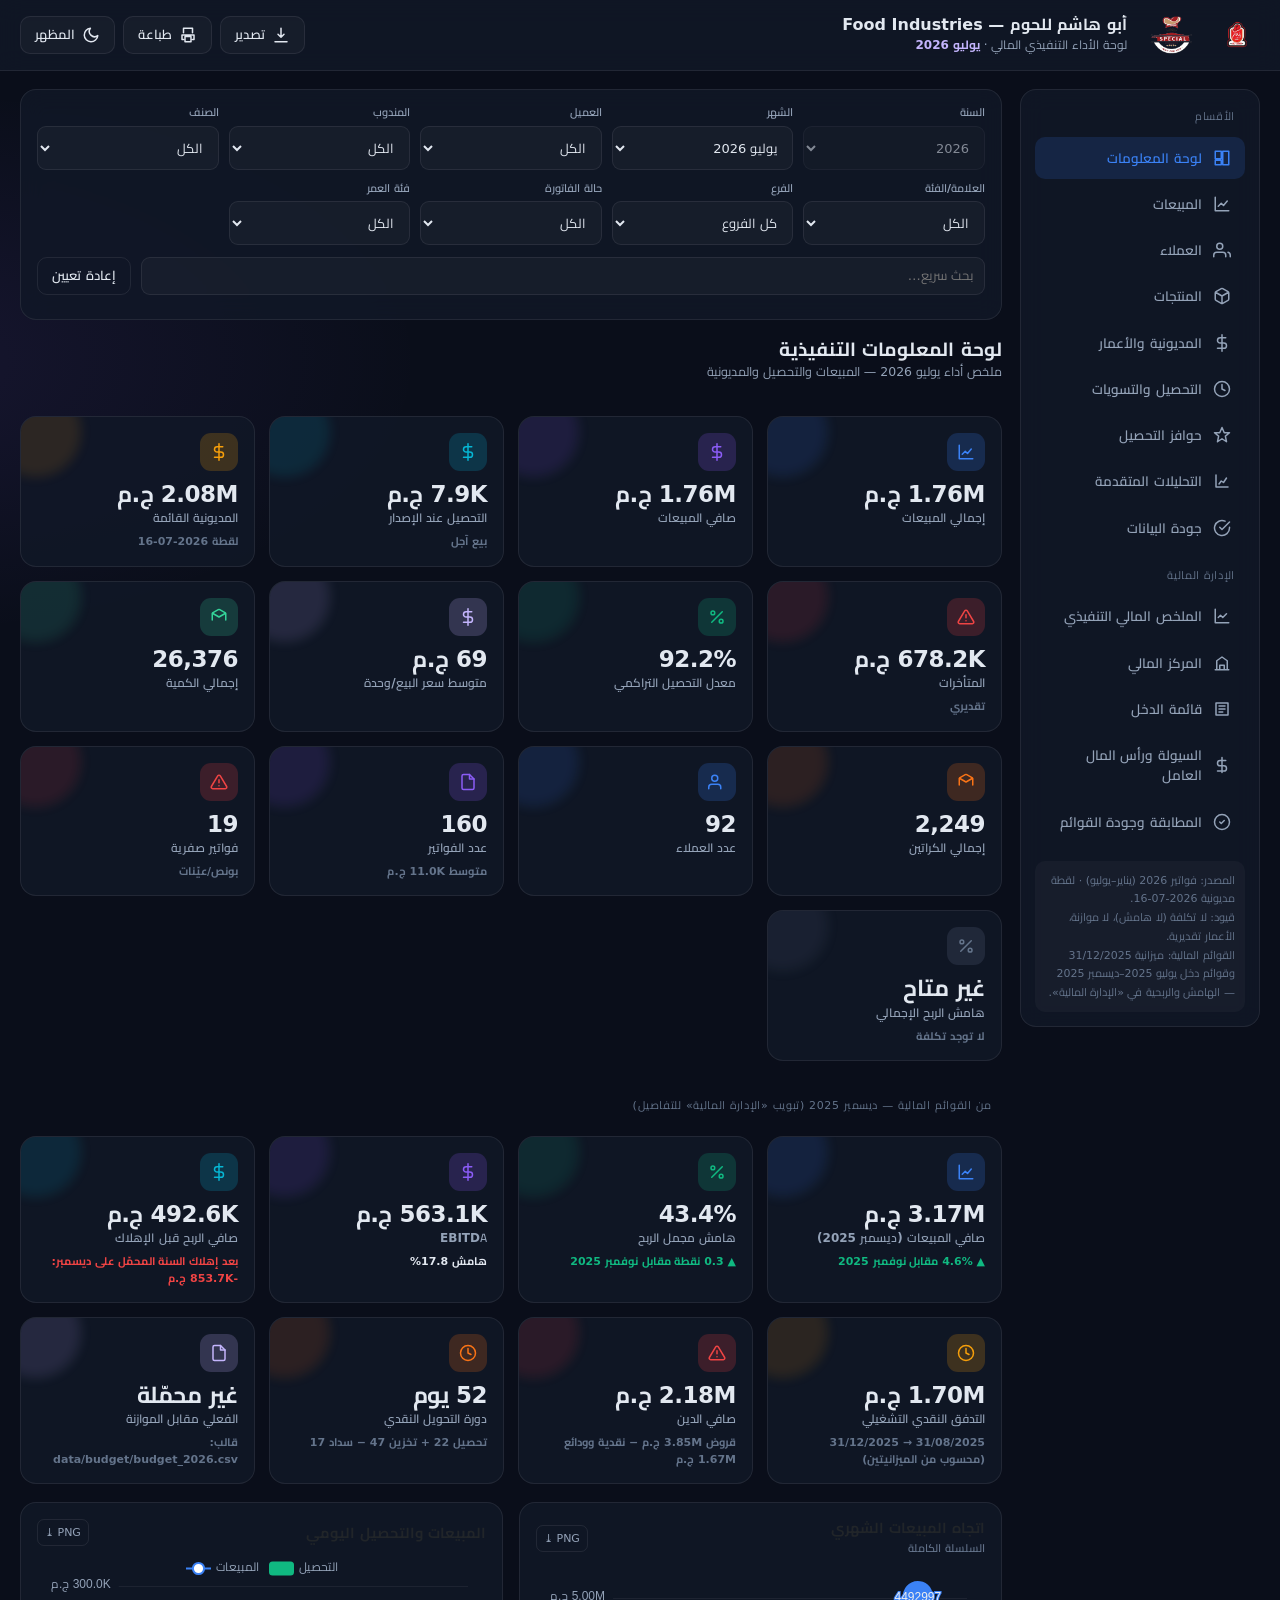
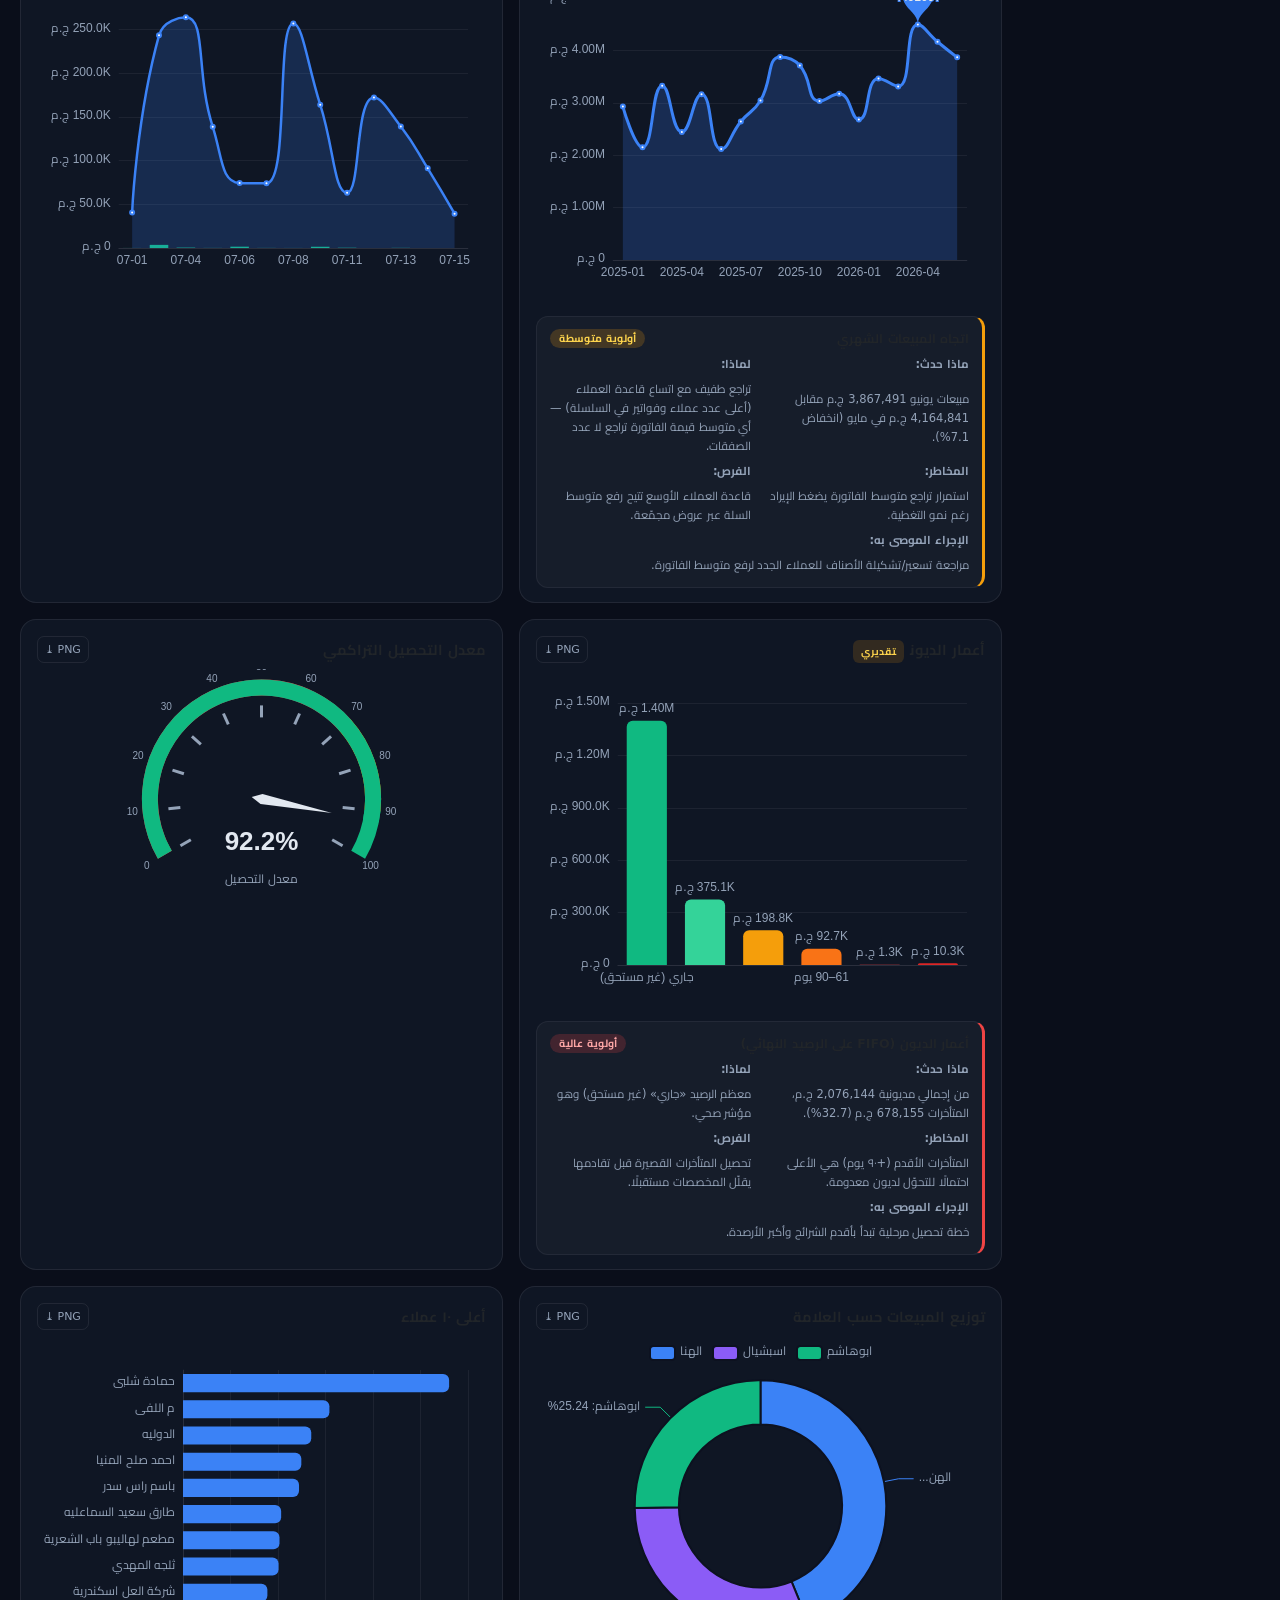
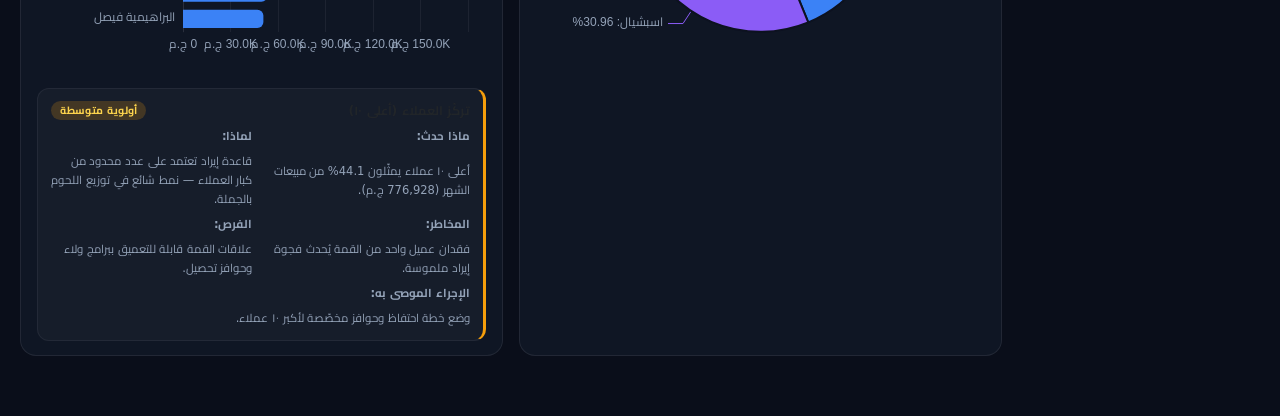
<file: executive_dashboard/index.html>
<!doctype html>
<html lang="ar" dir="rtl">
<head>
<meta charset="utf-8">
<meta name="viewport" content="width=device-width, initial-scale=1">
<title>أبو هاشم للحوم — لوحة الأداء التنفيذي · يونيو ٢٠٢٦</title>

<!-- Vendored, fully offline (no CDN / no backend) -->
<link rel="stylesheet" href="vendor/bootstrap.rtl.min.css">
<link rel="stylesheet" href="vendor/dataTables.dataTables.min.css">
<link rel="stylesheet" href="vendor/buttons.dataTables.min.css">
<link rel="stylesheet" href="style.css">
</head>
<body data-theme="dark">

<!-- ===== Top bar ===== -->
<header class="topbar glass">
  <button id="navToggle" class="icon-btn d-lg-none" aria-label="القائمة">
    <svg viewBox="0 0 24 24" class="ic"><path d="M3 12h18M3 6h18M3 18h18"/></svg>
  </button>
  <div class="brand">
    <div class="brand-logos">
      <img class="brand-logo" src="assets/abohashem-logo.png" alt="أبو هاشم للحوم">
      <img class="brand-logo" src="assets/special-logo.png" alt="Special">
    </div>
    <div class="brand-txt">
      <h1>أبو هاشم للحوم — Food Industries</h1>
      <span class="brand-sub">لوحة الأداء التنفيذي المالي · <b id="periodLabel">يونيو ٢٠٢٦</b></span>
    </div>
  </div>
  <div class="topbar-actions">
    <button class="pill-btn" id="btnExportAll" title="تصدير كل الجداول Excel">
      <svg viewBox="0 0 24 24" class="ic"><path d="M12 3v12m0 0l-4-4m4 4l4-4M4 21h16"/></svg><span>تصدير</span>
    </button>
    <button class="pill-btn" id="btnPrint" title="طباعة / حفظ PDF">
      <svg viewBox="0 0 24 24" class="ic"><path d="M6 9V3h12v6M6 18H4v-6h16v6h-2M8 14h8v7H8z"/></svg><span>طباعة</span>
    </button>
    <button class="pill-btn" id="btnTheme" title="تبديل المظهر">
      <svg viewBox="0 0 24 24" class="ic"><path d="M21 12.8A9 9 0 1111.2 3 7 7 0 0021 12.8z"/></svg><span>المظهر</span>
    </button>
  </div>
</header>

<div class="layout">
  <!-- ===== Sidebar nav ===== -->
  <nav id="sidebar" class="sidebar glass">
    <div class="nav-group-label">الأقسام</div>
    <div class="nav-item active" data-section="overview"><svg viewBox="0 0 24 24" class="ic"><path d="M3 13h8V3H3zM13 21h8V3h-8zM3 21h8v-6H3z"/></svg><span>لوحة المعلومات</span></div>
    <div class="nav-item" data-section="sales"><svg viewBox="0 0 24 24" class="ic"><path d="M3 3v18h18M7 15l4-4 3 3 5-6"/></svg><span>المبيعات</span></div>
    <div class="nav-item" data-section="customers"><svg viewBox="0 0 24 24" class="ic"><path d="M17 21v-2a4 4 0 00-4-4H5a4 4 0 00-4 4v2M9 11a4 4 0 100-8 4 4 0 000 8zM23 21v-2a4 4 0 00-3-3.87"/></svg><span>العملاء</span></div>
    <div class="nav-item" data-section="products"><svg viewBox="0 0 24 24" class="ic"><path d="M21 16V8a2 2 0 00-1-1.73l-7-4a2 2 0 00-2 0l-7 4A2 2 0 003 8v8a2 2 0 001 1.73l7 4a2 2 0 002 0l7-4A2 2 0 0021 16zM3.3 7L12 12l8.7-5M12 22V12"/></svg><span>المنتجات</span></div>
    <div class="nav-item" data-section="receivables"><svg viewBox="0 0 24 24" class="ic"><path d="M12 1v22M17 5H9.5a3.5 3.5 0 000 7h5a3.5 3.5 0 010 7H6"/></svg><span>المديونية والأعمار</span></div>
    <div class="nav-item" data-section="collections"><svg viewBox="0 0 24 24" class="ic"><path d="M12 22a10 10 0 100-20 10 10 0 000 20zM12 6v6l4 2"/></svg><span>التحصيل والتسويات</span></div>
    <div class="nav-item" data-section="bonus"><svg viewBox="0 0 24 24" class="ic"><path d="M12 2l3 7h7l-5.5 4.5L18 21l-6-4-6 4 1.5-7.5L2 9h7z"/></svg><span>حوافز التحصيل</span></div>
    <div class="nav-item" data-section="analytics"><svg viewBox="0 0 24 24" class="ic"><path d="M4 4v16h16M8 16l3-4 3 2 4-6"/></svg><span>التحليلات المتقدمة</span></div>
    <div class="nav-item" data-section="quality"><svg viewBox="0 0 24 24" class="ic"><path d="M22 11.08V12a10 10 0 11-5.93-9.14M22 4L12 14.01l-3-3"/></svg><span>جودة البيانات</span></div>
    <div class="nav-group-label" style="margin-top:10px">الإدارة المالية</div>
    <div class="nav-item" data-section="fin_exec"><svg viewBox="0 0 24 24" class="ic"><path d="M3 3v18h18M7 14l3-3 3 3 5-5"/></svg><span>الملخص المالي التنفيذي</span></div>
    <div class="nav-item" data-section="fin_position"><svg viewBox="0 0 24 24" class="ic"><path d="M3 21h18M5 21V9l7-5 7 5v12M9 21v-6h6v6"/></svg><span>المركز المالي</span></div>
    <div class="nav-item" data-section="fin_income"><svg viewBox="0 0 24 24" class="ic"><path d="M4 4h16v16H4zM8 8h8M8 12h8M8 16h5"/></svg><span>قائمة الدخل</span></div>
    <div class="nav-item" data-section="fin_wc"><svg viewBox="0 0 24 24" class="ic"><path d="M12 2v20M17 6H9.5a3.5 3.5 0 000 7h5a3.5 3.5 0 010 7H6"/></svg><span>السيولة ورأس المال العامل</span></div>
    <div class="nav-item" data-section="fin_quality"><svg viewBox="0 0 24 24" class="ic"><path d="M9 12l2 2 4-4M12 22a10 10 0 110-20 10 10 0 010 20z"/></svg><span>المطابقة وجودة القوائم</span></div>
    <div class="nav-note" id="dataNote"></div>
  </nav>

  <!-- ===== Main ===== -->
  <main class="content">
    <!-- Filter bar -->
    <section class="filterbar glass">
      <div class="filters" id="filters">
        <label>السنة<select id="f_year" disabled><option>2026</option></select></label>
        <label>الشهر<select id="f_month"></select></label>
        <label>العميل<select id="f_customer"><option value="">الكل</option></select></label>
        <label>المندوب<select id="f_rep"><option value="">الكل</option></select></label>
        <label>الصنف<select id="f_item"><option value="">الكل</option></select></label>
        <label>العلامة/الفئة<select id="f_brand"><option value="">الكل</option></select></label>
        <label>الفرع<select id="f_branch"><option value="">كل الفروع</option></select></label>
        <label>حالة الفاتورة<select id="f_status">
          <option value="">الكل</option><option value="unpaid">غير محصّلة</option>
          <option value="paid">محصّلة</option><option value="zero">صفرية</option></select></label>
        <label>فئة العمر<select id="f_aging"><option value="">الكل</option></select></label>
      </div>
      <div class="filter-actions">
        <input type="search" id="globalSearch" class="search-input" placeholder="بحث سريع…">
        <button class="pill-btn ghost" id="btnReset">إعادة تعيين</button>
      </div>
      <div class="chips" id="filterChips"></div>
    </section>

    <!-- Sections are populated by script.js -->
    <div id="sections"></div>
  </main>
</div>

<!-- ===== Drill-through modal ===== -->
<div class="drill-modal" id="drillModal">
  <div class="drill-content glass">
    <div class="drill-head">
      <h2 id="drillTitle">كشف حساب العميل</h2>
      <div style="display:flex;gap:8px;align-items:center">
        <button class="mini-btn" id="drillPrint">⤓ تصدير / طباعة PDF</button>
        <button class="icon-btn" id="drillClose" aria-label="إغلاق">
          <svg viewBox="0 0 24 24" class="ic"><path d="M18 6L6 18M6 6l12 12"/></svg>
        </button>
      </div>
    </div>
    <div id="drillBody"></div>
  </div>
</div>

<div id="toast" class="toast"></div>

<!-- Vendored scripts -->
<script src="vendor/jquery.min.js"></script>
<script src="vendor/bootstrap.bundle.min.js"></script>
<script src="vendor/echarts.min.js"></script>
<script src="vendor/plotly.min.js"></script>
<script src="vendor/jszip.min.js"></script>
<script src="vendor/dataTables.min.js"></script>
<script src="vendor/dataTables.buttons.min.js"></script>
<script src="vendor/buttons.html5.min.js"></script>
<script src="vendor/buttons.print.min.js"></script>
<script src="data.js"></script>
<script src="statements_data.js"></script>
<script src="script.js"></script>
</body>
</html>
</file>
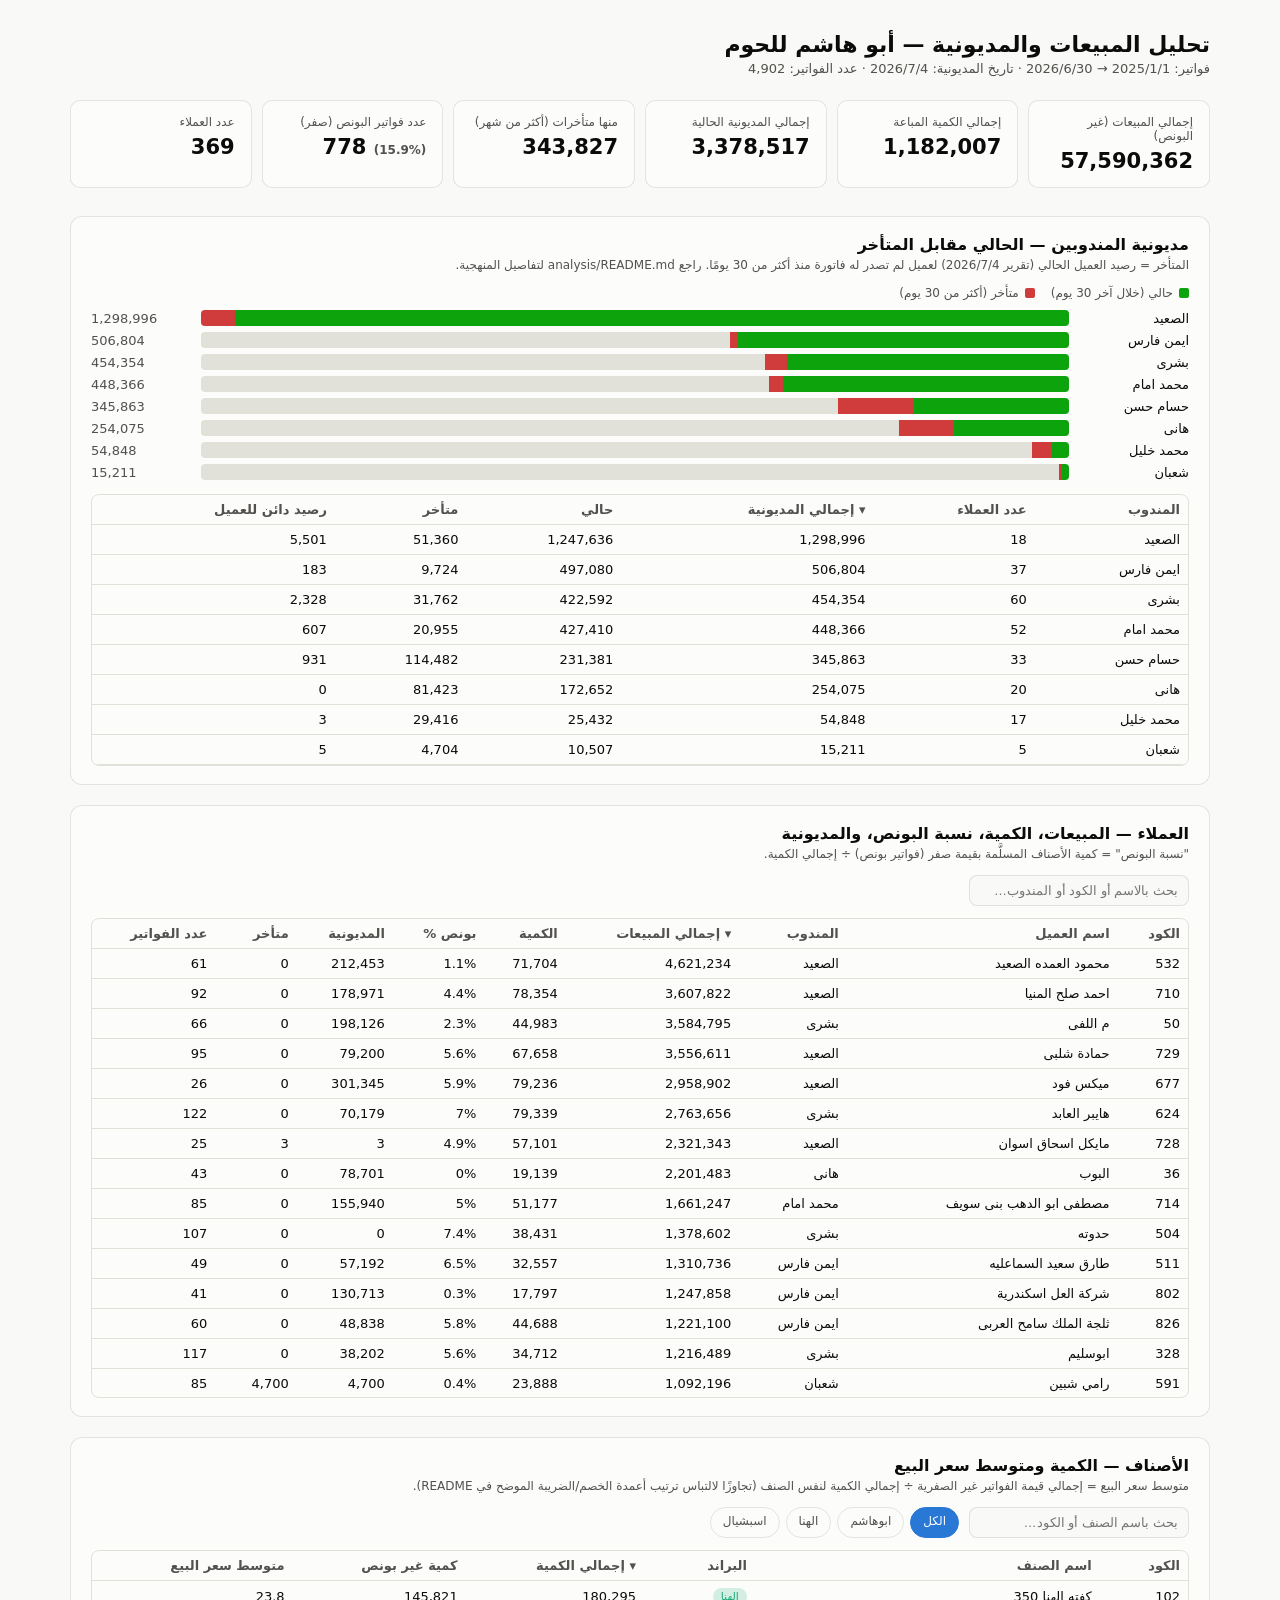
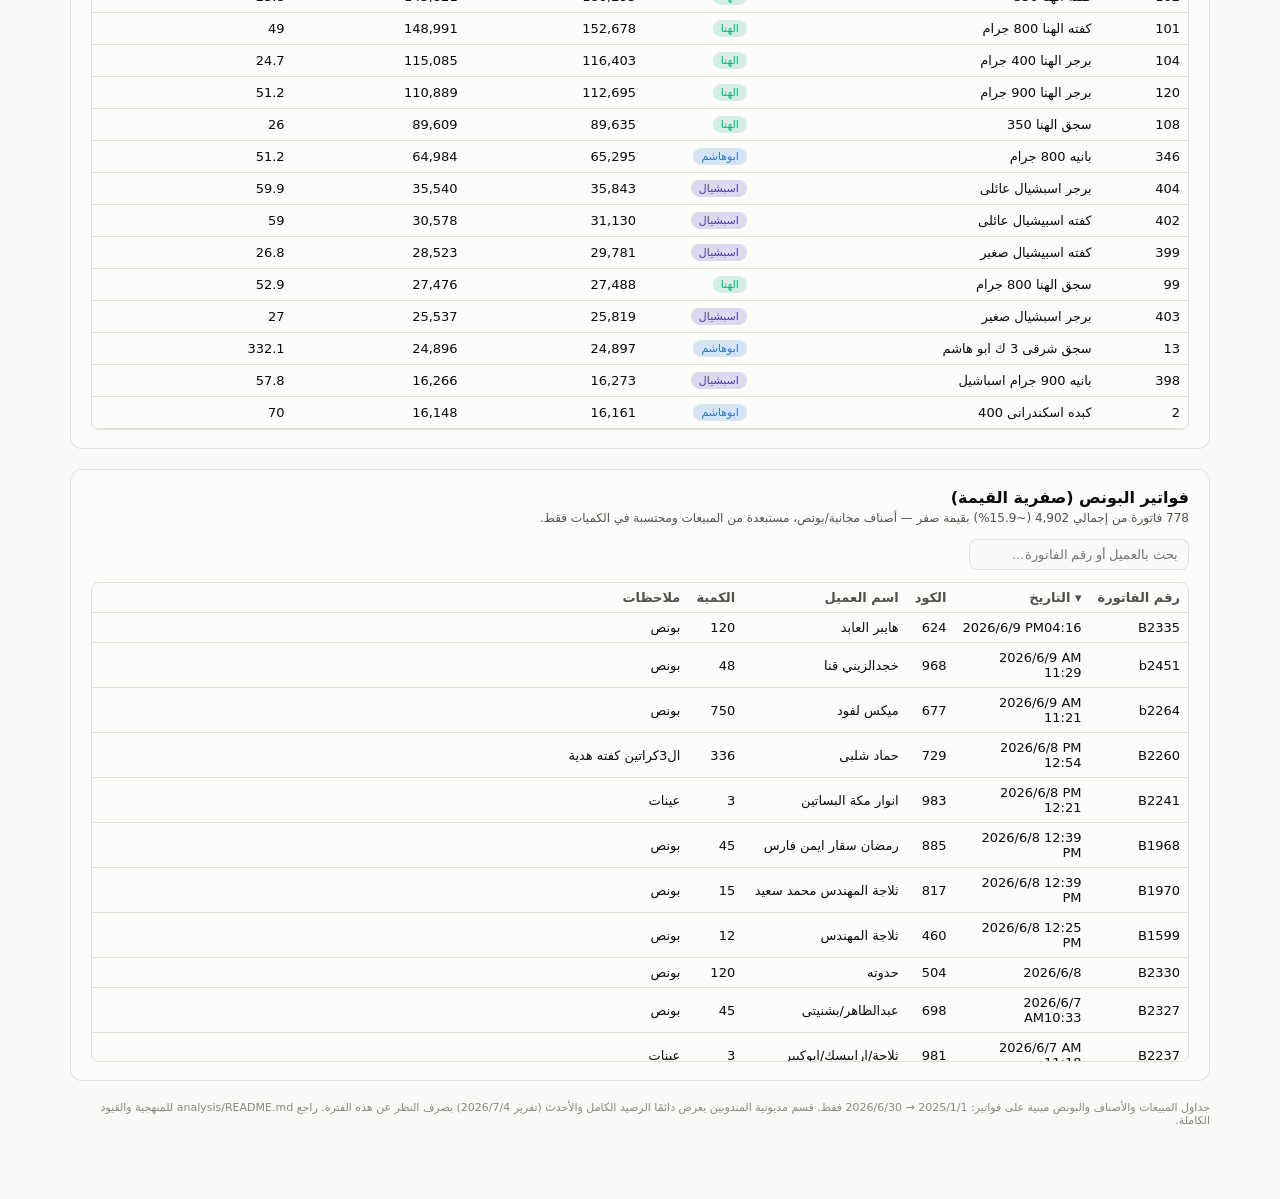
<file: analysis/dashboard.html>
<!doctype html>
<html lang="ar" dir="rtl">
<head>
<meta charset="utf-8">
<meta name="viewport" content="width=device-width, initial-scale=1">
<title>تحليل المبيعات والمديونية — أبو هاشم للحوم</title>
</head>
<body>

<style>
  :root {
    --surface-1: #fcfcfb; --page: #f9f9f7; --text-primary:#0b0b0b; --text-secondary:#52514e;
    --muted:#898781; --grid:#e1e0d9; --baseline:#c3c2b7; --border: rgba(11,11,11,0.10);
    --good:#0ca30c; --critical:#d03b3b; --blue:#2a78d6; --aqua:#1baf7a; --yellow:#eda100; --violet:#4a3aa7;
  }
  @media (prefers-color-scheme: dark) {
    :root {
      --surface-1:#1a1a19; --page:#0d0d0d; --text-primary:#ffffff; --text-secondary:#c3c2b7;
      --muted:#898781; --grid:#2c2c2a; --baseline:#383835; --border: rgba(255,255,255,0.10);
      --good:#0ca30c; --critical:#e66767; --blue:#3987e5; --aqua:#199e70; --yellow:#c98500; --violet:#9085e9;
    }
  }
  :root[data-theme="dark"] {
    --surface-1:#1a1a19; --page:#0d0d0d; --text-primary:#ffffff; --text-secondary:#c3c2b7;
    --grid:#2c2c2a; --baseline:#383835; --border: rgba(255,255,255,0.10);
    --critical:#e66767; --blue:#3987e5; --aqua:#199e70; --yellow:#c98500; --violet:#9085e9;
  }
  :root[data-theme="light"] {
    --surface-1:#fcfcfb; --page:#f9f9f7; --text-primary:#0b0b0b; --text-secondary:#52514e;
    --grid:#e1e0d9; --baseline:#c3c2b7; --border: rgba(11,11,11,0.10);
    --critical:#d03b3b; --blue:#2a78d6; --aqua:#1baf7a; --yellow:#eda100; --violet:#4a3aa7;
  }
  * { box-sizing: border-box; }
  body, .dash { background: var(--page); color: var(--text-primary);
    font-family: system-ui, -apple-system, "Segoe UI", Tahoma, sans-serif; }
  .dash { direction: rtl; max-width: 1180px; margin: 0 auto; padding: 24px 20px 64px; }
  h1 { font-size: 22px; margin: 0 0 4px; }
  .subtitle { color: var(--text-secondary); font-size: 13px; margin-bottom: 24px; }
  .kpis { display: grid; grid-template-columns: repeat(auto-fit, minmax(150px,1fr)); gap: 10px; margin-bottom: 28px; }
  .kpi { background: var(--surface-1); border: 1px solid var(--border); border-radius: 10px; padding: 14px 16px; }
  .kpi .label { color: var(--text-secondary); font-size: 12px; margin-bottom: 6px; }
  .kpi .value { font-size: 21px; font-weight: 600; font-variant-numeric: tabular-nums; direction: ltr; text-align: right; }
  section { background: var(--surface-1); border: 1px solid var(--border); border-radius: 12px;
    padding: 18px 20px; margin-bottom: 20px; }
  section h2 { font-size: 16px; margin: 0 0 4px; }
  section .note { color: var(--text-secondary); font-size: 12px; margin-bottom: 14px; }
  .legend { display:flex; gap:16px; font-size:12px; color:var(--text-secondary); margin-bottom:10px; }
  .legend span { display:inline-flex; align-items:center; gap:6px; }
  .swatch { width:10px; height:10px; border-radius:2px; display:inline-block; }
  .barrow { display:grid; grid-template-columns: 110px 1fr 100px; align-items:center; gap:10px; margin:6px 0; font-size:13px; }
  .barrow .name { color: var(--text-primary); }
  .barrow .track { height: 16px; background: var(--grid); border-radius: 4px; overflow:hidden; display:flex; }
  .barrow .seg.current { background: var(--good); }
  .barrow .seg.arrears { background: var(--critical); }
  .barrow .total { text-align:left; direction:ltr; font-variant-numeric: tabular-nums; color: var(--text-secondary); }
  table { width:100%; border-collapse: collapse; font-size: 13px; }
  th, td { padding: 7px 8px; border-bottom: 1px solid var(--grid); text-align: right; }
  th { color: var(--text-secondary); font-weight: 600; cursor: pointer; user-select: none; white-space: nowrap; }
  th.sorted::after { content: " \25BE"; }
  td.num, th.num { direction: ltr; text-align: right; font-variant-numeric: tabular-nums; }
  .tablewrap { max-height: 480px; overflow: auto; border: 1px solid var(--grid); border-radius: 8px; }
  .controls { display:flex; gap:10px; margin-bottom: 12px; flex-wrap: wrap; }
  input[type=text] { background: var(--page); border: 1px solid var(--border); color: var(--text-primary);
    border-radius: 8px; padding: 7px 10px; font-size: 13px; min-width: 220px; }
  .tabs { display:flex; gap:6px; }
  .tab { padding: 6px 12px; border-radius: 999px; border: 1px solid var(--border); font-size: 12px; cursor: pointer; color: var(--text-secondary); }
  .tab.active { background: var(--blue); color: #fff; border-color: var(--blue); }
  .badge { display:inline-block; padding: 2px 8px; border-radius: 999px; font-size: 11px; }
  .badge.ابوهاشم { background: color-mix(in srgb, var(--blue) 18%, transparent); color: var(--blue); }
  .badge.الهنا { background: color-mix(in srgb, var(--aqua) 18%, transparent); color: var(--aqua); }
  .badge.اسبشيال { background: color-mix(in srgb, var(--violet) 18%, transparent); color: var(--violet); }
  .pct-bad { color: var(--critical); }
  footer { color: var(--muted); font-size: 11px; margin-top: 10px; }
</style>

<div class="dash">
  <h1>تحليل المبيعات والمديونية — أبو هاشم للحوم</h1>
  <div class="subtitle">فواتير: 2025/1/1 → 2026/6/30 · تاريخ المديونية: 2026/7/4 · عدد الفواتير: 4,902</div>

  <div class="kpis">
    <div class="kpi"><div class="label">إجمالي المبيعات (غير البونص)</div><div class="value">57,590,362</div></div>
    <div class="kpi"><div class="label">إجمالي الكمية المباعة</div><div class="value">1,182,007</div></div>
    <div class="kpi"><div class="label">إجمالي المديونية الحالية</div><div class="value">3,378,517</div></div>
    <div class="kpi"><div class="label">منها متأخرات (أكثر من شهر)</div><div class="value">343,827</div></div>
    <div class="kpi"><div class="label">عدد فواتير البونص (صفر)</div><div class="value">778 <span style="font-size:12px;color:var(--text-secondary)">(15.9%)</span></div></div>
    <div class="kpi"><div class="label">عدد العملاء</div><div class="value">369</div></div>
  </div>

  <section>
    <h2>مديونية المندوبين — الحالي مقابل المتأخر</h2>
    <div class="note">المتأخر = رصيد العميل الحالي (تقرير 2026/7/4) لعميل لم تصدر له فاتورة منذ أكثر من 30 يومًا. راجع analysis/README.md لتفاصيل المنهجية.</div>
    <div class="legend">
      <span><span class="swatch" style="background:var(--good)"></span> حالي (خلال آخر 30 يوم)</span>
      <span><span class="swatch" style="background:var(--critical)"></span> متأخر (أكثر من 30 يوم)</span>
    </div>
    <div id="rep-chart"></div>
    <div class="tablewrap" style="margin-top:14px;">
      <table id="rep-table"></table>
    </div>
  </section>

  <section>
    <h2>العملاء — المبيعات، الكمية، نسبة البونص، والمديونية</h2>
    <div class="note">"نسبة البونص" = كمية الأصناف المسلَّمة بقيمة صفر (فواتير بونص) ÷ إجمالي الكمية.</div>
    <div class="controls">
      <input type="text" id="cust-filter" placeholder="بحث بالاسم أو الكود أو المندوب…">
    </div>
    <div class="tablewrap">
      <table id="cust-table"></table>
    </div>
  </section>

  <section>
    <h2>الأصناف — الكمية ومتوسط سعر البيع</h2>
    <div class="note">متوسط سعر البيع = إجمالي قيمة الفواتير غير الصفرية ÷ إجمالي الكمية لنفس الصنف (تجاوزًا لالتباس ترتيب أعمدة الخصم/الضريبة الموضح في README).</div>
    <div class="controls">
      <input type="text" id="item-filter" placeholder="بحث باسم الصنف أو الكود…">
      <div class="tabs" id="brand-tabs"></div>
    </div>
    <div class="tablewrap">
      <table id="item-table"></table>
    </div>
  </section>

  <section>
    <h2>فواتير البونص (صفرية القيمة)</h2>
    <div class="note">778 فاتورة من إجمالي 4,902 (~15.9%) بقيمة صفر — أصناف مجانية/بونص، مستبعدة من المبيعات ومحتسبة في الكميات فقط.</div>
    <div class="controls">
      <input type="text" id="zero-filter" placeholder="بحث بالعميل أو رقم الفاتورة…">
    </div>
    <div class="tablewrap">
      <table id="zero-table"></table>
    </div>
  </section>

  <footer>جداول المبيعات والأصناف والبونص مبنية على فواتير: 2025/1/1 → 2026/6/30 فقط. قسم مديونية المندوبين يعرض دائمًا الرصيد الكامل والأحدث (تقرير 2026/7/4) بصرف النظر عن هذه الفترة. راجع analysis/README.md للمنهجية والقيود الكاملة.</footer>
</div>

<script>
const REP = [{"rep": "الصعيد", "debt_pdf_snapshot_net_2026_07_04": 1293494.68, "total_debt": 1298995.93, "current_amount": 1247635.9, "arrears_amount": 51360.03, "total_credit_balance": 5501.25, "customer_count": 18.0}, {"rep": "ايمن فارس", "debt_pdf_snapshot_net_2026_07_04": 506621.3, "total_debt": 506804.28, "current_amount": 497080.34, "arrears_amount": 9723.94, "total_credit_balance": 182.98, "customer_count": 37.0}, {"rep": "بشرى", "debt_pdf_snapshot_net_2026_07_04": 452026.05, "total_debt": 454354.3, "current_amount": 422591.93, "arrears_amount": 31762.370000000003, "total_credit_balance": 2328.25, "customer_count": 60.0}, {"rep": "محمد امام", "debt_pdf_snapshot_net_2026_07_04": 447758.81, "total_debt": 448365.51, "current_amount": 427410.15, "arrears_amount": 20955.36, "total_credit_balance": 606.7, "customer_count": 52.0}, {"rep": "حسام حسن", "debt_pdf_snapshot_net_2026_07_04": 344932.25, "total_debt": 345862.92, "current_amount": 231380.94, "arrears_amount": 114481.98, "total_credit_balance": 930.67, "customer_count": 33.0}, {"rep": "هانى", "debt_pdf_snapshot_net_2026_07_04": 254075.04, "total_debt": 254075.24, "current_amount": 172652.37, "arrears_amount": 81422.87, "total_credit_balance": 0.2, "customer_count": 20.0}, {"rep": "محمد خليل", "debt_pdf_snapshot_net_2026_07_04": 54844.82, "total_debt": 54847.82, "current_amount": 25431.57, "arrears_amount": 29416.25, "total_credit_balance": 3.0, "customer_count": 17.0}, {"rep": "شعبان", "debt_pdf_snapshot_net_2026_07_04": 15206.37, "total_debt": 15210.87, "current_amount": 10506.87, "arrears_amount": 4704.0, "total_credit_balance": 4.5, "customer_count": 5.0}];
const CUST = [{"customer_code": "532", "customer_name": "محمود العمده الصعيد", "sales_value": 4621233.63, "total_qty": 71704.0, "bonus_qty": 768.0, "bonus_pct": 1.0710699542563873, "invoice_count": 61.0, "zero_invoice_count": 5.0, "rep": "الصعيد", "last_invoice_date": "2026-06-21", "debt_amount": 212452.62, "credit_balance": 0.0, "current_amount": 212452.62, "arrears_amount": 0.0}, {"customer_code": "710", "customer_name": "احمد صلح المنيا", "sales_value": 3607821.95, "total_qty": 78354.0, "bonus_qty": 3459.0, "bonus_pct": 4.414579983153381, "invoice_count": 92.0, "zero_invoice_count": 20.0, "rep": "الصعيد", "last_invoice_date": "2026-06-21", "debt_amount": 178970.85, "credit_balance": 0.0, "current_amount": 178970.85, "arrears_amount": 0.0}, {"customer_code": "50", "customer_name": "م اللفى", "sales_value": 3584795.44, "total_qty": 44983.0, "bonus_qty": 1034.0, "bonus_pct": 2.298646155214192, "invoice_count": 66.0, "zero_invoice_count": 17.0, "rep": "بشرى", "last_invoice_date": "2026-06-30", "debt_amount": 198125.75, "credit_balance": 0.0, "current_amount": 198125.75, "arrears_amount": 0.0}, {"customer_code": "729", "customer_name": "حمادة شلبى", "sales_value": 3556610.755, "total_qty": 67658.0, "bonus_qty": 3756.0, "bonus_pct": 5.551449939401105, "invoice_count": 95.0, "zero_invoice_count": 29.0, "rep": "الصعيد", "last_invoice_date": "2026-06-21", "debt_amount": 79199.66, "credit_balance": 0.0, "current_amount": 79199.66, "arrears_amount": 0.0}, {"customer_code": "677", "customer_name": "ميكس فود", "sales_value": 2958901.83, "total_qty": 79236.0, "bonus_qty": 4692.0, "bonus_pct": 5.921550810237771, "invoice_count": 26.0, "zero_invoice_count": 11.0, "rep": "الصعيد", "last_invoice_date": "2026-06-09", "debt_amount": 301345.46, "credit_balance": 0.0, "current_amount": 301345.46, "arrears_amount": 0.0}, {"customer_code": "624", "customer_name": "هايبر العابد", "sales_value": 2763656.4, "total_qty": 79339.0, "bonus_qty": 5518.0, "bonus_pct": 6.954965401630976, "invoice_count": 122.0, "zero_invoice_count": 57.0, "rep": "بشرى", "last_invoice_date": "2026-06-30", "debt_amount": 70178.86, "credit_balance": 0.0, "current_amount": 70178.86, "arrears_amount": 0.0}, {"customer_code": "728", "customer_name": "مايكل اسحاق اسوان", "sales_value": 2321342.96, "total_qty": 57101.0, "bonus_qty": 2778.0, "bonus_pct": 4.865063659130313, "invoice_count": 25.0, "zero_invoice_count": 11.0, "rep": "الصعيد", "last_invoice_date": "2026-05-07", "debt_amount": 3.09, "credit_balance": 0.0, "current_amount": 0.0, "arrears_amount": 3.09}, {"customer_code": "36", "customer_name": "البوب", "sales_value": 2201483.4, "total_qty": 19139.0, "bonus_qty": 0.0, "bonus_pct": 0.0, "invoice_count": 43.0, "zero_invoice_count": 0.0, "rep": "هانى", "last_invoice_date": "2026-06-29", "debt_amount": 78701.2, "credit_balance": 0.0, "current_amount": 78701.2, "arrears_amount": 0.0}, {"customer_code": "714", "customer_name": "مصطفى ابو الدهب بنى سويف", "sales_value": 1661247.3, "total_qty": 51177.0, "bonus_qty": 2548.0, "bonus_pct": 4.978799069894679, "invoice_count": 85.0, "zero_invoice_count": 32.0, "rep": "محمد امام", "last_invoice_date": "2026-06-15", "debt_amount": 155939.79, "credit_balance": 0.0, "current_amount": 155939.79, "arrears_amount": 0.0}, {"customer_code": "504", "customer_name": "حدوته", "sales_value": 1378601.94, "total_qty": 38431.0, "bonus_qty": 2862.0, "bonus_pct": 7.447113007728136, "invoice_count": 107.0, "zero_invoice_count": 50.0, "rep": "بشرى", "last_invoice_date": "2026-06-08", "debt_amount": 0.0, "credit_balance": 26.3, "current_amount": 0.0, "arrears_amount": 0.0}, {"customer_code": "511", "customer_name": "طارق سعيد السماعليه", "sales_value": 1310736.41, "total_qty": 32557.0, "bonus_qty": 2118.0, "bonus_pct": 6.505513407254967, "invoice_count": 49.0, "zero_invoice_count": 24.0, "rep": "ايمن فارس", "last_invoice_date": "2026-06-11", "debt_amount": 57192.46, "credit_balance": 0.0, "current_amount": 57192.46, "arrears_amount": 0.0}, {"customer_code": "802", "customer_name": "شركة العل اسكندرية", "sales_value": 1247858.29, "total_qty": 17797.0, "bonus_qty": 51.0, "bonus_pct": 0.2865651514300163, "invoice_count": 41.0, "zero_invoice_count": 4.0, "rep": "ايمن فارس", "last_invoice_date": "2026-06-13", "debt_amount": 130712.57, "credit_balance": 0.0, "current_amount": 130712.57, "arrears_amount": 0.0}, {"customer_code": "826", "customer_name": "ثلجة الملك سامح العربى", "sales_value": 1221099.93, "total_qty": 44688.0, "bonus_qty": 2598.0, "bonus_pct": 5.813641245972073, "invoice_count": 60.0, "zero_invoice_count": 16.0, "rep": "ايمن فارس", "last_invoice_date": "2026-06-27", "debt_amount": 48837.85, "credit_balance": 0.0, "current_amount": 48837.85, "arrears_amount": 0.0}, {"customer_code": "328", "customer_name": "ابوسليم", "sales_value": 1216489.12, "total_qty": 34712.0, "bonus_qty": 1958.0, "bonus_pct": 5.640700622263195, "invoice_count": 117.0, "zero_invoice_count": 39.0, "rep": "بشرى", "last_invoice_date": "2026-06-24", "debt_amount": 38201.64, "credit_balance": 0.0, "current_amount": 38201.64, "arrears_amount": 0.0}, {"customer_code": "591", "customer_name": "رامي شبين", "sales_value": 1092196.2, "total_qty": 23888.0, "bonus_qty": 105.0, "bonus_pct": 0.43955123911587407, "invoice_count": 85.0, "zero_invoice_count": 9.0, "rep": "شعبان", "last_invoice_date": "2026-05-18", "debt_amount": 4700.0, "credit_balance": 0.0, "current_amount": 0.0, "arrears_amount": 4700.0}, {"customer_code": "455", "customer_name": "ثلجه المهدي", "sales_value": 899819.1, "total_qty": 19573.0, "bonus_qty": 636.0, "bonus_pct": 3.249374137842947, "invoice_count": 56.0, "zero_invoice_count": 11.0, "rep": "محمد امام", "last_invoice_date": "2026-06-24", "debt_amount": 189289.75, "credit_balance": 0.0, "current_amount": 189289.75, "arrears_amount": 0.0}, {"customer_code": "674", "customer_name": "ابو لطفى", "sales_value": 809535.67, "total_qty": 10689.0, "bonus_qty": 0.0, "bonus_pct": 0.0, "invoice_count": 99.0, "zero_invoice_count": 0.0, "rep": "شعبان", "last_invoice_date": "2026-06-29", "debt_amount": 9456.87, "credit_balance": 0.0, "current_amount": 9456.87, "arrears_amount": 0.0}, {"customer_code": "438", "customer_name": "ثلجه السيد الوكيل القرين", "sales_value": 653061.23, "total_qty": 17462.0, "bonus_qty": 912.0, "bonus_pct": 5.222769442217387, "invoice_count": 93.0, "zero_invoice_count": 42.0, "rep": "بشرى", "last_invoice_date": "2026-06-23", "debt_amount": 29564.71, "credit_balance": 0.0, "current_amount": 29564.71, "arrears_amount": 0.0}, {"customer_code": "4", "customer_name": "مترو", "sales_value": 652124.5, "total_qty": 8672.0, "bonus_qty": 0.0, "bonus_pct": 0.0, "invoice_count": 45.0, "zero_invoice_count": 0.0, "rep": "هانى", "last_invoice_date": "2026-05-24", "debt_amount": 29946.36, "credit_balance": 0.0, "current_amount": 0.0, "arrears_amount": 29946.36}, {"customer_code": "786", "customer_name": "م العزالى م امام", "sales_value": 617142.51, "total_qty": 18768.0, "bonus_qty": 699.0, "bonus_pct": 3.7244245524296677, "invoice_count": 83.0, "zero_invoice_count": 13.0, "rep": "محمد امام", "last_invoice_date": "2026-06-25", "debt_amount": 6714.02, "credit_balance": 0.0, "current_amount": 6714.02, "arrears_amount": 0.0}, {"customer_code": "884", "customer_name": "ثلجه الوادي", "sales_value": 609996.95, "total_qty": 10367.0, "bonus_qty": 225.0, "bonus_pct": 2.1703482203144593, "invoice_count": 11.0, "zero_invoice_count": 2.0, "rep": "ايمن فارس", "last_invoice_date": "2026-06-18", "debt_amount": 92572.75, "credit_balance": 0.0, "current_amount": 92572.75, "arrears_amount": 0.0}, {"customer_code": "10", "customer_name": "المحل ابو هاشم", "sales_value": 605018.66, "total_qty": 7825.74, "bonus_qty": 0.0, "bonus_pct": 0.0, "invoice_count": 203.0, "zero_invoice_count": 0.0, "rep": "هانى", "last_invoice_date": "2026-06-30", "debt_amount": 14042.17, "credit_balance": 0.0, "current_amount": 14042.17, "arrears_amount": 0.0}, {"customer_code": "772", "customer_name": "تامر الغربية", "sales_value": 597195.1, "total_qty": 12210.0, "bonus_qty": 385.0, "bonus_pct": 3.153153153153153, "invoice_count": 61.0, "zero_invoice_count": 26.0, "rep": "ايمن فارس", "last_invoice_date": "2026-06-23", "debt_amount": 7036.85, "credit_balance": 0.0, "current_amount": 7036.85, "arrears_amount": 0.0}, {"customer_code": "561", "customer_name": "احمد الرفاعي بردين", "sales_value": 570740.0, "total_qty": 1890.0, "bonus_qty": 58.0, "bonus_pct": 3.068783068783069, "invoice_count": 64.0, "zero_invoice_count": 16.0, "rep": "بشرى", "last_invoice_date": "2026-06-29", "debt_amount": 37738.3, "credit_balance": 0.0, "current_amount": 37738.3, "arrears_amount": 0.0}, {"customer_code": "693", "customer_name": "م فوزى", "sales_value": 563492.1, "total_qty": 1815.0, "bonus_qty": 0.0, "bonus_pct": 0.0, "invoice_count": 56.0, "zero_invoice_count": 0.0, "rep": "شعبان", "last_invoice_date": "2026-06-25", "debt_amount": 0.0, "credit_balance": 4.5, "current_amount": 0.0, "arrears_amount": 0.0}, {"customer_code": "502", "customer_name": "ثلجه بوجه", "sales_value": 558025.71, "total_qty": 17236.0, "bonus_qty": 885.0, "bonus_pct": 5.134601995822697, "invoice_count": 84.0, "zero_invoice_count": 30.0, "rep": "بشرى", "last_invoice_date": "2026-06-13", "debt_amount": 0.0, "credit_balance": 1635.8, "current_amount": 0.0, "arrears_amount": 0.0}, {"customer_code": "698", "customer_name": "عبد الظاهر بشنيتى", "sales_value": 519135.26, "total_qty": 16432.0, "bonus_qty": 637.0, "bonus_pct": 3.8765822784810124, "invoice_count": 63.0, "zero_invoice_count": 20.0, "rep": "بشرى", "last_invoice_date": "2026-06-16", "debt_amount": 22087.16, "credit_balance": 0.0, "current_amount": 22087.16, "arrears_amount": 0.0}, {"customer_code": "922", "customer_name": "مصطفى عبدالمجيد", "sales_value": 502685.5, "total_qty": 9669.0, "bonus_qty": 570.0, "bonus_pct": 5.89512876202296, "invoice_count": 8.0, "zero_invoice_count": 2.0, "rep": "الصعيد", "last_invoice_date": "2026-06-15", "debt_amount": 240875.5, "credit_balance": 0.0, "current_amount": 240875.5, "arrears_amount": 0.0}, {"customer_code": "718", "customer_name": "احمد عبود ( النور )", "sales_value": 498332.315, "total_qty": 3227.0, "bonus_qty": 92.0, "bonus_pct": 2.850945150294391, "invoice_count": 50.0, "zero_invoice_count": 16.0, "rep": "بشرى", "last_invoice_date": "2026-06-23", "debt_amount": 19996.71, "credit_balance": 0.0, "current_amount": 19996.71, "arrears_amount": 0.0}, {"customer_code": "776", "customer_name": "يوسف سعد الدايل مطروح", "sales_value": 475761.265, "total_qty": 12068.0, "bonus_qty": 189.0, "bonus_pct": 1.5661252900232019, "invoice_count": 18.0, "zero_invoice_count": 5.0, "rep": "محمد امام", "last_invoice_date": "2026-06-21", "debt_amount": 5836.27, "credit_balance": 0.0, "current_amount": 5836.27, "arrears_amount": 0.0}, {"customer_code": "712", "customer_name": "العالمية كفر الشيخ", "sales_value": 469788.77, "total_qty": 20100.0, "bonus_qty": 1200.0, "bonus_pct": 5.970149253731343, "invoice_count": 19.0, "zero_invoice_count": 7.0, "rep": "ايمن فارس", "last_invoice_date": "2025-06-19", "debt_amount": 0.22, "credit_balance": 0.0, "current_amount": 0.0, "arrears_amount": 0.22}, {"customer_code": "852", "customer_name": "الحاج كفلى خفاجى", "sales_value": 451541.18, "total_qty": 9291.0, "bonus_qty": 96.0, "bonus_pct": 1.0332579916047788, "invoice_count": 8.0, "zero_invoice_count": 1.0, "rep": "الصعيد", "last_invoice_date": "2026-05-25", "debt_amount": 46376.27, "credit_balance": 0.0, "current_amount": 0.0, "arrears_amount": 46376.27}, {"customer_code": "47", "customer_name": "سامح توفيق", "sales_value": 414479.0, "total_qty": 1347.0, "bonus_qty": 0.0, "bonus_pct": 0.0, "invoice_count": 25.0, "zero_invoice_count": 0.0, "rep": "هانى", "last_invoice_date": "2026-06-15", "debt_amount": 67393.0, "credit_balance": 0.0, "current_amount": 67393.0, "arrears_amount": 0.0}, {"customer_code": "918", "customer_name": "مصطفى قمر بنى سويف", "sales_value": 385791.63, "total_qty": 8399.0, "bonus_qty": 210.0, "bonus_pct": 2.5002976544826767, "invoice_count": 10.0, "zero_invoice_count": 2.0, "rep": "الصعيد", "last_invoice_date": "2026-06-17", "debt_amount": 232542.31, "credit_balance": 0.0, "current_amount": 232542.31, "arrears_amount": 0.0}, {"customer_code": "6", "customer_name": "احمد عبد الفتاح", "sales_value": 384094.36, "total_qty": 11740.0, "bonus_qty": 0.0, "bonus_pct": 0.0, "invoice_count": 12.0, "zero_invoice_count": 0.0, "rep": "بشرى", "last_invoice_date": "2025-04-16", "debt_amount": 11981.41, "credit_balance": 0.0, "current_amount": 0.0, "arrears_amount": 11981.41}, {"customer_code": "784", "customer_name": "جزارة السعيد م سعيد", "sales_value": 372425.88, "total_qty": 1601.0, "bonus_qty": 0.0, "bonus_pct": 0.0, "invoice_count": 32.0, "zero_invoice_count": 0.0, "rep": "ايمن فارس", "last_invoice_date": "2026-06-25", "debt_amount": 26384.88, "credit_balance": 0.0, "current_amount": 26384.88, "arrears_amount": 0.0}, {"customer_code": "890", "customer_name": "الحاج م حامد شرم الشيخ", "sales_value": 348843.5, "total_qty": 2452.0, "bonus_qty": 0.0, "bonus_pct": 0.0, "invoice_count": 8.0, "zero_invoice_count": 0.0, "rep": "ايمن فارس", "last_invoice_date": "2026-06-28", "debt_amount": 51605.36, "credit_balance": 0.0, "current_amount": 51605.36, "arrears_amount": 0.0}, {"customer_code": "778", "customer_name": "المصطفى كفر حكيم", "sales_value": 345081.87, "total_qty": 6990.0, "bonus_qty": 126.0, "bonus_pct": 1.8025751072961373, "invoice_count": 45.0, "zero_invoice_count": 10.0, "rep": "محمد امام", "last_invoice_date": "2026-06-27", "debt_amount": 21622.94, "credit_balance": 0.0, "current_amount": 21622.94, "arrears_amount": 0.0}, {"customer_code": "790", "customer_name": "ثلجة الصقر السويس", "sales_value": 327439.49, "total_qty": 9871.0, "bonus_qty": 271.0, "bonus_pct": 2.7454158646540368, "invoice_count": 42.0, "zero_invoice_count": 16.0, "rep": "ايمن فارس", "last_invoice_date": "2026-06-23", "debt_amount": 26569.27, "credit_balance": 0.0, "current_amount": 26569.27, "arrears_amount": 0.0}, {"customer_code": "1", "customer_name": "عميل نقدى", "sales_value": 322473.35, "total_qty": 2913.64, "bonus_qty": 94.0, "bonus_pct": 3.2262050218970084, "invoice_count": 600.0, "zero_invoice_count": 6.0, "rep": "غير محدد", "last_invoice_date": null, "debt_amount": 0.0, "credit_balance": 0.0, "current_amount": 0.0, "arrears_amount": 0.0}, {"customer_code": "3", "customer_name": "السرجانى", "sales_value": 285723.95, "total_qty": 3889.4700000000003, "bonus_qty": 12.0, "bonus_pct": 0.308525326072704, "invoice_count": 44.0, "zero_invoice_count": 12.0, "rep": "هانى", "last_invoice_date": "2026-05-07", "debt_amount": 27092.1, "credit_balance": 0.0, "current_amount": 0.0, "arrears_amount": 27092.1}, {"customer_code": "962", "customer_name": "الدوليه", "sales_value": 269460.45, "total_qty": 4586.0, "bonus_qty": 45.0, "bonus_pct": 0.981247274313127, "invoice_count": 10.0, "zero_invoice_count": 1.0, "rep": "حسام حسن", "last_invoice_date": "2026-06-24", "debt_amount": 151628.8, "credit_balance": 0.0, "current_amount": 151628.8, "arrears_amount": 0.0}, {"customer_code": "774", "customer_name": "رضا علوان م سعيد", "sales_value": 265227.08, "total_qty": 5607.0, "bonus_qty": 228.0, "bonus_pct": 4.066345639379347, "invoice_count": 43.0, "zero_invoice_count": 14.0, "rep": "ايمن فارس", "last_invoice_date": "2026-04-23", "debt_amount": 741.59, "credit_balance": 0.0, "current_amount": 0.0, "arrears_amount": 741.59}, {"customer_code": "460", "customer_name": "ثلجه المهندس", "sales_value": 255271.61, "total_qty": 5349.0, "bonus_qty": 102.0, "bonus_pct": 1.9068984856982614, "invoice_count": 33.0, "zero_invoice_count": 7.0, "rep": "محمد امام", "last_invoice_date": "2026-06-28", "debt_amount": 0.0, "credit_balance": 19.66, "current_amount": 0.0, "arrears_amount": 0.0}, {"customer_code": "820", "customer_name": "ام هايدى م بشرى", "sales_value": 242882.0, "total_qty": 742.0, "bonus_qty": 0.0, "bonus_pct": 0.0, "invoice_count": 20.0, "zero_invoice_count": 0.0, "rep": "بشرى", "last_invoice_date": "2026-06-15", "debt_amount": 2.0, "credit_balance": 0.0, "current_amount": 2.0, "arrears_amount": 0.0}, {"customer_code": "654", "customer_name": "تلجة شريف الكابتن ابو كبير", "sales_value": 228172.6, "total_qty": 2646.0, "bonus_qty": 15.0, "bonus_pct": 0.5668934240362812, "invoice_count": 33.0, "zero_invoice_count": 1.0, "rep": "بشرى", "last_invoice_date": "2026-06-23", "debt_amount": 66.8, "credit_balance": 0.0, "current_amount": 66.8, "arrears_amount": 0.0}, {"customer_code": "738", "customer_name": "م نور", "sales_value": 223108.3, "total_qty": 4380.0, "bonus_qty": 30.0, "bonus_pct": 0.684931506849315, "invoice_count": 34.0, "zero_invoice_count": 2.0, "rep": "محمد امام", "last_invoice_date": "2026-06-25", "debt_amount": 0.0, "credit_balance": 1.42, "current_amount": 0.0, "arrears_amount": 0.0}, {"customer_code": "800", "customer_name": "ضياء م سعيد", "sales_value": 195685.32, "total_qty": 4209.0, "bonus_qty": 216.0, "bonus_pct": 5.131860299358518, "invoice_count": 19.0, "zero_invoice_count": 7.0, "rep": "ايمن فارس", "last_invoice_date": "2025-07-28", "debt_amount": 4812.48, "credit_balance": 0.0, "current_amount": 0.0, "arrears_amount": 4812.48}, {"customer_code": "552", "customer_name": "الحاج م عبدالعزيز بوجه", "sales_value": 174816.56, "total_qty": 4675.0, "bonus_qty": 120.0, "bonus_pct": 2.5668449197860963, "invoice_count": 39.0, "zero_invoice_count": 8.0, "rep": "بشرى", "last_invoice_date": "2026-06-28", "debt_amount": 0.0, "credit_balance": 9.3, "current_amount": 0.0, "arrears_amount": 0.0}, {"customer_code": "67", "customer_name": "مطعم جدو", "sales_value": 172632.5, "total_qty": 817.0, "bonus_qty": 1.0, "bonus_pct": 0.12239902080783352, "invoice_count": 21.0, "zero_invoice_count": 1.0, "rep": "هانى", "last_invoice_date": "2026-06-25", "debt_amount": 6042.5, "credit_balance": 0.0, "current_amount": 6042.5, "arrears_amount": 0.0}, {"customer_code": "788", "customer_name": "خالد العربى", "sales_value": 169899.6, "total_qty": 4885.0, "bonus_qty": 0.0, "bonus_pct": 0.0, "invoice_count": 9.0, "zero_invoice_count": 0.0, "rep": "غير محدد", "last_invoice_date": null, "debt_amount": 0.0, "credit_balance": 0.0, "current_amount": 0.0, "arrears_amount": 0.0}, {"customer_code": "679", "customer_name": "ياسر اوسيم", "sales_value": 167849.89, "total_qty": 5293.0, "bonus_qty": 105.0, "bonus_pct": 1.9837521254487056, "invoice_count": 53.0, "zero_invoice_count": 7.0, "rep": "محمد امام", "last_invoice_date": "2025-12-28", "debt_amount": 4663.14, "credit_balance": 0.0, "current_amount": 0.0, "arrears_amount": 4663.14}, {"customer_code": "713", "customer_name": "م ابو صالح كرداسة", "sales_value": 158053.16999999998, "total_qty": 4931.0, "bonus_qty": 195.0, "bonus_pct": 3.95457310890286, "invoice_count": 23.0, "zero_invoice_count": 8.0, "rep": "محمد امام", "last_invoice_date": "2026-05-25", "debt_amount": 87.98, "credit_balance": 0.0, "current_amount": 0.0, "arrears_amount": 87.98}, {"customer_code": "877", "customer_name": "مطعم نور الشام", "sales_value": 156780.73, "total_qty": 2817.0, "bonus_qty": 1.0, "bonus_pct": 0.03549875754348598, "invoice_count": 37.0, "zero_invoice_count": 1.0, "rep": "بشرى", "last_invoice_date": "2026-06-29", "debt_amount": 5.73, "credit_balance": 0.0, "current_amount": 5.73, "arrears_amount": 0.0}, {"customer_code": "887", "customer_name": "محمود صبحي", "sales_value": 150744.2, "total_qty": 2007.0, "bonus_qty": 0.0, "bonus_pct": 0.0, "invoice_count": 20.0, "zero_invoice_count": 0.0, "rep": "غير محدد", "last_invoice_date": null, "debt_amount": 0.0, "credit_balance": 0.0, "current_amount": 0.0, "arrears_amount": 0.0}, {"customer_code": "667", "customer_name": "م العزونى", "sales_value": 143950.53, "total_qty": 3720.0, "bonus_qty": 31.0, "bonus_pct": 0.8333333333333334, "invoice_count": 73.0, "zero_invoice_count": 3.0, "rep": "بشرى", "last_invoice_date": "2026-06-29", "debt_amount": 28.53, "credit_balance": 0.0, "current_amount": 28.53, "arrears_amount": 0.0}, {"customer_code": "719", "customer_name": "كشرى الطيب ( النور )", "sales_value": 143730.0, "total_qty": 686.0, "bonus_qty": 0.0, "bonus_pct": 0.0, "invoice_count": 27.0, "zero_invoice_count": 0.0, "rep": "بشرى", "last_invoice_date": "2026-06-25", "debt_amount": 5980.0, "credit_balance": 0.0, "current_amount": 5980.0, "arrears_amount": 0.0}, {"customer_code": "837", "customer_name": "احمد العبد شعبان", "sales_value": 142960.0, "total_qty": 430.0, "bonus_qty": 6.0, "bonus_pct": 1.3953488372093024, "invoice_count": 17.0, "zero_invoice_count": 1.0, "rep": "غير محدد", "last_invoice_date": null, "debt_amount": 0.0, "credit_balance": 0.0, "current_amount": 0.0, "arrears_amount": 0.0}, {"customer_code": "885", "customer_name": "رمضان سقارة ايمن فارس", "sales_value": 141291.16, "total_qty": 4668.0, "bonus_qty": 237.0, "bonus_pct": 5.077120822622108, "invoice_count": 26.0, "zero_invoice_count": 6.0, "rep": "ايمن فارس", "last_invoice_date": "2026-06-08", "debt_amount": 11409.66, "credit_balance": 0.0, "current_amount": 11409.66, "arrears_amount": 0.0}, {"customer_code": "805", "customer_name": "حمدى السلم م سعيد", "sales_value": 132331.12, "total_qty": 4224.0, "bonus_qty": 153.0, "bonus_pct": 3.6221590909090913, "invoice_count": 27.0, "zero_invoice_count": 9.0, "rep": "ايمن فارس", "last_invoice_date": "2026-04-30", "debt_amount": 93.43, "credit_balance": 0.0, "current_amount": 0.0, "arrears_amount": 93.43}, {"customer_code": "601", "customer_name": "كريستال", "sales_value": 128206.47, "total_qty": 4523.0, "bonus_qty": 137.0, "bonus_pct": 3.0289630776033607, "invoice_count": 11.0, "zero_invoice_count": 4.0, "rep": "ايمن فارس", "last_invoice_date": "2026-02-04", "debt_amount": 0.0, "credit_balance": 58.59, "current_amount": 0.0, "arrears_amount": 0.0}, {"customer_code": "900", "customer_name": "طارق الدمياطي", "sales_value": 124811.85, "total_qty": 2175.0, "bonus_qty": 0.0, "bonus_pct": 0.0, "invoice_count": 4.0, "zero_invoice_count": 0.0, "rep": "الصعيد", "last_invoice_date": "2026-02-08", "debt_amount": 3776.2, "credit_balance": 0.0, "current_amount": 0.0, "arrears_amount": 3776.2}, {"customer_code": "845", "customer_name": "حماده باهى اسنا", "sales_value": 124080.0, "total_qty": 2280.0, "bonus_qty": 0.0, "bonus_pct": 0.0, "invoice_count": 2.0, "zero_invoice_count": 0.0, "rep": "الصعيد", "last_invoice_date": "2026-04-07", "debt_amount": 0.0, "credit_balance": 5500.0, "current_amount": 0.0, "arrears_amount": 0.0}, {"customer_code": "804", "customer_name": "منفذ امان الخانكة م سعيد", "sales_value": 123748.2, "total_qty": 2768.0, "bonus_qty": 15.0, "bonus_pct": 0.541907514450867, "invoice_count": 37.0, "zero_invoice_count": 1.0, "rep": "ايمن فارس", "last_invoice_date": "2026-05-21", "debt_amount": 0.0, "credit_balance": 3.2, "current_amount": 0.0, "arrears_amount": 0.0}, {"customer_code": "876", "customer_name": "مطعم الدمشقى", "sales_value": 119850.06, "total_qty": 2203.0, "bonus_qty": 0.0, "bonus_pct": 0.0, "invoice_count": 60.0, "zero_invoice_count": 0.0, "rep": "بشرى", "last_invoice_date": "2026-06-22", "debt_amount": 0.06, "credit_balance": 0.0, "current_amount": 0.06, "arrears_amount": 0.0}, {"customer_code": "475", "customer_name": "ايمن القورين", "sales_value": 119335.465, "total_qty": 3190.0, "bonus_qty": 75.0, "bonus_pct": 2.3510971786833856, "invoice_count": 16.0, "zero_invoice_count": 5.0, "rep": "بشرى", "last_invoice_date": "2026-05-10", "debt_amount": 11980.7, "credit_balance": 0.0, "current_amount": 0.0, "arrears_amount": 11980.7}, {"customer_code": "684", "customer_name": "ثلجة الرضا", "sales_value": 118507.36, "total_qty": 3370.0, "bonus_qty": 4.0, "bonus_pct": 0.11869436201780414, "invoice_count": 37.0, "zero_invoice_count": 1.0, "rep": "محمد امام", "last_invoice_date": "2026-06-28", "debt_amount": 6863.15, "credit_balance": 0.0, "current_amount": 6863.15, "arrears_amount": 0.0}, {"customer_code": "817", "customer_name": "ثلجة المهندس م سعيد", "sales_value": 118344.02, "total_qty": 3424.0, "bonus_qty": 72.0, "bonus_pct": 2.102803738317757, "invoice_count": 22.0, "zero_invoice_count": 5.0, "rep": "ايمن فارس", "last_invoice_date": "2026-06-08", "debt_amount": 921.02, "credit_balance": 0.0, "current_amount": 921.02, "arrears_amount": 0.0}, {"customer_code": "638", "customer_name": "مجمدات قدرى", "sales_value": 118193.99, "total_qty": 3567.0, "bonus_qty": 135.0, "bonus_pct": 3.7846930193439863, "invoice_count": 22.0, "zero_invoice_count": 9.0, "rep": "بشرى", "last_invoice_date": "2026-06-22", "debt_amount": 0.0, "credit_balance": 627.47, "current_amount": 0.0, "arrears_amount": 0.0}, {"customer_code": "621", "customer_name": "مطعم السوري", "sales_value": 118127.51999999999, "total_qty": 2111.0, "bonus_qty": 0.0, "bonus_pct": 0.0, "invoice_count": 131.0, "zero_invoice_count": 0.0, "rep": "بشرى", "last_invoice_date": "2026-06-27", "debt_amount": 0.0, "credit_balance": 11.08, "current_amount": 0.0, "arrears_amount": 0.0}, {"customer_code": "974", "customer_name": "احمد سمير بلطيم", "sales_value": 111553.7, "total_qty": 508.0, "bonus_qty": 0.0, "bonus_pct": 0.0, "invoice_count": 3.0, "zero_invoice_count": 0.0, "rep": "حسام حسن", "last_invoice_date": "2026-06-24", "debt_amount": 27783.7, "credit_balance": 0.0, "current_amount": 27783.7, "arrears_amount": 0.0}, {"customer_code": "417", "customer_name": "ابو ربيع بنها", "sales_value": 111451.05, "total_qty": 2920.0, "bonus_qty": 75.0, "bonus_pct": 2.5684931506849313, "invoice_count": 21.0, "zero_invoice_count": 5.0, "rep": "ايمن فارس", "last_invoice_date": "2026-03-05", "debt_amount": 28.75, "credit_balance": 0.0, "current_amount": 0.0, "arrears_amount": 28.75}, {"customer_code": "864", "customer_name": "م السوهاجى", "sales_value": 110227.81999999999, "total_qty": 1855.0, "bonus_qty": 0.0, "bonus_pct": 0.0, "invoice_count": 66.0, "zero_invoice_count": 0.0, "rep": "ايمن فارس", "last_invoice_date": "2026-06-28", "debt_amount": 0.0, "credit_balance": 1.2, "current_amount": 0.0, "arrears_amount": 0.0}, {"customer_code": "924", "customer_name": "باسم راس سدر", "sales_value": 110003.29000000001, "total_qty": 2370.0, "bonus_qty": 6.0, "bonus_pct": 0.25316455696202533, "invoice_count": 6.0, "zero_invoice_count": 2.0, "rep": "حسام حسن", "last_invoice_date": "2026-05-19", "debt_amount": 98904.79, "credit_balance": 0.0, "current_amount": 0.0, "arrears_amount": 98904.79}, {"customer_code": "898", "customer_name": "بروتين القصبجي امام", "sales_value": 109654.86, "total_qty": 2488.0, "bonus_qty": 0.0, "bonus_pct": 0.0, "invoice_count": 10.0, "zero_invoice_count": 0.0, "rep": "محمد امام", "last_invoice_date": "2026-06-25", "debt_amount": 24999.86, "credit_balance": 0.0, "current_amount": 24999.86, "arrears_amount": 0.0}, {"customer_code": "841", "customer_name": "ثلجة العابد ابوهاشم", "sales_value": 103741.32, "total_qty": 1620.0, "bonus_qty": 3.0, "bonus_pct": 0.1851851851851852, "invoice_count": 5.0, "zero_invoice_count": 1.0, "rep": "غير محدد", "last_invoice_date": null, "debt_amount": 0.0, "credit_balance": 0.0, "current_amount": 0.0, "arrears_amount": 0.0}, {"customer_code": "844", "customer_name": "طارق السيد القصر", "sales_value": 98987.94, "total_qty": 2165.0, "bonus_qty": 0.0, "bonus_pct": 0.0, "invoice_count": 2.0, "zero_invoice_count": 0.0, "rep": "الصعيد", "last_invoice_date": "2025-06-16", "debt_amount": 529.44, "credit_balance": 0.0, "current_amount": 0.0, "arrears_amount": 529.44}, {"customer_code": "758", "customer_name": "الدوح", "sales_value": 95799.22, "total_qty": 2119.0, "bonus_qty": 0.0, "bonus_pct": 0.0, "invoice_count": 13.0, "zero_invoice_count": 0.0, "rep": "محمد امام", "last_invoice_date": "2025-08-20", "debt_amount": 550.65, "credit_balance": 0.0, "current_amount": 0.0, "arrears_amount": 550.65}, {"customer_code": "746", "customer_name": "ماركت م ابو مريم", "sales_value": 94372.39, "total_qty": 1270.0, "bonus_qty": 0.0, "bonus_pct": 0.0, "invoice_count": 34.0, "zero_invoice_count": 0.0, "rep": "محمد امام", "last_invoice_date": "2026-06-28", "debt_amount": 10208.63, "credit_balance": 0.0, "current_amount": 10208.63, "arrears_amount": 0.0}, {"customer_code": "782", "customer_name": "ثلجة المسلم", "sales_value": 93292.22, "total_qty": 1951.0, "bonus_qty": 0.0, "bonus_pct": 0.0, "invoice_count": 18.0, "zero_invoice_count": 0.0, "rep": "محمد امام", "last_invoice_date": "2026-01-04", "debt_amount": 444.39, "credit_balance": 0.0, "current_amount": 0.0, "arrears_amount": 444.39}, {"customer_code": "388", "customer_name": "ثلجه احمد صيام", "sales_value": 92010.44, "total_qty": 2535.0, "bonus_qty": 0.0, "bonus_pct": 0.0, "invoice_count": 20.0, "zero_invoice_count": 0.0, "rep": "محمد امام", "last_invoice_date": "2026-04-01", "debt_amount": 199.24, "credit_balance": 0.0, "current_amount": 0.0, "arrears_amount": 199.24}, {"customer_code": "646", "customer_name": "عبد ا عزت نصير البراء", "sales_value": 84906.4, "total_qty": 2423.0, "bonus_qty": 30.0, "bonus_pct": 1.2381345439537763, "invoice_count": 27.0, "zero_invoice_count": 2.0, "rep": "بشرى", "last_invoice_date": "2026-06-30", "debt_amount": 36.32, "credit_balance": 0.0, "current_amount": 36.32, "arrears_amount": 0.0}, {"customer_code": "727", "customer_name": "منتصر الغزالى شربين", "sales_value": 84000.0, "total_qty": 1716.0, "bonus_qty": 36.0, "bonus_pct": 2.097902097902098, "invoice_count": 5.0, "zero_invoice_count": 2.0, "rep": "غير محدد", "last_invoice_date": null, "debt_amount": 0.0, "credit_balance": 0.0, "current_amount": 0.0, "arrears_amount": 0.0}, {"customer_code": "968", "customer_name": "م الزينى قنا", "sales_value": 83385.0, "total_qty": 2208.0, "bonus_qty": 168.0, "bonus_pct": 7.608695652173914, "invoice_count": 4.0, "zero_invoice_count": 2.0, "rep": "الصعيد", "last_invoice_date": "2026-06-09", "debt_amount": 2249.5, "credit_balance": 0.0, "current_amount": 2249.5, "arrears_amount": 0.0}, {"customer_code": "756", "customer_name": "ثلجة طيبة سامح عربى", "sales_value": 81521.9, "total_qty": 1911.0, "bonus_qty": 64.0, "bonus_pct": 3.349031920460492, "invoice_count": 15.0, "zero_invoice_count": 5.0, "rep": "غير محدد", "last_invoice_date": null, "debt_amount": 0.0, "credit_balance": 0.0, "current_amount": 0.0, "arrears_amount": 0.0}, {"customer_code": "783", "customer_name": "مصطفى نصر الوطنية شبين", "sales_value": 78089.98000000001, "total_qty": 1813.0, "bonus_qty": 48.0, "bonus_pct": 2.647545504688362, "invoice_count": 17.0, "zero_invoice_count": 4.0, "rep": "ايمن فارس", "last_invoice_date": "2025-07-20", "debt_amount": 0.0, "credit_balance": 3.96, "current_amount": 0.0, "arrears_amount": 0.0}, {"customer_code": "604", "customer_name": "ثلجه حماده الرفاعى المحطة", "sales_value": 76959.94, "total_qty": 1424.0, "bonus_qty": 0.0, "bonus_pct": 0.0, "invoice_count": 14.0, "zero_invoice_count": 0.0, "rep": "بشرى", "last_invoice_date": "2025-11-16", "debt_amount": 19.44, "credit_balance": 0.0, "current_amount": 0.0, "arrears_amount": 19.44}, {"customer_code": "716", "customer_name": "ثلجة البدر كفور نجم", "sales_value": 75795.81, "total_qty": 2360.0, "bonus_qty": 120.0, "bonus_pct": 5.084745762711865, "invoice_count": 8.0, "zero_invoice_count": 3.0, "rep": "بشرى", "last_invoice_date": "2025-04-17", "debt_amount": 2197.55, "credit_balance": 0.0, "current_amount": 0.0, "arrears_amount": 2197.55}, {"customer_code": "895", "customer_name": "هايبر التوفير م بشري", "sales_value": 75303.02, "total_qty": 1570.0, "bonus_qty": 30.0, "bonus_pct": 1.910828025477707, "invoice_count": 14.0, "zero_invoice_count": 2.0, "rep": "بشرى", "last_invoice_date": "2026-05-19", "debt_amount": 0.0, "credit_balance": 3.31, "current_amount": 0.0, "arrears_amount": 0.0}, {"customer_code": "882", "customer_name": "هايبر كنده شعبان", "sales_value": 74667.3, "total_qty": 962.0, "bonus_qty": 0.0, "bonus_pct": 0.0, "invoice_count": 31.0, "zero_invoice_count": 0.0, "rep": "شعبان", "last_invoice_date": "2026-06-30", "debt_amount": 1050.0, "credit_balance": 0.0, "current_amount": 1050.0, "arrears_amount": 0.0}, {"customer_code": "768", "customer_name": "احمد الجابرى موزع شبين", "sales_value": 70062.0, "total_qty": 1812.0, "bonus_qty": 45.0, "bonus_pct": 2.4834437086092715, "invoice_count": 8.0, "zero_invoice_count": 1.0, "rep": "غير محدد", "last_invoice_date": null, "debt_amount": 0.0, "credit_balance": 0.0, "current_amount": 0.0, "arrears_amount": 0.0}, {"customer_code": "984", "customer_name": "بجدالقماش الاسماعيلية", "sales_value": 69625.7, "total_qty": 1246.0, "bonus_qty": 24.0, "bonus_pct": 1.9261637239165328, "invoice_count": 5.0, "zero_invoice_count": 1.0, "rep": "حسام حسن", "last_invoice_date": "2026-06-29", "debt_amount": 21045.7, "credit_balance": 0.0, "current_amount": 21045.7, "arrears_amount": 0.0}, {"customer_code": "829", "customer_name": "م ابو النور التوحيد سامح العربى", "sales_value": 67360.79999999999, "total_qty": 2156.0, "bonus_qty": 87.0, "bonus_pct": 4.0352504638218925, "invoice_count": 10.0, "zero_invoice_count": 4.0, "rep": "غير محدد", "last_invoice_date": null, "debt_amount": 0.0, "credit_balance": 0.0, "current_amount": 0.0, "arrears_amount": 0.0}, {"customer_code": "875", "customer_name": "منفذ رمسيس ايمن فارس", "sales_value": 65811.35, "total_qty": 1346.0, "bonus_qty": 0.0, "bonus_pct": 0.0, "invoice_count": 12.0, "zero_invoice_count": 0.0, "rep": "ايمن فارس", "last_invoice_date": "2026-03-14", "debt_amount": 7.55, "credit_balance": 0.0, "current_amount": 0.0, "arrears_amount": 7.55}, {"customer_code": "643", "customer_name": "منفذ بيع المنتجات الوطنية كفورنجم", "sales_value": 64471.56, "total_qty": 1171.0, "bonus_qty": 0.0, "bonus_pct": 0.0, "invoice_count": 17.0, "zero_invoice_count": 0.0, "rep": "بشرى", "last_invoice_date": "2026-06-18", "debt_amount": 7.56, "credit_balance": 0.0, "current_amount": 7.56, "arrears_amount": 0.0}, {"customer_code": "896", "customer_name": "م فهد امام", "sales_value": 62102.97, "total_qty": 1223.0, "bonus_qty": 0.0, "bonus_pct": 0.0, "invoice_count": 2.0, "zero_invoice_count": 0.0, "rep": "محمد امام", "last_invoice_date": "2026-01-03", "debt_amount": 14055.12, "credit_balance": 0.0, "current_amount": 0.0, "arrears_amount": 14055.12}, {"customer_code": "780", "customer_name": "ماركت فايف استار", "sales_value": 59270.47, "total_qty": 1740.0, "bonus_qty": 87.0, "bonus_pct": 5.0, "invoice_count": 13.0, "zero_invoice_count": 4.0, "rep": "ايمن فارس", "last_invoice_date": "2025-08-25", "debt_amount": 0.0, "credit_balance": 49.03, "current_amount": 0.0, "arrears_amount": 0.0}, {"customer_code": "653", "customer_name": "اشرف المنياوى", "sales_value": 56320.0, "total_qty": 176.0, "bonus_qty": 0.0, "bonus_pct": 0.0, "invoice_count": 5.0, "zero_invoice_count": 0.0, "rep": "غير محدد", "last_invoice_date": null, "debt_amount": 0.0, "credit_balance": 0.0, "current_amount": 0.0, "arrears_amount": 0.0}, {"customer_code": "869", "customer_name": "مطعم ميكس جريل بشرى", "sales_value": 53427.56, "total_qty": 465.0, "bonus_qty": 0.0, "bonus_pct": 0.0, "invoice_count": 13.0, "zero_invoice_count": 0.0, "rep": "بشرى", "last_invoice_date": "2026-06-16", "debt_amount": 2.56, "credit_balance": 0.0, "current_amount": 2.56, "arrears_amount": 0.0}, {"customer_code": "821", "customer_name": "م سعيد الباجور", "sales_value": 51608.770000000004, "total_qty": 1024.0, "bonus_qty": 0.0, "bonus_pct": 0.0, "invoice_count": 8.0, "zero_invoice_count": 0.0, "rep": "ايمن فارس", "last_invoice_date": "2026-02-12", "debt_amount": 0.0, "credit_balance": 14.83, "current_amount": 0.0, "arrears_amount": 0.0}, {"customer_code": "920", "customer_name": "صابر وهبة", "sales_value": 51483.75, "total_qty": 1116.0, "bonus_qty": 0.0, "bonus_pct": 0.0, "invoice_count": 1.0, "zero_invoice_count": 0.0, "rep": "الصعيد", "last_invoice_date": "2026-03-18", "debt_amount": 123.75, "credit_balance": 0.0, "current_amount": 0.0, "arrears_amount": 123.75}, {"customer_code": "270", "customer_name": "سمك البر الشرقي", "sales_value": 47968.0, "total_qty": 660.0, "bonus_qty": 0.0, "bonus_pct": 0.0, "invoice_count": 14.0, "zero_invoice_count": 0.0, "rep": "هانى", "last_invoice_date": "2026-06-25", "debt_amount": 3351.0, "credit_balance": 0.0, "current_amount": 3351.0, "arrears_amount": 0.0}, {"customer_code": "939", "customer_name": "م عطية قنا", "sales_value": 46218.75, "total_qty": 1620.0, "bonus_qty": 120.0, "bonus_pct": 7.4074074074074066, "invoice_count": 2.0, "zero_invoice_count": 1.0, "rep": "محمد امام", "last_invoice_date": "2026-04-15", "debt_amount": 218.75, "credit_balance": 0.0, "current_amount": 0.0, "arrears_amount": 218.75}, {"customer_code": "971", "customer_name": "شركة الشريف الزقازيق", "sales_value": 45260.0, "total_qty": 730.0, "bonus_qty": 0.0, "bonus_pct": 0.0, "invoice_count": 4.0, "zero_invoice_count": 0.0, "rep": "غير محدد", "last_invoice_date": null, "debt_amount": 0.0, "credit_balance": 0.0, "current_amount": 0.0, "arrears_amount": 0.0}, {"customer_code": "789", "customer_name": "تامر حرب م سعيد", "sales_value": 42888.44, "total_qty": 1498.0, "bonus_qty": 42.0, "bonus_pct": 2.803738317757009, "invoice_count": 14.0, "zero_invoice_count": 3.0, "rep": "غير محدد", "last_invoice_date": null, "debt_amount": 0.0, "credit_balance": 0.0, "current_amount": 0.0, "arrears_amount": 0.0}, {"customer_code": "618", "customer_name": "وليد بكير", "sales_value": 42868.8, "total_qty": 950.0, "bonus_qty": 45.0, "bonus_pct": 4.736842105263158, "invoice_count": 3.0, "zero_invoice_count": 1.0, "rep": "بشرى", "last_invoice_date": "2025-01-18", "debt_amount": 0.0, "credit_balance": 0.04, "current_amount": 0.0, "arrears_amount": 0.0}, {"customer_code": "975", "customer_name": "ثلجة الشرقاوى كفر صقر", "sales_value": 41185.35, "total_qty": 684.0, "bonus_qty": 30.0, "bonus_pct": 4.385964912280701, "invoice_count": 3.0, "zero_invoice_count": 1.0, "rep": "حسام حسن", "last_invoice_date": "2026-06-30", "debt_amount": 0.35, "credit_balance": 0.0, "current_amount": 0.35, "arrears_amount": 0.0}, {"customer_code": "765", "customer_name": "شركة الوسام سامح", "sales_value": 41113.77, "total_qty": 661.0, "bonus_qty": 0.0, "bonus_pct": 0.0, "invoice_count": 11.0, "zero_invoice_count": 0.0, "rep": "غير محدد", "last_invoice_date": null, "debt_amount": 0.0, "credit_balance": 0.0, "current_amount": 0.0, "arrears_amount": 0.0}, {"customer_code": "897", "customer_name": "منافذ المنصوره", "sales_value": 39327.2, "total_qty": 851.0, "bonus_qty": 1.0, "bonus_pct": 0.11750881316098707, "invoice_count": 12.0, "zero_invoice_count": 1.0, "rep": "غير محدد", "last_invoice_date": null, "debt_amount": 0.0, "credit_balance": 0.0, "current_amount": 0.0, "arrears_amount": 0.0}, {"customer_code": "840", "customer_name": "ثلجة الحوت سامح العربى", "sales_value": 38454.15, "total_qty": 1119.0, "bonus_qty": 36.0, "bonus_pct": 3.2171581769436997, "invoice_count": 7.0, "zero_invoice_count": 2.0, "rep": "غير محدد", "last_invoice_date": null, "debt_amount": 0.0, "credit_balance": 0.0, "current_amount": 0.0, "arrears_amount": 0.0}, {"customer_code": "666", "customer_name": "المهندس عزت ابو حماد", "sales_value": 38350.87, "total_qty": 1050.0, "bonus_qty": 15.0, "bonus_pct": 1.4285714285714286, "invoice_count": 7.0, "zero_invoice_count": 1.0, "rep": "غير محدد", "last_invoice_date": null, "debt_amount": 0.0, "credit_balance": 0.0, "current_amount": 0.0, "arrears_amount": 0.0}, {"customer_code": "736", "customer_name": "عمر رزق", "sales_value": 36768.51, "total_qty": 912.0, "bonus_qty": 15.0, "bonus_pct": 1.644736842105263, "invoice_count": 4.0, "zero_invoice_count": 1.0, "rep": "محمد امام", "last_invoice_date": "2025-02-08", "debt_amount": 0.0, "credit_balance": 0.21, "current_amount": 0.0, "arrears_amount": 0.0}, {"customer_code": "868", "customer_name": "منفذ اسبيكو ايمن فارس", "sales_value": 36682.65, "total_qty": 748.0, "bonus_qty": 0.0, "bonus_pct": 0.0, "invoice_count": 11.0, "zero_invoice_count": 0.0, "rep": "ايمن فارس", "last_invoice_date": "2026-06-21", "debt_amount": 4683.27, "credit_balance": 0.0, "current_amount": 4683.27, "arrears_amount": 0.0}, {"customer_code": "899", "customer_name": "ثلجه النقيب ايمن فارس", "sales_value": 36229.25, "total_qty": 390.0, "bonus_qty": 0.0, "bonus_pct": 0.0, "invoice_count": 5.0, "zero_invoice_count": 0.0, "rep": "ايمن فارس", "last_invoice_date": "2026-06-22", "debt_amount": 24660.0, "credit_balance": 0.0, "current_amount": 24660.0, "arrears_amount": 0.0}, {"customer_code": "745", "customer_name": "الحسين ماركت", "sales_value": 35866.24, "total_qty": 707.0, "bonus_qty": 0.0, "bonus_pct": 0.0, "invoice_count": 16.0, "zero_invoice_count": 0.0, "rep": "محمد امام", "last_invoice_date": "2026-06-28", "debt_amount": 5935.74, "credit_balance": 0.0, "current_amount": 5935.74, "arrears_amount": 0.0}, {"customer_code": "874", "customer_name": "منفذ امان المحروسة قويسنا", "sales_value": 35575.5, "total_qty": 668.0, "bonus_qty": 0.0, "bonus_pct": 0.0, "invoice_count": 7.0, "zero_invoice_count": 0.0, "rep": "ايمن فارس", "last_invoice_date": "2026-06-30", "debt_amount": 4580.62, "credit_balance": 0.0, "current_amount": 4580.62, "arrears_amount": 0.0}, {"customer_code": "863", "customer_name": "سيد عنتر", "sales_value": 35456.38, "total_qty": 678.0, "bonus_qty": 0.0, "bonus_pct": 0.0, "invoice_count": 9.0, "zero_invoice_count": 0.0, "rep": "ايمن فارس", "last_invoice_date": "2026-06-21", "debt_amount": 6126.38, "credit_balance": 0.0, "current_amount": 6126.38, "arrears_amount": 0.0}, {"customer_code": "908", "customer_name": "احمد عامر اسوان", "sales_value": 35038.75, "total_qty": 658.0, "bonus_qty": 0.0, "bonus_pct": 0.0, "invoice_count": 1.0, "zero_invoice_count": 0.0, "rep": "الصعيد", "last_invoice_date": "2026-02-26", "debt_amount": 0.0, "credit_balance": 1.25, "current_amount": 0.0, "arrears_amount": 0.0}, {"customer_code": "721", "customer_name": "ثلجة شغلهم", "sales_value": 34725.14, "total_qty": 771.0, "bonus_qty": 3.0, "bonus_pct": 0.38910505836575876, "invoice_count": 14.0, "zero_invoice_count": 1.0, "rep": "محمد امام", "last_invoice_date": "2026-03-30", "debt_amount": 0.0, "credit_balance": 0.96, "current_amount": 0.0, "arrears_amount": 0.0}, {"customer_code": "644", "customer_name": "ابو عمار الزنكلون", "sales_value": 34139.82, "total_qty": 894.0, "bonus_qty": 0.0, "bonus_pct": 0.0, "invoice_count": 8.0, "zero_invoice_count": 0.0, "rep": "بشرى", "last_invoice_date": "2026-05-05", "debt_amount": 0.0, "credit_balance": 1.1, "current_amount": 0.0, "arrears_amount": 0.0}, {"customer_code": "880", "customer_name": "مجمدات نبيل ايمن فارس", "sales_value": 33830.0, "total_qty": 565.0, "bonus_qty": 0.0, "bonus_pct": 0.0, "invoice_count": 8.0, "zero_invoice_count": 0.0, "rep": "غير محدد", "last_invoice_date": null, "debt_amount": 0.0, "credit_balance": 0.0, "current_amount": 0.0, "arrears_amount": 0.0}, {"customer_code": "832", "customer_name": "ثلجة الحسين سامح العربى", "sales_value": 32795.93, "total_qty": 702.0, "bonus_qty": 0.0, "bonus_pct": 0.0, "invoice_count": 4.0, "zero_invoice_count": 0.0, "rep": "غير محدد", "last_invoice_date": null, "debt_amount": 0.0, "credit_balance": 0.0, "current_amount": 0.0, "arrears_amount": 0.0}, {"customer_code": "725", "customer_name": "احمد كرشة", "sales_value": 31890.0, "total_qty": 106.0, "bonus_qty": 0.0, "bonus_pct": 0.0, "invoice_count": 12.0, "zero_invoice_count": 0.0, "rep": "هانى", "last_invoice_date": "2026-04-02", "debt_amount": 3100.0, "credit_balance": 0.0, "current_amount": 0.0, "arrears_amount": 3100.0}, {"customer_code": "773", "customer_name": "بابا عبده م سعيد", "sales_value": 30499.16, "total_qty": 924.0, "bonus_qty": 30.0, "bonus_pct": 3.2467532467532463, "invoice_count": 11.0, "zero_invoice_count": 2.0, "rep": "غير محدد", "last_invoice_date": null, "debt_amount": 0.0, "credit_balance": 0.0, "current_amount": 0.0, "arrears_amount": 0.0}, {"customer_code": "5", "customer_name": "الكوثر شبين الكوم", "sales_value": 30270.0, "total_qty": 420.0, "bonus_qty": 0.0, "bonus_pct": 0.0, "invoice_count": 11.0, "zero_invoice_count": 0.0, "rep": "هانى", "last_invoice_date": "2026-06-25", "debt_amount": 3122.5, "credit_balance": 0.0, "current_amount": 3122.5, "arrears_amount": 0.0}, {"customer_code": "854", "customer_name": "احمد رياض", "sales_value": 29609.13, "total_qty": 490.0, "bonus_qty": 0.0, "bonus_pct": 0.0, "invoice_count": 5.0, "zero_invoice_count": 0.0, "rep": "ايمن فارس", "last_invoice_date": "2025-08-09", "debt_amount": 0.0, "credit_balance": 49.87, "current_amount": 0.0, "arrears_amount": 0.0}, {"customer_code": "846", "customer_name": "ثلجة الرحمة المنيا", "sales_value": 29430.0, "total_qty": 810.0, "bonus_qty": 0.0, "bonus_pct": 0.0, "invoice_count": 1.0, "zero_invoice_count": 0.0, "rep": "الصعيد", "last_invoice_date": "2025-05-22", "debt_amount": 2.0, "credit_balance": 0.0, "current_amount": 0.0, "arrears_amount": 2.0}, {"customer_code": "661", "customer_name": "تلجة عبده المام دبيج السرو", "sales_value": 29374.39, "total_qty": 922.0, "bonus_qty": 0.0, "bonus_pct": 0.0, "invoice_count": 11.0, "zero_invoice_count": 0.0, "rep": "بشرى", "last_invoice_date": "2026-04-25", "debt_amount": 1.19, "credit_balance": 0.0, "current_amount": 0.0, "arrears_amount": 1.19}, {"customer_code": "27", "customer_name": "قوقه ماركت", "sales_value": 29305.0, "total_qty": 465.0, "bonus_qty": 0.0, "bonus_pct": 0.0, "invoice_count": 9.0, "zero_invoice_count": 0.0, "rep": "هانى", "last_invoice_date": "2025-05-31", "debt_amount": 11960.2, "credit_balance": 0.0, "current_amount": 0.0, "arrears_amount": 11960.2}, {"customer_code": "953", "customer_name": "م عادل المحلة", "sales_value": 28915.2, "total_qty": 459.0, "bonus_qty": 24.0, "bonus_pct": 5.228758169934641, "invoice_count": 3.0, "zero_invoice_count": 1.0, "rep": "ايمن فارس", "last_invoice_date": "2026-05-21", "debt_amount": 491.6, "credit_balance": 0.0, "current_amount": 0.0, "arrears_amount": 491.6}, {"customer_code": "668", "customer_name": "اولد الدونى", "sales_value": 27991.75, "total_qty": 218.0, "bonus_qty": 0.0, "bonus_pct": 0.0, "invoice_count": 6.0, "zero_invoice_count": 0.0, "rep": "هانى", "last_invoice_date": "2026-01-04", "debt_amount": 2.6, "credit_balance": 0.0, "current_amount": 0.0, "arrears_amount": 2.6}, {"customer_code": "955", "customer_name": "ثلاجة مصر والسودان", "sales_value": 27881.6, "total_qty": 108.0, "bonus_qty": 0.0, "bonus_pct": 0.0, "invoice_count": 5.0, "zero_invoice_count": 0.0, "rep": "محمد خليل", "last_invoice_date": "2026-06-23", "debt_amount": 11381.6, "credit_balance": 0.0, "current_amount": 11381.6, "arrears_amount": 0.0}, {"customer_code": "914", "customer_name": "السندباد انور سلم", "sales_value": 27363.93, "total_qty": 643.0, "bonus_qty": 4.0, "bonus_pct": 0.6220839813374806, "invoice_count": 5.0, "zero_invoice_count": 2.0, "rep": "حسام حسن", "last_invoice_date": "2026-03-14", "debt_amount": 0.0, "credit_balance": 62.13, "current_amount": 0.0, "arrears_amount": 0.0}, {"customer_code": "967", "customer_name": "ثلجة المير فاقوس", "sales_value": 26338.5, "total_qty": 870.0, "bonus_qty": 60.0, "bonus_pct": 6.896551724137931, "invoice_count": 3.0, "zero_invoice_count": 1.0, "rep": "حسام حسن", "last_invoice_date": "2026-05-25", "debt_amount": 0.0, "credit_balance": 1.5, "current_amount": 0.0, "arrears_amount": 0.0}, {"customer_code": "964", "customer_name": "ثلجة ابوجزر ابوحماد", "sales_value": 25366.0, "total_qty": 229.0, "bonus_qty": 0.0, "bonus_pct": 0.0, "invoice_count": 6.0, "zero_invoice_count": 0.0, "rep": "غير محدد", "last_invoice_date": null, "debt_amount": 0.0, "credit_balance": 0.0, "current_amount": 0.0, "arrears_amount": 0.0}, {"customer_code": "888", "customer_name": "محمود العزوني الدار", "sales_value": 25295.89, "total_qty": 738.0, "bonus_qty": 51.0, "bonus_pct": 6.910569105691057, "invoice_count": 6.0, "zero_invoice_count": 3.0, "rep": "بشرى", "last_invoice_date": "2026-02-02", "debt_amount": 3.41, "credit_balance": 0.0, "current_amount": 0.0, "arrears_amount": 3.41}, {"customer_code": "761", "customer_name": "احمد يحيى ثلجة الذهبية", "sales_value": 22490.93, "total_qty": 585.0, "bonus_qty": 0.0, "bonus_pct": 0.0, "invoice_count": 4.0, "zero_invoice_count": 0.0, "rep": "غير محدد", "last_invoice_date": null, "debt_amount": 0.0, "credit_balance": 0.0, "current_amount": 0.0, "arrears_amount": 0.0}, {"customer_code": "669", "customer_name": "عمر الكاشف ابو كبير", "sales_value": 22280.76, "total_qty": 625.0, "bonus_qty": 0.0, "bonus_pct": 0.0, "invoice_count": 9.0, "zero_invoice_count": 0.0, "rep": "بشرى", "last_invoice_date": "2026-03-30", "debt_amount": 567.49, "credit_balance": 0.0, "current_amount": 0.0, "arrears_amount": 567.49}, {"customer_code": "932", "customer_name": "ثلجة النور الصف", "sales_value": 22238.45, "total_qty": 440.0, "bonus_qty": 0.0, "bonus_pct": 0.0, "invoice_count": 2.0, "zero_invoice_count": 0.0, "rep": "محمد خليل", "last_invoice_date": "2026-04-29", "debt_amount": 1.6, "credit_balance": 0.0, "current_amount": 0.0, "arrears_amount": 1.6}, {"customer_code": "796", "customer_name": "طارق الجوهرة سامح العربى", "sales_value": 21388.5, "total_qty": 444.0, "bonus_qty": 12.0, "bonus_pct": 2.7027027027027026, "invoice_count": 4.0, "zero_invoice_count": 1.0, "rep": "غير محدد", "last_invoice_date": null, "debt_amount": 0.0, "credit_balance": 0.0, "current_amount": 0.0, "arrears_amount": 0.0}, {"customer_code": "986", "customer_name": "الابراهيمية فيصل", "sales_value": 21174.0, "total_qty": 330.0, "bonus_qty": 0.0, "bonus_pct": 0.0, "invoice_count": 2.0, "zero_invoice_count": 0.0, "rep": "حسام حسن", "last_invoice_date": "2026-06-22", "debt_amount": 26650.0, "credit_balance": 0.0, "current_amount": 26650.0, "arrears_amount": 0.0}, {"customer_code": "931", "customer_name": "الغمراوى المقطم السوق التجارى", "sales_value": 20847.0, "total_qty": 375.0, "bonus_qty": 0.0, "bonus_pct": 0.0, "invoice_count": 8.0, "zero_invoice_count": 0.0, "rep": "حسام حسن", "last_invoice_date": "2026-06-30", "debt_amount": 1462.0, "credit_balance": 0.0, "current_amount": 1462.0, "arrears_amount": 0.0}, {"customer_code": "801", "customer_name": "عادل ابو القاسم", "sales_value": 20545.52, "total_qty": 594.0, "bonus_qty": 0.0, "bonus_pct": 0.0, "invoice_count": 4.0, "zero_invoice_count": 0.0, "rep": "غير محدد", "last_invoice_date": null, "debt_amount": 0.0, "credit_balance": 0.0, "current_amount": 0.0, "arrears_amount": 0.0}, {"customer_code": "902", "customer_name": "م الشريف شنوان", "sales_value": 20532.6, "total_qty": 396.0, "bonus_qty": 0.0, "bonus_pct": 0.0, "invoice_count": 3.0, "zero_invoice_count": 0.0, "rep": "غير محدد", "last_invoice_date": null, "debt_amount": 0.0, "credit_balance": 0.0, "current_amount": 0.0, "arrears_amount": 0.0}, {"customer_code": "866", "customer_name": "منفذ فايد ايمن فارس", "sales_value": 20032.5, "total_qty": 474.0, "bonus_qty": 15.0, "bonus_pct": 3.1645569620253164, "invoice_count": 3.0, "zero_invoice_count": 1.0, "rep": "ايمن فارس", "last_invoice_date": "2025-09-13", "debt_amount": 0.0, "credit_balance": 0.5, "current_amount": 0.0, "arrears_amount": 0.0}, {"customer_code": "925", "customer_name": "ثلاجة حور طلوخ", "sales_value": 19064.2, "total_qty": 356.0, "bonus_qty": 0.0, "bonus_pct": 0.0, "invoice_count": 5.0, "zero_invoice_count": 0.0, "rep": "حسام حسن", "last_invoice_date": "2026-06-16", "debt_amount": 0.2, "credit_balance": 0.0, "current_amount": 0.2, "arrears_amount": 0.0}, {"customer_code": "915", "customer_name": "ثلجة زنين انور سلم", "sales_value": 18921.6, "total_qty": 312.0, "bonus_qty": 0.0, "bonus_pct": 0.0, "invoice_count": 4.0, "zero_invoice_count": 0.0, "rep": "محمد خليل", "last_invoice_date": "2026-06-17", "debt_amount": 390.32, "credit_balance": 0.0, "current_amount": 390.32, "arrears_amount": 0.0}, {"customer_code": "831", "customer_name": "احمد عتريس سامح العربى", "sales_value": 18678.98, "total_qty": 537.0, "bonus_qty": 12.0, "bonus_pct": 2.2346368715083798, "invoice_count": 5.0, "zero_invoice_count": 1.0, "rep": "غير محدد", "last_invoice_date": null, "debt_amount": 0.0, "credit_balance": 0.0, "current_amount": 0.0, "arrears_amount": 0.0}, {"customer_code": "838", "customer_name": "شركة تريد جيت", "sales_value": 18362.379999999997, "total_qty": 647.0, "bonus_qty": 12.0, "bonus_pct": 1.8547140649149922, "invoice_count": 3.0, "zero_invoice_count": 1.0, "rep": "محمد امام", "last_invoice_date": "2025-06-18", "debt_amount": 64.32, "credit_balance": 0.0, "current_amount": 0.0, "arrears_amount": 64.32}, {"customer_code": "976", "customer_name": "كشري هندبليس", "sales_value": 17940.0, "total_qty": 39.0, "bonus_qty": 0.0, "bonus_pct": 0.0, "invoice_count": 2.0, "zero_invoice_count": 0.0, "rep": "غير محدد", "last_invoice_date": null, "debt_amount": 0.0, "credit_balance": 0.0, "current_amount": 0.0, "arrears_amount": 0.0}, {"customer_code": "878", "customer_name": "ثلجة الشيف ايمن فارس", "sales_value": 17884.6, "total_qty": 432.0, "bonus_qty": 0.0, "bonus_pct": 0.0, "invoice_count": 2.0, "zero_invoice_count": 0.0, "rep": "غير محدد", "last_invoice_date": null, "debt_amount": 0.0, "credit_balance": 0.0, "current_amount": 0.0, "arrears_amount": 0.0}, {"customer_code": "933", "customer_name": "خالد منافذ", "sales_value": 17109.9, "total_qty": 300.0, "bonus_qty": 0.0, "bonus_pct": 0.0, "invoice_count": 3.0, "zero_invoice_count": 0.0, "rep": "هانى", "last_invoice_date": "2026-05-24", "debt_amount": 939.9, "credit_balance": 0.0, "current_amount": 0.0, "arrears_amount": 939.9}, {"customer_code": "724", "customer_name": "فريد الصعيد بركة السبع", "sales_value": 17035.239999999998, "total_qty": 516.0, "bonus_qty": 15.0, "bonus_pct": 2.9069767441860463, "invoice_count": 4.0, "zero_invoice_count": 1.0, "rep": "غير محدد", "last_invoice_date": null, "debt_amount": 0.0, "credit_balance": 0.0, "current_amount": 0.0, "arrears_amount": 0.0}, {"customer_code": "980", "customer_name": "شركة الحرمين حسام حسن", "sales_value": 16363.35, "total_qty": 378.0, "bonus_qty": 27.0, "bonus_pct": 7.142857142857142, "invoice_count": 3.0, "zero_invoice_count": 1.0, "rep": "حسام حسن", "last_invoice_date": "2026-06-28", "debt_amount": 0.0, "credit_balance": 1.65, "current_amount": 0.0, "arrears_amount": 0.0}, {"customer_code": "732", "customer_name": "ثلجة الحرمين حلوان", "sales_value": 16235.7, "total_qty": 364.0, "bonus_qty": 1.0, "bonus_pct": 0.27472527472527475, "invoice_count": 4.0, "zero_invoice_count": 1.0, "rep": "غير محدد", "last_invoice_date": null, "debt_amount": 0.0, "credit_balance": 0.0, "current_amount": 0.0, "arrears_amount": 0.0}, {"customer_code": "797", "customer_name": "المحبة سامح العربى", "sales_value": 16196.7, "total_qty": 336.0, "bonus_qty": 12.0, "bonus_pct": 3.571428571428571, "invoice_count": 5.0, "zero_invoice_count": 1.0, "rep": "غير محدد", "last_invoice_date": null, "debt_amount": 0.0, "credit_balance": 0.0, "current_amount": 0.0, "arrears_amount": 0.0}, {"customer_code": "956", "customer_name": "ثلجة على الجندى ابوحماد", "sales_value": 16090.0, "total_qty": 44.0, "bonus_qty": 1.0, "bonus_pct": 2.272727272727273, "invoice_count": 3.0, "zero_invoice_count": 1.0, "rep": "غير محدد", "last_invoice_date": null, "debt_amount": 0.0, "credit_balance": 0.0, "current_amount": 0.0, "arrears_amount": 0.0}, {"customer_code": "816", "customer_name": "محمود صابر شعبان", "sales_value": 16003.5, "total_qty": 245.0, "bonus_qty": 0.0, "bonus_pct": 0.0, "invoice_count": 12.0, "zero_invoice_count": 0.0, "rep": "غير محدد", "last_invoice_date": null, "debt_amount": 0.0, "credit_balance": 0.0, "current_amount": 0.0, "arrears_amount": 0.0}, {"customer_code": "865", "customer_name": "ملك ايمن فارس", "sales_value": 15810.32, "total_qty": 104.0, "bonus_qty": 4.0, "bonus_pct": 3.8461538461538463, "invoice_count": 4.0, "zero_invoice_count": 1.0, "rep": "ايمن فارس", "last_invoice_date": "2025-10-28", "debt_amount": 0.32, "credit_balance": 0.0, "current_amount": 0.0, "arrears_amount": 0.32}, {"customer_code": "630", "customer_name": "محمود العدوى 2000 الحلقة", "sales_value": 15756.2, "total_qty": 295.0, "bonus_qty": 12.0, "bonus_pct": 4.067796610169491, "invoice_count": 6.0, "zero_invoice_count": 1.0, "rep": "بشرى", "last_invoice_date": "2025-06-28", "debt_amount": 54.07, "credit_balance": 0.0, "current_amount": 0.0, "arrears_amount": 54.07}, {"customer_code": "969", "customer_name": "على الجندى الشرقية", "sales_value": 15390.0, "total_qty": 36.0, "bonus_qty": 0.0, "bonus_pct": 0.0, "invoice_count": 1.0, "zero_invoice_count": 0.0, "rep": "غير محدد", "last_invoice_date": null, "debt_amount": 0.0, "credit_balance": 0.0, "current_amount": 0.0, "arrears_amount": 0.0}, {"customer_code": "944", "customer_name": "النسر البساتين", "sales_value": 15220.8, "total_qty": 305.0, "bonus_qty": 0.0, "bonus_pct": 0.0, "invoice_count": 5.0, "zero_invoice_count": 0.0, "rep": "حسام حسن", "last_invoice_date": "2026-05-12", "debt_amount": 5775.8, "credit_balance": 0.0, "current_amount": 0.0, "arrears_amount": 5775.8}, {"customer_code": "726", "customer_name": "عم هانى صفط اللبن", "sales_value": 14566.5, "total_qty": 300.0, "bonus_qty": 0.0, "bonus_pct": 0.0, "invoice_count": 4.0, "zero_invoice_count": 0.0, "rep": "محمد امام", "last_invoice_date": "2025-06-29", "debt_amount": 0.0, "credit_balance": 4.26, "current_amount": 0.0, "arrears_amount": 0.0}, {"customer_code": "919", "customer_name": "ثلجة الصافى طوخ", "sales_value": 13770.0, "total_qty": 450.0, "bonus_qty": 0.0, "bonus_pct": 0.0, "invoice_count": 2.0, "zero_invoice_count": 0.0, "rep": "حسام حسن", "last_invoice_date": "2026-04-20", "debt_amount": 254.45, "credit_balance": 0.0, "current_amount": 0.0, "arrears_amount": 254.45}, {"customer_code": "836", "customer_name": "جمعية السمك", "sales_value": 13659.5, "total_qty": 337.0, "bonus_qty": 12.0, "bonus_pct": 3.5608308605341246, "invoice_count": 2.0, "zero_invoice_count": 1.0, "rep": "غير محدد", "last_invoice_date": null, "debt_amount": 0.0, "credit_balance": 0.0, "current_amount": 0.0, "arrears_amount": 0.0}, {"customer_code": "923", "customer_name": "عيسى المقطم", "sales_value": 13053.2, "total_qty": 192.0, "bonus_qty": 0.0, "bonus_pct": 0.0, "invoice_count": 6.0, "zero_invoice_count": 0.0, "rep": "محمد خليل", "last_invoice_date": "2026-06-22", "debt_amount": 51.2, "credit_balance": 0.0, "current_amount": 51.2, "arrears_amount": 0.0}, {"customer_code": "979", "customer_name": "ثلاجة الاسماعيليا/فاقوس", "sales_value": 12820.0, "total_qty": 212.0, "bonus_qty": 0.0, "bonus_pct": 0.0, "invoice_count": 2.0, "zero_invoice_count": 0.0, "rep": "غير محدد", "last_invoice_date": null, "debt_amount": 0.0, "credit_balance": 0.0, "current_amount": 0.0, "arrears_amount": 0.0}, {"customer_code": "775", "customer_name": "منفذ وطنية سامح العربى", "sales_value": 12646.8, "total_qty": 240.0, "bonus_qty": 0.0, "bonus_pct": 0.0, "invoice_count": 1.0, "zero_invoice_count": 0.0, "rep": "غير محدد", "last_invoice_date": null, "debt_amount": 0.0, "credit_balance": 0.0, "current_amount": 0.0, "arrears_amount": 0.0}, {"customer_code": "791", "customer_name": "ثلجة النسر سامح", "sales_value": 12633.2, "total_qty": 245.0, "bonus_qty": 0.0, "bonus_pct": 0.0, "invoice_count": 3.0, "zero_invoice_count": 0.0, "rep": "غير محدد", "last_invoice_date": null, "debt_amount": 0.0, "credit_balance": 0.0, "current_amount": 0.0, "arrears_amount": 0.0}, {"customer_code": "940", "customer_name": "ثلجة البطل حلوان", "sales_value": 12277.5, "total_qty": 270.0, "bonus_qty": 0.0, "bonus_pct": 0.0, "invoice_count": 2.0, "zero_invoice_count": 0.0, "rep": "حسام حسن", "last_invoice_date": "2026-06-10", "debt_amount": 477.5, "credit_balance": 0.0, "current_amount": 477.5, "arrears_amount": 0.0}, {"customer_code": "743", "customer_name": "ثلجة م صابر امام", "sales_value": 12251.48, "total_qty": 354.0, "bonus_qty": 3.0, "bonus_pct": 0.847457627118644, "invoice_count": 6.0, "zero_invoice_count": 1.0, "rep": "محمد امام", "last_invoice_date": "2025-04-09", "debt_amount": 99.08, "credit_balance": 0.0, "current_amount": 0.0, "arrears_amount": 99.08}, {"customer_code": "1,007", "customer_name": "مطعم بلهاليبو باب الشعرية", "sales_value": 12210.0, "total_qty": 33.0, "bonus_qty": 0.0, "bonus_pct": 0.0, "invoice_count": 2.0, "zero_invoice_count": 0.0, "rep": "غير محدد", "last_invoice_date": null, "debt_amount": 0.0, "credit_balance": 0.0, "current_amount": 0.0, "arrears_amount": 0.0}, {"customer_code": "959", "customer_name": "ابانوب شبرا الخيمة", "sales_value": 11722.15, "total_qty": 226.0, "bonus_qty": 0.0, "bonus_pct": 0.0, "invoice_count": 3.0, "zero_invoice_count": 0.0, "rep": "محمد امام", "last_invoice_date": "2026-05-13", "debt_amount": 0.0, "credit_balance": 19.75, "current_amount": 0.0, "arrears_amount": 0.0}, {"customer_code": "810", "customer_name": "الصقر ابو كبير بشرى", "sales_value": 11706.75, "total_qty": 184.0, "bonus_qty": 2.0, "bonus_pct": 1.0869565217391304, "invoice_count": 4.0, "zero_invoice_count": 1.0, "rep": "بشرى", "last_invoice_date": "2025-03-19", "debt_amount": 2041.4, "credit_balance": 0.0, "current_amount": 0.0, "arrears_amount": 2041.4}, {"customer_code": "834", "customer_name": "اسلم بهنباى بشرى", "sales_value": 11322.0, "total_qty": 360.0, "bonus_qty": 15.0, "bonus_pct": 4.166666666666666, "invoice_count": 2.0, "zero_invoice_count": 1.0, "rep": "بشرى", "last_invoice_date": "2025-05-08", "debt_amount": 2.0, "credit_balance": 0.0, "current_amount": 0.0, "arrears_amount": 2.0}, {"customer_code": "998", "customer_name": "ثلاجة أبو العز انشاص", "sales_value": 11195.0, "total_qty": 190.0, "bonus_qty": 3.0, "bonus_pct": 1.5789473684210527, "invoice_count": 3.0, "zero_invoice_count": 1.0, "rep": "غير محدد", "last_invoice_date": null, "debt_amount": 0.0, "credit_balance": 0.0, "current_amount": 0.0, "arrears_amount": 0.0}, {"customer_code": "867", "customer_name": "منفذ الشروق ايمن فارس", "sales_value": 11164.5, "total_qty": 243.0, "bonus_qty": 0.0, "bonus_pct": 0.0, "invoice_count": 3.0, "zero_invoice_count": 0.0, "rep": "ايمن فارس", "last_invoice_date": "2025-11-16", "debt_amount": 0.5, "credit_balance": 0.0, "current_amount": 0.0, "arrears_amount": 0.5}, {"customer_code": "682", "customer_name": "ثلجة كيرو", "sales_value": 11090.46, "total_qty": 282.0, "bonus_qty": 0.0, "bonus_pct": 0.0, "invoice_count": 3.0, "zero_invoice_count": 0.0, "rep": "محمد امام", "last_invoice_date": "2025-02-04", "debt_amount": 0.46, "credit_balance": 0.0, "current_amount": 0.0, "arrears_amount": 0.46}, {"customer_code": "985", "customer_name": "هايبر ابو عمار بلبيس", "sales_value": 10872.6, "total_qty": 189.0, "bonus_qty": 0.0, "bonus_pct": 0.0, "invoice_count": 1.0, "zero_invoice_count": 0.0, "rep": "حسام حسن", "last_invoice_date": "2026-06-13", "debt_amount": 0.0, "credit_balance": 0.4, "current_amount": 0.0, "arrears_amount": 0.0}, {"customer_code": "870", "customer_name": "ثلجة النخبة الصعيد", "sales_value": 10799.47, "total_qty": 240.0, "bonus_qty": 0.0, "bonus_pct": 0.0, "invoice_count": 1.0, "zero_invoice_count": 0.0, "rep": "الصعيد", "last_invoice_date": "2025-08-21", "debt_amount": 299.47, "credit_balance": 0.0, "current_amount": 0.0, "arrears_amount": 299.47}, {"customer_code": "454", "customer_name": "مصروالسودان", "sales_value": 10598.56, "total_qty": 144.0, "bonus_qty": 0.0, "bonus_pct": 0.0, "invoice_count": 9.0, "zero_invoice_count": 0.0, "rep": "بشرى", "last_invoice_date": "2026-04-19", "debt_amount": 5.64, "credit_balance": 0.0, "current_amount": 0.0, "arrears_amount": 5.64}, {"customer_code": "873", "customer_name": "منفذ مينا النهضة ايمن", "sales_value": 10508.67, "total_qty": 216.0, "bonus_qty": 2.0, "bonus_pct": 0.9259259259259258, "invoice_count": 5.0, "zero_invoice_count": 1.0, "rep": "غير محدد", "last_invoice_date": null, "debt_amount": 0.0, "credit_balance": 0.0, "current_amount": 0.0, "arrears_amount": 0.0}, {"customer_code": "262", "customer_name": "ام خالد", "sales_value": 10430.0, "total_qty": 139.0, "bonus_qty": 0.0, "bonus_pct": 0.0, "invoice_count": 7.0, "zero_invoice_count": 0.0, "rep": "غير محدد", "last_invoice_date": null, "debt_amount": 0.0, "credit_balance": 0.0, "current_amount": 0.0, "arrears_amount": 0.0}, {"customer_code": "921", "customer_name": "توفيق ابوالنور المحلة", "sales_value": 9413.75, "total_qty": 215.0, "bonus_qty": 0.0, "bonus_pct": 0.0, "invoice_count": 2.0, "zero_invoice_count": 0.0, "rep": "ايمن فارس", "last_invoice_date": "2026-05-05", "debt_amount": 3413.75, "credit_balance": 0.0, "current_amount": 0.0, "arrears_amount": 3413.75}, {"customer_code": "808", "customer_name": "ديك رومى", "sales_value": 9036.0, "total_qty": 63.0, "bonus_qty": 0.0, "bonus_pct": 0.0, "invoice_count": 3.0, "zero_invoice_count": 0.0, "rep": "غير محدد", "last_invoice_date": null, "debt_amount": 0.0, "credit_balance": 0.0, "current_amount": 0.0, "arrears_amount": 0.0}, {"customer_code": "879", "customer_name": "طاهر ايمن فارس", "sales_value": 8850.0, "total_qty": 27.0, "bonus_qty": 0.0, "bonus_pct": 0.0, "invoice_count": 1.0, "zero_invoice_count": 0.0, "rep": "غير محدد", "last_invoice_date": null, "debt_amount": 0.0, "credit_balance": 0.0, "current_amount": 0.0, "arrears_amount": 0.0}, {"customer_code": "965", "customer_name": "ثلجة الدكتور ابوكبير", "sales_value": 8780.0, "total_qty": 26.0, "bonus_qty": 5.0, "bonus_pct": 19.230769230769234, "invoice_count": 4.0, "zero_invoice_count": 1.0, "rep": "غير محدد", "last_invoice_date": null, "debt_amount": 0.0, "credit_balance": 0.0, "current_amount": 0.0, "arrears_amount": 0.0}, {"customer_code": "779", "customer_name": "ثلجة السنى", "sales_value": 8727.6, "total_qty": 240.0, "bonus_qty": 0.0, "bonus_pct": 0.0, "invoice_count": 1.0, "zero_invoice_count": 0.0, "rep": "غير محدد", "last_invoice_date": null, "debt_amount": 0.0, "credit_balance": 0.0, "current_amount": 0.0, "arrears_amount": 0.0}, {"customer_code": "48", "customer_name": "ابو شهد", "sales_value": 8194.0, "total_qty": 111.0, "bonus_qty": 0.0, "bonus_pct": 0.0, "invoice_count": 1.0, "zero_invoice_count": 0.0, "rep": "شعبان", "last_invoice_date": "2026-01-31", "debt_amount": 4.0, "credit_balance": 0.0, "current_amount": 0.0, "arrears_amount": 4.0}, {"customer_code": "623", "customer_name": "الجمعيه التعاونيه الزقازيق", "sales_value": 7753.08, "total_qty": 95.0, "bonus_qty": 0.0, "bonus_pct": 0.0, "invoice_count": 9.0, "zero_invoice_count": 0.0, "rep": "بشرى", "last_invoice_date": "2026-06-25", "debt_amount": 381.24, "credit_balance": 0.0, "current_amount": 381.24, "arrears_amount": 0.0}, {"customer_code": "754", "customer_name": "ثلجة المختار", "sales_value": 7686.0, "total_qty": 219.0, "bonus_qty": 0.0, "bonus_pct": 0.0, "invoice_count": 3.0, "zero_invoice_count": 0.0, "rep": "غير محدد", "last_invoice_date": null, "debt_amount": 0.0, "credit_balance": 0.0, "current_amount": 0.0, "arrears_amount": 0.0}, {"customer_code": "755", "customer_name": "ثلجة الزهيرى", "sales_value": 7361.18, "total_qty": 297.0, "bonus_qty": 0.0, "bonus_pct": 0.0, "invoice_count": 3.0, "zero_invoice_count": 0.0, "rep": "غير محدد", "last_invoice_date": null, "debt_amount": 0.0, "credit_balance": 0.0, "current_amount": 0.0, "arrears_amount": 0.0}, {"customer_code": "906", "customer_name": "ثلجة خورشيد", "sales_value": 7331.25, "total_qty": 300.0, "bonus_qty": 0.0, "bonus_pct": 0.0, "invoice_count": 1.0, "zero_invoice_count": 0.0, "rep": "ايمن فارس", "last_invoice_date": "2026-02-22", "debt_amount": 131.75, "credit_balance": 0.0, "current_amount": 0.0, "arrears_amount": 131.75}, {"customer_code": "988", "customer_name": "خذكامل المعتمدية", "sales_value": 7196.85, "total_qty": 73.0, "bonus_qty": 0.0, "bonus_pct": 0.0, "invoice_count": 1.0, "zero_invoice_count": 0.0, "rep": "محمد خليل", "last_invoice_date": "2026-06-13", "debt_amount": 7196.85, "credit_balance": 0.0, "current_amount": 7196.85, "arrears_amount": 0.0}, {"customer_code": "795", "customer_name": "ثلجة البركة م امام", "sales_value": 7145.25, "total_qty": 219.0, "bonus_qty": 0.0, "bonus_pct": 0.0, "invoice_count": 4.0, "zero_invoice_count": 0.0, "rep": "محمد امام", "last_invoice_date": "2025-02-25", "debt_amount": 2.25, "credit_balance": 0.0, "current_amount": 0.0, "arrears_amount": 2.25}, {"customer_code": "970", "customer_name": "ثلجة الحسن ابوحماد", "sales_value": 7016.7, "total_qty": 119.0, "bonus_qty": 0.0, "bonus_pct": 0.0, "invoice_count": 3.0, "zero_invoice_count": 0.0, "rep": "حسام حسن", "last_invoice_date": "2026-06-27", "debt_amount": 0.7, "credit_balance": 0.0, "current_amount": 0.7, "arrears_amount": 0.0}, {"customer_code": "999", "customer_name": "ثلاجة الامانة طلوخ", "sales_value": 6582.1, "total_qty": 103.0, "bonus_qty": 3.0, "bonus_pct": 2.912621359223301, "invoice_count": 3.0, "zero_invoice_count": 1.0, "rep": "حسام حسن", "last_invoice_date": "2026-06-27", "debt_amount": 0.0, "credit_balance": 2.9, "current_amount": 0.0, "arrears_amount": 0.0}, {"customer_code": "862", "customer_name": "ملك صبرى الصعيد", "sales_value": 6423.75, "total_qty": 120.0, "bonus_qty": 0.0, "bonus_pct": 0.0, "invoice_count": 1.0, "zero_invoice_count": 0.0, "rep": "الصعيد", "last_invoice_date": "2025-07-31", "debt_amount": 249.75, "credit_balance": 0.0, "current_amount": 0.0, "arrears_amount": 249.75}, {"customer_code": "1,001", "customer_name": "منفذ امان السيدة زينب", "sales_value": 6389.85, "total_qty": 77.0, "bonus_qty": 0.0, "bonus_pct": 0.0, "invoice_count": 2.0, "zero_invoice_count": 0.0, "rep": "غير محدد", "last_invoice_date": null, "debt_amount": 0.0, "credit_balance": 0.0, "current_amount": 0.0, "arrears_amount": 0.0}, {"customer_code": "997", "customer_name": "عمر صلاح امبابة", "sales_value": 6349.2, "total_qty": 84.0, "bonus_qty": 0.0, "bonus_pct": 0.0, "invoice_count": 2.0, "zero_invoice_count": 0.0, "rep": "ايمن فارس", "last_invoice_date": "2026-06-25", "debt_amount": 549.2, "credit_balance": 0.0, "current_amount": 549.2, "arrears_amount": 0.0}, {"customer_code": "981", "customer_name": "ثلاجة/ارابيسك/ابوكبير", "sales_value": 6196.5, "total_qty": 120.0, "bonus_qty": 3.0, "bonus_pct": 2.5, "invoice_count": 2.0, "zero_invoice_count": 1.0, "rep": "حسام حسن", "last_invoice_date": "2026-06-07", "debt_amount": 0.5, "credit_balance": 0.0, "current_amount": 0.5, "arrears_amount": 0.0}, {"customer_code": "825", "customer_name": "الملكة والمير", "sales_value": 6074.1, "total_qty": 156.0, "bonus_qty": 0.0, "bonus_pct": 0.0, "invoice_count": 2.0, "zero_invoice_count": 0.0, "rep": "غير محدد", "last_invoice_date": null, "debt_amount": 0.0, "credit_balance": 0.0, "current_amount": 0.0, "arrears_amount": 0.0}, {"customer_code": "777", "customer_name": "ثلجة الكوثر سامح العربى", "sales_value": 6049.8, "total_qty": 138.0, "bonus_qty": 0.0, "bonus_pct": 0.0, "invoice_count": 1.0, "zero_invoice_count": 0.0, "rep": "غير محدد", "last_invoice_date": null, "debt_amount": 0.0, "credit_balance": 0.0, "current_amount": 0.0, "arrears_amount": 0.0}, {"customer_code": "947", "customer_name": "الشيخ ياسر ماركت", "sales_value": 6028.2, "total_qty": 138.0, "bonus_qty": 0.0, "bonus_pct": 0.0, "invoice_count": 1.0, "zero_invoice_count": 0.0, "rep": "ايمن فارس", "last_invoice_date": "2026-04-26", "debt_amount": 0.0, "credit_balance": 1.8, "current_amount": 0.0, "arrears_amount": 0.0}, {"customer_code": "731", "customer_name": "مينا حلوان", "sales_value": 5967.0, "total_qty": 120.0, "bonus_qty": 0.0, "bonus_pct": 0.0, "invoice_count": 1.0, "zero_invoice_count": 0.0, "rep": "محمد امام", "last_invoice_date": "2025-01-15", "debt_amount": 0.0, "credit_balance": 35.78, "current_amount": 0.0, "arrears_amount": 0.0}, {"customer_code": "830", "customer_name": "م حازم شعبان", "sales_value": 5871.6, "total_qty": 120.0, "bonus_qty": 0.0, "bonus_pct": 0.0, "invoice_count": 1.0, "zero_invoice_count": 0.0, "rep": "غير محدد", "last_invoice_date": null, "debt_amount": 0.0, "credit_balance": 0.0, "current_amount": 0.0, "arrears_amount": 0.0}, {"customer_code": "961", "customer_name": "احمد طنطاوى", "sales_value": 5782.8, "total_qty": 44.0, "bonus_qty": 0.0, "bonus_pct": 0.0, "invoice_count": 1.0, "zero_invoice_count": 0.0, "rep": "حسام حسن", "last_invoice_date": "2026-05-17", "debt_amount": 2.8, "credit_balance": 0.0, "current_amount": 0.0, "arrears_amount": 2.8}, {"customer_code": "370", "customer_name": "ثلجه الخلص م سعيد", "sales_value": 5765.7, "total_qty": 198.0, "bonus_qty": 0.0, "bonus_pct": 0.0, "invoice_count": 2.0, "zero_invoice_count": 0.0, "rep": "غير محدد", "last_invoice_date": null, "debt_amount": 0.0, "credit_balance": 0.0, "current_amount": 0.0, "arrears_amount": 0.0}, {"customer_code": "839", "customer_name": "المعلم ملك اسيوط", "sales_value": 5735.06, "total_qty": 114.0, "bonus_qty": 0.0, "bonus_pct": 0.0, "invoice_count": 1.0, "zero_invoice_count": 0.0, "rep": "الصعيد", "last_invoice_date": "2025-05-15", "debt_amount": 0.06, "credit_balance": 0.0, "current_amount": 0.0, "arrears_amount": 0.06}, {"customer_code": "848", "customer_name": "م ياقوت الخصوص", "sales_value": 5704.82, "total_qty": 111.0, "bonus_qty": 2.0, "bonus_pct": 1.8018018018018018, "invoice_count": 3.0, "zero_invoice_count": 1.0, "rep": "محمد امام", "last_invoice_date": "2025-06-29", "debt_amount": 0.0, "credit_balance": 1.18, "current_amount": 0.0, "arrears_amount": 0.0}, {"customer_code": "903", "customer_name": "شوكليت اند تشيز", "sales_value": 5456.0, "total_qty": 51.0, "bonus_qty": 1.0, "bonus_pct": 1.9607843137254901, "invoice_count": 5.0, "zero_invoice_count": 1.0, "rep": "بشرى", "last_invoice_date": "2026-06-16", "debt_amount": 188.0, "credit_balance": 0.0, "current_amount": 188.0, "arrears_amount": 0.0}, {"customer_code": "695", "customer_name": "اشرف عباس", "sales_value": 5306.54, "total_qty": 168.0, "bonus_qty": 0.0, "bonus_pct": 0.0, "invoice_count": 2.0, "zero_invoice_count": 0.0, "rep": "محمد امام", "last_invoice_date": "2025-02-25", "debt_amount": 1.93, "credit_balance": 0.0, "current_amount": 0.0, "arrears_amount": 1.93}, {"customer_code": "819", "customer_name": "ثلجة المى م امام", "sales_value": 5024.5, "total_qty": 77.0, "bonus_qty": 0.0, "bonus_pct": 0.0, "invoice_count": 2.0, "zero_invoice_count": 0.0, "rep": "محمد امام", "last_invoice_date": "2025-04-19", "debt_amount": 0.0, "credit_balance": 0.5, "current_amount": 0.0, "arrears_amount": 0.0}, {"customer_code": "973", "customer_name": "كامل أبو سفا عربى الخديرى", "sales_value": 4907.5, "total_qty": 62.0, "bonus_qty": 0.0, "bonus_pct": 0.0, "invoice_count": 2.0, "zero_invoice_count": 0.0, "rep": "حسام حسن", "last_invoice_date": "2026-06-23", "debt_amount": 0.0, "credit_balance": 0.5, "current_amount": 0.0, "arrears_amount": 0.0}, {"customer_code": "977", "customer_name": "شركة الطويل/كرداسة", "sales_value": 4880.0, "total_qty": 23.0, "bonus_qty": 0.0, "bonus_pct": 0.0, "invoice_count": 1.0, "zero_invoice_count": 0.0, "rep": "حسام حسن", "last_invoice_date": "2026-06-02", "debt_amount": 4880.0, "credit_balance": 0.0, "current_amount": 0.0, "arrears_amount": 4880.0}, {"customer_code": "781", "customer_name": "اسواق رودينا وم", "sales_value": 4746.5, "total_qty": 79.0, "bonus_qty": 0.0, "bonus_pct": 0.0, "invoice_count": 1.0, "zero_invoice_count": 0.0, "rep": "غير محدد", "last_invoice_date": null, "debt_amount": 0.0, "credit_balance": 0.0, "current_amount": 0.0, "arrears_amount": 0.0}, {"customer_code": "907", "customer_name": "م العبور", "sales_value": 4725.0, "total_qty": 27.0, "bonus_qty": 0.0, "bonus_pct": 0.0, "invoice_count": 1.0, "zero_invoice_count": 0.0, "rep": "غير محدد", "last_invoice_date": null, "debt_amount": 0.0, "credit_balance": 0.0, "current_amount": 0.0, "arrears_amount": 0.0}, {"customer_code": "946", "customer_name": "ثلجة الديب العريش", "sales_value": 4440.0, "total_qty": 12.0, "bonus_qty": 0.0, "bonus_pct": 0.0, "invoice_count": 1.0, "zero_invoice_count": 0.0, "rep": "غير محدد", "last_invoice_date": null, "debt_amount": 0.0, "credit_balance": 0.0, "current_amount": 0.0, "arrears_amount": 0.0}, {"customer_code": "1,003", "customer_name": "رضا/الجمل/الفلج", "sales_value": 4292.0, "total_qty": 46.0, "bonus_qty": 0.0, "bonus_pct": 0.0, "invoice_count": 1.0, "zero_invoice_count": 0.0, "rep": "غير محدد", "last_invoice_date": null, "debt_amount": 0.0, "credit_balance": 0.0, "current_amount": 0.0, "arrears_amount": 0.0}, {"customer_code": "740", "customer_name": "اشواق نبع الخير", "sales_value": 4269.52, "total_qty": 112.0, "bonus_qty": 0.0, "bonus_pct": 0.0, "invoice_count": 1.0, "zero_invoice_count": 0.0, "rep": "محمد امام", "last_invoice_date": "2025-01-22", "debt_amount": 0.0, "credit_balance": 503.82, "current_amount": 0.0, "arrears_amount": 0.0}, {"customer_code": "1,004", "customer_name": "رضا/الصعيد/حدائق/القبة", "sales_value": 3996.0, "total_qty": 67.0, "bonus_qty": 0.0, "bonus_pct": 0.0, "invoice_count": 1.0, "zero_invoice_count": 0.0, "rep": "غير محدد", "last_invoice_date": null, "debt_amount": 0.0, "credit_balance": 0.0, "current_amount": 0.0, "arrears_amount": 0.0}, {"customer_code": "987", "customer_name": "ثلاجة الجوهرة امبابة", "sales_value": 3984.0, "total_qty": 48.0, "bonus_qty": 0.0, "bonus_pct": 0.0, "invoice_count": 1.0, "zero_invoice_count": 0.0, "rep": "محمد خليل", "last_invoice_date": "2026-06-13", "debt_amount": 0.0, "credit_balance": 1.0, "current_amount": 0.0, "arrears_amount": 0.0}, {"customer_code": "798", "customer_name": "الرواد سامح العربى", "sales_value": 3917.5, "total_qty": 73.0, "bonus_qty": 0.0, "bonus_pct": 0.0, "invoice_count": 3.0, "zero_invoice_count": 0.0, "rep": "غير محدد", "last_invoice_date": null, "debt_amount": 0.0, "credit_balance": 0.0, "current_amount": 0.0, "arrears_amount": 0.0}, {"customer_code": "812", "customer_name": "خالد الشرقاوى", "sales_value": 3508.5, "total_qty": 72.0, "bonus_qty": 0.0, "bonus_pct": 0.0, "invoice_count": 1.0, "zero_invoice_count": 0.0, "rep": "غير محدد", "last_invoice_date": null, "debt_amount": 0.0, "credit_balance": 0.0, "current_amount": 0.0, "arrears_amount": 0.0}, {"customer_code": "943", "customer_name": "الشركة السلمية دار السلم", "sales_value": 3501.49, "total_qty": 74.0, "bonus_qty": 0.0, "bonus_pct": 0.0, "invoice_count": 1.0, "zero_invoice_count": 0.0, "rep": "حسام حسن", "last_invoice_date": "2026-04-21", "debt_amount": 1.49, "credit_balance": 0.0, "current_amount": 0.0, "arrears_amount": 1.49}, {"customer_code": "991", "customer_name": "ابو هاشم صفطاللبن", "sales_value": 3500.0, "total_qty": 37.0, "bonus_qty": 0.0, "bonus_pct": 0.0, "invoice_count": 2.0, "zero_invoice_count": 0.0, "rep": "محمد خليل", "last_invoice_date": "2026-06-30", "debt_amount": 779.0, "credit_balance": 0.0, "current_amount": 779.0, "arrears_amount": 0.0}, {"customer_code": "972", "customer_name": "محمود الشقري شبين القناطر", "sales_value": 3475.25, "total_qty": 61.0, "bonus_qty": 0.0, "bonus_pct": 0.0, "invoice_count": 2.0, "zero_invoice_count": 0.0, "rep": "حسام حسن", "last_invoice_date": "2026-06-27", "debt_amount": 0.0, "credit_balance": 659.75, "current_amount": 0.0, "arrears_amount": 0.0}, {"customer_code": "629", "customer_name": "باسم جعفر", "sales_value": 3421.26, "total_qty": 72.0, "bonus_qty": 0.0, "bonus_pct": 0.0, "invoice_count": 1.0, "zero_invoice_count": 0.0, "rep": "بشرى", "last_invoice_date": "2025-03-11", "debt_amount": 0.0, "credit_balance": 0.42, "current_amount": 0.0, "arrears_amount": 0.0}, {"customer_code": "937", "customer_name": "ضاحى حلوان", "sales_value": 3387.6, "total_qty": 47.0, "bonus_qty": 0.0, "bonus_pct": 0.0, "invoice_count": 2.0, "zero_invoice_count": 0.0, "rep": "حسام حسن", "last_invoice_date": "2026-04-25", "debt_amount": 2.6, "credit_balance": 0.0, "current_amount": 0.0, "arrears_amount": 2.6}, {"customer_code": "978", "customer_name": "هابير/مكافيصل", "sales_value": 3380.0, "total_qty": 16.0, "bonus_qty": 0.0, "bonus_pct": 0.0, "invoice_count": 1.0, "zero_invoice_count": 0.0, "rep": "حسام حسن", "last_invoice_date": "2026-06-02", "debt_amount": 3380.0, "credit_balance": 0.0, "current_amount": 0.0, "arrears_amount": 3380.0}, {"customer_code": "917", "customer_name": "الرومانى كرلس انور سلم", "sales_value": 3271.37, "total_qty": 66.0, "bonus_qty": 0.0, "bonus_pct": 0.0, "invoice_count": 2.0, "zero_invoice_count": 0.0, "rep": "حسام حسن", "last_invoice_date": "2026-04-14", "debt_amount": 0.0, "credit_balance": 0.36, "current_amount": 0.0, "arrears_amount": 0.0}, {"customer_code": "963", "customer_name": "ثلجة ابودياب ابوحماد", "sales_value": 3267.1, "total_qty": 61.0, "bonus_qty": 0.0, "bonus_pct": 0.0, "invoice_count": 2.0, "zero_invoice_count": 0.0, "rep": "حسام حسن", "last_invoice_date": "2026-06-03", "debt_amount": 2.1, "credit_balance": 0.0, "current_amount": 0.0, "arrears_amount": 2.1}, {"customer_code": "996", "customer_name": "مايكل العروبة", "sales_value": 3238.2, "total_qty": 36.0, "bonus_qty": 0.0, "bonus_pct": 0.0, "invoice_count": 1.0, "zero_invoice_count": 0.0, "rep": "ايمن فارس", "last_invoice_date": "2026-06-15", "debt_amount": 3238.2, "credit_balance": 0.0, "current_amount": 3238.2, "arrears_amount": 0.0}, {"customer_code": "792", "customer_name": "أ ربيع وكيل الفيوم", "sales_value": 3100.66, "total_qty": 63.0, "bonus_qty": 0.0, "bonus_pct": 0.0, "invoice_count": 1.0, "zero_invoice_count": 0.0, "rep": "محمد امام", "last_invoice_date": "2025-01-22", "debt_amount": 0.0, "credit_balance": 9.34, "current_amount": 0.0, "arrears_amount": 0.0}, {"customer_code": "785", "customer_name": "امين شندى م سعيد", "sales_value": 3000.0, "total_qty": 10.0, "bonus_qty": 0.0, "bonus_pct": 0.0, "invoice_count": 1.0, "zero_invoice_count": 0.0, "rep": "غير محدد", "last_invoice_date": null, "debt_amount": 0.0, "credit_balance": 0.0, "current_amount": 0.0, "arrears_amount": 0.0}, {"customer_code": "809", "customer_name": "شريف المتحدة سامح العربى", "sales_value": 2986.3, "total_qty": 50.0, "bonus_qty": 0.0, "bonus_pct": 0.0, "invoice_count": 2.0, "zero_invoice_count": 0.0, "rep": "غير محدد", "last_invoice_date": null, "debt_amount": 0.0, "credit_balance": 0.0, "current_amount": 0.0, "arrears_amount": 0.0}, {"customer_code": "806", "customer_name": "ثلجة الخوة سامح العربى", "sales_value": 2964.6, "total_qty": 60.0, "bonus_qty": 0.0, "bonus_pct": 0.0, "invoice_count": 1.0, "zero_invoice_count": 0.0, "rep": "غير محدد", "last_invoice_date": null, "debt_amount": 0.0, "credit_balance": 0.0, "current_amount": 0.0, "arrears_amount": 0.0}, {"customer_code": "343", "customer_name": "عصام مهدي الراهب", "sales_value": 2960.0, "total_qty": 40.0, "bonus_qty": 0.0, "bonus_pct": 0.0, "invoice_count": 1.0, "zero_invoice_count": 0.0, "rep": "غير محدد", "last_invoice_date": null, "debt_amount": 0.0, "credit_balance": 0.0, "current_amount": 0.0, "arrears_amount": 0.0}, {"customer_code": "389", "customer_name": "بروتين قاصد كريم السلم", "sales_value": 2913.3, "total_qty": 60.0, "bonus_qty": 0.0, "bonus_pct": 0.0, "invoice_count": 1.0, "zero_invoice_count": 0.0, "rep": "محمد امام", "last_invoice_date": "2025-02-17", "debt_amount": 2.78, "credit_balance": 0.0, "current_amount": 0.0, "arrears_amount": 2.78}, {"customer_code": "892", "customer_name": "ماركت رافت م بشري", "sales_value": 2905.0, "total_qty": 53.0, "bonus_qty": 1.0, "bonus_pct": 1.8867924528301887, "invoice_count": 4.0, "zero_invoice_count": 1.0, "rep": "غير محدد", "last_invoice_date": null, "debt_amount": 0.0, "credit_balance": 0.0, "current_amount": 0.0, "arrears_amount": 0.0}, {"customer_code": "960", "customer_name": "ياسر السلم", "sales_value": 2664.9, "total_qty": 54.0, "bonus_qty": 0.0, "bonus_pct": 0.0, "invoice_count": 1.0, "zero_invoice_count": 0.0, "rep": "محمد امام", "last_invoice_date": "2026-05-11", "debt_amount": 64.9, "credit_balance": 0.0, "current_amount": 0.0, "arrears_amount": 64.9}, {"customer_code": "909", "customer_name": "تامر الكيلنى", "sales_value": 2645.61, "total_qty": 69.0, "bonus_qty": 0.0, "bonus_pct": 0.0, "invoice_count": 1.0, "zero_invoice_count": 0.0, "rep": "هانى", "last_invoice_date": "2026-03-03", "debt_amount": 145.61, "credit_balance": 0.0, "current_amount": 0.0, "arrears_amount": 145.61}, {"customer_code": "822", "customer_name": "احمد رضوان احمد عبد الباسط", "sales_value": 2595.82, "total_qty": 48.0, "bonus_qty": 0.0, "bonus_pct": 0.0, "invoice_count": 1.0, "zero_invoice_count": 0.0, "rep": "محمد امام", "last_invoice_date": "2025-03-11", "debt_amount": 0.82, "credit_balance": 0.0, "current_amount": 0.0, "arrears_amount": 0.82}, {"customer_code": "818", "customer_name": "الحاج عبد المنعم سامح العربى", "sales_value": 2522.37, "total_qty": 84.0, "bonus_qty": 0.0, "bonus_pct": 0.0, "invoice_count": 2.0, "zero_invoice_count": 0.0, "rep": "غير محدد", "last_invoice_date": null, "debt_amount": 0.0, "credit_balance": 0.0, "current_amount": 0.0, "arrears_amount": 0.0}, {"customer_code": "807", "customer_name": "شركة البسملة ساممح العربى", "sales_value": 2481.9, "total_qty": 66.0, "bonus_qty": 0.0, "bonus_pct": 0.0, "invoice_count": 1.0, "zero_invoice_count": 0.0, "rep": "غير محدد", "last_invoice_date": null, "debt_amount": 0.0, "credit_balance": 0.0, "current_amount": 0.0, "arrears_amount": 0.0}, {"customer_code": "966", "customer_name": "مجمدات المجد فاقوس", "sales_value": 2440.85, "total_qty": 44.0, "bonus_qty": 0.0, "bonus_pct": 0.0, "invoice_count": 2.0, "zero_invoice_count": 0.0, "rep": "حسام حسن", "last_invoice_date": "2026-05-24", "debt_amount": 0.85, "credit_balance": 0.0, "current_amount": 0.0, "arrears_amount": 0.85}, {"customer_code": "676", "customer_name": "تلجة م غانم حفنا بلبيس", "sales_value": 2393.52, "total_qty": 59.0, "bonus_qty": 0.0, "bonus_pct": 0.0, "invoice_count": 1.0, "zero_invoice_count": 0.0, "rep": "بشرى", "last_invoice_date": "2025-02-05", "debt_amount": 0.0, "credit_balance": 3.06, "current_amount": 0.0, "arrears_amount": 0.0}, {"customer_code": "799", "customer_name": "منفذ امان م سعيد", "sales_value": 2347.98, "total_qty": 48.0, "bonus_qty": 0.0, "bonus_pct": 0.0, "invoice_count": 1.0, "zero_invoice_count": 0.0, "rep": "غير محدد", "last_invoice_date": null, "debt_amount": 0.0, "credit_balance": 0.0, "current_amount": 0.0, "arrears_amount": 0.0}, {"customer_code": "858", "customer_name": "مجمدات الشعب", "sales_value": 2335.8, "total_qty": 48.0, "bonus_qty": 0.0, "bonus_pct": 0.0, "invoice_count": 1.0, "zero_invoice_count": 0.0, "rep": "غير محدد", "last_invoice_date": null, "debt_amount": 0.0, "credit_balance": 0.0, "current_amount": 0.0, "arrears_amount": 0.0}, {"customer_code": "982", "customer_name": "الاسلامية2 حسام حسن", "sales_value": 2331.49, "total_qty": 54.0, "bonus_qty": 0.0, "bonus_pct": 0.0, "invoice_count": 1.0, "zero_invoice_count": 0.0, "rep": "حسام حسن", "last_invoice_date": "2026-06-08", "debt_amount": 2331.49, "credit_balance": 0.0, "current_amount": 2331.49, "arrears_amount": 0.0}, {"customer_code": "803", "customer_name": "ثلجة الشروق امام", "sales_value": 2330.64, "total_qty": 48.0, "bonus_qty": 0.0, "bonus_pct": 0.0, "invoice_count": 1.0, "zero_invoice_count": 0.0, "rep": "محمد امام", "last_invoice_date": "2025-01-29", "debt_amount": 0.64, "credit_balance": 0.0, "current_amount": 0.0, "arrears_amount": 0.64}, {"customer_code": "685", "customer_name": "ثلجة عاطف السندباد", "sales_value": 2142.0, "total_qty": 90.0, "bonus_qty": 0.0, "bonus_pct": 0.0, "invoice_count": 1.0, "zero_invoice_count": 0.0, "rep": "محمد امام", "last_invoice_date": "2025-01-05", "debt_amount": 0.99, "credit_balance": 0.0, "current_amount": 0.0, "arrears_amount": 0.99}, {"customer_code": "770", "customer_name": "شركة الطويل", "sales_value": 2130.0, "total_qty": 21.0, "bonus_qty": 0.0, "bonus_pct": 0.0, "invoice_count": 2.0, "zero_invoice_count": 0.0, "rep": "غير محدد", "last_invoice_date": null, "debt_amount": 0.0, "credit_balance": 0.0, "current_amount": 0.0, "arrears_amount": 0.0}, {"customer_code": "927", "customer_name": "رضا الطازج", "sales_value": 2091.0, "total_qty": 57.0, "bonus_qty": 0.0, "bonus_pct": 0.0, "invoice_count": 1.0, "zero_invoice_count": 0.0, "rep": "هانى", "last_invoice_date": "2026-04-09", "debt_amount": 2091.0, "credit_balance": 0.0, "current_amount": 0.0, "arrears_amount": 2091.0}, {"customer_code": "930", "customer_name": "رزة مصر القديمة", "sales_value": 2085.0, "total_qty": 14.0, "bonus_qty": 0.0, "bonus_pct": 0.0, "invoice_count": 2.0, "zero_invoice_count": 0.0, "rep": "غير محدد", "last_invoice_date": null, "debt_amount": 0.0, "credit_balance": 0.0, "current_amount": 0.0, "arrears_amount": 0.0}, {"customer_code": "1,000", "customer_name": "عادل دشيش المنصورية", "sales_value": 2071.6, "total_qty": 25.0, "bonus_qty": 0.0, "bonus_pct": 0.0, "invoice_count": 1.0, "zero_invoice_count": 0.0, "rep": "غير محدد", "last_invoice_date": null, "debt_amount": 0.0, "credit_balance": 0.0, "current_amount": 0.0, "arrears_amount": 0.0}, {"customer_code": "995", "customer_name": "حسنى حسيبة فيصل", "sales_value": 2064.0, "total_qty": 15.0, "bonus_qty": 0.0, "bonus_pct": 0.0, "invoice_count": 1.0, "zero_invoice_count": 0.0, "rep": "غير محدد", "last_invoice_date": null, "debt_amount": 0.0, "credit_balance": 0.0, "current_amount": 0.0, "arrears_amount": 0.0}, {"customer_code": "934", "customer_name": "المراعى الخضرا عين شمس", "sales_value": 2007.0, "total_qty": 25.0, "bonus_qty": 0.0, "bonus_pct": 0.0, "invoice_count": 3.0, "zero_invoice_count": 0.0, "rep": "غير محدد", "last_invoice_date": null, "debt_amount": 0.0, "credit_balance": 0.0, "current_amount": 0.0, "arrears_amount": 0.0}, {"customer_code": "1,005", "customer_name": "احمد/بدوي/سرياقوس", "sales_value": 1896.0, "total_qty": 24.0, "bonus_qty": 0.0, "bonus_pct": 0.0, "invoice_count": 1.0, "zero_invoice_count": 0.0, "rep": "غير محدد", "last_invoice_date": null, "debt_amount": 0.0, "credit_balance": 0.0, "current_amount": 0.0, "arrears_amount": 0.0}, {"customer_code": "847", "customer_name": "ثلجة الندلس سامح العربى", "sales_value": 1892.58, "total_qty": 52.0, "bonus_qty": 0.0, "bonus_pct": 0.0, "invoice_count": 1.0, "zero_invoice_count": 0.0, "rep": "غير محدد", "last_invoice_date": null, "debt_amount": 0.0, "credit_balance": 0.0, "current_amount": 0.0, "arrears_amount": 0.0}, {"customer_code": "936", "customer_name": "كشرى ابوسيف حلوان", "sales_value": 1875.0, "total_qty": 5.0, "bonus_qty": 0.0, "bonus_pct": 0.0, "invoice_count": 2.0, "zero_invoice_count": 0.0, "rep": "غير محدد", "last_invoice_date": null, "debt_amount": 0.0, "credit_balance": 0.0, "current_amount": 0.0, "arrears_amount": 0.0}, {"customer_code": "1,006", "customer_name": "طيبة المعجوزة", "sales_value": 1860.0, "total_qty": 31.0, "bonus_qty": 0.0, "bonus_pct": 0.0, "invoice_count": 1.0, "zero_invoice_count": 0.0, "rep": "غير محدد", "last_invoice_date": null, "debt_amount": 0.0, "credit_balance": 0.0, "current_amount": 0.0, "arrears_amount": 0.0}, {"customer_code": "891", "customer_name": "ماركت ابو عدي بشري", "sales_value": 1819.8, "total_qty": 57.0, "bonus_qty": 0.0, "bonus_pct": 0.0, "invoice_count": 1.0, "zero_invoice_count": 0.0, "rep": "بشرى", "last_invoice_date": "2025-11-25", "debt_amount": 0.0, "credit_balance": 0.2, "current_amount": 0.0, "arrears_amount": 0.0}, {"customer_code": "938", "customer_name": "انور سلم", "sales_value": 1759.5, "total_qty": 42.0, "bonus_qty": 0.0, "bonus_pct": 0.0, "invoice_count": 1.0, "zero_invoice_count": 0.0, "rep": "غير محدد", "last_invoice_date": null, "debt_amount": 0.0, "credit_balance": 0.0, "current_amount": 0.0, "arrears_amount": 0.0}, {"customer_code": "886", "customer_name": "مجمدات محمود", "sales_value": 1750.0, "total_qty": 35.0, "bonus_qty": 0.0, "bonus_pct": 0.0, "invoice_count": 1.0, "zero_invoice_count": 0.0, "rep": "غير محدد", "last_invoice_date": null, "debt_amount": 0.0, "credit_balance": 0.0, "current_amount": 0.0, "arrears_amount": 0.0}, {"customer_code": "793", "customer_name": "احمد متولى م سعيد", "sales_value": 1747.98, "total_qty": 36.0, "bonus_qty": 0.0, "bonus_pct": 0.0, "invoice_count": 1.0, "zero_invoice_count": 0.0, "rep": "غير محدد", "last_invoice_date": null, "debt_amount": 0.0, "credit_balance": 0.0, "current_amount": 0.0, "arrears_amount": 0.0}, {"customer_code": "945", "customer_name": "مختار المحلة", "sales_value": 1632.0, "total_qty": 24.0, "bonus_qty": 0.0, "bonus_pct": 0.0, "invoice_count": 1.0, "zero_invoice_count": 0.0, "rep": "ايمن فارس", "last_invoice_date": "2026-04-21", "debt_amount": 2.0, "credit_balance": 0.0, "current_amount": 0.0, "arrears_amount": 2.0}, {"customer_code": "958", "customer_name": "اولد مشرف السلم", "sales_value": 1598.5, "total_qty": 40.0, "bonus_qty": 0.0, "bonus_pct": 0.0, "invoice_count": 1.0, "zero_invoice_count": 0.0, "rep": "محمد امام", "last_invoice_date": "2026-05-11", "debt_amount": 0.0, "credit_balance": 1.5, "current_amount": 0.0, "arrears_amount": 0.0}, {"customer_code": "833", "customer_name": "مبادرة تحيا مصر", "sales_value": 1560.08, "total_qty": 39.0, "bonus_qty": 0.0, "bonus_pct": 0.0, "invoice_count": 1.0, "zero_invoice_count": 0.0, "rep": "غير محدد", "last_invoice_date": null, "debt_amount": 0.0, "credit_balance": 0.0, "current_amount": 0.0, "arrears_amount": 0.0}, {"customer_code": "894", "customer_name": "ثلجه نور ايمن فارس", "sales_value": 1502.49, "total_qty": 51.0, "bonus_qty": 0.0, "bonus_pct": 0.0, "invoice_count": 1.0, "zero_invoice_count": 0.0, "rep": "غير محدد", "last_invoice_date": null, "debt_amount": 0.0, "credit_balance": 0.0, "current_amount": 0.0, "arrears_amount": 0.0}, {"customer_code": "929", "customer_name": "الزينى مصر القديمة", "sales_value": 1500.0, "total_qty": 4.0, "bonus_qty": 0.0, "bonus_pct": 0.0, "invoice_count": 1.0, "zero_invoice_count": 0.0, "rep": "غير محدد", "last_invoice_date": null, "debt_amount": 0.0, "credit_balance": 0.0, "current_amount": 0.0, "arrears_amount": 0.0}, {"customer_code": "853", "customer_name": "احمد تبع ا ساهر", "sales_value": 1440.0, "total_qty": 15.0, "bonus_qty": 0.0, "bonus_pct": 0.0, "invoice_count": 1.0, "zero_invoice_count": 0.0, "rep": "هانى", "last_invoice_date": "2025-07-15", "debt_amount": 1440.0, "credit_balance": 0.0, "current_amount": 0.0, "arrears_amount": 1440.0}, {"customer_code": "861", "customer_name": "قدورة سامح العربى", "sales_value": 1440.0, "total_qty": 4.0, "bonus_qty": 0.0, "bonus_pct": 0.0, "invoice_count": 1.0, "zero_invoice_count": 0.0, "rep": "غير محدد", "last_invoice_date": null, "debt_amount": 0.0, "credit_balance": 0.0, "current_amount": 0.0, "arrears_amount": 0.0}, {"customer_code": "992", "customer_name": "الدكتور الجيزة", "sales_value": 1436.3, "total_qty": 15.0, "bonus_qty": 0.0, "bonus_pct": 0.0, "invoice_count": 2.0, "zero_invoice_count": 0.0, "rep": "محمد خليل", "last_invoice_date": "2026-06-17", "debt_amount": 1436.3, "credit_balance": 0.0, "current_amount": 1436.3, "arrears_amount": 0.0}, {"customer_code": "993", "customer_name": "عادل المصرى الوراق", "sales_value": 1436.3, "total_qty": 15.0, "bonus_qty": 0.0, "bonus_pct": 0.0, "invoice_count": 2.0, "zero_invoice_count": 0.0, "rep": "محمد خليل", "last_invoice_date": "2026-06-17", "debt_amount": 1436.3, "credit_balance": 0.0, "current_amount": 1436.3, "arrears_amount": 0.0}, {"customer_code": "989", "customer_name": "الحرمين امبابة تخليل", "sales_value": 1380.0, "total_qty": 3.0, "bonus_qty": 0.0, "bonus_pct": 0.0, "invoice_count": 1.0, "zero_invoice_count": 0.0, "rep": "محمد خليل", "last_invoice_date": "2026-06-13", "debt_amount": 1380.0, "credit_balance": 0.0, "current_amount": 1380.0, "arrears_amount": 0.0}, {"customer_code": "990", "customer_name": "والى فتوح المريوطية", "sales_value": 1380.0, "total_qty": 3.0, "bonus_qty": 0.0, "bonus_pct": 0.0, "invoice_count": 1.0, "zero_invoice_count": 0.0, "rep": "محمد خليل", "last_invoice_date": "2026-06-13", "debt_amount": 1380.0, "credit_balance": 0.0, "current_amount": 1380.0, "arrears_amount": 0.0}, {"customer_code": "771", "customer_name": "خير زمان البراهيمية", "sales_value": 1374.0, "total_qty": 27.0, "bonus_qty": 3.0, "bonus_pct": 11.11111111111111, "invoice_count": 2.0, "zero_invoice_count": 1.0, "rep": "بشرى", "last_invoice_date": "2025-07-12", "debt_amount": 2.04, "credit_balance": 0.0, "current_amount": 0.0, "arrears_amount": 2.04}, {"customer_code": "926", "customer_name": "ثلجة عيد ابويوسف ذات الكوم", "sales_value": 1335.0, "total_qty": 45.0, "bonus_qty": 0.0, "bonus_pct": 0.0, "invoice_count": 1.0, "zero_invoice_count": 0.0, "rep": "هانى", "last_invoice_date": "2026-04-08", "debt_amount": 1335.0, "credit_balance": 0.0, "current_amount": 0.0, "arrears_amount": 1335.0}, {"customer_code": "942", "customer_name": "منفذ وطنية النهضة", "sales_value": 1275.0, "total_qty": 27.0, "bonus_qty": 0.0, "bonus_pct": 0.0, "invoice_count": 1.0, "zero_invoice_count": 0.0, "rep": "غير محدد", "last_invoice_date": null, "debt_amount": 0.0, "credit_balance": 0.0, "current_amount": 0.0, "arrears_amount": 0.0}, {"customer_code": "928", "customer_name": "ابوعاصم الدهان المدبح", "sales_value": 1275.0, "total_qty": 27.0, "bonus_qty": 0.0, "bonus_pct": 0.0, "invoice_count": 1.0, "zero_invoice_count": 0.0, "rep": "حسام حسن", "last_invoice_date": "2026-04-11", "debt_amount": 1275.0, "credit_balance": 0.0, "current_amount": 0.0, "arrears_amount": 1275.0}, {"customer_code": "842", "customer_name": "ثلجة الخوة م امام", "sales_value": 1251.25, "total_qty": 22.0, "bonus_qty": 0.0, "bonus_pct": 0.0, "invoice_count": 1.0, "zero_invoice_count": 0.0, "rep": "محمد امام", "last_invoice_date": "2025-05-20", "debt_amount": 1.25, "credit_balance": 0.0, "current_amount": 0.0, "arrears_amount": 1.25}, {"customer_code": "843", "customer_name": "ثلجة الريفى", "sales_value": 1250.62, "total_qty": 35.0, "bonus_qty": 0.0, "bonus_pct": 0.0, "invoice_count": 1.0, "zero_invoice_count": 0.0, "rep": "محمد امام", "last_invoice_date": "2025-05-19", "debt_amount": 0.62, "credit_balance": 0.0, "current_amount": 0.0, "arrears_amount": 0.62}, {"customer_code": "607", "customer_name": "عكاشه", "sales_value": 1193.4, "total_qty": 24.0, "bonus_qty": 0.0, "bonus_pct": 0.0, "invoice_count": 1.0, "zero_invoice_count": 0.0, "rep": "بشرى", "last_invoice_date": "2025-12-20", "debt_amount": 1.4, "credit_balance": 0.0, "current_amount": 0.0, "arrears_amount": 1.4}, {"customer_code": "941", "customer_name": "الفندى البساتين", "sales_value": 1181.1, "total_qty": 27.0, "bonus_qty": 0.0, "bonus_pct": 0.0, "invoice_count": 1.0, "zero_invoice_count": 0.0, "rep": "حسام حسن", "last_invoice_date": "2026-04-18", "debt_amount": 1.1, "credit_balance": 0.0, "current_amount": 0.0, "arrears_amount": 1.1}, {"customer_code": "994", "customer_name": "ثلاجة الجمال فيصل", "sales_value": 1179.0, "total_qty": 15.0, "bonus_qty": 0.0, "bonus_pct": 0.0, "invoice_count": 1.0, "zero_invoice_count": 0.0, "rep": "محمد خليل", "last_invoice_date": "2026-06-15", "debt_amount": 0.0, "credit_balance": 1.0, "current_amount": 0.0, "arrears_amount": 0.0}, {"customer_code": "813", "customer_name": "البطل سامح العربى", "sales_value": 1172.7, "total_qty": 24.0, "bonus_qty": 0.0, "bonus_pct": 0.0, "invoice_count": 1.0, "zero_invoice_count": 0.0, "rep": "غير محدد", "last_invoice_date": null, "debt_amount": 0.0, "credit_balance": 0.0, "current_amount": 0.0, "arrears_amount": 0.0}, {"customer_code": "912", "customer_name": "ثلجة الخير", "sales_value": 1148.52, "total_qty": 27.0, "bonus_qty": 3.0, "bonus_pct": 11.11111111111111, "invoice_count": 2.0, "zero_invoice_count": 1.0, "rep": "حسام حسن", "last_invoice_date": "2026-03-08", "debt_amount": 0.0, "credit_balance": 201.48, "current_amount": 0.0, "arrears_amount": 0.0}, {"customer_code": "735", "customer_name": "احمد صبحى", "sales_value": 1120.0, "total_qty": 14.0, "bonus_qty": 0.0, "bonus_pct": 0.0, "invoice_count": 1.0, "zero_invoice_count": 0.0, "rep": "غير محدد", "last_invoice_date": null, "debt_amount": 0.0, "credit_balance": 0.0, "current_amount": 0.0, "arrears_amount": 0.0}, {"customer_code": "787", "customer_name": "جرجس مجمدات امام", "sales_value": 960.08, "total_qty": 27.0, "bonus_qty": 0.0, "bonus_pct": 0.0, "invoice_count": 1.0, "zero_invoice_count": 0.0, "rep": "محمد امام", "last_invoice_date": "2025-01-19", "debt_amount": 0.0, "credit_balance": 7.82, "current_amount": 0.0, "arrears_amount": 0.0}, {"customer_code": "612", "customer_name": "موسسه الحبيب النقيب", "sales_value": 943.52, "total_qty": 27.0, "bonus_qty": 0.0, "bonus_pct": 0.0, "invoice_count": 1.0, "zero_invoice_count": 0.0, "rep": "بشرى", "last_invoice_date": "2025-01-18", "debt_amount": 0.0, "credit_balance": 0.88, "current_amount": 0.0, "arrears_amount": 0.0}, {"customer_code": "827", "customer_name": "ماركت المعلمين ديرب", "sales_value": 850.0, "total_qty": 20.0, "bonus_qty": 1.0, "bonus_pct": 5.0, "invoice_count": 2.0, "zero_invoice_count": 1.0, "rep": "غير محدد", "last_invoice_date": null, "debt_amount": 0.0, "credit_balance": 0.0, "current_amount": 0.0, "arrears_amount": 0.0}, {"customer_code": "360", "customer_name": "ثلجه الفيروز عين شمس", "sales_value": 816.0, "total_qty": 12.0, "bonus_qty": 0.0, "bonus_pct": 0.0, "invoice_count": 1.0, "zero_invoice_count": 0.0, "rep": "حسام حسن", "last_invoice_date": "2026-04-21", "debt_amount": 1.0, "credit_balance": 0.0, "current_amount": 0.0, "arrears_amount": 1.0}, {"customer_code": "824", "customer_name": "بروتين ابو مازن", "sales_value": 700.0, "total_qty": 12.0, "bonus_qty": 0.0, "bonus_pct": 0.0, "invoice_count": 1.0, "zero_invoice_count": 0.0, "rep": "غير محدد", "last_invoice_date": null, "debt_amount": 0.0, "credit_balance": 0.0, "current_amount": 0.0, "arrears_amount": 0.0}, {"customer_code": "751", "customer_name": "ملك اللحمة", "sales_value": 600.0, "total_qty": 2.0, "bonus_qty": 0.0, "bonus_pct": 0.0, "invoice_count": 1.0, "zero_invoice_count": 0.0, "rep": "غير محدد", "last_invoice_date": null, "debt_amount": 0.0, "credit_balance": 0.0, "current_amount": 0.0, "arrears_amount": 0.0}, {"customer_code": "823", "customer_name": "سحس حفن", "sales_value": 596.7, "total_qty": 12.0, "bonus_qty": 0.0, "bonus_pct": 0.0, "invoice_count": 1.0, "zero_invoice_count": 0.0, "rep": "غير محدد", "last_invoice_date": null, "debt_amount": 0.0, "credit_balance": 0.0, "current_amount": 0.0, "arrears_amount": 0.0}, {"customer_code": "916", "customer_name": "أ / عبدا سليمان", "sales_value": 550.62, "total_qty": 22.0, "bonus_qty": 0.0, "bonus_pct": 0.0, "invoice_count": 2.0, "zero_invoice_count": 0.0, "rep": "بشرى", "last_invoice_date": "2026-05-21", "debt_amount": 350.62, "credit_balance": 0.0, "current_amount": 0.0, "arrears_amount": 350.62}, {"customer_code": "835", "customer_name": "ثلجة الخصاص", "sales_value": 550.0, "total_qty": 10.0, "bonus_qty": 0.0, "bonus_pct": 0.0, "invoice_count": 1.0, "zero_invoice_count": 0.0, "rep": "غير محدد", "last_invoice_date": null, "debt_amount": 0.0, "credit_balance": 0.0, "current_amount": 0.0, "arrears_amount": 0.0}, {"customer_code": "1,002", "customer_name": "بوفلطان السيدة زينب", "sales_value": 460.0, "total_qty": 1.0, "bonus_qty": 0.0, "bonus_pct": 0.0, "invoice_count": 1.0, "zero_invoice_count": 0.0, "rep": "غير محدد", "last_invoice_date": null, "debt_amount": 0.0, "credit_balance": 0.0, "current_amount": 0.0, "arrears_amount": 0.0}, {"customer_code": "794", "customer_name": "سوبر ماركت بيت العيلة", "sales_value": 320.0, "total_qty": 1.0, "bonus_qty": 0.0, "bonus_pct": 0.0, "invoice_count": 1.0, "zero_invoice_count": 0.0, "rep": "غير محدد", "last_invoice_date": null, "debt_amount": 0.0, "credit_balance": 0.0, "current_amount": 0.0, "arrears_amount": 0.0}, {"customer_code": "694", "customer_name": "ثلجة القدس م سعيد", "sales_value": 300.0, "total_qty": 1.0, "bonus_qty": 0.0, "bonus_pct": 0.0, "invoice_count": 1.0, "zero_invoice_count": 0.0, "rep": "غير محدد", "last_invoice_date": null, "debt_amount": 0.0, "credit_balance": 0.0, "current_amount": 0.0, "arrears_amount": 0.0}, {"customer_code": "860", "customer_name": "ابو حجاب سامح العربى", "sales_value": 300.0, "total_qty": 1.0, "bonus_qty": 0.0, "bonus_pct": 0.0, "invoice_count": 1.0, "zero_invoice_count": 0.0, "rep": "غير محدد", "last_invoice_date": null, "debt_amount": 0.0, "credit_balance": 0.0, "current_amount": 0.0, "arrears_amount": 0.0}, {"customer_code": "851", "customer_name": "مطعم طفطف", "sales_value": 253.0, "total_qty": 4.0, "bonus_qty": 0.0, "bonus_pct": 0.0, "invoice_count": 1.0, "zero_invoice_count": 0.0, "rep": "غير محدد", "last_invoice_date": null, "debt_amount": 0.0, "credit_balance": 0.0, "current_amount": 0.0, "arrears_amount": 0.0}, {"customer_code": "856", "customer_name": "احمد اسامة قطاعى", "sales_value": 134.0, "total_qty": 5.0, "bonus_qty": 0.0, "bonus_pct": 0.0, "invoice_count": 1.0, "zero_invoice_count": 0.0, "rep": "غير محدد", "last_invoice_date": null, "debt_amount": 0.0, "credit_balance": 0.0, "current_amount": 0.0, "arrears_amount": 0.0}, {"customer_code": "855", "customer_name": "الصدقاء قطاعى", "sales_value": 121.0, "total_qty": 2.0, "bonus_qty": 0.0, "bonus_pct": 0.0, "invoice_count": 1.0, "zero_invoice_count": 0.0, "rep": "غير محدد", "last_invoice_date": null, "debt_amount": 0.0, "credit_balance": 0.0, "current_amount": 0.0, "arrears_amount": 0.0}, {"customer_code": "857", "customer_name": "خالد قطاعى", "sales_value": 115.0, "total_qty": 2.0, "bonus_qty": 0.0, "bonus_pct": 0.0, "invoice_count": 1.0, "zero_invoice_count": 0.0, "rep": "غير محدد", "last_invoice_date": null, "debt_amount": 0.0, "credit_balance": 0.0, "current_amount": 0.0, "arrears_amount": 0.0}, {"customer_code": "983", "customer_name": "انوار مكة البساتين", "sales_value": 0.0, "total_qty": 3.0, "bonus_qty": 3.0, "bonus_pct": 100.0, "invoice_count": 1.0, "zero_invoice_count": 1.0, "rep": "غير محدد", "last_invoice_date": null, "debt_amount": 0.0, "credit_balance": 0.0, "current_amount": 0.0, "arrears_amount": 0.0}, {"customer_code": "911", "customer_name": "ثلجة الفيروز", "sales_value": 0.0, "total_qty": 3.0, "bonus_qty": 3.0, "bonus_pct": 100.0, "invoice_count": 1.0, "zero_invoice_count": 1.0, "rep": "غير محدد", "last_invoice_date": null, "debt_amount": 0.0, "credit_balance": 0.0, "current_amount": 0.0, "arrears_amount": 0.0}, {"customer_code": "893", "customer_name": "مطعم كرب بردين بشري", "sales_value": 0.0, "total_qty": 2.0, "bonus_qty": 2.0, "bonus_pct": 100.0, "invoice_count": 1.0, "zero_invoice_count": 1.0, "rep": "غير محدد", "last_invoice_date": null, "debt_amount": 0.0, "credit_balance": 0.0, "current_amount": 0.0, "arrears_amount": 0.0}, {"customer_code": "566", "customer_name": "علء الدين", "sales_value": 0.0, "total_qty": 2.0, "bonus_qty": 2.0, "bonus_pct": 100.0, "invoice_count": 1.0, "zero_invoice_count": 1.0, "rep": "غير محدد", "last_invoice_date": null, "debt_amount": 0.0, "credit_balance": 0.0, "current_amount": 0.0, "arrears_amount": 0.0}, {"customer_code": "872", "customer_name": "ثلجة قها ام احمد", "sales_value": 0.0, "total_qty": 2.0, "bonus_qty": 2.0, "bonus_pct": 100.0, "invoice_count": 1.0, "zero_invoice_count": 1.0, "rep": "غير محدد", "last_invoice_date": null, "debt_amount": 0.0, "credit_balance": 0.0, "current_amount": 0.0, "arrears_amount": 0.0}, {"customer_code": "951", "customer_name": "ثلجة عبدالمنعم قها", "sales_value": 0.0, "total_qty": 2.0, "bonus_qty": 2.0, "bonus_pct": 100.0, "invoice_count": 1.0, "zero_invoice_count": 1.0, "rep": "غير محدد", "last_invoice_date": null, "debt_amount": 0.0, "credit_balance": 0.0, "current_amount": 0.0, "arrears_amount": 0.0}, {"customer_code": "828", "customer_name": "ابناء العز م سعيد", "sales_value": 0.0, "total_qty": 4.0, "bonus_qty": 4.0, "bonus_pct": 100.0, "invoice_count": 1.0, "zero_invoice_count": 1.0, "rep": "غير محدد", "last_invoice_date": null, "debt_amount": 0.0, "credit_balance": 0.0, "current_amount": 0.0, "arrears_amount": 0.0}, {"customer_code": "883", "customer_name": "سعيد ميت غمر ايمن فارس", "sales_value": 0.0, "total_qty": 3.0, "bonus_qty": 3.0, "bonus_pct": 100.0, "invoice_count": 1.0, "zero_invoice_count": 1.0, "rep": "غير محدد", "last_invoice_date": null, "debt_amount": 0.0, "credit_balance": 0.0, "current_amount": 0.0, "arrears_amount": 0.0}, {"customer_code": "881", "customer_name": "ثلجة مكة ايمن فارس", "sales_value": 0.0, "total_qty": 7.0, "bonus_qty": 7.0, "bonus_pct": 100.0, "invoice_count": 1.0, "zero_invoice_count": 1.0, "rep": "غير محدد", "last_invoice_date": null, "debt_amount": 0.0, "credit_balance": 0.0, "current_amount": 0.0, "arrears_amount": 0.0}, {"customer_code": "811", "customer_name": "م السويس م سعيد", "sales_value": 0.0, "total_qty": 2.0, "bonus_qty": 2.0, "bonus_pct": 100.0, "invoice_count": 1.0, "zero_invoice_count": 1.0, "rep": "غير محدد", "last_invoice_date": null, "debt_amount": 0.0, "credit_balance": 0.0, "current_amount": 0.0, "arrears_amount": 0.0}, {"customer_code": "506", "customer_name": "الرحمه بردين", "sales_value": 0.0, "total_qty": 3.0, "bonus_qty": 3.0, "bonus_pct": 100.0, "invoice_count": 1.0, "zero_invoice_count": 1.0, "rep": "بشرى", "last_invoice_date": "2025-09-14", "debt_amount": 0.0, "credit_balance": 3.39, "current_amount": 0.0, "arrears_amount": 0.0}, {"customer_code": "849", "customer_name": "الريان", "sales_value": 0.0, "total_qty": 4.0, "bonus_qty": 4.0, "bonus_pct": 100.0, "invoice_count": 1.0, "zero_invoice_count": 1.0, "rep": "غير محدد", "last_invoice_date": null, "debt_amount": 0.0, "credit_balance": 0.0, "current_amount": 0.0, "arrears_amount": 0.0}, {"customer_code": "208", "customer_name": "حسن شطا", "sales_value": 0.0, "total_qty": 4.0, "bonus_qty": 4.0, "bonus_pct": 100.0, "invoice_count": 1.0, "zero_invoice_count": 1.0, "rep": "بشرى", "last_invoice_date": "2025-07-16", "debt_amount": 5.2, "credit_balance": 0.0, "current_amount": 0.0, "arrears_amount": 5.2}, {"customer_code": "850", "customer_name": "عالم ماركت بشرى", "sales_value": 0.0, "total_qty": 6.0, "bonus_qty": 6.0, "bonus_pct": 100.0, "invoice_count": 1.0, "zero_invoice_count": 1.0, "rep": "غير محدد", "last_invoice_date": null, "debt_amount": 0.0, "credit_balance": 0.0, "current_amount": 0.0, "arrears_amount": 0.0}, {"customer_code": "814", "customer_name": "علء شركة الحمد", "sales_value": 0.0, "total_qty": 6.0, "bonus_qty": 6.0, "bonus_pct": 100.0, "invoice_count": 1.0, "zero_invoice_count": 1.0, "rep": "غير محدد", "last_invoice_date": null, "debt_amount": 0.0, "credit_balance": 0.0, "current_amount": 0.0, "arrears_amount": 0.0}, {"customer_code": "935", "customer_name": "الشيخ احمد عين شمس", "sales_value": 0.0, "total_qty": 4.0, "bonus_qty": 4.0, "bonus_pct": 100.0, "invoice_count": 1.0, "zero_invoice_count": 1.0, "rep": "غير محدد", "last_invoice_date": null, "debt_amount": 0.0, "credit_balance": 0.0, "current_amount": 0.0, "arrears_amount": 0.0}, {"customer_code": "620", "customer_name": "ماركت الفقي", "sales_value": 0.0, "total_qty": 3.0, "bonus_qty": 3.0, "bonus_pct": 100.0, "invoice_count": 1.0, "zero_invoice_count": 1.0, "rep": "بشرى", "last_invoice_date": "2026-04-10", "debt_amount": 0.5, "credit_balance": 0.0, "current_amount": 0.0, "arrears_amount": 0.5}, {"customer_code": "871", "customer_name": "منتصر السلم ايمن", "sales_value": 0.0, "total_qty": 5.0, "bonus_qty": 5.0, "bonus_pct": 100.0, "invoice_count": 1.0, "zero_invoice_count": 1.0, "rep": "غير محدد", "last_invoice_date": null, "debt_amount": 0.0, "credit_balance": 0.0, "current_amount": 0.0, "arrears_amount": 0.0}, {"customer_code": "901", "customer_name": "شركة بوتشر ايمن فارس", "sales_value": 0.0, "total_qty": 6.0, "bonus_qty": 6.0, "bonus_pct": 100.0, "invoice_count": 1.0, "zero_invoice_count": 1.0, "rep": "غير محدد", "last_invoice_date": null, "debt_amount": 0.0, "credit_balance": 0.0, "current_amount": 0.0, "arrears_amount": 0.0}, {"customer_code": "949", "customer_name": "ايطاليانو الدولى السويس", "sales_value": 0.0, "total_qty": 1.0, "bonus_qty": 1.0, "bonus_pct": 100.0, "invoice_count": 1.0, "zero_invoice_count": 1.0, "rep": "غير محدد", "last_invoice_date": null, "debt_amount": 0.0, "credit_balance": 0.0, "current_amount": 0.0, "arrears_amount": 0.0}, {"customer_code": "950", "customer_name": "فودة بدر", "sales_value": 0.0, "total_qty": 4.0, "bonus_qty": 4.0, "bonus_pct": 100.0, "invoice_count": 1.0, "zero_invoice_count": 1.0, "rep": "غير محدد", "last_invoice_date": null, "debt_amount": 0.0, "credit_balance": 0.0, "current_amount": 0.0, "arrears_amount": 0.0}, {"customer_code": "904", "customer_name": "كيرو", "sales_value": 0.0, "total_qty": 2.0, "bonus_qty": 2.0, "bonus_pct": 100.0, "invoice_count": 1.0, "zero_invoice_count": 1.0, "rep": "غير محدد", "last_invoice_date": null, "debt_amount": 0.0, "credit_balance": 0.0, "current_amount": 0.0, "arrears_amount": 0.0}, {"customer_code": "948", "customer_name": "توكس السويس", "sales_value": 0.0, "total_qty": 3.0, "bonus_qty": 3.0, "bonus_pct": 100.0, "invoice_count": 1.0, "zero_invoice_count": 1.0, "rep": "غير محدد", "last_invoice_date": null, "debt_amount": 0.0, "credit_balance": 0.0, "current_amount": 0.0, "arrears_amount": 0.0}, {"customer_code": "913", "customer_name": "ناجى السويس", "sales_value": 0.0, "total_qty": 4.0, "bonus_qty": 4.0, "bonus_pct": 100.0, "invoice_count": 1.0, "zero_invoice_count": 1.0, "rep": "غير محدد", "last_invoice_date": null, "debt_amount": 0.0, "credit_balance": 0.0, "current_amount": 0.0, "arrears_amount": 0.0}, {"customer_code": "889", "customer_name": "هيثم كفر الشيخ", "sales_value": 0.0, "total_qty": 2.0, "bonus_qty": 2.0, "bonus_pct": 100.0, "invoice_count": 1.0, "zero_invoice_count": 1.0, "rep": "غير محدد", "last_invoice_date": null, "debt_amount": 0.0, "credit_balance": 0.0, "current_amount": 0.0, "arrears_amount": 0.0}, {"customer_code": "602", "customer_name": "ثلجه العدوي", "sales_value": 0.0, "total_qty": 6.0, "bonus_qty": 6.0, "bonus_pct": 100.0, "invoice_count": 1.0, "zero_invoice_count": 1.0, "rep": "غير محدد", "last_invoice_date": null, "debt_amount": 0.0, "credit_balance": 0.0, "current_amount": 0.0, "arrears_amount": 0.0}, {"customer_code": "859", "customer_name": "علء ضاحى", "sales_value": 0.0, "total_qty": 10.0, "bonus_qty": 10.0, "bonus_pct": 100.0, "invoice_count": 1.0, "zero_invoice_count": 1.0, "rep": "غير محدد", "last_invoice_date": null, "debt_amount": 0.0, "credit_balance": 0.0, "current_amount": 0.0, "arrears_amount": 0.0}, {"customer_code": "625", "customer_name": "م بشري مندوب", "sales_value": 0.0, "total_qty": 1.0, "bonus_qty": 1.0, "bonus_pct": 100.0, "invoice_count": 1.0, "zero_invoice_count": 1.0, "rep": "غير محدد", "last_invoice_date": null, "debt_amount": 0.0, "credit_balance": 0.0, "current_amount": 0.0, "arrears_amount": 0.0}, {"customer_code": "619", "customer_name": "ثلجه ابو النصر", "sales_value": 0.0, "total_qty": 7.0, "bonus_qty": 7.0, "bonus_pct": 100.0, "invoice_count": 1.0, "zero_invoice_count": 1.0, "rep": "بشرى", "last_invoice_date": "2026-04-26", "debt_amount": 0.01, "credit_balance": 0.0, "current_amount": 0.0, "arrears_amount": 0.01}, {"customer_code": "815", "customer_name": "عينات أ احمد عبد الباسط", "sales_value": 0.0, "total_qty": 5.0, "bonus_qty": 5.0, "bonus_pct": 100.0, "invoice_count": 1.0, "zero_invoice_count": 1.0, "rep": "غير محدد", "last_invoice_date": null, "debt_amount": 0.0, "credit_balance": 0.0, "current_amount": 0.0, "arrears_amount": 0.0}, {"customer_code": "957", "customer_name": "حسين حنفى ام بيومى", "sales_value": 0.0, "total_qty": 1.0, "bonus_qty": 1.0, "bonus_pct": 100.0, "invoice_count": 1.0, "zero_invoice_count": 1.0, "rep": "غير محدد", "last_invoice_date": null, "debt_amount": 0.0, "credit_balance": 0.0, "current_amount": 0.0, "arrears_amount": 0.0}, {"customer_code": "747", "customer_name": "", "sales_value": 0.0, "total_qty": 0.0, "bonus_qty": 0.0, "bonus_pct": 0.0, "invoice_count": 0.0, "zero_invoice_count": 0.0, "rep": "بشرى", "last_invoice_date": null, "debt_amount": 1.56, "credit_balance": 0.0, "current_amount": 0.0, "arrears_amount": 1.56}, {"customer_code": "633", "customer_name": "", "sales_value": 0.0, "total_qty": 0.0, "bonus_qty": 0.0, "bonus_pct": 0.0, "invoice_count": 0.0, "zero_invoice_count": 0.0, "rep": "بشرى", "last_invoice_date": null, "debt_amount": 0.2, "credit_balance": 0.0, "current_amount": 0.0, "arrears_amount": 0.2}, {"customer_code": "744", "customer_name": "", "sales_value": 0.0, "total_qty": 0.0, "bonus_qty": 0.0, "bonus_pct": 0.0, "invoice_count": 0.0, "zero_invoice_count": 0.0, "rep": "محمد امام", "last_invoice_date": null, "debt_amount": 0.0, "credit_balance": 0.5, "current_amount": 0.0, "arrears_amount": 0.0}, {"customer_code": "702", "customer_name": "", "sales_value": 0.0, "total_qty": 0.0, "bonus_qty": 0.0, "bonus_pct": 0.0, "invoice_count": 0.0, "zero_invoice_count": 0.0, "rep": "محمد امام", "last_invoice_date": null, "debt_amount": 2.0, "credit_balance": 0.0, "current_amount": 0.0, "arrears_amount": 2.0}, {"customer_code": "603", "customer_name": "", "sales_value": 0.0, "total_qty": 0.0, "bonus_qty": 0.0, "bonus_pct": 0.0, "invoice_count": 0.0, "zero_invoice_count": 0.0, "rep": "بشرى", "last_invoice_date": null, "debt_amount": 1.08, "credit_balance": 0.0, "current_amount": 0.0, "arrears_amount": 1.08}, {"customer_code": "583", "customer_name": "", "sales_value": 0.0, "total_qty": 0.0, "bonus_qty": 0.0, "bonus_pct": 0.0, "invoice_count": 0.0, "zero_invoice_count": 0.0, "rep": "هانى", "last_invoice_date": null, "debt_amount": 0.0, "credit_balance": 0.2, "current_amount": 0.0, "arrears_amount": 0.0}, {"customer_code": "705", "customer_name": "", "sales_value": 0.0, "total_qty": 0.0, "bonus_qty": 0.0, "bonus_pct": 0.0, "invoice_count": 0.0, "zero_invoice_count": 0.0, "rep": "بشرى", "last_invoice_date": null, "debt_amount": 0.42, "credit_balance": 0.0, "current_amount": 0.0, "arrears_amount": 0.42}, {"customer_code": "1000", "customer_name": "", "sales_value": 0.0, "total_qty": 0.0, "bonus_qty": 0.0, "bonus_pct": 0.0, "invoice_count": 0.0, "zero_invoice_count": 0.0, "rep": "محمد خليل", "last_invoice_date": null, "debt_amount": 2071.6, "credit_balance": 0.0, "current_amount": 0.0, "arrears_amount": 2071.6}, {"customer_code": "683", "customer_name": "", "sales_value": 0.0, "total_qty": 0.0, "bonus_qty": 0.0, "bonus_pct": 0.0, "invoice_count": 0.0, "zero_invoice_count": 0.0, "rep": "محمد امام", "last_invoice_date": null, "debt_amount": 2.8, "credit_balance": 0.0, "current_amount": 0.0, "arrears_amount": 2.8}, {"customer_code": "742", "customer_name": "", "sales_value": 0.0, "total_qty": 0.0, "bonus_qty": 0.0, "bonus_pct": 0.0, "invoice_count": 0.0, "zero_invoice_count": 0.0, "rep": "محمد امام", "last_invoice_date": null, "debt_amount": 0.6, "credit_balance": 0.0, "current_amount": 0.0, "arrears_amount": 0.6}, {"customer_code": "43", "customer_name": "", "sales_value": 0.0, "total_qty": 0.0, "bonus_qty": 0.0, "bonus_pct": 0.0, "invoice_count": 0.0, "zero_invoice_count": 0.0, "rep": "بشرى", "last_invoice_date": null, "debt_amount": 2541.0, "credit_balance": 0.0, "current_amount": 0.0, "arrears_amount": 2541.0}, {"customer_code": "686", "customer_name": "", "sales_value": 0.0, "total_qty": 0.0, "bonus_qty": 0.0, "bonus_pct": 0.0, "invoice_count": 0.0, "zero_invoice_count": 0.0, "rep": "محمد امام", "last_invoice_date": null, "debt_amount": 147.87, "credit_balance": 0.0, "current_amount": 0.0, "arrears_amount": 147.87}, {"customer_code": "631", "customer_name": "", "sales_value": 0.0, "total_qty": 0.0, "bonus_qty": 0.0, "bonus_pct": 0.0, "invoice_count": 0.0, "zero_invoice_count": 0.0, "rep": "بشرى", "last_invoice_date": null, "debt_amount": 1.0, "credit_balance": 0.0, "current_amount": 0.0, "arrears_amount": 1.0}, {"customer_code": "737", "customer_name": "", "sales_value": 0.0, "total_qty": 0.0, "bonus_qty": 0.0, "bonus_pct": 0.0, "invoice_count": 0.0, "zero_invoice_count": 0.0, "rep": "محمد امام", "last_invoice_date": null, "debt_amount": 178.4, "credit_balance": 0.0, "current_amount": 0.0, "arrears_amount": 178.4}, {"customer_code": "627", "customer_name": "", "sales_value": 0.0, "total_qty": 0.0, "bonus_qty": 0.0, "bonus_pct": 0.0, "invoice_count": 0.0, "zero_invoice_count": 0.0, "rep": "بشرى", "last_invoice_date": null, "debt_amount": 1.82, "credit_balance": 0.0, "current_amount": 0.0, "arrears_amount": 1.82}, {"customer_code": "1008", "customer_name": "", "sales_value": 0.0, "total_qty": 0.0, "bonus_qty": 0.0, "bonus_pct": 0.0, "invoice_count": 0.0, "zero_invoice_count": 0.0, "rep": "محمد خليل", "last_invoice_date": null, "debt_amount": 12931.2, "credit_balance": 0.0, "current_amount": 0.0, "arrears_amount": 12931.2}, {"customer_code": "614", "customer_name": "", "sales_value": 0.0, "total_qty": 0.0, "bonus_qty": 0.0, "bonus_pct": 0.0, "invoice_count": 0.0, "zero_invoice_count": 0.0, "rep": "بشرى", "last_invoice_date": null, "debt_amount": 0.0, "credit_balance": 5.48, "current_amount": 0.0, "arrears_amount": 0.0}, {"customer_code": "1001", "customer_name": "", "sales_value": 0.0, "total_qty": 0.0, "bonus_qty": 0.0, "bonus_pct": 0.0, "invoice_count": 0.0, "zero_invoice_count": 0.0, "rep": "محمد خليل", "last_invoice_date": null, "debt_amount": 2201.85, "credit_balance": 0.0, "current_amount": 0.0, "arrears_amount": 2201.85}, {"customer_code": "717", "customer_name": "", "sales_value": 0.0, "total_qty": 0.0, "bonus_qty": 0.0, "bonus_pct": 0.0, "invoice_count": 0.0, "zero_invoice_count": 0.0, "rep": "محمد امام", "last_invoice_date": null, "debt_amount": 1.8, "credit_balance": 0.0, "current_amount": 0.0, "arrears_amount": 1.8}, {"customer_code": "730", "customer_name": "", "sales_value": 0.0, "total_qty": 0.0, "bonus_qty": 0.0, "bonus_pct": 0.0, "invoice_count": 0.0, "zero_invoice_count": 0.0, "rep": "محمد امام", "last_invoice_date": null, "debt_amount": 160.0, "credit_balance": 0.0, "current_amount": 0.0, "arrears_amount": 160.0}, {"customer_code": "628", "customer_name": "", "sales_value": 0.0, "total_qty": 0.0, "bonus_qty": 0.0, "bonus_pct": 0.0, "invoice_count": 0.0, "zero_invoice_count": 0.0, "rep": "بشرى", "last_invoice_date": null, "debt_amount": 1.0, "credit_balance": 0.0, "current_amount": 0.0, "arrears_amount": 1.0}, {"customer_code": "21", "customer_name": "", "sales_value": 0.0, "total_qty": 0.0, "bonus_qty": 0.0, "bonus_pct": 0.0, "invoice_count": 0.0, "zero_invoice_count": 0.0, "rep": "هانى", "last_invoice_date": null, "debt_amount": 2489.23, "credit_balance": 0.0, "current_amount": 0.0, "arrears_amount": 2489.23}, {"customer_code": "767", "customer_name": "", "sales_value": 0.0, "total_qty": 0.0, "bonus_qty": 0.0, "bonus_pct": 0.0, "invoice_count": 0.0, "zero_invoice_count": 0.0, "rep": "محمد امام", "last_invoice_date": null, "debt_amount": 0.28, "credit_balance": 0.0, "current_amount": 0.0, "arrears_amount": 0.28}, {"customer_code": "7", "customer_name": "", "sales_value": 0.0, "total_qty": 0.0, "bonus_qty": 0.0, "bonus_pct": 0.0, "invoice_count": 0.0, "zero_invoice_count": 0.0, "rep": "هانى", "last_invoice_date": null, "debt_amount": 880.0, "credit_balance": 0.0, "current_amount": 0.0, "arrears_amount": 880.0}, {"customer_code": "611", "customer_name": "", "sales_value": 0.0, "total_qty": 0.0, "bonus_qty": 0.0, "bonus_pct": 0.0, "invoice_count": 0.0, "zero_invoice_count": 0.0, "rep": "بشرى", "last_invoice_date": null, "debt_amount": 0.0, "credit_balance": 0.35, "current_amount": 0.0, "arrears_amount": 0.0}, {"customer_code": "703", "customer_name": "", "sales_value": 0.0, "total_qty": 0.0, "bonus_qty": 0.0, "bonus_pct": 0.0, "invoice_count": 0.0, "zero_invoice_count": 0.0, "rep": "محمد امام", "last_invoice_date": null, "debt_amount": 0.9, "credit_balance": 0.0, "current_amount": 0.0, "arrears_amount": 0.9}, {"customer_code": "720", "customer_name": "", "sales_value": 0.0, "total_qty": 0.0, "bonus_qty": 0.0, "bonus_pct": 0.0, "invoice_count": 0.0, "zero_invoice_count": 0.0, "rep": "هانى", "last_invoice_date": null, "debt_amount": 0.87, "credit_balance": 0.0, "current_amount": 0.0, "arrears_amount": 0.87}, {"customer_code": "613", "customer_name": "", "sales_value": 0.0, "total_qty": 0.0, "bonus_qty": 0.0, "bonus_pct": 0.0, "invoice_count": 0.0, "zero_invoice_count": 0.0, "rep": "بشرى", "last_invoice_date": null, "debt_amount": 0.0, "credit_balance": 0.07, "current_amount": 0.0, "arrears_amount": 0.0}, {"customer_code": "1007", "customer_name": "", "sales_value": 0.0, "total_qty": 0.0, "bonus_qty": 0.0, "bonus_pct": 0.0, "invoice_count": 0.0, "zero_invoice_count": 0.0, "rep": "محمد خليل", "last_invoice_date": null, "debt_amount": 12210.0, "credit_balance": 0.0, "current_amount": 0.0, "arrears_amount": 12210.0}, {"customer_code": "748", "customer_name": "", "sales_value": 0.0, "total_qty": 0.0, "bonus_qty": 0.0, "bonus_pct": 0.0, "invoice_count": 0.0, "zero_invoice_count": 0.0, "rep": "محمد امام", "last_invoice_date": null, "debt_amount": 1.4, "credit_balance": 0.0, "current_amount": 0.0, "arrears_amount": 1.4}, {"customer_code": "704", "customer_name": "", "sales_value": 0.0, "total_qty": 0.0, "bonus_qty": 0.0, "bonus_pct": 0.0, "invoice_count": 0.0, "zero_invoice_count": 0.0, "rep": "بشرى", "last_invoice_date": null, "debt_amount": 0.22, "credit_balance": 0.0, "current_amount": 0.0, "arrears_amount": 0.22}, {"customer_code": "1009", "customer_name": "", "sales_value": 0.0, "total_qty": 0.0, "bonus_qty": 0.0, "bonus_pct": 0.0, "invoice_count": 0.0, "zero_invoice_count": 0.0, "rep": "محمد خليل", "last_invoice_date": null, "debt_amount": 0.0, "credit_balance": 1.0, "current_amount": 0.0, "arrears_amount": 0.0}];
const ITEMS = [{"item_code": "13", "item_name": "سجق شرقى 3 ك ابو هاشم", "brand": "ابوهاشم", "total_qty": 24897.0, "paid_qty": 24896.0, "paid_value": 8267212.2, "avg_selling_price": 332.06989877892033, "line_count": 639.0}, {"item_code": "101", "item_name": "كفته الهنا 800 جرام", "brand": "الهنا", "total_qty": 152678.0, "paid_qty": 148991.0, "paid_value": 7307398.63, "avg_selling_price": 49.04590632991255, "line_count": 1424.0}, {"item_code": "120", "item_name": "برجر الهنا 900 جرام", "brand": "الهنا", "total_qty": 112695.0, "paid_qty": 110889.0, "paid_value": 5680089.4, "avg_selling_price": 51.223199776352935, "line_count": 1131.0}, {"item_code": "102", "item_name": "كفته الهنا 350", "brand": "الهنا", "total_qty": 180295.0, "paid_qty": 145821.0, "paid_value": 3465575.355, "avg_selling_price": 23.765955212212234, "line_count": 1467.0}, {"item_code": "346", "item_name": "بانيه 800 جرام", "brand": "ابوهاشم", "total_qty": 65294.5, "paid_qty": 64983.5, "paid_value": 3326901.7, "avg_selling_price": 51.19609900974863, "line_count": 758.0}, {"item_code": "104", "item_name": "برجر الهنا 400 جرام", "brand": "الهنا", "total_qty": 116403.0, "paid_qty": 115085.0, "paid_value": 2841722.7399999998, "avg_selling_price": 24.692381630968413, "line_count": 1031.0}, {"item_code": "108", "item_name": "سجق الهنا 350", "brand": "الهنا", "total_qty": 89635.0, "paid_qty": 89609.0, "paid_value": 2330395.13, "avg_selling_price": 26.006261982613353, "line_count": 700.0}, {"item_code": "404", "item_name": "برجر اسبشيال عائلى", "brand": "اسبشيال", "total_qty": 35843.0, "paid_qty": 35540.0, "paid_value": 2127553.12, "avg_selling_price": 59.86362183455262, "line_count": 329.0}, {"item_code": "402", "item_name": "كفته اسبيشيال عائلى", "brand": "اسبشيال", "total_qty": 31130.0, "paid_qty": 30578.0, "paid_value": 1803093.18, "avg_selling_price": 58.96700830662568, "line_count": 270.0}, {"item_code": "257", "item_name": "سجق الهنا 5 كيلو", "brand": "الهنا", "total_qty": 5609.0, "paid_qty": 5492.0, "paid_value": 1737275.0, "avg_selling_price": 316.3282957028405, "line_count": 441.0}, {"item_code": "99", "item_name": "سجق الهنا 800 جرام", "brand": "الهنا", "total_qty": 27488.0, "paid_qty": 27476.0, "paid_value": 1453315.09, "avg_selling_price": 52.89398347648857, "line_count": 265.0}, {"item_code": "2", "item_name": "كبده اسكندرانى 400", "brand": "ابوهاشم", "total_qty": 16161.0, "paid_qty": 16148.0, "paid_value": 1130564.0, "avg_selling_price": 70.01263314342333, "line_count": 515.0}, {"item_code": "1", "item_name": "مفروم صافى 400 جم", "brand": "ابوهاشم", "total_qty": 12498.0, "paid_qty": 12494.0, "paid_value": 1017098.2, "avg_selling_price": 81.40693132703697, "line_count": 359.0}, {"item_code": "398", "item_name": "بانيه 900 جرام اسباشيل", "brand": "اسبشيال", "total_qty": 16273.0, "paid_qty": 16266.0, "paid_value": 939849.5, "avg_selling_price": 57.780001229558586, "line_count": 221.0}, {"item_code": "399", "item_name": "كفته اسبيشيال صغير", "brand": "اسبشيال", "total_qty": 29781.0, "paid_qty": 28523.0, "paid_value": 765263.435, "avg_selling_price": 26.82969656067034, "line_count": 227.0}, {"item_code": "403", "item_name": "برجر اسبشيال صغير", "brand": "اسبشيال", "total_qty": 25819.0, "paid_qty": 25537.0, "paid_value": 688531.09, "avg_selling_price": 26.96209774053334, "line_count": 227.0}, {"item_code": "255", "item_name": "برجر ابو هاشم جامبو 1.5 كيلو", "brand": "ابوهاشم", "total_qty": 3990.0, "paid_qty": 3983.0, "paid_value": 678171.8, "avg_selling_price": 170.26658297765505, "line_count": 288.0}, {"item_code": "10", "item_name": "مفروم صويا 400 جم", "brand": "ابوهاشم", "total_qty": 9772.0, "paid_qty": 9770.0, "paid_value": 619361.0, "avg_selling_price": 63.39416581371545, "line_count": 45.0}, {"item_code": "114", "item_name": "كفته ابو هاشم 800", "brand": "ابوهاشم", "total_qty": 6693.0, "paid_qty": 6690.0, "paid_value": 609705.57, "avg_selling_price": 91.13685650224214, "line_count": 361.0}, {"item_code": "107", "item_name": "سجق 800 ابو هاشم", "brand": "ابوهاشم", "total_qty": 6431.0, "paid_qty": 6429.0, "paid_value": 609194.4, "avg_selling_price": 94.75725618292114, "line_count": 374.0}, {"item_code": "397", "item_name": "بانيه 800 جرام اسباشيل", "brand": "اسبشيال", "total_qty": 10253.0, "paid_qty": 10252.0, "paid_value": 519508.0, "avg_selling_price": 50.67381974248927, "line_count": 85.0}, {"item_code": "420", "item_name": "برجر الهنا 800 جرام", "brand": "الهنا", "total_qty": 10752.0, "paid_qty": 10104.0, "paid_value": 465852.84, "avg_selling_price": 46.105783847981, "line_count": 131.0}, {"item_code": "80", "item_name": "برجر 1200 جم", "brand": "ابوهاشم", "total_qty": 2932.0, "paid_qty": 2930.0, "paid_value": 407901.5, "avg_selling_price": 139.2155290102389, "line_count": 32.0}, {"item_code": "262", "item_name": "بانيه 900 جرام", "brand": "ابوهاشم", "total_qty": 7022.0, "paid_qty": 7021.0, "paid_value": 384908.25, "avg_selling_price": 54.82242558040165, "line_count": 92.0}, {"item_code": "44", "item_name": "برجر ابو هاشم 600 جرام", "brand": "ابوهاشم", "total_qty": 5119.0, "paid_qty": 5119.0, "paid_value": 332405.0, "avg_selling_price": 64.93553428403985, "line_count": 35.0}, {"item_code": "406", "item_name": "سجق اسبيشيال عائلى", "brand": "اسبشيال", "total_qty": 5178.0, "paid_qty": 5042.0, "paid_value": 326721.7, "avg_selling_price": 64.80001983339945, "line_count": 41.0}, {"item_code": "7", "item_name": "سجق 350 جم ابو هاشم", "brand": "ابوهاشم", "total_qty": 6956.0, "paid_qty": 6930.0, "paid_value": 311563.5, "avg_selling_price": 44.958658008658006, "line_count": 360.0}, {"item_code": "96", "item_name": "عرض مصنعات", "brand": "ابوهاشم", "total_qty": 3570.0, "paid_qty": 3570.0, "paid_value": 298850.0, "avg_selling_price": 83.71148459383754, "line_count": 23.0}, {"item_code": "405", "item_name": "سجق اسبيشيال صغير", "brand": "اسبشيال", "total_qty": 7684.0, "paid_qty": 7605.0, "paid_value": 262639.19, "avg_selling_price": 34.53506771860618, "line_count": 93.0}, {"item_code": "8", "item_name": "كفته 350 جم ابو هاشم", "brand": "ابوهاشم", "total_qty": 5403.0, "paid_qty": 5379.0, "paid_value": 218900.2, "avg_selling_price": 40.69533370514966, "line_count": 306.0}, {"item_code": "292", "item_name": "عجينه سجق 5 كيلو الهنا", "brand": "الهنا", "total_qty": 1049.0, "paid_qty": 1049.0, "paid_value": 217690.0, "avg_selling_price": 207.5214489990467, "line_count": 49.0}, {"item_code": "421", "item_name": "برجر ابو هاشم 1 ك", "brand": "ابوهاشم", "total_qty": 1720.0, "paid_qty": 1720.0, "paid_value": 194469.21, "avg_selling_price": 113.06349418604651, "line_count": 122.0}, {"item_code": "6", "item_name": "برجر 400 جم ابو هاشم", "brand": "ابوهاشم", "total_qty": 3601.0, "paid_qty": 3578.0, "paid_value": 157623.56, "avg_selling_price": 44.053538289547234, "line_count": 205.0}, {"item_code": "422", "item_name": "بانيه 700 جرام", "brand": "ابوهاشم", "total_qty": 3244.0, "paid_qty": 3244.0, "paid_value": 152282.0, "avg_selling_price": 46.94266337854501, "line_count": 65.0}, {"item_code": "435", "item_name": "عجينة بقرى 5 ك", "brand": "ابوهاشم", "total_qty": 329.0, "paid_qty": 328.0, "paid_value": 147906.0, "avg_selling_price": 450.9329268292683, "line_count": 30.0}, {"item_code": "27", "item_name": "مفروم صويا 350 جم", "brand": "ابوهاشم", "total_qty": 2237.0, "paid_qty": 2237.0, "paid_value": 145405.0, "avg_selling_price": 65.0, "line_count": 4.0}, {"item_code": "258", "item_name": "كبده 3 كيلو", "brand": "ابوهاشم", "total_qty": 279.0, "paid_qty": 279.0, "paid_value": 143860.0, "avg_selling_price": 515.6272401433691, "line_count": 44.0}, {"item_code": "439", "item_name": "استربس الهنا 800 جرام", "brand": "الهنا", "total_qty": 935.0, "paid_qty": 934.0, "paid_value": 140100.0, "avg_selling_price": 150.0, "line_count": 26.0}, {"item_code": "33", "item_name": "كيلو مفروم هندى", "brand": "ابوهاشم", "total_qty": 511.0, "paid_qty": 511.0, "paid_value": 112160.0, "avg_selling_price": 219.49119373776907, "line_count": 130.0}, {"item_code": "441", "item_name": "استريس اسبشيال 900 جرام", "brand": "اسبشيال", "total_qty": 374.0, "paid_qty": 374.0, "paid_value": 61560.0, "avg_selling_price": 164.59893048128342, "line_count": 19.0}, {"item_code": "316", "item_name": "موزه", "brand": "ابوهاشم", "total_qty": 173.54000000000002, "paid_qty": 173.54, "paid_value": 48411.18, "avg_selling_price": 278.96265990549733, "line_count": 10.0}, {"item_code": "109", "item_name": "برجر ابو هاشم 1 ك", "brand": "ابوهاشم", "total_qty": 409.0, "paid_qty": 409.0, "paid_value": 40270.0, "avg_selling_price": 98.45965770171149, "line_count": 23.0}, {"item_code": "423", "item_name": "سجق اسبشيال 5 ك", "brand": "اسبشيال", "total_qty": 70.0, "paid_qty": 70.0, "paid_value": 28500.0, "avg_selling_price": 407.14285714285717, "line_count": 5.0}, {"item_code": "356", "item_name": "برجر اسبشيال مخصوص 1 ك", "brand": "اسبشيال", "total_qty": 114.9, "paid_qty": 114.9, "paid_value": 19433.0, "avg_selling_price": 169.1296779808529, "line_count": 16.0}, {"item_code": "387", "item_name": "عجينة سجق بقرى 5 ك اسبشيال", "brand": "اسبشيال", "total_qty": 53.0, "paid_qty": 53.0, "paid_value": 18895.0, "avg_selling_price": 356.50943396226415, "line_count": 15.0}, {"item_code": "43", "item_name": "بفتيك 400 جم", "brand": "ابوهاشم", "total_qty": 186.0, "paid_qty": 186.0, "paid_value": 17800.0, "avg_selling_price": 95.6989247311828, "line_count": 17.0}, {"item_code": "359", "item_name": "ام اكس", "brand": "ابوهاشم", "total_qty": 15.0, "paid_qty": 15.0, "paid_value": 13500.0, "avg_selling_price": 900.0, "line_count": 1.0}, {"item_code": "373", "item_name": "عرض مصنعات الهنا كبير", "brand": "الهنا", "total_qty": 180.0, "paid_qty": 180.0, "paid_value": 12600.0, "avg_selling_price": 70.0, "line_count": 3.0}, {"item_code": "11", "item_name": "شاورما 400 جم", "brand": "ابوهاشم", "total_qty": 106.0, "paid_qty": 106.0, "paid_value": 10335.0, "avg_selling_price": 97.5, "line_count": 12.0}, {"item_code": "378", "item_name": "مفروم صويا 3 كيلو", "brand": "ابوهاشم", "total_qty": 22.0, "paid_qty": 22.0, "paid_value": 9582.0, "avg_selling_price": 435.54545454545456, "line_count": 4.0}, {"item_code": "12", "item_name": "مفروم 3 كيلو", "brand": "ابوهاشم", "total_qty": 15.0, "paid_qty": 15.0, "paid_value": 9120.0, "avg_selling_price": 608.0, "line_count": 9.0}, {"item_code": "105", "item_name": "سجق الهنا 3 كيلو", "brand": "الهنا", "total_qty": 42.0, "paid_qty": 42.0, "paid_value": 8028.0, "avg_selling_price": 191.14285714285714, "line_count": 2.0}, {"item_code": "382", "item_name": "كيلو سجق مخصوص", "brand": "ابوهاشم", "total_qty": 43.0, "paid_qty": 43.0, "paid_value": 7870.0, "avg_selling_price": 183.02325581395348, "line_count": 13.0}, {"item_code": "20", "item_name": "كيلو اسكندرانى", "brand": "ابوهاشم", "total_qty": 44.0, "paid_qty": 44.0, "paid_value": 7307.5, "avg_selling_price": 166.07954545454547, "line_count": 24.0}, {"item_code": "447", "item_name": "استربس الهنا 900 جرام", "brand": "الهنا", "total_qty": 45.0, "paid_qty": 45.0, "paid_value": 6975.0, "avg_selling_price": 155.0, "line_count": 7.0}, {"item_code": "417", "item_name": "كيلو كفته مخصوص 2", "brand": "ابوهاشم", "total_qty": 37.0, "paid_qty": 37.0, "paid_value": 6290.0, "avg_selling_price": 170.0, "line_count": 5.0}, {"item_code": "1111", "item_name": "برجر 800 ابوهاشم", "brand": "ابوهاشم", "total_qty": 60.0, "paid_qty": 60.0, "paid_value": 5400.0, "avg_selling_price": 90.0, "line_count": 1.0}, {"item_code": "319", "item_name": "عجينه حواوشي", "brand": "ابوهاشم", "total_qty": 22.0, "paid_qty": 22.0, "paid_value": 5280.0, "avg_selling_price": 240.0, "line_count": 3.0}, {"item_code": "14", "item_name": "تشكيله هندى امامى", "brand": "ابوهاشم", "total_qty": 19.64, "paid_qty": 19.64, "paid_value": 4817.2, "avg_selling_price": 245.27494908350303, "line_count": 5.0}, {"item_code": "190", "item_name": "صميد", "brand": "ابوهاشم", "total_qty": 250.0, "paid_qty": 250.0, "paid_value": 3625.0, "avg_selling_price": 14.5, "line_count": 1.0}, {"item_code": "18", "item_name": "كيلو برجر", "brand": "ابوهاشم", "total_qty": 18.0, "paid_qty": 18.0, "paid_value": 3600.0, "avg_selling_price": 200.0, "line_count": 1.0}, {"item_code": "71", "item_name": "طبق ممبار", "brand": "ابوهاشم", "total_qty": 103.0, "paid_qty": 103.0, "paid_value": 3590.92, "avg_selling_price": 34.86330097087379, "line_count": 8.0}, {"item_code": "386", "item_name": "سجق اسباشيل 1 كيلو", "brand": "اسبشيال", "total_qty": 21.0, "paid_qty": 21.0, "paid_value": 3570.0, "avg_selling_price": 170.0, "line_count": 3.0}, {"item_code": "385", "item_name": "برجر مخصوص 600 جرام", "brand": "ابوهاشم", "total_qty": 29.0, "paid_qty": 29.0, "paid_value": 2900.0, "avg_selling_price": 100.0, "line_count": 3.0}, {"item_code": "15", "item_name": "تشكيله برازيلى", "brand": "ابوهاشم", "total_qty": 9.47, "paid_qty": 9.47, "paid_value": 2698.95, "avg_selling_price": 284.99999999999994, "line_count": 1.0}, {"item_code": "21", "item_name": "كيلو سجق", "brand": "ابوهاشم", "total_qty": 26.2, "paid_qty": 26.2, "paid_value": 2643.0, "avg_selling_price": 100.87786259541986, "line_count": 11.0}, {"item_code": "270", "item_name": "برجر اسبشيال", "brand": "اسبشيال", "total_qty": 45.0, "paid_qty": 45.0, "paid_value": 2370.0, "avg_selling_price": 52.666666666666664, "line_count": 15.0}, {"item_code": "418", "item_name": "كيلو كفته مخصوص 1", "brand": "ابوهاشم", "total_qty": 12.0, "paid_qty": 12.0, "paid_value": 2040.0, "avg_selling_price": 170.0, "line_count": 2.0}, {"item_code": "23", "item_name": "كيلو كفته", "brand": "ابوهاشم", "total_qty": 20.0, "paid_qty": 20.0, "paid_value": 2000.0, "avg_selling_price": 100.0, "line_count": 6.0}, {"item_code": "87", "item_name": "جلتومات الصوديوم", "brand": "ابوهاشم", "total_qty": 25.0, "paid_qty": 25.0, "paid_value": 1875.0, "avg_selling_price": 75.0, "line_count": 1.0}, {"item_code": "261", "item_name": "كتف هندى", "brand": "ابوهاشم", "total_qty": 5.6, "paid_qty": 5.6, "paid_value": 1064.0, "avg_selling_price": 190.0, "line_count": 1.0}, {"item_code": "86", "item_name": "كيلو كفته مخصوص 1", "brand": "ابوهاشم", "total_qty": 6.0, "paid_qty": 6.0, "paid_value": 1020.0, "avg_selling_price": 170.0, "line_count": 4.0}, {"item_code": "19", "item_name": "كيلو قطع ه", "brand": "ابوهاشم", "total_qty": 4.0, "paid_qty": 4.0, "paid_value": 1000.0, "avg_selling_price": 250.0, "line_count": 1.0}, {"item_code": "433", "item_name": "عجينة بقرى 1 ك", "brand": "ابوهاشم", "total_qty": 12.0, "paid_qty": 10.0, "paid_value": 900.0, "avg_selling_price": 90.0, "line_count": 8.0}, {"item_code": "16", "item_name": "كرتونه كبده امريكى", "brand": "ابوهاشم", "total_qty": 5.0, "paid_qty": 5.0, "paid_value": 850.0, "avg_selling_price": 170.0, "line_count": 2.0}, {"item_code": "11111", "item_name": "كفته حاتي سيخ", "brand": "ابوهاشم", "total_qty": 16.0, "paid_qty": 15.0, "paid_value": 640.0, "avg_selling_price": 42.666666666666664, "line_count": 4.0}, {"item_code": "296", "item_name": "عجينه كفته", "brand": "ابوهاشم", "total_qty": 3.0, "paid_qty": 3.0, "paid_value": 600.0, "avg_selling_price": 200.0, "line_count": 1.0}, {"item_code": "432", "item_name": "بفتيك 600 جرام", "brand": "ابوهاشم", "total_qty": 3.0, "paid_qty": 3.0, "paid_value": 540.0, "avg_selling_price": 180.0, "line_count": 2.0}, {"item_code": "383", "item_name": "كيلو عجينة سجق مخصوص", "brand": "ابوهاشم", "total_qty": 3.0, "paid_qty": 3.0, "paid_value": 450.0, "avg_selling_price": 150.0, "line_count": 2.0}, {"item_code": "419", "item_name": "عجينة سجق اسباشيل بقرى 250 جرام", "brand": "اسبشيال", "total_qty": 35.0, "paid_qty": 25.0, "paid_value": 437.5, "avg_selling_price": 17.5, "line_count": 7.0}, {"item_code": "388", "item_name": "عجينة كفته الهنا خام", "brand": "الهنا", "total_qty": 5.0, "paid_qty": 5.0, "paid_value": 400.0, "avg_selling_price": 80.0, "line_count": 1.0}, {"item_code": "299", "item_name": "جلد فراخ", "brand": "ابوهاشم", "total_qty": 15.0, "paid_qty": 15.0, "paid_value": 390.0, "avg_selling_price": 26.0, "line_count": 1.0}, {"item_code": "440", "item_name": "استربس الهنا 1 كيلو", "brand": "الهنا", "total_qty": 3.0, "paid_qty": 3.0, "paid_value": 360.0, "avg_selling_price": 120.0, "line_count": 1.0}, {"item_code": "370", "item_name": "مفروم فراخ A", "brand": "ابوهاشم", "total_qty": 5.0, "paid_qty": 5.0, "paid_value": 300.0, "avg_selling_price": 60.0, "line_count": 1.0}, {"item_code": "416", "item_name": "عجينة سجق اسبشيال نصف كيلو", "brand": "اسبشيال", "total_qty": 6.0, "paid_qty": 4.0, "paid_value": 140.0, "avg_selling_price": 35.0, "line_count": 4.0}, {"item_code": "379", "item_name": "بكرة لزق شفاف", "brand": "ابوهاشم", "total_qty": 1.0, "paid_qty": 1.0, "paid_value": 25.0, "avg_selling_price": 25.0, "line_count": 1.0}, {"item_code": "436", "item_name": "عجينة بقرى 500 جرام", "brand": "ابوهاشم", "total_qty": 1.0, "paid_qty": 0.0, "paid_value": 0.0, "avg_selling_price": 0.0, "line_count": 1.0}];
const ZERO = [{"invoice_no": "B2335", "date": "2026/6/9 PM04:16", "customer_code": "624", "customer_name": "هايبر العابد", "qty": 120.0, "notes": "بونص", "source_file": "فواتير_المبيعات_يونيو_2026-1.md"}, {"invoice_no": "b2451", "date": "2026/6/9 AM 11:29", "customer_code": "968", "customer_name": "خجدالزيني قنا", "qty": 48.0, "notes": "بونص", "source_file": "فواتير_المبيعات_يونيو_2026-1.md"}, {"invoice_no": "b2264", "date": "2026/6/9 AM 11:21", "customer_code": "677", "customer_name": "ميكس لفود", "qty": 750.0, "notes": "بونص", "source_file": "فواتير_المبيعات_يونيو_2026-1.md"}, {"invoice_no": "B2260", "date": "2026/6/8 PM 12:54", "customer_code": "729", "customer_name": "حماد شلبى", "qty": 336.0, "notes": "ال3كراتين كفته هدية", "source_file": "فواتير_المبيعات_يونيو_2026-1.md"}, {"invoice_no": "B2241", "date": "2026/6/8 PM 12:21", "customer_code": "983", "customer_name": "انوار مكة البساتين", "qty": 3.0, "notes": "عينات", "source_file": "فواتير_المبيعات_يونيو_2026-1.md"}, {"invoice_no": "B1968", "date": "2026/6/8 12:39 PM", "customer_code": "885", "customer_name": "رمضان سقار ايمن فارس", "qty": 45.0, "notes": "بونص", "source_file": "فواتير_المبيعات_يونيو_2026-1.md"}, {"invoice_no": "B1970", "date": "2026/6/8 12:39 PM", "customer_code": "817", "customer_name": "ثلاجة المهندس محمد سعيد", "qty": 15.0, "notes": "بونص", "source_file": "فواتير_المبيعات_يونيو_2026-1.md"}, {"invoice_no": "B1599", "date": "2026/6/8 12:25 PM", "customer_code": "460", "customer_name": "ثلاجة المهندس", "qty": 12.0, "notes": "بونص", "source_file": "فواتير_المبيعات_يونيو_2026-1.md"}, {"invoice_no": "B2330", "date": "2026/6/8", "customer_code": "504", "customer_name": "حدوته", "qty": 120.0, "notes": "بونص", "source_file": "فواتير_المبيعات_يونيو_2026-1.md"}, {"invoice_no": "B2327", "date": "2026/6/7 AM10:33", "customer_code": "698", "customer_name": "عبدالظاهر/بشنيتى", "qty": 45.0, "notes": "بونص", "source_file": "فواتير_المبيعات_يونيو_2026-1.md"}, {"invoice_no": "B2237", "date": "2026/6/7 AM 11:18", "customer_code": "981", "customer_name": "ثلاجة/ارابيسك/ابوكبير", "qty": 3.0, "notes": "عينات", "source_file": "فواتير_المبيعات_يونيو_2026-1.md"}, {"invoice_no": "B1966", "date": "2026/6/7 11:01 AM", "customer_code": "790", "customer_name": "ثلاجة الصقر السويس", "qty": 16.0, "notes": "كيس كفته 800 ابو هاشم عينة + كرتونة كفته الهنا صن بونص *(نص الملاحظة مضغوط في الصورة الأصلية، الصياغة الدقيقة غير مؤكدة)*", "source_file": "فواتير_المبيعات_يونيو_2026-1.md"}, {"invoice_no": "b2324", "date": "2026/6/4 AM11:44", "customer_code": "328", "customer_name": "ابوسليم", "qty": 135.0, "notes": "بونص", "source_file": "فواتير_المبيعات_يونيو_2026-1.md"}, {"invoice_no": "b2485", "date": "2026/6/30 PM04:22", "customer_code": "975", "customer_name": "ثلاجة الشرقاوي كفر صقر", "qty": 30.0, "notes": "بونص", "source_file": "فواتير_المبيعات_يونيو_2026-1.md"}, {"invoice_no": "b2511", "date": "2026/6/30 AM09:57", "customer_code": "624", "customer_name": "هايبر العابد", "qty": 96.0, "notes": "بونص", "source_file": "فواتير_المبيعات_يونيو_2026-1.md"}, {"invoice_no": "b2512", "date": "2026/6/30 AM09:56", "customer_code": "646", "customer_name": "عبدالله عزت ناصر البراء", "qty": 15.0, "notes": "بونص", "source_file": "فواتير_المبيعات_يونيو_2026-1.md"}, {"invoice_no": "b2319", "date": "2026/6/3 PM01:44", "customer_code": "624", "customer_name": "هايبر/العابد", "qty": 48.0, "notes": "بونص", "source_file": "فواتير_المبيعات_يونيو_2026-1.md"}, {"invoice_no": "B1596", "date": "2026/6/3 09:49 AM", "customer_code": "710", "customer_name": "احمد صلاح المنيا", "qty": 240.0, "notes": "بونص", "source_file": "فواتير_المبيعات_يونيو_2026-1.md"}, {"invoice_no": "B1597", "date": "2026/6/3 09:49 AM", "customer_code": "532", "customer_name": "محمود العمدة الصعيد", "qty": 132.0, "notes": "بونص", "source_file": "فواتير_المبيعات_يونيو_2026-1.md"}, {"invoice_no": "b2480", "date": "2026/6/28 PM12:43", "customer_code": "980", "customer_name": "شركة الحرمين حسام حسن", "qty": 27.0, "notes": "بونص", "source_file": "فواتير_المبيعات_يونيو_2026-1.md"}, {"invoice_no": "b2434", "date": "2026/6/28 AM 11:01", "customer_code": "460", "customer_name": "ثلاجة المهندس", "qty": 12.0, "notes": "بونص", "source_file": "فواتير_المبيعات_يونيو_2026-1.md"}, {"invoice_no": "b1991", "date": "2026/6/27 AM09:42", "customer_code": "826", "customer_name": "ثلاجة اللحم السامح العربي", "qty": 135.0, "notes": "بونص", "source_file": "فواتير_المبيعات_يونيو_2026-1.md"}, {"invoice_no": "b1987", "date": "2026/6/23 PM12:45", "customer_code": "772", "customer_name": "تامر الغربية", "qty": 24.0, "notes": "بونص", "source_file": "فواتير_المبيعات_يونيو_2026-1.md"}, {"invoice_no": "b1985", "date": "2026/6/23 PM12:43", "customer_code": "790", "customer_name": "ثلاجة الصقر السويس", "qty": 15.0, "notes": "بونص", "source_file": "فواتير_المبيعات_يونيو_2026-1.md"}, {"invoice_no": "b2431", "date": "2026/6/23 AM09:49", "customer_code": "460", "customer_name": "ثلاجة المهندس", "qty": 12.0, "notes": "بونص", "source_file": "فواتير_المبيعات_يونيو_2026-1.md"}, {"invoice_no": "b2374", "date": "2026/6/21 PM12:29", "customer_code": "776", "customer_name": "يوسف/سعد/الدايل/مطروح", "qty": 60.0, "notes": "بونص", "source_file": "فواتير_المبيعات_يونيو_2026-1.md"}, {"invoice_no": "b2370", "date": "2026/6/21 PM02:58", "customer_code": "50", "customer_name": "تجذالالفى", "qty": 120.0, "notes": "بونص", "source_file": "فواتير_المبيعات_يونيو_2026-1.md"}, {"invoice_no": "b2286", "date": "2026/6/21 AM 11:51", "customer_code": "729", "customer_name": "حماد شلبي", "qty": 60.0, "notes": "بونص", "source_file": "فواتير_المبيعات_يونيو_2026-1.md"}, {"invoice_no": "b2283", "date": "2026/6/21 AM 11:50", "customer_code": "532", "customer_name": "محمود العمد الصعيد", "qty": 156.0, "notes": "بونص", "source_file": "فواتير_المبيعات_يونيو_2026-1.md"}, {"invoice_no": "b2281", "date": "2026/6/21 AM 11:44", "customer_code": "710", "customer_name": "احمد صلاح المنيا", "qty": 60.0, "notes": "بونص", "source_file": "فواتير_المبيعات_يونيو_2026-1.md"}, {"invoice_no": "b2279", "date": "2026/6/21 AM 11:41", "customer_code": "710", "customer_name": "احمد صلاح المنيا", "qty": 60.0, "notes": "بونص", "source_file": "فواتير_المبيعات_يونيو_2026-1.md"}, {"invoice_no": "b2317", "date": "2026/6/2 PM01:41", "customer_code": "552", "customer_name": "الحاج/محمد/عبدالعزيز/بوجه", "qty": 15.0, "notes": "بونص", "source_file": "فواتير_المبيعات_يونيو_2026-1.md"}, {"invoice_no": "b2167", "date": "2026/6/2", "customer_code": "772", "customer_name": "تامر الغريبة", "qty": 12.0, "notes": "بونص", "source_file": "فواتير_المبيعات_يونيو_2026-1.md"}, {"invoice_no": "b1982", "date": "2026/6/18 PM02:44", "customer_code": "884", "customer_name": "ثلاجة الوادي", "qty": 60.0, "notes": "بونص", "source_file": "فواتير_المبيعات_يونيو_2026-1.md"}, {"invoice_no": "b2365", "date": "2026/6/17 PM12:39", "customer_code": "918", "customer_name": "مصطفى/المربني/سويف", "qty": 75.0, "notes": "بونص", "source_file": "فواتير_المبيعات_يونيو_2026-1.md"}, {"invoice_no": "b2417", "date": "2026/6/17 AM11:18", "customer_code": "460", "customer_name": "ثلاجة المهندس", "qty": 12.0, "notes": "بونص", "source_file": "فواتير_المبيعات_يونيو_2026-1.md"}, {"invoice_no": "b2366", "date": "2026/6/16 PM12:52", "customer_code": "624", "customer_name": null, "qty": 48.0, "notes": "بونص", "source_file": "فواتير_المبيعات_يونيو_2026-1.md"}, {"invoice_no": "b2367", "date": "2026/6/16 PM12:51", "customer_code": "903", "customer_name": "شوكليت/الندتشيز", "qty": 1.0, "notes": "عينة", "source_file": "فواتير_المبيعات_يونيو_2026-1.md"}, {"invoice_no": "b2459", "date": "2026/6/16 PM02:23", "customer_code": "999", "customer_name": "ثلاجة الامانة طلوخ", "qty": 3.0, "notes": "عينات", "source_file": "فواتير_المبيعات_يونيو_2026-1.md"}, {"invoice_no": "b2460", "date": "2026/6/16 PM02:20", "customer_code": "998", "customer_name": "ثلاجة أبو العز انشاص", "qty": 3.0, "notes": "عينات", "source_file": "فواتير_المبيعات_يونيو_2026-1.md"}, {"invoice_no": "b2271", "date": "2026/6/15 AM 11:13", "customer_code": "714", "customer_name": "مصطفى ابوالد هبابني سويف", "qty": 180.0, "notes": "بونص", "source_file": "فواتير_المبيعات_يونيو_2026-1.md"}, {"invoice_no": "b2268", "date": "2026/6/15 AM 11:05", "customer_code": "922", "customer_name": "مصطفى عبدالمجيد", "qty": 180.0, "notes": "بونص", "source_file": "فواتير_المبيعات_يونيو_2026-1.md"}, {"invoice_no": "b2340", "date": "2026/6/13 PM12:29", "customer_code": "50", "customer_name": "تجمدالفى", "qty": 1.0, "notes": "عينة", "source_file": "فواتير_المبيعات_يونيو_2026-1.md"}, {"invoice_no": "b2339", "date": "2026/6/13 PM12:25", "customer_code": "502", "customer_name": "ثلاجة بوجه", "qty": 15.0, "notes": "بونص", "source_file": "فواتير_المبيعات_يونيو_2026-1.md"}, {"invoice_no": "B1975", "date": "2026/6/13 12:01 PM", "customer_code": "802", "customer_name": "شركة العلا الاسكندرية", "qty": 24.0, "notes": "بونص", "source_file": "فواتير_المبيعات_يونيو_2026-1.md"}, {"invoice_no": "b2250", "date": "2026/6/11 PM 12:54", "customer_code": "984", "customer_name": "كجة القماش الاسماعيلية", "qty": 24.0, "notes": "بونص", "source_file": "فواتير_المبيعات_يونيو_2026-1.md"}, {"invoice_no": "B1974", "date": "2026/6/11 12:00 PM", "customer_code": "511", "customer_name": "طارق سعيد الاسماعيليه", "qty": 63.0, "notes": "بونص", "source_file": "فواتير_المبيعات_يونيو_2026-1.md"}, {"invoice_no": "b1955", "date": "2026/5/9", "customer_code": "772", "customer_name": "تامر الغربية", "qty": 36.0, "notes": "بونص", "source_file": "فواتير المبيعات من 112025 الى 3152026.md"}, {"invoice_no": "b1911", "date": "2026/5/7", "customer_code": "718", "customer_name": "احمد عبود ( النور )", "qty": 4.0, "notes": "بونص", "source_file": "فواتير المبيعات من 112025 الى 3152026.md"}, {"invoice_no": "b1563", "date": "2026/5/6", "customer_code": "729", "customer_name": "حمادة شلبى", "qty": 120.0, "notes": "بونص", "source_file": "فواتير المبيعات من 112025 الى 3152026.md"}, {"invoice_no": "b1905", "date": "2026/5/6", "customer_code": "438", "customer_name": "ثلجه السيد الوكيل القرين", "qty": 45.0, "notes": "بونص", "source_file": "فواتير المبيعات من 112025 الى 3152026.md"}, {"invoice_no": "b1906", "date": "2026/5/6", "customer_code": "624", "customer_name": "هايبر العابد", "qty": 120.0, "notes": "بونص", "source_file": "فواتير المبيعات من 112025 الى 3152026.md"}, {"invoice_no": "b1197", "date": "2026/5/5", "customer_code": "455", "customer_name": "ثلجه المهدي", "qty": 228.0, "notes": "بونص", "source_file": "فواتير المبيعات من 112025 الى 3152026.md"}, {"invoice_no": "b1748", "date": "2026/5/5", "customer_code": "953", "customer_name": "م عادل المحلة", "qty": 24.0, "notes": "بونص", "source_file": "فواتير المبيعات من 112025 الى 3152026.md"}, {"invoice_no": "b1744", "date": "2026/5/4", "customer_code": "885", "customer_name": "رمضان سقارة ايمن فارس", "qty": 15.0, "notes": "بونص", "source_file": "فواتير المبيعات من 112025 الى 3152026.md"}, {"invoice_no": "b1832", "date": "2026/5/3", "customer_code": "460", "customer_name": "ثلجه المهندس", "qty": 12.0, "notes": "بونص", "source_file": "فواتير المبيعات من 112025 الى 3152026.md"}, {"invoice_no": "b1586", "date": "2026/5/25", "customer_code": "852", "customer_name": "الحاج كفلى خفاجى", "qty": 96.0, "notes": "بونص", "source_file": "فواتير المبيعات من 112025 الى 3152026.md"}, {"invoice_no": "b1592", "date": "2026/5/25", "customer_code": "532", "customer_name": "محمود العمده الصعيد", "qty": 204.0, "notes": "بونص", "source_file": "فواتير المبيعات من 112025 الى 3152026.md"}, {"invoice_no": "b2165", "date": "2026/5/25", "customer_code": "713", "customer_name": "م ابو صالح كرداسة", "qty": 15.0, "notes": "بونص", "source_file": "فواتير المبيعات من 112025 الى 3152026.md"}, {"invoice_no": "b2222", "date": "2026/5/25", "customer_code": "967", "customer_name": "ثلجة المير فاقوس", "qty": 60.0, "notes": "بونص", "source_file": "فواتير المبيعات من 112025 الى 3152026.md"}, {"invoice_no": "b2315", "date": "2026/5/25", "customer_code": "438", "customer_name": "ثلجه السيد الوكيل القرين", "qty": 75.0, "notes": "بونص", "source_file": "فواتير المبيعات من 112025 الى 3152026.md"}, {"invoice_no": "b2218", "date": "2026/5/24", "customer_code": "965", "customer_name": "ثلجة الدكتور ابوكبير", "qty": 5.0, "notes": "عينات", "source_file": "فواتير المبيعات من 112025 الى 3152026.md"}, {"invoice_no": "b2078", "date": "2026/5/23", "customer_code": "884", "customer_name": "ثلجه الوادي", "qty": 165.0, "notes": "بونص", "source_file": "فواتير المبيعات من 112025 الى 3152026.md"}, {"invoice_no": "b2160", "date": "2026/5/23", "customer_code": "790", "customer_name": "ثلجة الصقر السويس", "qty": 15.0, "notes": "بونص", "source_file": "فواتير المبيعات من 112025 الى 3152026.md"}, {"invoice_no": "b2304", "date": "2026/5/21", "customer_code": "561", "customer_name": "احمد الرفاعي بردين", "qty": 4.0, "notes": "بونص", "source_file": "فواتير المبيعات من 112025 الى 3152026.md"}, {"invoice_no": "b2305", "date": "2026/5/21", "customer_code": "502", "customer_name": "ثلجه بوجه", "qty": 15.0, "notes": "بونص", "source_file": "فواتير المبيعات من 112025 الى 3152026.md"}, {"invoice_no": "b1947", "date": "2026/5/20", "customer_code": "624", "customer_name": "هايبر العابد", "qty": 120.0, "notes": "بونص", "source_file": "فواتير المبيعات من 112025 الى 3152026.md"}, {"invoice_no": "b1741", "date": "2026/5/2", "customer_code": "772", "customer_name": "تامر الغربية", "qty": 1.0, "notes": "عينة", "source_file": "فواتير المبيعات من 112025 الى 3152026.md"}, {"invoice_no": "b2011", "date": "2026/5/19", "customer_code": "710", "customer_name": "احمد صلح المنيا", "qty": 150.0, "notes": "بونص", "source_file": "فواتير المبيعات من 112025 الى 3152026.md"}, {"invoice_no": "b2014", "date": "2026/5/19", "customer_code": "729", "customer_name": "حمادة شلبى", "qty": 30.0, "notes": "بونص", "source_file": "فواتير المبيعات من 112025 الى 3152026.md"}, {"invoice_no": "b2017", "date": "2026/5/19", "customer_code": "968", "customer_name": "م الزينى قنا", "qty": 120.0, "notes": "بونص", "source_file": "فواتير المبيعات من 112025 الى 3152026.md"}, {"invoice_no": "b1581", "date": "2026/5/18", "customer_code": "772", "customer_name": "تامر الغربية", "qty": 12.0, "notes": "بونص", "source_file": "فواتير المبيعات من 112025 الى 3152026.md"}, {"invoice_no": "b1939", "date": "2026/5/18", "customer_code": "50", "customer_name": "م اللفى", "qty": 120.0, "notes": "بونص", "source_file": "فواتير المبيعات من 112025 الى 3152026.md"}, {"invoice_no": "b1580", "date": "2026/5/17", "customer_code": "802", "customer_name": "شركة العل اسكندرية", "qty": 24.0, "notes": "بونص", "source_file": "فواتير المبيعات من 112025 الى 3152026.md"}, {"invoice_no": "b1579", "date": "2026/5/16", "customer_code": "511", "customer_name": "طارق سعيد السماعليه", "qty": 39.0, "notes": "بونص", "source_file": "فواتير المبيعات من 112025 الى 3152026.md"}, {"invoice_no": "b1934", "date": "2026/5/16", "customer_code": "328", "customer_name": "ابوسليم", "qty": 135.0, "notes": "بونص", "source_file": "فواتير المبيعات من 112025 الى 3152026.md"}, {"invoice_no": "b1935", "date": "2026/5/16", "customer_code": "602", "customer_name": "ثلجه العدوي", "qty": 6.0, "notes": null, "source_file": "فواتير المبيعات من 112025 الى 3152026.md"}, {"invoice_no": "b2060", "date": "2026/5/16", "customer_code": "918", "customer_name": "مصطفى قمر بنى سويف", "qty": 135.0, "notes": null, "source_file": "فواتير المبيعات من 112025 الى 3152026.md"}, {"invoice_no": "b1931", "date": "2026/5/14", "customer_code": "504", "customer_name": "حدوته", "qty": 108.0, "notes": null, "source_file": "فواتير المبيعات من 112025 الى 3152026.md"}, {"invoice_no": "b1932", "date": "2026/5/14", "customer_code": "624", "customer_name": "هايبر العابد", "qty": 96.0, "notes": null, "source_file": "فواتير المبيعات من 112025 الى 3152026.md"}, {"invoice_no": "b1926", "date": "2026/5/13", "customer_code": "654", "customer_name": "تلجة شريف الكابتن ابو كبير", "qty": 15.0, "notes": null, "source_file": "فواتير المبيعات من 112025 الى 3152026.md"}, {"invoice_no": "b2056", "date": "2026/5/13", "customer_code": "962", "customer_name": "الدوليه", "qty": 45.0, "notes": null, "source_file": "فواتير المبيعات من 112025 الى 3152026.md"}, {"invoice_no": "b1962", "date": "2026/5/12", "customer_code": "826", "customer_name": "ثلجة الملك سامح العربى", "qty": 360.0, "notes": null, "source_file": "فواتير المبيعات من 112025 الى 3152026.md"}, {"invoice_no": "b1847", "date": "2026/5/11", "customer_code": "957", "customer_name": "حسين حنفى ام بيومى", "qty": 1.0, "notes": "عينة", "source_file": "فواتير المبيعات من 112025 الى 3152026.md"}, {"invoice_no": "b1921", "date": "2026/5/11", "customer_code": "502", "customer_name": "ثلجه بوجه", "qty": 30.0, "notes": null, "source_file": "فواتير المبيعات من 112025 الى 3152026.md"}, {"invoice_no": "b1960", "date": "2026/5/11", "customer_code": "790", "customer_name": "ثلجة الصقر السويس", "qty": 15.0, "notes": "بونص", "source_file": "فواتير المبيعات من 112025 الى 3152026.md"}, {"invoice_no": "b2003", "date": "2026/5/11", "customer_code": "714", "customer_name": "مصطفى ابو الدهب بنى سويف", "qty": 150.0, "notes": "بونص", "source_file": "فواتير المبيعات من 112025 الى 3152026.md"}, {"invoice_no": "b2007", "date": "2026/5/11", "customer_code": "710", "customer_name": "احمد صلح المنيا", "qty": 165.0, "notes": "بونص", "source_file": "فواتير المبيعات من 112025 الى 3152026.md"}, {"invoice_no": "b1571", "date": "2026/5/10", "customer_code": "924", "customer_name": "باسم راس سدر", "qty": 2.0, "notes": "عينات", "source_file": "فواتير المبيعات من 112025 الى 3152026.md"}, {"invoice_no": "b1916", "date": "2026/5/10", "customer_code": "956", "customer_name": "ثلجة على الجندى ابوحماد", "qty": 1.0, "notes": "عية", "source_file": "فواتير المبيعات من 112025 الى 3152026.md"}, {"invoice_no": "b1708", "date": "2026/4/9", "customer_code": "772", "customer_name": "تامر الغربية", "qty": 12.0, "notes": "بونص", "source_file": "فواتير المبيعات من 112025 الى 3152026.md"}, {"invoice_no": "b1711", "date": "2026/4/8", "customer_code": "790", "customer_name": "ثلجة الصقر السويس", "qty": 15.0, "notes": "بونص", "source_file": "فواتير المبيعات من 112025 الى 3152026.md"}, {"invoice_no": "b1713", "date": "2026/4/8", "customer_code": "805", "customer_name": "حمدى السلم م سعيد", "qty": 15.0, "notes": "بونص", "source_file": "فواتير المبيعات من 112025 الى 3152026.md"}, {"invoice_no": "b1525", "date": "2026/4/7", "customer_code": "638", "customer_name": "مجمدات قدرى", "qty": 15.0, "notes": "بونص", "source_file": "فواتير المبيعات من 112025 الى 3152026.md"}, {"invoice_no": "b1526", "date": "2026/4/7", "customer_code": "718", "customer_name": "احمد عبود ( النور )", "qty": 1.0, "notes": "عينة", "source_file": "فواتير المبيعات من 112025 الى 3152026.md"}, {"invoice_no": "b1703", "date": "2026/4/6", "customer_code": "826", "customer_name": "ثلجة الملك سامح العربى", "qty": 450.0, "notes": "بونص", "source_file": "فواتير المبيعات من 112025 الى 3152026.md"}, {"invoice_no": "b1517", "date": "2026/4/4", "customer_code": "328", "customer_name": "ابوسليم", "qty": 60.0, "notes": "بونص", "source_file": "فواتير المبيعات من 112025 الى 3152026.md"}, {"invoice_no": "b1555", "date": "2026/4/30", "customer_code": "532", "customer_name": "محمود العمده الصعيد", "qty": 264.0, "notes": "بونص", "source_file": "فواتير المبيعات من 112025 الى 3152026.md"}, {"invoice_no": "b1736", "date": "2026/4/30", "customer_code": "790", "customer_name": "ثلجة الصقر السويس", "qty": 15.0, "notes": "بونص", "source_file": "فواتير المبيعات من 112025 الى 3152026.md"}, {"invoice_no": "b1738", "date": "2026/4/30", "customer_code": "805", "customer_name": "حمدى السلم م سعيد", "qty": 15.0, "notes": "بونص", "source_file": "فواتير المبيعات من 112025 الى 3152026.md"}, {"invoice_no": "b1739", "date": "2026/4/30", "customer_code": "566", "customer_name": "علء الدين", "qty": 2.0, "notes": "عينات", "source_file": "فواتير المبيعات من 112025 الى 3152026.md"}, {"invoice_no": "b1790", "date": "2026/4/29", "customer_code": "624", "customer_name": "هايبر العابد", "qty": 96.0, "notes": "بونص", "source_file": "فواتير المبيعات من 112025 الى 3152026.md"}, {"invoice_no": "b1733", "date": "2026/4/28", "customer_code": "951", "customer_name": "ثلجة عبدالمنعم قها", "qty": 2.0, "notes": "عينات", "source_file": "فواتير المبيعات من 112025 الى 3152026.md"}, {"invoice_no": "b1787", "date": "2026/4/28", "customer_code": "502", "customer_name": "ثلجه بوجه", "qty": 15.0, "notes": "بونص", "source_file": "فواتير المبيعات من 112025 الى 3152026.md"}, {"invoice_no": "b1823", "date": "2026/4/28", "customer_code": "732", "customer_name": "ثلجة الحرمين حلوان", "qty": 1.0, "notes": "عينة", "source_file": "فواتير المبيعات من 112025 الى 3152026.md"}, {"invoice_no": "b1824", "date": "2026/4/28", "customer_code": "950", "customer_name": "فودة بدر", "qty": 4.0, "notes": "عينات", "source_file": "فواتير المبيعات من 112025 الى 3152026.md"}, {"invoice_no": "b1861", "date": "2026/4/28", "customer_code": "713", "customer_name": "م ابو صالح كرداسة", "qty": 30.0, "notes": "بونص", "source_file": "فواتير المبيعات من 112025 الى 3152026.md"}, {"invoice_no": "b1869", "date": "2026/4/28", "customer_code": "776", "customer_name": "يوسف سعد الدايل مطروح", "qty": 45.0, "notes": "بونص", "source_file": "فواتير المبيعات من 112025 الى 3152026.md"}, {"invoice_no": "b1779", "date": "2026/4/27", "customer_code": "698", "customer_name": "عبد الظاهر بشنيتى", "qty": 45.0, "notes": "بونص", "source_file": "فواتير المبيعات من 112025 الى 3152026.md"}, {"invoice_no": "b1781", "date": "2026/4/27", "customer_code": "50", "customer_name": "م اللفى", "qty": 1.0, "notes": "عينة", "source_file": "فواتير المبيعات من 112025 الى 3152026.md"}, {"invoice_no": "b1782", "date": "2026/4/27", "customer_code": "625", "customer_name": "م بشري مندوب", "qty": 1.0, "notes": "عينة شخصى بمعرفة أ / ساهر", "source_file": "فواتير المبيعات من 112025 الى 3152026.md"}, {"invoice_no": "b1775", "date": "2026/4/26", "customer_code": "50", "customer_name": "م اللفى", "qty": 120.0, "notes": "بونص", "source_file": "فواتير المبيعات من 112025 الى 3152026.md"}, {"invoice_no": "b1780", "date": "2026/4/26", "customer_code": "619", "customer_name": "ثلجه ابو النصر", "qty": 7.0, "notes": "عينات مجانية", "source_file": "فواتير المبيعات من 112025 الى 3152026.md"}, {"invoice_no": "b1819", "date": "2026/4/26", "customer_code": "948", "customer_name": "توكس السويس", "qty": 3.0, "notes": "عينات", "source_file": "فواتير المبيعات من 112025 الى 3152026.md"}, {"invoice_no": "b1820", "date": "2026/4/26", "customer_code": "949", "customer_name": "ايطاليانو الدولى السويس", "qty": 1.0, "notes": "عينة", "source_file": "فواتير المبيعات من 112025 الى 3152026.md"}, {"invoice_no": "b1195", "date": "2026/4/23", "customer_code": "922", "customer_name": "مصطفى عبدالمجيد", "qty": 390.0, "notes": "بونص", "source_file": "فواتير المبيعات من 112025 الى 3152026.md"}, {"invoice_no": "b1818", "date": "2026/4/23", "customer_code": "786", "customer_name": "م العزالى م امام", "qty": 84.0, "notes": "بونص", "source_file": "فواتير المبيعات من 112025 الى 3152026.md"}, {"invoice_no": "b1244", "date": "2026/4/22", "customer_code": "729", "customer_name": "حمادة شلبى", "qty": 120.0, "notes": "بونص", "source_file": "فواتير المبيعات من 112025 الى 3152026.md"}, {"invoice_no": "b1727", "date": "2026/4/22", "customer_code": "511", "customer_name": "طارق سعيد السماعليه", "qty": 99.0, "notes": "بونص", "source_file": "فواتير المبيعات من 112025 الى 3152026.md"}, {"invoice_no": "b1851", "date": "2026/4/22", "customer_code": "924", "customer_name": "باسم راس سدر", "qty": 4.0, "notes": "عينات", "source_file": "فواتير المبيعات من 112025 الى 3152026.md"}, {"invoice_no": "b1724", "date": "2026/4/21", "customer_code": "772", "customer_name": "تامر الغربية", "qty": 12.0, "notes": "بونص", "source_file": "فواتير المبيعات من 112025 الى 3152026.md"}, {"invoice_no": "b1767", "date": "2026/4/21", "customer_code": "504", "customer_name": "حدوته", "qty": 108.0, "notes": "بونص", "source_file": "فواتير المبيعات من 112025 الى 3152026.md"}, {"invoice_no": "b1760", "date": "2026/4/20", "customer_code": "438", "customer_name": "ثلجه السيد الوكيل القرين", "qty": 75.0, "notes": "بونص", "source_file": "فواتير المبيعات من 112025 الى 3152026.md"}, {"invoice_no": "b1493", "date": "2026/4/20", "customer_code": "714", "customer_name": "مصطفى ابو الدهب بنى سويف", "qty": 120.0, "notes": "بونص", "source_file": "فواتير المبيعات من 112025 الى 3152026.md"}, {"invoice_no": "b1699", "date": "2026/4/2", "customer_code": "790", "customer_name": "ثلجة الصقر السويس", "qty": 15.0, "notes": "بونص", "source_file": "فواتير المبيعات من 112025 الى 3152026.md"}, {"invoice_no": "b1720", "date": "2026/4/19", "customer_code": "817", "customer_name": "ثلجة المهندس م سعيد", "qty": 15.0, "notes": "بونص", "source_file": "فواتير المبيعات من 112025 الى 3152026.md"}, {"invoice_no": "b1756", "date": "2026/4/19", "customer_code": "502", "customer_name": "ثلجه بوجه", "qty": 75.0, "notes": "بونص", "source_file": "فواتير المبيعات من 112025 الى 3152026.md"}, {"invoice_no": "b1757", "date": "2026/4/19", "customer_code": "552", "customer_name": "الحاج م عبدالعزيز بوجه", "qty": 15.0, "notes": "بونص", "source_file": "فواتير المبيعات من 112025 الى 3152026.md"}, {"invoice_no": "b1751", "date": "2026/4/18", "customer_code": "624", "customer_name": "هايبر العابد", "qty": 120.0, "notes": "بونص", "source_file": "فواتير المبيعات من 112025 الى 3152026.md"}, {"invoice_no": "b1188", "date": "2026/4/15", "customer_code": "710", "customer_name": "احمد صلح المنيا", "qty": 132.0, "notes": "بونص", "source_file": "فواتير المبيعات من 112025 الى 3152026.md"}, {"invoice_no": "b1190", "date": "2026/4/15", "customer_code": "939", "customer_name": "م عطية قنا", "qty": 120.0, "notes": "بونص", "source_file": "فواتير المبيعات من 112025 الى 3152026.md"}, {"invoice_no": "b1193", "date": "2026/4/15", "customer_code": "677", "customer_name": "ميكس فود", "qty": 192.0, "notes": "بونص", "source_file": "فواتير المبيعات من 112025 الى 3152026.md"}, {"invoice_no": "b1546", "date": "2026/4/15", "customer_code": "561", "customer_name": "احمد الرفاعي بردين", "qty": 6.0, "notes": "بونص", "source_file": "فواتير المبيعات من 112025 الى 3152026.md"}, {"invoice_no": "b1343", "date": "2026/4/14", "customer_code": "935", "customer_name": "الشيخ احمد عين شمس", "qty": 4.0, "notes": "عينات", "source_file": "فواتير المبيعات من 112025 الى 3152026.md"}, {"invoice_no": "b1538", "date": "2026/4/11", "customer_code": "328", "customer_name": "ابوسليم", "qty": 66.0, "notes": "بونص", "source_file": "فواتير المبيعات من 112025 الى 3152026.md"}, {"invoice_no": "b1533", "date": "2026/4/10", "customer_code": "624", "customer_name": "هايبر العابد", "qty": 96.0, "notes": "بونص", "source_file": "فواتير المبيعات من 112025 الى 3152026.md"}, {"invoice_no": "b1534", "date": "2026/4/10", "customer_code": "620", "customer_name": "ماركت الفقي", "qty": 3.0, "notes": "عينات", "source_file": "فواتير المبيعات من 112025 الى 3152026.md"}, {"invoice_no": "b1185", "date": "2026/4/1", "customer_code": "729", "customer_name": "حمادة شلبى", "qty": 810.0, "notes": "بونص", "source_file": "فواتير المبيعات من 112025 الى 3152026.md"}, {"invoice_no": "b1410", "date": "2026/4/1", "customer_code": "728", "customer_name": "مايكل اسحاق اسوان", "qty": 204.0, "notes": "بونص", "source_file": "فواتير المبيعات من 112025 الى 3152026.md"}, {"invoice_no": "b1508", "date": "2026/4/1", "customer_code": "624", "customer_name": "هايبر العابد", "qty": 108.0, "notes": "بونص", "source_file": "فواتير المبيعات من 112025 الى 3152026.md"}, {"invoice_no": "b1696", "date": "2026/4/1", "customer_code": "772", "customer_name": "تامر الغربية", "qty": 12.0, "notes": "بونص", "source_file": "فواتير المبيعات من 112025 الى 3152026.md"}, {"invoice_no": "b1308", "date": "2026/3/8", "customer_code": "912", "customer_name": "ثلجة الخير", "qty": 3.0, "notes": "عينات", "source_file": "فواتير المبيعات من 112025 الى 3152026.md"}, {"invoice_no": "b1309", "date": "2026/3/8", "customer_code": "914", "customer_name": "السندباد انور سلم", "qty": 3.0, "notes": "عينات", "source_file": "فواتير المبيعات من 112025 الى 3152026.md"}, {"invoice_no": "b1357", "date": "2026/3/8", "customer_code": "328", "customer_name": "ابوسليم", "qty": 45.0, "notes": "بونص", "source_file": "فواتير المبيعات من 112025 الى 3152026.md"}, {"invoice_no": "b1358", "date": "2026/3/8", "customer_code": "646", "customer_name": "عبد ا عزت نصير البراء", "qty": 15.0, "notes": "بونص", "source_file": "فواتير المبيعات من 112025 الى 3152026.md"}, {"invoice_no": "b1352", "date": "2026/3/7", "customer_code": "438", "customer_name": "ثلجه السيد الوكيل القرين", "qty": 30.0, "notes": "بونص", "source_file": "فواتير المبيعات من 112025 الى 3152026.md"}, {"invoice_no": "b1672", "date": "2026/3/7", "customer_code": "790", "customer_name": "ثلجة الصقر السويس", "qty": 15.0, "notes": "بونص", "source_file": "فواتير المبيعات من 112025 الى 3152026.md"}, {"invoice_no": "b01669", "date": "2026/3/5", "customer_code": "913", "customer_name": "ناجى السويس", "qty": 4.0, "notes": "عينات", "source_file": "فواتير المبيعات من 112025 الى 3152026.md"}, {"invoice_no": "b1145", "date": "2026/3/5", "customer_code": "502", "customer_name": "ثلجه بوجه", "qty": 45.0, "notes": "بونص", "source_file": "فواتير المبيعات من 112025 الى 3152026.md"}, {"invoice_no": "b1148", "date": "2026/3/5", "customer_code": "504", "customer_name": "حدوته", "qty": 45.0, "notes": "بونص", "source_file": "فواتير المبيعات من 112025 الى 3152026.md"}, {"invoice_no": "b1301", "date": "2026/3/4", "customer_code": "911", "customer_name": "ثلجة الفيروز", "qty": 3.0, "notes": "عينات", "source_file": "فواتير المبيعات من 112025 الى 3152026.md"}, {"invoice_no": "b1664", "date": "2026/3/4", "customer_code": "511", "customer_name": "طارق سعيد السماعليه", "qty": 84.0, "notes": "بونص", "source_file": "فواتير المبيعات من 112025 الى 3152026.md"}, {"invoice_no": "b1505", "date": "2026/3/31", "customer_code": "624", "customer_name": "هايبر العابد", "qty": 108.0, "notes": "بونص", "source_file": "فواتير المبيعات من 112025 الى 3152026.md"}, {"invoice_no": "b1694", "date": "2026/3/31", "customer_code": "511", "customer_name": "طارق سعيد السماعليه", "qty": 117.0, "notes": "بونص", "source_file": "فواتير المبيعات من 112025 الى 3152026.md"}, {"invoice_no": "b1503", "date": "2026/3/30", "customer_code": "438", "customer_name": "ثلجه السيد الوكيل القرين", "qty": 45.0, "notes": "بونص", "source_file": "فواتير المبيعات من 112025 الى 3152026.md"}, {"invoice_no": "b1397", "date": "2026/3/29", "customer_code": "502", "customer_name": "ثلجه بوجه", "qty": 45.0, "notes": "بونص", "source_file": "فواتير المبيعات من 112025 الى 3152026.md"}, {"invoice_no": "b1658", "date": "2026/3/2", "customer_code": "805", "customer_name": "حمدى السلم م سعيد", "qty": 15.0, "notes": "بونص", "source_file": "فواتير المبيعات من 112025 الى 3152026.md"}, {"invoice_no": "b1390", "date": "2026/3/19", "customer_code": "504", "customer_name": "حدوته", "qty": 60.0, "notes": "بونص", "source_file": "فواتير المبيعات من 112025 الى 3152026.md"}, {"invoice_no": "b1288", "date": "2026/3/18", "customer_code": "713", "customer_name": "م ابو صالح كرداسة", "qty": 15.0, "notes": "بونص", "source_file": "فواتير المبيعات من 112025 الى 3152026.md"}, {"invoice_no": "b1385", "date": "2026/3/17", "customer_code": "328", "customer_name": "ابوسليم", "qty": 45.0, "notes": "بونص", "source_file": "فواتير المبيعات من 112025 الى 3152026.md"}, {"invoice_no": "b1685", "date": "2026/3/17", "customer_code": "772", "customer_name": "تامر الغربية", "qty": 12.0, "notes": "بونص", "source_file": "فواتير المبيعات من 112025 الى 3152026.md"}, {"invoice_no": "b1224", "date": "2026/3/16", "customer_code": "677", "customer_name": "ميكس فود", "qty": 270.0, "notes": "بونص", "source_file": "فواتير المبيعات من 112025 الى 3152026.md"}, {"invoice_no": "b1380", "date": "2026/3/16", "customer_code": "624", "customer_name": "هايبر العابد", "qty": 120.0, "notes": "بونص", "source_file": "فواتير المبيعات من 112025 الى 3152026.md"}, {"invoice_no": "b1377", "date": "2026/3/15", "customer_code": "50", "customer_name": "م اللفى", "qty": 120.0, "notes": "بونص", "source_file": "فواتير المبيعات من 112025 الى 3152026.md"}, {"invoice_no": "b1317", "date": "2026/3/14", "customer_code": "786", "customer_name": "م العزالى م امام", "qty": 45.0, "notes": "بونص", "source_file": "فواتير المبيعات من 112025 الى 3152026.md"}, {"invoice_no": "b1373", "date": "2026/3/12", "customer_code": "504", "customer_name": "حدوته", "qty": 75.0, "notes": "بونص", "source_file": "فواتير المبيعات من 112025 الى 3152026.md"}, {"invoice_no": "b1366", "date": "2026/3/11", "customer_code": "438", "customer_name": "ثلجه السيد الوكيل القرين", "qty": 15.0, "notes": "بونص", "source_file": "فواتير المبيعات من 112025 الى 3152026.md"}, {"invoice_no": "b1367", "date": "2026/3/11", "customer_code": "475", "customer_name": "ايمن القورين", "qty": 15.0, "notes": "بونص", "source_file": "فواتير المبيعات من 112025 الى 3152026.md"}, {"invoice_no": "b1677", "date": "2026/3/11", "customer_code": "885", "customer_name": "رمضان سقارة ايمن فارس", "qty": 45.0, "notes": "بونص", "source_file": "فواتير المبيعات من 112025 الى 3152026.md"}, {"invoice_no": "b1217", "date": "2026/3/10", "customer_code": "714", "customer_name": "مصطفى ابو الدهب بنى سويف", "qty": 240.0, "notes": "بونص", "source_file": "فواتير المبيعات من 112025 الى 3152026.md"}, {"invoice_no": "b1310", "date": "2026/3/10", "customer_code": "914", "customer_name": "السندباد انور سلم", "qty": 1.0, "notes": "بونص", "source_file": "فواتير المبيعات من 112025 الى 3152026.md"}, {"invoice_no": "b1363", "date": "2026/3/10", "customer_code": "624", "customer_name": "هايبر العابد", "qty": 120.0, "notes": "بونص", "source_file": "فواتير المبيعات من 112025 الى 3152026.md"}, {"invoice_no": "b1137", "date": "2026/3/1", "customer_code": "561", "customer_name": "احمد الرفاعي بردين", "qty": 5.0, "notes": "بونص", "source_file": "فواتير المبيعات من 112025 الى 3152026.md"}, {"invoice_no": "b0938", "date": "2026/2/9", "customer_code": "511", "customer_name": "طارق سعيد السماعليه", "qty": 99.0, "notes": "بونص", "source_file": "فواتير المبيعات من 112025 الى 3152026.md"}, {"invoice_no": "b1029", "date": "2026/2/9", "customer_code": "698", "customer_name": "عبد الظاهر بشنيتى", "qty": 3.0, "notes": "عينات مجانية", "source_file": "فواتير المبيعات من 112025 الى 3152026.md"}, {"invoice_no": "b1030", "date": "2026/2/9", "customer_code": "504", "customer_name": "حدوته", "qty": 75.0, "notes": "بونص", "source_file": "فواتير المبيعات من 112025 الى 3152026.md"}, {"invoice_no": "b01024", "date": "2026/2/8", "customer_code": "328", "customer_name": "ابوسليم", "qty": 45.0, "notes": "بونص", "source_file": "فواتير المبيعات من 112025 الى 3152026.md"}, {"invoice_no": "b01025", "date": "2026/2/8", "customer_code": "698", "customer_name": "عبد الظاهر بشنيتى", "qty": 45.0, "notes": "بونص", "source_file": "فواتير المبيعات من 112025 الى 3152026.md"}, {"invoice_no": "b01604", "date": "2026/2/8", "customer_code": "3", "customer_name": "السرجانى", "qty": 1.0, "notes": "بونص", "source_file": "فواتير المبيعات من 112025 الى 3152026.md"}, {"invoice_no": "b01019", "date": "2026/2/7", "customer_code": "502", "customer_name": "ثلجه بوجه", "qty": 45.0, "notes": "بونص", "source_file": "فواتير المبيعات من 112025 الى 3152026.md"}, {"invoice_no": "b01014", "date": "2026/2/5", "customer_code": "438", "customer_name": "ثلجه السيد الوكيل القرين", "qty": 15.0, "notes": "بةنص", "source_file": "فواتير المبيعات من 112025 الى 3152026.md"}, {"invoice_no": "b01008", "date": "2026/2/3", "customer_code": "624", "customer_name": "هايبر العابد", "qty": 120.0, "notes": "بونص", "source_file": "فواتير المبيعات من 112025 الى 3152026.md"}, {"invoice_no": "b0732", "date": "2026/2/3", "customer_code": "728", "customer_name": "مايكل اسحاق اسوان", "qty": 240.0, "notes": "بونص", "source_file": "فواتير المبيعات من 112025 الى 3152026.md"}, {"invoice_no": "b0932", "date": "2026/2/3", "customer_code": "772", "customer_name": "تامر الغربية", "qty": 12.0, "notes": "بونص", "source_file": "فواتير المبيعات من 112025 الى 3152026.md"}, {"invoice_no": "b0998", "date": "2026/2/3", "customer_code": "714", "customer_name": "مصطفى ابو الدهب بنى سويف", "qty": 45.0, "notes": "بونص", "source_file": "فواتير المبيعات من 112025 الى 3152026.md"}, {"invoice_no": "b1129", "date": "2026/2/26", "customer_code": "504", "customer_name": "حدوته", "qty": 75.0, "notes": null, "source_file": "فواتير المبيعات من 112025 الى 3152026.md"}, {"invoice_no": "b1130", "date": "2026/2/26", "customer_code": "328", "customer_name": "ابوسليم", "qty": 45.0, "notes": null, "source_file": "فواتير المبيعات من 112025 الى 3152026.md"}, {"invoice_no": "b1131", "date": "2026/2/26", "customer_code": "504", "customer_name": "حدوته", "qty": 3.0, "notes": "عينة مجانية", "source_file": "فواتير المبيعات من 112025 الى 3152026.md"}, {"invoice_no": "b1167", "date": "2026/2/26", "customer_code": "728", "customer_name": "مايكل اسحاق اسوان", "qty": 165.0, "notes": "بونص", "source_file": "فواتير المبيعات من 112025 الى 3152026.md"}, {"invoice_no": "b1125", "date": "2026/2/25", "customer_code": "438", "customer_name": "ثلجه السيد الوكيل القرين", "qty": 15.0, "notes": "بونص", "source_file": "فواتير المبيعات من 112025 الى 3152026.md"}, {"invoice_no": "b1251", "date": "2026/2/25", "customer_code": "713", "customer_name": "م ابو صالح كرداسة", "qty": 15.0, "notes": "بونص", "source_file": "فواتير المبيعات من 112025 الى 3152026.md"}, {"invoice_no": "b1120", "date": "2026/2/24", "customer_code": "624", "customer_name": "هايبر العابد", "qty": 120.0, "notes": "بونص", "source_file": "فواتير المبيعات من 112025 الى 3152026.md"}, {"invoice_no": "b0750", "date": "2026/2/23", "customer_code": "710", "customer_name": "احمد صلح المنيا", "qty": 345.0, "notes": "بونص", "source_file": "فواتير المبيعات من 112025 الى 3152026.md"}, {"invoice_no": "b1118", "date": "2026/2/23", "customer_code": "718", "customer_name": "احمد عبود ( النور )", "qty": 5.0, "notes": "بونص", "source_file": "فواتير المبيعات من 112025 الى 3152026.md"}, {"invoice_no": "b1157", "date": "2026/2/23", "customer_code": "455", "customer_name": "ثلجه المهدي", "qty": 36.0, "notes": "بونص", "source_file": "فواتير المبيعات من 112025 الى 3152026.md"}, {"invoice_no": "b1115", "date": "2026/2/22", "customer_code": "624", "customer_name": "هايبر العابد", "qty": 120.0, "notes": "بونص", "source_file": "فواتير المبيعات من 112025 الى 3152026.md"}, {"invoice_no": "b1113", "date": "2026/2/21", "customer_code": "438", "customer_name": "ثلجه السيد الوكيل القرين", "qty": 15.0, "notes": "بونص", "source_file": "فواتير المبيعات من 112025 الى 3152026.md"}, {"invoice_no": "b0949", "date": "2026/2/18", "customer_code": "802", "customer_name": "شركة العل اسكندرية", "qty": 2.0, "notes": "عينات", "source_file": "فواتير المبيعات من 112025 الى 3152026.md"}, {"invoice_no": "b1106", "date": "2026/2/17", "customer_code": "502", "customer_name": "ثلجه بوجه", "qty": 45.0, "notes": "بونص", "source_file": "فواتير المبيعات من 112025 الى 3152026.md"}, {"invoice_no": "b1107", "date": "2026/2/17", "customer_code": "504", "customer_name": "حدوته", "qty": 45.0, "notes": "بونص", "source_file": "فواتير المبيعات من 112025 الى 3152026.md"}, {"invoice_no": "b1152", "date": "2026/2/17", "customer_code": "786", "customer_name": "م العزالى م امام", "qty": 60.0, "notes": "بونص", "source_file": "فواتير المبيعات من 112025 الى 3152026.md"}, {"invoice_no": "b0742", "date": "2026/2/16", "customer_code": "677", "customer_name": "ميكس فود", "qty": 540.0, "notes": "بونص", "source_file": "فواتير المبيعات من 112025 الى 3152026.md"}, {"invoice_no": "b0946", "date": "2026/2/16", "customer_code": "772", "customer_name": "تامر الغربية", "qty": 12.0, "notes": "بونص", "source_file": "فواتير المبيعات من 112025 الى 3152026.md"}, {"invoice_no": "b1102", "date": "2026/2/16", "customer_code": "328", "customer_name": "ابوسليم", "qty": 45.0, "notes": "بونص", "source_file": "فواتير المبيعات من 112025 الى 3152026.md"}, {"invoice_no": "b1048", "date": "2026/2/15", "customer_code": "438", "customer_name": "ثلجه السيد الوكيل القرين", "qty": 30.0, "notes": "بونص", "source_file": "فواتير المبيعات من 112025 الى 3152026.md"}, {"invoice_no": "b1049", "date": "2026/2/15", "customer_code": "895", "customer_name": "هايبر التوفير م بشري", "qty": 15.0, "notes": "بونص", "source_file": "فواتير المبيعات من 112025 الى 3152026.md"}, {"invoice_no": "b1626", "date": "2026/2/15", "customer_code": "904", "customer_name": "كيرو", "qty": 2.0, "notes": "عينات", "source_file": "فواتير المبيعات من 112025 الى 3152026.md"}, {"invoice_no": "b1627", "date": "2026/2/14", "customer_code": "714", "customer_name": "مصطفى ابو الدهب بنى سويف", "qty": 45.0, "notes": "بونص", "source_file": "فواتير المبيعات من 112025 الى 3152026.md"}, {"invoice_no": "b1043", "date": "2026/2/13", "customer_code": "624", "customer_name": "هايبر العابد", "qty": 120.0, "notes": "بونص", "source_file": "فواتير المبيعات من 112025 الى 3152026.md"}, {"invoice_no": "b1612", "date": "2026/2/10", "customer_code": "455", "customer_name": "ثلجه المهدي", "qty": 36.0, "notes": "بونص", "source_file": "فواتير المبيعات من 112025 الى 3152026.md"}, {"invoice_no": "b0703", "date": "2026/1/6", "customer_code": "729", "customer_name": "حمادة شلبى", "qty": 285.0, "notes": "بونص", "source_file": "فواتير المبيعات من 112025 الى 3152026.md"}, {"invoice_no": "b0706", "date": "2026/1/6", "customer_code": "710", "customer_name": "احمد صلح المنيا", "qty": 375.0, "notes": "بونص", "source_file": "فواتير المبيعات من 112025 الى 3152026.md"}, {"invoice_no": "b0770", "date": "2026/1/6", "customer_code": "438", "customer_name": "ثلجه السيد الوكيل القرين", "qty": 15.0, "notes": "بونص", "source_file": "فواتير المبيعات من 112025 الى 3152026.md"}, {"invoice_no": "b0671", "date": "2026/1/5", "customer_code": "3", "customer_name": "السرجانى", "qty": 1.0, "notes": "بونص", "source_file": "فواتير المبيعات من 112025 الى 3152026.md"}, {"invoice_no": "b0762", "date": "2026/1/4", "customer_code": "698", "customer_name": "عبد الظاهر بشنيتى", "qty": 45.0, "notes": null, "source_file": "فواتير المبيعات من 112025 الى 3152026.md"}, {"invoice_no": "b0763", "date": "2026/1/4", "customer_code": "698", "customer_name": "عبد الظاهر بشنيتى", "qty": 1.0, "notes": "بونص", "source_file": "فواتير المبيعات من 112025 الى 3152026.md"}, {"invoice_no": "b01001", "date": "2026/1/31", "customer_code": "504", "customer_name": "حدوته", "qty": 45.0, "notes": "بونص", "source_file": "فواتير المبيعات من 112025 الى 3152026.md"}, {"invoice_no": "b0897", "date": "2026/1/28", "customer_code": "328", "customer_name": "ابوسليم", "qty": 45.0, "notes": "بونص", "source_file": "فواتير المبيعات من 112025 الى 3152026.md"}, {"invoice_no": "b0898", "date": "2026/1/28", "customer_code": "841", "customer_name": "ثلجة العابد ابوهاشم", "qty": 3.0, "notes": "بونص", "source_file": "فواتير المبيعات من 112025 الى 3152026.md"}, {"invoice_no": "b0923", "date": "2026/1/27", "customer_code": "897", "customer_name": "منافذ المنصوره", "qty": 1.0, "notes": "عينة", "source_file": "فواتير المبيعات من 112025 الى 3152026.md"}, {"invoice_no": "b0889", "date": "2026/1/26", "customer_code": "624", "customer_name": "هايبر العابد", "qty": 120.0, "notes": "بونص", "source_file": "فواتير المبيعات من 112025 الى 3152026.md"}, {"invoice_no": "b0919", "date": "2026/1/26", "customer_code": "790", "customer_name": "ثلجة الصقر السويس", "qty": 45.0, "notes": "بونص", "source_file": "فواتير المبيعات من 112025 الى 3152026.md"}, {"invoice_no": "b0920", "date": "2026/1/26", "customer_code": "901", "customer_name": "شركة بوتشر ايمن فارس", "qty": 6.0, "notes": null, "source_file": "فواتير المبيعات من 112025 الى 3152026.md"}, {"invoice_no": "b0972", "date": "2026/1/26", "customer_code": "455", "customer_name": "ثلجه المهدي", "qty": 36.0, "notes": "بونص", "source_file": "فواتير المبيعات من 112025 الى 3152026.md"}, {"invoice_no": "b0886", "date": "2026/1/25", "customer_code": "502", "customer_name": "ثلجه بوجه", "qty": 45.0, "notes": "بونص", "source_file": "فواتير المبيعات من 112025 الى 3152026.md"}, {"invoice_no": "b0887", "date": "2026/1/25", "customer_code": "561", "customer_name": "احمد الرفاعي بردين", "qty": 5.0, "notes": "بونص", "source_file": "فواتير المبيعات من 112025 الى 3152026.md"}, {"invoice_no": "b0882", "date": "2026/1/24", "customer_code": "504", "customer_name": "حدوته", "qty": 75.0, "notes": "بونص", "source_file": "فواتير المبيعات من 112025 الى 3152026.md"}, {"invoice_no": "b0967", "date": "2026/1/24", "customer_code": "3", "customer_name": "السرجانى", "qty": 1.0, "notes": "بونص", "source_file": "فواتير المبيعات من 112025 الى 3152026.md"}, {"invoice_no": "b0876", "date": "2026/1/21", "customer_code": "718", "customer_name": "احمد عبود ( النور )", "qty": 5.0, "notes": "بونص", "source_file": "فواتير المبيعات من 112025 الى 3152026.md"}, {"invoice_no": "b0873", "date": "2026/1/20", "customer_code": "438", "customer_name": "ثلجه السيد الوكيل القرين", "qty": 15.0, "notes": "بونص", "source_file": "فواتير المبيعات من 112025 الى 3152026.md"}, {"invoice_no": "b0874", "date": "2026/1/20", "customer_code": "552", "customer_name": "الحاج م عبدالعزيز بوجه", "qty": 15.0, "notes": "بونص", "source_file": "فواتير المبيعات من 112025 الى 3152026.md"}, {"invoice_no": "b0908", "date": "2026/1/20", "customer_code": "802", "customer_name": "شركة العل اسكندرية", "qty": 1.0, "notes": "عينة", "source_file": "فواتير المبيعات من 112025 الى 3152026.md"}, {"invoice_no": "b0910", "date": "2026/1/20", "customer_code": "601", "customer_name": "كريستال", "qty": 2.0, "notes": null, "source_file": "فواتير المبيعات من 112025 الى 3152026.md"}, {"invoice_no": "b0716", "date": "2026/1/18", "customer_code": "729", "customer_name": "حمادة شلبى", "qty": 300.0, "notes": "بونص", "source_file": "فواتير المبيعات من 112025 الى 3152026.md"}, {"invoice_no": "B0906", "date": "2026/1/18", "customer_code": "511", "customer_name": "طارق سعيد السماعليه", "qty": 99.0, "notes": "بونص", "source_file": "فواتير المبيعات من 112025 الى 3152026.md"}, {"invoice_no": "B0952", "date": "2026/1/18", "customer_code": "713", "customer_name": "م ابو صالح كرداسة", "qty": 15.0, "notes": "بونص", "source_file": "فواتير المبيعات من 112025 الى 3152026.md"}, {"invoice_no": "B0855", "date": "2026/1/17", "customer_code": "328", "customer_name": "ابوسليم", "qty": 45.0, "notes": "بونص", "source_file": "فواتير المبيعات من 112025 الى 3152026.md"}, {"invoice_no": "B0903", "date": "2026/1/17", "customer_code": "885", "customer_name": "رمضان سقارة ايمن فارس", "qty": 42.0, "notes": "بونص", "source_file": "فواتير المبيعات من 112025 الى 3152026.md"}, {"invoice_no": "B0693", "date": "2026/1/13", "customer_code": "455", "customer_name": "ثلجه المهدي", "qty": 36.0, "notes": "بونص", "source_file": "فواتير المبيعات من 112025 الى 3152026.md"}, {"invoice_no": "B0795", "date": "2026/1/13", "customer_code": "624", "customer_name": "هايبر العابد", "qty": 120.0, "notes": "بونص", "source_file": "فواتير المبيعات من 112025 الى 3152026.md"}, {"invoice_no": "B0645", "date": "2026/1/12", "customer_code": "790", "customer_name": "ثلجة الصقر السويس", "qty": 15.0, "notes": "بونص", "source_file": "فواتير المبيعات من 112025 الى 3152026.md"}, {"invoice_no": "b0643", "date": "2026/1/11", "customer_code": "817", "customer_name": "ثلجة المهندس م سعيد", "qty": 15.0, "notes": "بونص", "source_file": "فواتير المبيعات من 112025 الى 3152026.md"}, {"invoice_no": "b0788", "date": "2026/1/11", "customer_code": "638", "customer_name": "مجمدات قدرى", "qty": 15.0, "notes": "بونص", "source_file": "فواتير المبيعات من 112025 الى 3152026.md"}, {"invoice_no": "b0641", "date": "2026/1/10", "customer_code": "772", "customer_name": "تامر الغربية", "qty": 12.0, "notes": "بونص", "source_file": "فواتير المبيعات من 112025 الى 3152026.md"}, {"invoice_no": "b0784", "date": "2026/1/10", "customer_code": "504", "customer_name": "حدوته", "qty": 45.0, "notes": "بونص", "source_file": "فواتير المبيعات من 112025 الى 3152026.md"}, {"invoice_no": "a1974", "date": "2025/9/8", "customer_code": "1", "customer_name": "عميل نقدى", "qty": 45.0, "notes": "بونص", "source_file": "فواتير المبيعات من 112025 الى 3152026.md"}, {"invoice_no": "a2467", "date": "2025/9/8", "customer_code": "624", "customer_name": "هايبر العابد", "qty": 90.0, "notes": "بونص", "source_file": "فواتير المبيعات من 112025 الى 3152026.md"}, {"invoice_no": "a2458", "date": "2025/9/7", "customer_code": "328", "customer_name": "ابوسليم", "qty": 45.0, "notes": "بونص", "source_file": "فواتير المبيعات من 112025 الى 3152026.md"}, {"invoice_no": "a2459", "date": "2025/9/7", "customer_code": "718", "customer_name": "احمد عبود ( النور )", "qty": 5.0, "notes": "بونص", "source_file": "فواتير المبيعات من 112025 الى 3152026.md"}, {"invoice_no": "a1721", "date": "2025/9/6", "customer_code": "729", "customer_name": "حمادة شلبى", "qty": 75.0, "notes": null, "source_file": "فواتير المبيعات من 112025 الى 3152026.md"}, {"invoice_no": "a2055", "date": "2025/9/6", "customer_code": "826", "customer_name": "ثلجة الملك سامح العربى", "qty": 150.0, "notes": null, "source_file": "فواتير المبيعات من 112025 الى 3152026.md"}, {"invoice_no": "a2059", "date": "2025/9/6", "customer_code": "881", "customer_name": "ثلجة مكة ايمن فارس", "qty": 7.0, "notes": null, "source_file": "فواتير المبيعات من 112025 الى 3152026.md"}, {"invoice_no": "a2455", "date": "2025/9/6", "customer_code": "438", "customer_name": "ثلجه السيد الوكيل القرين", "qty": 15.0, "notes": null, "source_file": "فواتير المبيعات من 112025 الى 3152026.md"}, {"invoice_no": "a2463", "date": "2025/9/6", "customer_code": "591", "customer_name": "رامي شبين", "qty": 3.0, "notes": "عينات", "source_file": "فواتير المبيعات من 112025 الى 3152026.md"}, {"invoice_no": "a2052", "date": "2025/9/4", "customer_code": "774", "customer_name": "رضا علوان م سعيد", "qty": 12.0, "notes": null, "source_file": "فواتير المبيعات من 112025 الى 3152026.md"}, {"invoice_no": "a2316", "date": "2025/9/30", "customer_code": "475", "customer_name": "ايمن القورين", "qty": 15.0, "notes": "بونص", "source_file": "فواتير المبيعات من 112025 الى 3152026.md"}, {"invoice_no": "a2317", "date": "2025/9/30", "customer_code": "438", "customer_name": "ثلجه السيد الوكيل القرين", "qty": 15.0, "notes": "بونص", "source_file": "فواتير المبيعات من 112025 الى 3152026.md"}, {"invoice_no": "a2318", "date": "2025/9/30", "customer_code": "552", "customer_name": "الحاج م عبدالعزيز بوجه", "qty": 15.0, "notes": "بونص", "source_file": "فواتير المبيعات من 112025 الى 3152026.md"}, {"invoice_no": "a2331", "date": "2025/9/30", "customer_code": "718", "customer_name": "احمد عبود ( النور )", "qty": 15.0, "notes": null, "source_file": "فواتير المبيعات من 112025 الى 3152026.md"}, {"invoice_no": "a1947", "date": "2025/9/3", "customer_code": "504", "customer_name": "حدوته", "qty": 45.0, "notes": null, "source_file": "فواتير المبيعات من 112025 الى 3152026.md"}, {"invoice_no": "a1727", "date": "2025/9/29", "customer_code": "728", "customer_name": "مايكل اسحاق اسوان", "qty": 90.0, "notes": "بونص", "source_file": "فواتير المبيعات من 112025 الى 3152026.md"}, {"invoice_no": "a2121", "date": "2025/9/29", "customer_code": "729", "customer_name": "حمادة شلبى", "qty": 90.0, "notes": "بونص", "source_file": "فواتير المبيعات من 112025 الى 3152026.md"}, {"invoice_no": "a2282", "date": "2025/9/28", "customer_code": "778", "customer_name": "المصطفى كفر حكيم", "qty": 12.0, "notes": "بونص", "source_file": "فواتير المبيعات من 112025 الى 3152026.md"}, {"invoice_no": "a2304", "date": "2025/9/28", "customer_code": "624", "customer_name": "هايبر العابد", "qty": 120.0, "notes": "بونص", "source_file": "فواتير المبيعات من 112025 الى 3152026.md"}, {"invoice_no": "a2250", "date": "2025/9/27", "customer_code": "328", "customer_name": "ابوسليم", "qty": 45.0, "notes": "بونص", "source_file": "فواتير المبيعات من 112025 الى 3152026.md"}, {"invoice_no": "a2244", "date": "2025/9/25", "customer_code": "504", "customer_name": "حدوته", "qty": 75.0, "notes": "بونص", "source_file": "فواتير المبيعات من 112025 الى 3152026.md"}, {"invoice_no": "a2351", "date": "2025/9/25", "customer_code": "774", "customer_name": "رضا علوان م سعيد", "qty": 12.0, "notes": "بونص", "source_file": "فواتير المبيعات من 112025 الى 3152026.md"}, {"invoice_no": "a1722", "date": "2025/9/23", "customer_code": "786", "customer_name": "م العزالى م امام", "qty": 45.0, "notes": "بونص", "source_file": "فواتير المبيعات من 112025 الى 3152026.md"}, {"invoice_no": "a2239", "date": "2025/9/23", "customer_code": "718", "customer_name": "احمد عبود ( النور )", "qty": 5.0, "notes": "بونص", "source_file": "فواتير المبيعات من 112025 الى 3152026.md"}, {"invoice_no": "a2109", "date": "2025/9/22", "customer_code": "677", "customer_name": "ميكس فود", "qty": 570.0, "notes": null, "source_file": "فواتير المبيعات من 112025 الى 3152026.md"}, {"invoice_no": "a2234", "date": "2025/9/22", "customer_code": "624", "customer_name": "هايبر العابد", "qty": 60.0, "notes": "بونص", "source_file": "فواتير المبيعات من 112025 الى 3152026.md"}, {"invoice_no": "a2268", "date": "2025/9/22", "customer_code": "455", "customer_name": "ثلجه المهدي", "qty": 36.0, "notes": "بونص", "source_file": "فواتير المبيعات من 112025 الى 3152026.md"}, {"invoice_no": "a2229", "date": "2025/9/21", "customer_code": "502", "customer_name": "ثلجه بوجه", "qty": 30.0, "notes": "بونص", "source_file": "فواتير المبيعات من 112025 الى 3152026.md"}, {"invoice_no": "a2230", "date": "2025/9/21", "customer_code": "438", "customer_name": "ثلجه السيد الوكيل القرين", "qty": 15.0, "notes": "بونص", "source_file": "فواتير المبيعات من 112025 الى 3152026.md"}, {"invoice_no": "a2223", "date": "2025/9/20", "customer_code": "504", "customer_name": "حدوته", "qty": 45.0, "notes": "بونص", "source_file": "فواتير المبيعات من 112025 الى 3152026.md"}, {"invoice_no": "a2254", "date": "2025/9/20", "customer_code": "714", "customer_name": "مصطفى ابو الدهب بنى سويف", "qty": 45.0, "notes": "بونص", "source_file": "فواتير المبيعات من 112025 الى 3152026.md"}, {"invoice_no": "a1714", "date": "2025/9/2", "customer_code": "786", "customer_name": "م العزالى م امام", "qty": 45.0, "notes": null, "source_file": "فواتير المبيعات من 112025 الى 3152026.md"}, {"invoice_no": "a1938", "date": "2025/9/2", "customer_code": "698", "customer_name": "عبد الظاهر بشنيتى", "qty": 45.0, "notes": null, "source_file": "فواتير المبيعات من 112025 الى 3152026.md"}, {"invoice_no": "a2209", "date": "2025/9/17", "customer_code": "438", "customer_name": "ثلجه السيد الوكيل القرين", "qty": 30.0, "notes": "بونص", "source_file": "فواتير المبيعات من 112025 الى 3152026.md"}, {"invoice_no": "a2212", "date": "2025/9/17", "customer_code": "624", "customer_name": "هايبر العابد", "qty": 60.0, "notes": "بونص", "source_file": "فواتير المبيعات من 112025 الى 3152026.md"}, {"invoice_no": "a2204", "date": "2025/9/16", "customer_code": "624", "customer_name": "هايبر العابد", "qty": 90.0, "notes": null, "source_file": "فواتير المبيعات من 112025 الى 3152026.md"}, {"invoice_no": "a2076", "date": "2025/9/15", "customer_code": "772", "customer_name": "تامر الغربية", "qty": 12.0, "notes": "بونص", "source_file": "فواتير المبيعات من 112025 الى 3152026.md"}, {"invoice_no": "a2078", "date": "2025/9/15", "customer_code": "883", "customer_name": "سعيد ميت غمر ايمن فارس", "qty": 3.0, "notes": null, "source_file": "فواتير المبيعات من 112025 الى 3152026.md"}, {"invoice_no": "a2153", "date": "2025/9/15", "customer_code": "729", "customer_name": "حمادة شلبى", "qty": 60.0, "notes": "بونص", "source_file": "فواتير المبيعات من 112025 الى 3152026.md"}, {"invoice_no": "a2500", "date": "2025/9/15", "customer_code": "328", "customer_name": "ابوسليم", "qty": 75.0, "notes": null, "source_file": "فواتير المبيعات من 112025 الى 3152026.md"}, {"invoice_no": "a2494", "date": "2025/9/14", "customer_code": "561", "customer_name": "احمد الرفاعي بردين", "qty": 3.0, "notes": null, "source_file": "فواتير المبيعات من 112025 الى 3152026.md"}, {"invoice_no": "a2495", "date": "2025/9/14", "customer_code": "506", "customer_name": "الرحمه بردين", "qty": 3.0, "notes": "عينات", "source_file": "فواتير المبيعات من 112025 الى 3152026.md"}, {"invoice_no": "a2069", "date": "2025/9/13", "customer_code": "866", "customer_name": "منفذ فايد ايمن فارس", "qty": 15.0, "notes": null, "source_file": "فواتير المبيعات من 112025 الى 3152026.md"}, {"invoice_no": "A2107", "date": "2025/9/13", "customer_code": "714", "customer_name": "مصطفى ابو الدهب بنى سويف", "qty": 45.0, "notes": "بونص", "source_file": "فواتير المبيعات من 112025 الى 3152026.md"}, {"invoice_no": "A2488", "date": "2025/9/13", "customer_code": "504", "customer_name": "حدوته", "qty": 75.0, "notes": null, "source_file": "فواتير المبيعات من 112025 الى 3152026.md"}, {"invoice_no": "a2106", "date": "2025/9/11", "customer_code": "728", "customer_name": "مايكل اسحاق اسوان", "qty": 168.0, "notes": "بونص", "source_file": "فواتير المبيعات من 112025 الى 3152026.md"}, {"invoice_no": "a2482", "date": "2025/9/11", "customer_code": "502", "customer_name": "ثلجه بوجه", "qty": 15.0, "notes": null, "source_file": "فواتير المبيعات من 112025 الى 3152026.md"}, {"invoice_no": "a2485", "date": "2025/9/11", "customer_code": "877", "customer_name": "مطعم نور الشام", "qty": 1.0, "notes": "عينه", "source_file": "فواتير المبيعات من 112025 الى 3152026.md"}, {"invoice_no": "a2067", "date": "2025/9/10", "customer_code": "511", "customer_name": "طارق سعيد السماعليه", "qty": 96.0, "notes": null, "source_file": "فواتير المبيعات من 112025 الى 3152026.md"}, {"invoice_no": "a1411", "date": "2025/8/7", "customer_code": "714", "customer_name": "مصطفى ابو الدهب بنى سويف", "qty": 60.0, "notes": null, "source_file": "فواتير المبيعات من 112025 الى 3152026.md"}, {"invoice_no": "a1655", "date": "2025/8/7", "customer_code": "677", "customer_name": "ميكس فود", "qty": 345.0, "notes": null, "source_file": "فواتير المبيعات من 112025 الى 3152026.md"}, {"invoice_no": "a1410", "date": "2025/8/6", "customer_code": "3", "customer_name": "السرجانى", "qty": 1.0, "notes": "اكرامية فرج", "source_file": "فواتير المبيعات من 112025 الى 3152026.md"}, {"invoice_no": "a1617", "date": "2025/8/6", "customer_code": "511", "customer_name": "طارق سعيد السماعليه", "qty": 192.0, "notes": null, "source_file": "فواتير المبيعات من 112025 الى 3152026.md"}, {"invoice_no": "a1537", "date": "2025/8/5", "customer_code": "774", "customer_name": "رضا علوان م سعيد", "qty": 12.0, "notes": null, "source_file": "فواتير المبيعات من 112025 الى 3152026.md"}, {"invoice_no": "a1577", "date": "2025/8/4", "customer_code": "328", "customer_name": "ابوسليم", "qty": 45.0, "notes": null, "source_file": "فواتير المبيعات من 112025 الى 3152026.md"}, {"invoice_no": "a1587", "date": "2025/8/4", "customer_code": "438", "customer_name": "ثلجه السيد الوكيل القرين", "qty": 15.0, "notes": null, "source_file": "فواتير المبيعات من 112025 الى 3152026.md"}, {"invoice_no": "a1611", "date": "2025/8/4", "customer_code": "826", "customer_name": "ثلجة الملك سامح العربى", "qty": 120.0, "notes": "بونص", "source_file": "فواتير المبيعات من 112025 الى 3152026.md"}, {"invoice_no": "a1612", "date": "2025/8/4", "customer_code": "826", "customer_name": "ثلجة الملك سامح العربى", "qty": 30.0, "notes": "هدية تعويض بعلم أ هيثم", "source_file": "فواتير المبيعات من 112025 الى 3152026.md"}, {"invoice_no": "a1294", "date": "2025/8/31", "customer_code": "591", "customer_name": "رامي شبين", "qty": 12.0, "notes": null, "source_file": "فواتير المبيعات من 112025 الى 3152026.md"}, {"invoice_no": "a1794", "date": "2025/8/31", "customer_code": "772", "customer_name": "تامر الغربية", "qty": 12.0, "notes": null, "source_file": "فواتير المبيعات من 112025 الى 3152026.md"}, {"invoice_no": "a1933", "date": "2025/8/31", "customer_code": "438", "customer_name": "ثلجه السيد الوكيل القرين", "qty": 15.0, "notes": null, "source_file": "فواتير المبيعات من 112025 الى 3152026.md"}, {"invoice_no": "a1934", "date": "2025/8/31", "customer_code": "502", "customer_name": "ثلجه بوجه", "qty": 15.0, "notes": null, "source_file": "فواتير المبيعات من 112025 الى 3152026.md"}, {"invoice_no": "a1957", "date": "2025/8/31", "customer_code": "511", "customer_name": "طارق سعيد السماعليه", "qty": 117.0, "notes": null, "source_file": "فواتير المبيعات من 112025 الى 3152026.md"}, {"invoice_no": "a1791", "date": "2025/8/30", "customer_code": "873", "customer_name": "منفذ مينا النهضة ايمن", "qty": 2.0, "notes": "عينات", "source_file": "فواتير المبيعات من 112025 الى 3152026.md"}, {"invoice_no": "a1701", "date": "2025/8/3", "customer_code": "455", "customer_name": "ثلجه المهدي", "qty": 36.0, "notes": "بونص", "source_file": "فواتير المبيعات من 112025 الى 3152026.md"}, {"invoice_no": "a1711", "date": "2025/8/27", "customer_code": "679", "customer_name": "ياسر اوسيم", "qty": 15.0, "notes": null, "source_file": "فواتير المبيعات من 112025 الى 3152026.md"}, {"invoice_no": "a1916", "date": "2025/8/26", "customer_code": "502", "customer_name": "ثلجه بوجه", "qty": 30.0, "notes": null, "source_file": "فواتير المبيعات من 112025 الى 3152026.md"}, {"invoice_no": "a1908", "date": "2025/8/25", "customer_code": "504", "customer_name": "حدوته", "qty": 60.0, "notes": null, "source_file": "فواتير المبيعات من 112025 الى 3152026.md"}, {"invoice_no": "a1780", "date": "2025/8/24", "customer_code": "805", "customer_name": "حمدى السلم م سعيد", "qty": 45.0, "notes": "بونص", "source_file": "فواتير المبيعات من 112025 الى 3152026.md"}, {"invoice_no": "a1849", "date": "2025/8/24", "customer_code": "718", "customer_name": "احمد عبود ( النور )", "qty": 2.0, "notes": "عينات", "source_file": "فواتير المبيعات من 112025 الى 3152026.md"}, {"invoice_no": "A1902", "date": "2025/8/24", "customer_code": "624", "customer_name": "هايبر العابد", "qty": 81.0, "notes": null, "source_file": "فواتير المبيعات من 112025 الى 3152026.md"}, {"invoice_no": "a1844", "date": "2025/8/23", "customer_code": "718", "customer_name": "احمد عبود ( النور )", "qty": 15.0, "notes": null, "source_file": "فواتير المبيعات من 112025 الى 3152026.md"}, {"invoice_no": "a1845", "date": "2025/8/23", "customer_code": "698", "customer_name": "عبد الظاهر بشنيتى", "qty": 15.0, "notes": null, "source_file": "فواتير المبيعات من 112025 الى 3152026.md"}, {"invoice_no": "a1285", "date": "2025/8/21", "customer_code": "729", "customer_name": "حمادة شلبى", "qty": 60.0, "notes": null, "source_file": "فواتير المبيعات من 112025 الى 3152026.md"}, {"invoice_no": "a1706", "date": "2025/8/21", "customer_code": "714", "customer_name": "مصطفى ابو الدهب بنى سويف", "qty": 45.0, "notes": null, "source_file": "فواتير المبيعات من 112025 الى 3152026.md"}, {"invoice_no": "a1776", "date": "2025/8/21", "customer_code": "871", "customer_name": "منتصر السلم ايمن", "qty": 5.0, "notes": "عينات", "source_file": "فواتير المبيعات من 112025 الى 3152026.md"}, {"invoice_no": "a1777", "date": "2025/8/21", "customer_code": "872", "customer_name": "ثلجة قها ام احمد", "qty": 2.0, "notes": null, "source_file": "فواتير المبيعات من 112025 الى 3152026.md"}, {"invoice_no": "a1823", "date": "2025/8/20", "customer_code": "328", "customer_name": "ابوسليم", "qty": 45.0, "notes": null, "source_file": "فواتير المبيعات من 112025 الى 3152026.md"}, {"invoice_no": "a1833", "date": "2025/8/20", "customer_code": "561", "customer_name": "احمد الرفاعي بردين", "qty": 3.0, "notes": "بونص", "source_file": "فواتير المبيعات من 112025 الى 3152026.md"}, {"invoice_no": "a1572", "date": "2025/8/2", "customer_code": "718", "customer_name": "احمد عبود ( النور )", "qty": 5.0, "notes": null, "source_file": "فواتير المبيعات من 112025 الى 3152026.md"}, {"invoice_no": "a1573", "date": "2025/8/2", "customer_code": "504", "customer_name": "حدوته", "qty": 45.0, "notes": null, "source_file": "فواتير المبيعات من 112025 الى 3152026.md"}, {"invoice_no": "a1824", "date": "2025/8/18", "customer_code": "438", "customer_name": "ثلجه السيد الوكيل القرين", "qty": 15.0, "notes": null, "source_file": "فواتير المبيعات من 112025 الى 3152026.md"}, {"invoice_no": "a1433", "date": "2025/8/17", "customer_code": "591", "customer_name": "رامي شبين", "qty": 12.0, "notes": null, "source_file": "فواتير المبيعات من 112025 الى 3152026.md"}, {"invoice_no": "A1704", "date": "2025/8/13", "customer_code": "778", "customer_name": "المصطفى كفر حكيم", "qty": 12.0, "notes": "بونص", "source_file": "فواتير المبيعات من 112025 الى 3152026.md"}, {"invoice_no": "a1815", "date": "2025/8/13", "customer_code": "504", "customer_name": "حدوته", "qty": 45.0, "notes": "بونص", "source_file": "فواتير المبيعات من 112025 الى 3152026.md"}, {"invoice_no": "a1703", "date": "2025/8/12", "customer_code": "714", "customer_name": "مصطفى ابو الدهب بنى سويف", "qty": 45.0, "notes": "بونص", "source_file": "فواتير المبيعات من 112025 الى 3152026.md"}, {"invoice_no": "a1808", "date": "2025/8/12", "customer_code": "667", "customer_name": "م العزونى", "qty": 1.0, "notes": "عينة", "source_file": "فواتير المبيعات من 112025 الى 3152026.md"}, {"invoice_no": "a1809", "date": "2025/8/12", "customer_code": "624", "customer_name": "هايبر العابد", "qty": 90.0, "notes": "بونص", "source_file": "فواتير المبيعات من 112025 الى 3152026.md"}, {"invoice_no": "a1756", "date": "2025/8/11", "customer_code": "865", "customer_name": "ملك ايمن فارس", "qty": 4.0, "notes": null, "source_file": "فواتير المبيعات من 112025 الى 3152026.md"}, {"invoice_no": "a1804", "date": "2025/8/11", "customer_code": "328", "customer_name": "ابوسليم", "qty": 45.0, "notes": "بونص", "source_file": "فواتير المبيعات من 112025 الى 3152026.md"}, {"invoice_no": "a1415", "date": "2025/8/10", "customer_code": "710", "customer_name": "احمد صلح المنيا", "qty": 180.0, "notes": null, "source_file": "فواتير المبيعات من 112025 الى 3152026.md"}, {"invoice_no": "a1661", "date": "2025/8/10", "customer_code": "729", "customer_name": "حمادة شلبى", "qty": 120.0, "notes": "بونص", "source_file": "فواتير المبيعات من 112025 الى 3152026.md"}, {"invoice_no": "A1026", "date": "2025/7/9", "customer_code": "786", "customer_name": "م العزالى م امام", "qty": 45.0, "notes": null, "source_file": "فواتير المبيعات من 112025 الى 3152026.md"}, {"invoice_no": "A1362", "date": "2025/7/9", "customer_code": "718", "customer_name": "احمد عبود ( النور )", "qty": 5.0, "notes": null, "source_file": "فواتير المبيعات من 112025 الى 3152026.md"}, {"invoice_no": "A1357", "date": "2025/7/8", "customer_code": "438", "customer_name": "ثلجه السيد الوكيل القرين", "qty": 15.0, "notes": "بونــــــــــــص", "source_file": "فواتير المبيعات من 112025 الى 3152026.md"}, {"invoice_no": "A1403", "date": "2025/7/8", "customer_code": "774", "customer_name": "رضا علوان م سعيد", "qty": 12.0, "notes": "بونص", "source_file": "فواتير المبيعات من 112025 الى 3152026.md"}, {"invoice_no": "A1199", "date": "2025/7/6", "customer_code": "624", "customer_name": "هايبر العابد", "qty": 90.0, "notes": null, "source_file": "فواتير المبيعات من 112025 الى 3152026.md"}, {"invoice_no": "A1200", "date": "2025/7/6", "customer_code": "328", "customer_name": "ابوسليم", "qty": 45.0, "notes": null, "source_file": "فواتير المبيعات من 112025 الى 3152026.md"}, {"invoice_no": "A1258", "date": "2025/7/6", "customer_code": "591", "customer_name": "رامي شبين", "qty": 12.0, "notes": null, "source_file": "فواتير المبيعات من 112025 الى 3152026.md"}, {"invoice_no": "A1195", "date": "2025/7/5", "customer_code": "502", "customer_name": "ثلجه بوجه", "qty": 45.0, "notes": null, "source_file": "فواتير المبيعات من 112025 الى 3152026.md"}, {"invoice_no": "A1098", "date": "2025/7/31", "customer_code": "772", "customer_name": "تامر الغربية", "qty": 12.0, "notes": null, "source_file": "فواتير المبيعات من 112025 الى 3152026.md"}, {"invoice_no": "a1049", "date": "2025/7/30", "customer_code": "728", "customer_name": "مايكل اسحاق اسوان", "qty": 216.0, "notes": null, "source_file": "فواتير المبيعات من 112025 الى 3152026.md"}, {"invoice_no": "A1557", "date": "2025/7/30", "customer_code": "624", "customer_name": "هايبر العابد", "qty": 105.0, "notes": "بونص", "source_file": "فواتير المبيعات من 112025 الى 3152026.md"}, {"invoice_no": "A1191", "date": "2025/7/3", "customer_code": "50", "customer_name": "م اللفى", "qty": 15.0, "notes": "بونص", "source_file": "فواتير المبيعات من 112025 الى 3152026.md"}, {"invoice_no": "A1097", "date": "2025/7/28", "customer_code": "800", "customer_name": "ضياء م سعيد", "qty": 12.0, "notes": null, "source_file": "فواتير المبيعات من 112025 الى 3152026.md"}, {"invoice_no": "A1041", "date": "2025/7/26", "customer_code": "729", "customer_name": "حمادة شلبى", "qty": 60.0, "notes": "بونص", "source_file": "فواتير المبيعات من 112025 الى 3152026.md"}, {"invoice_no": "A1047", "date": "2025/7/26", "customer_code": "859", "customer_name": "علء ضاحى", "qty": 10.0, "notes": "عينات", "source_file": "فواتير المبيعات من 112025 الى 3152026.md"}, {"invoice_no": "A1499", "date": "2025/7/26", "customer_code": "698", "customer_name": "عبد الظاهر بشنيتى", "qty": 15.0, "notes": null, "source_file": "فواتير المبيعات من 112025 الى 3152026.md"}, {"invoice_no": "A1513", "date": "2025/7/24", "customer_code": "714", "customer_name": "مصطفى ابو الدهب بنى سويف", "qty": 45.0, "notes": null, "source_file": "فواتير المبيعات من 112025 الى 3152026.md"}, {"invoice_no": "A1492", "date": "2025/7/23", "customer_code": "504", "customer_name": "حدوته", "qty": 45.0, "notes": "بونص", "source_file": "فواتير المبيعات من 112025 الى 3152026.md"}, {"invoice_no": "A1511", "date": "2025/7/23", "customer_code": "3", "customer_name": "السرجانى", "qty": 1.0, "notes": "اكرامية فرج", "source_file": "فواتير المبيعات من 112025 الى 3152026.md"}, {"invoice_no": "A1038", "date": "2025/7/22", "customer_code": "710", "customer_name": "احمد صلح المنيا", "qty": 12.0, "notes": "بدل غلطة كرتونة السجق زمان اوى", "source_file": "فواتير المبيعات من 112025 الى 3152026.md"}, {"invoice_no": "A1406", "date": "2025/7/20", "customer_code": "783", "customer_name": "مصطفى نصر الوطنية شبين", "qty": 12.0, "notes": null, "source_file": "فواتير المبيعات من 112025 الى 3152026.md"}, {"invoice_no": "A1482", "date": "2025/7/20", "customer_code": "328", "customer_name": "ابوسليم", "qty": 45.0, "notes": "بونص", "source_file": "فواتير المبيعات من 112025 الى 3152026.md"}, {"invoice_no": "A1252", "date": "2025/7/2", "customer_code": "729", "customer_name": "حمادة شلبى", "qty": 75.0, "notes": "بونص", "source_file": "فواتير المبيعات من 112025 الى 3152026.md"}, {"invoice_no": "A1256", "date": "2025/7/2", "customer_code": "3", "customer_name": "السرجانى", "qty": 1.0, "notes": "اكرامية فرج", "source_file": "فواتير المبيعات من 112025 الى 3152026.md"}, {"invoice_no": "A1031", "date": "2025/7/19", "customer_code": "532", "customer_name": "محمود العمده الصعيد", "qty": 12.0, "notes": null, "source_file": "فواتير المبيعات من 112025 الى 3152026.md"}, {"invoice_no": "A1033", "date": "2025/7/19", "customer_code": "679", "customer_name": "ياسر اوسيم", "qty": 15.0, "notes": null, "source_file": "فواتير المبيعات من 112025 الى 3152026.md"}, {"invoice_no": "A1480", "date": "2025/7/19", "customer_code": "438", "customer_name": "ثلجه السيد الوكيل القرين", "qty": 15.0, "notes": null, "source_file": "فواتير المبيعات من 112025 الى 3152026.md"}, {"invoice_no": "A1472", "date": "2025/7/17", "customer_code": "624", "customer_name": "هايبر العابد", "qty": 90.0, "notes": null, "source_file": "فواتير المبيعات من 112025 الى 3152026.md"}, {"invoice_no": "A1470", "date": "2025/7/16", "customer_code": "208", "customer_name": "حسن شطا", "qty": 4.0, "notes": "عينات", "source_file": "فواتير المبيعات من 112025 الى 3152026.md"}, {"invoice_no": "A1471", "date": "2025/7/16", "customer_code": "561", "customer_name": "احمد الرفاعي بردين", "qty": 3.0, "notes": "بونص", "source_file": "فواتير المبيعات من 112025 الى 3152026.md"}, {"invoice_no": "A1455", "date": "2025/7/12", "customer_code": "328", "customer_name": "ابوسليم", "qty": 2.0, "notes": "عينة", "source_file": "فواتير المبيعات من 112025 الى 3152026.md"}, {"invoice_no": "A1456", "date": "2025/7/12", "customer_code": "771", "customer_name": "خير زمان البراهيمية", "qty": 3.0, "notes": "عينة", "source_file": "فواتير المبيعات من 112025 الى 3152026.md"}, {"invoice_no": "A1080", "date": "2025/7/10", "customer_code": "778", "customer_name": "المصطفى كفر حكيم", "qty": 12.0, "notes": "بونص", "source_file": "فواتير المبيعات من 112025 الى 3152026.md"}, {"invoice_no": "A1452", "date": "2025/7/10", "customer_code": "504", "customer_name": "حدوته", "qty": 45.0, "notes": null, "source_file": "فواتير المبيعات من 112025 الى 3152026.md"}, {"invoice_no": "A1186", "date": "2025/7/1", "customer_code": "698", "customer_name": "عبد الظاهر بشنيتى", "qty": 30.0, "notes": "بونص", "source_file": "فواتير المبيعات من 112025 الى 3152026.md"}, {"invoice_no": "A1064", "date": "2025/6/4", "customer_code": "756", "customer_name": "ثلجة طيبة سامح عربى", "qty": 12.0, "notes": null, "source_file": "فواتير المبيعات من 112025 الى 3152026.md"}, {"invoice_no": "A996", "date": "2025/6/4", "customer_code": "504", "customer_name": "حدوته", "qty": 45.0, "notes": null, "source_file": "فواتير المبيعات من 112025 الى 3152026.md"}, {"invoice_no": "A997", "date": "2025/6/4", "customer_code": "438", "customer_name": "ثلجه السيد الوكيل القرين", "qty": 15.0, "notes": null, "source_file": "فواتير المبيعات من 112025 الى 3152026.md"}, {"invoice_no": "A1180", "date": "2025/6/30", "customer_code": "504", "customer_name": "حدوته", "qty": 45.0, "notes": null, "source_file": "فواتير المبيعات من 112025 الى 3152026.md"}, {"invoice_no": "A1181", "date": "2025/6/30", "customer_code": "850", "customer_name": "عالم ماركت بشرى", "qty": 6.0, "notes": "عينات", "source_file": "فواتير المبيعات من 112025 الى 3152026.md"}, {"invoice_no": "A1065", "date": "2025/6/3", "customer_code": "710", "customer_name": "احمد صلح المنيا", "qty": 75.0, "notes": "بونص", "source_file": "فواتير المبيعات من 112025 الى 3152026.md"}, {"invoice_no": "A1021", "date": "2025/6/29", "customer_code": "714", "customer_name": "مصطفى ابو الدهب بنى سويف", "qty": 45.0, "notes": "بونص", "source_file": "فواتير المبيعات من 112025 الى 3152026.md"}, {"invoice_no": "A1212", "date": "2025/6/29", "customer_code": "848", "customer_name": "م ياقوت الخصوص", "qty": 2.0, "notes": "عينات", "source_file": "فواتير المبيعات من 112025 الى 3152026.md"}, {"invoice_no": "A847", "date": "2025/6/26", "customer_code": "710", "customer_name": "احمد صلح المنيا", "qty": 270.0, "notes": "بونص", "source_file": "فواتير المبيعات من 112025 الى 3152026.md"}, {"invoice_no": "A1016", "date": "2025/6/25", "customer_code": "738", "customer_name": "م نور", "qty": 15.0, "notes": "بونص", "source_file": "فواتير المبيعات من 112025 الى 3152026.md"}, {"invoice_no": "A1165", "date": "2025/6/25", "customer_code": "438", "customer_name": "ثلجه السيد الوكيل القرين", "qty": 15.0, "notes": "بونص", "source_file": "فواتير المبيعات من 112025 الى 3152026.md"}, {"invoice_no": "A1166", "date": "2025/6/25", "customer_code": "552", "customer_name": "الحاج م عبدالعزيز بوجه", "qty": 15.0, "notes": "بونص", "source_file": "فواتير المبيعات من 112025 الى 3152026.md"}, {"invoice_no": "A943", "date": "2025/6/25", "customer_code": "780", "customer_name": "ماركت فايف استار", "qty": 12.0, "notes": "بونص", "source_file": "فواتير المبيعات من 112025 الى 3152026.md"}, {"invoice_no": "A945", "date": "2025/6/25", "customer_code": "417", "customer_name": "ابو ربيع بنها", "qty": 15.0, "notes": "بونص", "source_file": "فواتير المبيعات من 112025 الى 3152026.md"}, {"invoice_no": "A1160", "date": "2025/6/22", "customer_code": "561", "customer_name": "احمد الرفاعي بردين", "qty": 3.0, "notes": null, "source_file": "فواتير المبيعات من 112025 الى 3152026.md"}, {"invoice_no": "A1162", "date": "2025/6/22", "customer_code": "624", "customer_name": "هايبر العابد", "qty": 60.0, "notes": null, "source_file": "فواتير المبيعات من 112025 الى 3152026.md"}, {"invoice_no": "A1060", "date": "2025/6/2", "customer_code": "511", "customer_name": "طارق سعيد السماعليه", "qty": 96.0, "notes": "بونص", "source_file": "فواتير المبيعات من 112025 الى 3152026.md"}, {"invoice_no": "A796", "date": "2025/6/2", "customer_code": "776", "customer_name": "يوسف سعد الدايل مطروح", "qty": 24.0, "notes": "بونص", "source_file": "فواتير المبيعات من 112025 الى 3152026.md"}, {"invoice_no": "A979", "date": "2025/6/2", "customer_code": "624", "customer_name": "هايبر العابد", "qty": 81.0, "notes": null, "source_file": "فواتير المبيعات من 112025 الى 3152026.md"}, {"invoice_no": "A1117", "date": "2025/6/19", "customer_code": "3", "customer_name": "السرجانى", "qty": 1.0, "notes": "اكرامية", "source_file": "فواتير المبيعات من 112025 الى 3152026.md"}, {"invoice_no": "A1156", "date": "2025/6/19", "customer_code": "50", "customer_name": "م اللفى", "qty": 45.0, "notes": null, "source_file": "فواتير المبيعات من 112025 الى 3152026.md"}, {"invoice_no": "A1157", "date": "2025/6/19", "customer_code": "849", "customer_name": "الريان", "qty": 4.0, "notes": "عينات", "source_file": "فواتير المبيعات من 112025 الى 3152026.md"}, {"invoice_no": "A1206", "date": "2025/6/19", "customer_code": "729", "customer_name": "حمادة شلبى", "qty": 45.0, "notes": null, "source_file": "فواتير المبيعات من 112025 الى 3152026.md"}, {"invoice_no": "A939", "date": "2025/6/19", "customer_code": "712", "customer_name": "العالمية كفر الشيخ", "qty": 120.0, "notes": null, "source_file": "فواتير المبيعات من 112025 الى 3152026.md"}, {"invoice_no": "A438", "date": "2025/6/18", "customer_code": "829", "customer_name": "م ابو النور التوحيد سامح العربى", "qty": 12.0, "notes": "بونــــــــــــــص", "source_file": "فواتير المبيعات من 112025 الى 3152026.md"}, {"invoice_no": "A938", "date": "2025/6/18", "customer_code": "774", "customer_name": "رضا علوان م سعيد", "qty": 12.0, "notes": null, "source_file": "فواتير المبيعات من 112025 الى 3152026.md"}, {"invoice_no": "A1006", "date": "2025/6/17", "customer_code": "714", "customer_name": "مصطفى ابو الدهب بنى سويف", "qty": 120.0, "notes": "بونص", "source_file": "فواتير المبيعات من 112025 الى 3152026.md"}, {"invoice_no": "A936", "date": "2025/6/15", "customer_code": "772", "customer_name": "تامر الغربية", "qty": 12.0, "notes": null, "source_file": "فواتير المبيعات من 112025 الى 3152026.md"}, {"invoice_no": "A934", "date": "2025/6/14", "customer_code": "800", "customer_name": "ضياء م سعيد", "qty": 12.0, "notes": "بونص", "source_file": "فواتير المبيعات من 112025 الى 3152026.md"}, {"invoice_no": "A1057", "date": "2025/6/1", "customer_code": "778", "customer_name": "المصطفى كفر حكيم", "qty": 12.0, "notes": null, "source_file": "فواتير المبيعات من 112025 الى 3152026.md"}, {"invoice_no": "A973", "date": "2025/6/1", "customer_code": "328", "customer_name": "ابوسليم", "qty": 45.0, "notes": null, "source_file": "فواتير المبيعات من 112025 الى 3152026.md"}, {"invoice_no": "A974", "date": "2025/6/1", "customer_code": "504", "customer_name": "حدوته", "qty": 45.0, "notes": null, "source_file": "فواتير المبيعات من 112025 الى 3152026.md"}, {"invoice_no": "A697", "date": "2025/5/8", "customer_code": "50", "customer_name": "م اللفى", "qty": 45.0, "notes": null, "source_file": "فواتير المبيعات من 112025 الى 3152026.md"}, {"invoice_no": "A698", "date": "2025/5/8", "customer_code": "834", "customer_name": "اسلم بهنباى بشرى", "qty": 15.0, "notes": null, "source_file": "فواتير المبيعات من 112025 الى 3152026.md"}, {"invoice_no": "A801", "date": "2025/5/8", "customer_code": "729", "customer_name": "حمادة شلبى", "qty": 120.0, "notes": null, "source_file": "فواتير المبيعات من 112025 الى 3152026.md"}, {"invoice_no": "A802", "date": "2025/5/8", "customer_code": "714", "customer_name": "مصطفى ابو الدهب بنى سويف", "qty": 45.0, "notes": null, "source_file": "فواتير المبيعات من 112025 الى 3152026.md"}, {"invoice_no": "A424", "date": "2025/5/7", "customer_code": "838", "customer_name": "شركة تريد جيت", "qty": 12.0, "notes": null, "source_file": "فواتير المبيعات من 112025 الى 3152026.md"}, {"invoice_no": "A574", "date": "2025/5/6", "customer_code": "836", "customer_name": "جمعية السمك", "qty": 12.0, "notes": null, "source_file": "فواتير المبيعات من 112025 الى 3152026.md"}, {"invoice_no": "A643", "date": "2025/5/6", "customer_code": "772", "customer_name": "تامر الغربية", "qty": 12.0, "notes": null, "source_file": "فواتير المبيعات من 112025 الى 3152026.md"}, {"invoice_no": "A571", "date": "2025/5/5", "customer_code": "511", "customer_name": "طارق سعيد السماعليه", "qty": 96.0, "notes": null, "source_file": "فواتير المبيعات من 112025 الى 3152026.md"}, {"invoice_no": "A755", "date": "2025/5/5", "customer_code": "786", "customer_name": "م العزالى م امام", "qty": 30.0, "notes": null, "source_file": "فواتير المبيعات من 112025 الى 3152026.md"}, {"invoice_no": "A570", "date": "2025/5/4", "customer_code": "829", "customer_name": "م ابو النور التوحيد سامح العربى", "qty": 45.0, "notes": null, "source_file": "فواتير المبيعات من 112025 الى 3152026.md"}, {"invoice_no": "A691", "date": "2025/5/4", "customer_code": "502", "customer_name": "ثلجه بوجه", "qty": 45.0, "notes": null, "source_file": "فواتير المبيعات من 112025 الى 3152026.md"}, {"invoice_no": "A754", "date": "2025/5/4", "customer_code": "460", "customer_name": "ثلجه المهندس", "qty": 30.0, "notes": null, "source_file": "فواتير المبيعات من 112025 الى 3152026.md"}, {"invoice_no": "A1003", "date": "2025/5/31", "customer_code": "786", "customer_name": "م العزالى م امام", "qty": 75.0, "notes": null, "source_file": "فواتير المبيعات من 112025 الى 3152026.md"}, {"invoice_no": "A1056", "date": "2025/5/31", "customer_code": "455", "customer_name": "ثلجه المهدي", "qty": 48.0, "notes": null, "source_file": "فواتير المبيعات من 112025 الى 3152026.md"}, {"invoice_no": "A922", "date": "2025/5/31", "customer_code": "817", "customer_name": "ثلجة المهندس م سعيد", "qty": 12.0, "notes": null, "source_file": "فواتير المبيعات من 112025 الى 3152026.md"}, {"invoice_no": "A963", "date": "2025/5/31", "customer_code": "438", "customer_name": "ثلجه السيد الوكيل القرين", "qty": 15.0, "notes": null, "source_file": "فواتير المبيعات من 112025 الى 3152026.md"}, {"invoice_no": "A964", "date": "2025/5/31", "customer_code": "638", "customer_name": "مجمدات قدرى", "qty": 15.0, "notes": null, "source_file": "فواتير المبيعات من 112025 الى 3152026.md"}, {"invoice_no": "A969", "date": "2025/5/31", "customer_code": "50", "customer_name": "م اللفى", "qty": 60.0, "notes": null, "source_file": "فواتير المبيعات من 112025 الى 3152026.md"}, {"invoice_no": "A641", "date": "2025/5/3", "customer_code": "712", "customer_name": "العالمية كفر الشيخ", "qty": 255.0, "notes": null, "source_file": "فواتير المبيعات من 112025 الى 3152026.md"}, {"invoice_no": "A690", "date": "2025/5/3", "customer_code": "624", "customer_name": "هايبر العابد", "qty": 97.0, "notes": null, "source_file": "فواتير المبيعات من 112025 الى 3152026.md"}, {"invoice_no": "A599", "date": "2025/5/29", "customer_code": "840", "customer_name": "ثلجة الحوت سامح العربى", "qty": 24.0, "notes": null, "source_file": "فواتير المبيعات من 112025 الى 3152026.md"}, {"invoice_no": "A600", "date": "2025/5/29", "customer_code": "756", "customer_name": "ثلجة طيبة سامح عربى", "qty": 1.0, "notes": null, "source_file": "فواتير المبيعات من 112025 الى 3152026.md"}, {"invoice_no": "A839", "date": "2025/5/29", "customer_code": "677", "customer_name": "ميكس فود", "qty": 300.0, "notes": null, "source_file": "فواتير المبيعات من 112025 الى 3152026.md"}, {"invoice_no": "A917", "date": "2025/5/29", "customer_code": "790", "customer_name": "ثلجة الصقر السويس", "qty": 15.0, "notes": null, "source_file": "فواتير المبيعات من 112025 الى 3152026.md"}, {"invoice_no": "A919", "date": "2025/5/29", "customer_code": "805", "customer_name": "حمدى السلم م سعيد", "qty": 16.0, "notes": null, "source_file": "فواتير المبيعات من 112025 الى 3152026.md"}, {"invoice_no": "A959", "date": "2025/5/29", "customer_code": "718", "customer_name": "احمد عبود ( النور )", "qty": 5.0, "notes": null, "source_file": "فواتير المبيعات من 112025 الى 3152026.md"}, {"invoice_no": "A791", "date": "2025/5/26", "customer_code": "714", "customer_name": "مصطفى ابو الدهب بنى سويف", "qty": 45.0, "notes": null, "source_file": "فواتير المبيعات من 112025 الى 3152026.md"}, {"invoice_no": "A897", "date": "2025/5/25", "customer_code": "624", "customer_name": "هايبر العابد", "qty": 90.0, "notes": null, "source_file": "فواتير المبيعات من 112025 الى 3152026.md"}, {"invoice_no": "A895", "date": "2025/5/24", "customer_code": "504", "customer_name": "حدوته", "qty": 45.0, "notes": null, "source_file": "فواتير المبيعات من 112025 الى 3152026.md"}, {"invoice_no": "A725", "date": "2025/5/22", "customer_code": "3", "customer_name": "السرجانى", "qty": 1.0, "notes": "هدية", "source_file": "فواتير المبيعات من 112025 الى 3152026.md"}, {"invoice_no": "A786", "date": "2025/5/22", "customer_code": "729", "customer_name": "حمادة شلبى", "qty": 45.0, "notes": null, "source_file": "فواتير المبيعات من 112025 الى 3152026.md"}, {"invoice_no": "A891", "date": "2025/5/22", "customer_code": "561", "customer_name": "احمد الرفاعي بردين", "qty": 3.0, "notes": null, "source_file": "فواتير المبيعات من 112025 الى 3152026.md"}, {"invoice_no": "A912", "date": "2025/5/22", "customer_code": "783", "customer_name": "مصطفى نصر الوطنية شبين", "qty": 12.0, "notes": null, "source_file": "فواتير المبيعات من 112025 الى 3152026.md"}, {"invoice_no": "A776", "date": "2025/5/20", "customer_code": "714", "customer_name": "مصطفى ابو الدهب بنى سويف", "qty": 45.0, "notes": null, "source_file": "فواتير المبيعات من 112025 الى 3152026.md"}, {"invoice_no": "A886", "date": "2025/5/20", "customer_code": "502", "customer_name": "ثلجه بوجه", "qty": 45.0, "notes": null, "source_file": "فواتير المبيعات من 112025 الى 3152026.md"}, {"invoice_no": "A887", "date": "2025/5/20", "customer_code": "698", "customer_name": "عبد الظاهر بشنيتى", "qty": 15.0, "notes": null, "source_file": "فواتير المبيعات من 112025 الى 3152026.md"}, {"invoice_no": "A906", "date": "2025/5/19", "customer_code": "774", "customer_name": "رضا علوان م سعيد", "qty": 12.0, "notes": null, "source_file": "فواتير المبيعات من 112025 الى 3152026.md"}, {"invoice_no": "A908", "date": "2025/5/19", "customer_code": "800", "customer_name": "ضياء م سعيد", "qty": 36.0, "notes": null, "source_file": "فواتير المبيعات من 112025 الى 3152026.md"}, {"invoice_no": "A429", "date": "2025/5/18", "customer_code": "591", "customer_name": "رامي شبين", "qty": 6.0, "notes": null, "source_file": "فواتير المبيعات من 112025 الى 3152026.md"}, {"invoice_no": "A875", "date": "2025/5/18", "customer_code": "328", "customer_name": "ابوسليم", "qty": 45.0, "notes": null, "source_file": "فواتير المبيعات من 112025 الى 3152026.md"}, {"invoice_no": "A586", "date": "2025/5/17", "customer_code": "840", "customer_name": "ثلجة الحوت سامح العربى", "qty": 12.0, "notes": null, "source_file": "فواتير المبيعات من 112025 الى 3152026.md"}, {"invoice_no": "A870", "date": "2025/5/17", "customer_code": "438", "customer_name": "ثلجه السيد الوكيل القرين", "qty": 15.0, "notes": null, "source_file": "فواتير المبيعات من 112025 الى 3152026.md"}, {"invoice_no": "A904", "date": "2025/5/17", "customer_code": "805", "customer_name": "حمدى السلم م سعيد", "qty": 15.0, "notes": null, "source_file": "فواتير المبيعات من 112025 الى 3152026.md"}, {"invoice_no": "A427", "date": "2025/5/15", "customer_code": "624", "customer_name": "هايبر العابد", "qty": 90.0, "notes": null, "source_file": "فواتير المبيعات من 112025 الى 3152026.md"}, {"invoice_no": "A772", "date": "2025/5/15", "customer_code": "714", "customer_name": "مصطفى ابو الدهب بنى سويف", "qty": 30.0, "notes": null, "source_file": "فواتير المبيعات من 112025 الى 3152026.md"}, {"invoice_no": "A818", "date": "2025/5/15", "customer_code": "729", "customer_name": "حمادة شلبى", "qty": 45.0, "notes": null, "source_file": "فواتير المبيعات من 112025 الى 3152026.md"}, {"invoice_no": "A764", "date": "2025/5/13", "customer_code": "776", "customer_name": "يوسف سعد الدايل مطروح", "qty": 30.0, "notes": null, "source_file": "فواتير المبيعات من 112025 الى 3152026.md"}, {"invoice_no": "A813", "date": "2025/5/12", "customer_code": "710", "customer_name": "احمد صلح المنيا", "qty": 75.0, "notes": null, "source_file": "فواتير المبيعات من 112025 الى 3152026.md"}, {"invoice_no": "A857", "date": "2025/5/12", "customer_code": "504", "customer_name": "حدوته", "qty": 45.0, "notes": null, "source_file": "فواتير المبيعات من 112025 الى 3152026.md"}, {"invoice_no": "A426", "date": "2025/5/10", "customer_code": "591", "customer_name": "رامي شبين", "qty": 24.0, "notes": "بونص", "source_file": "فواتير المبيعات من 112025 الى 3152026.md"}, {"invoice_no": "A580", "date": "2025/5/10", "customer_code": "778", "customer_name": "المصطفى كفر حكيم", "qty": 12.0, "notes": null, "source_file": "فواتير المبيعات من 112025 الى 3152026.md"}, {"invoice_no": "A423", "date": "2025/5/1", "customer_code": "728", "customer_name": "مايكل اسحاق اسوان", "qty": 225.0, "notes": null, "source_file": "فواتير المبيعات من 112025 الى 3152026.md"}, {"invoice_no": "A753", "date": "2025/5/1", "customer_code": "837", "customer_name": "احمد العبد شعبان", "qty": 6.0, "notes": "عينات", "source_file": "فواتير المبيعات من 112025 الى 3152026.md"}, {"invoice_no": "A140", "date": "2025/4/7", "customer_code": "826", "customer_name": "ثلجة الملك سامح العربى", "qty": 45.0, "notes": null, "source_file": "فواتير المبيعات من 112025 الى 3152026.md"}, {"invoice_no": "A141", "date": "2025/4/7", "customer_code": "756", "customer_name": "ثلجة طيبة سامح عربى", "qty": 12.0, "notes": null, "source_file": "فواتير المبيعات من 112025 الى 3152026.md"}, {"invoice_no": "A460", "date": "2025/4/7", "customer_code": "504", "customer_name": "حدوته", "qty": 45.0, "notes": null, "source_file": "فواتير المبيعات من 112025 الى 3152026.md"}, {"invoice_no": "A601", "date": "2025/4/7", "customer_code": "774", "customer_name": "رضا علوان م سعيد", "qty": 12.0, "notes": null, "source_file": "فواتير المبيعات من 112025 الى 3152026.md"}, {"invoice_no": "A134", "date": "2025/4/5", "customer_code": "826", "customer_name": "ثلجة الملك سامح العربى", "qty": 45.0, "notes": null, "source_file": "فواتير المبيعات من 112025 الى 3152026.md"}, {"invoice_no": "A135", "date": "2025/4/5", "customer_code": "796", "customer_name": "طارق الجوهرة سامح العربى", "qty": 12.0, "notes": null, "source_file": "فواتير المبيعات من 112025 الى 3152026.md"}, {"invoice_no": "A281", "date": "2025/4/5", "customer_code": "511", "customer_name": "طارق سعيد السماعليه", "qty": 75.0, "notes": null, "source_file": "فواتير المبيعات من 112025 الى 3152026.md"}, {"invoice_no": "A541", "date": "2025/4/30", "customer_code": "714", "customer_name": "مصطفى ابو الدهب بنى سويف", "qty": 45.0, "notes": null, "source_file": "فواتير المبيعات من 112025 الى 3152026.md"}, {"invoice_no": "A543", "date": "2025/4/30", "customer_code": "776", "customer_name": "يوسف سعد الدايل مطروح", "qty": 30.0, "notes": null, "source_file": "فواتير المبيعات من 112025 الى 3152026.md"}, {"invoice_no": "A566", "date": "2025/4/30", "customer_code": "826", "customer_name": "ثلجة الملك سامح العربى", "qty": 63.0, "notes": null, "source_file": "فواتير المبيعات من 112025 الى 3152026.md"}, {"invoice_no": "A678", "date": "2025/4/30", "customer_code": "638", "customer_name": "مجمدات قدرى", "qty": 15.0, "notes": null, "source_file": "فواتير المبيعات من 112025 الى 3152026.md"}, {"invoice_no": "A675", "date": "2025/4/29", "customer_code": "328", "customer_name": "ابوسليم", "qty": 45.0, "notes": null, "source_file": "فواتير المبيعات من 112025 الى 3152026.md"}, {"invoice_no": "A671", "date": "2025/4/28", "customer_code": "667", "customer_name": "م العزونى", "qty": 15.0, "notes": null, "source_file": "فواتير المبيعات من 112025 الى 3152026.md"}, {"invoice_no": "A672", "date": "2025/4/28", "customer_code": "718", "customer_name": "احمد عبود ( النور )", "qty": 5.0, "notes": null, "source_file": "فواتير المبيعات من 112025 الى 3152026.md"}, {"invoice_no": "A421", "date": "2025/4/27", "customer_code": "826", "customer_name": "ثلجة الملك سامح العربى", "qty": 48.0, "notes": null, "source_file": "فواتير المبيعات من 112025 الى 3152026.md"}, {"invoice_no": "A422", "date": "2025/4/27", "customer_code": "831", "customer_name": "احمد عتريس سامح العربى", "qty": 12.0, "notes": null, "source_file": "فواتير المبيعات من 112025 الى 3152026.md"}, {"invoice_no": "A634", "date": "2025/4/27", "customer_code": "780", "customer_name": "ماركت فايف استار", "qty": 15.0, "notes": null, "source_file": "فواتير المبيعات من 112025 الى 3152026.md"}, {"invoice_no": "A666", "date": "2025/4/27", "customer_code": "504", "customer_name": "حدوته", "qty": 45.0, "notes": null, "source_file": "فواتير المبيعات من 112025 الى 3152026.md"}, {"invoice_no": "A388", "date": "2025/4/26", "customer_code": "677", "customer_name": "ميكس فود", "qty": 375.0, "notes": null, "source_file": "فواتير المبيعات من 112025 الى 3152026.md"}, {"invoice_no": "A533", "date": "2025/4/26", "customer_code": "714", "customer_name": "مصطفى ابو الدهب بنى سويف", "qty": 45.0, "notes": null, "source_file": "فواتير المبيعات من 112025 الى 3152026.md"}, {"invoice_no": "A632", "date": "2025/4/26", "customer_code": "417", "customer_name": "ابو ربيع بنها", "qty": 15.0, "notes": null, "source_file": "فواتير المبيعات من 112025 الى 3152026.md"}, {"invoice_no": "A629", "date": "2025/4/24", "customer_code": "805", "customer_name": "حمدى السلم م سعيد", "qty": 15.0, "notes": null, "source_file": "فواتير المبيعات من 112025 الى 3152026.md"}, {"invoice_no": "A630", "date": "2025/4/24", "customer_code": "790", "customer_name": "ثلجة الصقر السويس", "qty": 15.0, "notes": null, "source_file": "فواتير المبيعات من 112025 الى 3152026.md"}, {"invoice_no": "A626", "date": "2025/4/23", "customer_code": "789", "customer_name": "تامر حرب م سعيد", "qty": 12.0, "notes": null, "source_file": "فواتير المبيعات من 112025 الى 3152026.md"}, {"invoice_no": "A419", "date": "2025/4/22", "customer_code": "729", "customer_name": "حمادة شلبى", "qty": 150.0, "notes": null, "source_file": "فواتير المبيعات من 112025 الى 3152026.md"}, {"invoice_no": "A526", "date": "2025/4/22", "customer_code": "679", "customer_name": "ياسر اوسيم", "qty": 15.0, "notes": null, "source_file": "فواتير المبيعات من 112025 الى 3152026.md"}, {"invoice_no": "A528", "date": "2025/4/22", "customer_code": "714", "customer_name": "مصطفى ابو الدهب بنى سويف", "qty": 45.0, "notes": null, "source_file": "فواتير المبيعات من 112025 الى 3152026.md"}, {"invoice_no": "A656", "date": "2025/4/22", "customer_code": "438", "customer_name": "ثلجه السيد الوكيل القرين", "qty": 15.0, "notes": null, "source_file": "فواتير المبيعات من 112025 الى 3152026.md"}, {"invoice_no": "A551", "date": "2025/4/20", "customer_code": "756", "customer_name": "ثلجة طيبة سامح عربى", "qty": 24.0, "notes": null, "source_file": "فواتير المبيعات من 112025 الى 3152026.md"}, {"invoice_no": "A552", "date": "2025/4/20", "customer_code": "829", "customer_name": "م ابو النور التوحيد سامح العربى", "qty": 15.0, "notes": null, "source_file": "فواتير المبيعات من 112025 الى 3152026.md"}, {"invoice_no": "A620", "date": "2025/4/20", "customer_code": "774", "customer_name": "رضا علوان م سعيد", "qty": 24.0, "notes": null, "source_file": "فواتير المبيعات من 112025 الى 3152026.md"}, {"invoice_no": "A651", "date": "2025/4/20", "customer_code": "1", "customer_name": "عميل نقدى", "qty": 15.0, "notes": null, "source_file": "فواتير المبيعات من 112025 الى 3152026.md"}, {"invoice_no": "A652", "date": "2025/4/20", "customer_code": "624", "customer_name": "هايبر العابد", "qty": 45.0, "notes": null, "source_file": "فواتير المبيعات من 112025 الى 3152026.md"}, {"invoice_no": "A617", "date": "2025/4/19", "customer_code": "800", "customer_name": "ضياء م سعيد", "qty": 12.0, "notes": null, "source_file": "فواتير المبيعات من 112025 الى 3152026.md"}, {"invoice_no": "A418", "date": "2025/4/17", "customer_code": "778", "customer_name": "المصطفى كفر حكيم", "qty": 12.0, "notes": null, "source_file": "فواتير المبيعات من 112025 الى 3152026.md"}, {"invoice_no": "A495", "date": "2025/4/17", "customer_code": "716", "customer_name": "ثلجة البدر كفور نجم", "qty": 45.0, "notes": null, "source_file": "فواتير المبيعات من 112025 الى 3152026.md"}, {"invoice_no": "A496", "date": "2025/4/17", "customer_code": "698", "customer_name": "عبد الظاهر بشنيتى", "qty": 45.0, "notes": null, "source_file": "فواتير المبيعات من 112025 الى 3152026.md"}, {"invoice_no": "A614", "date": "2025/4/17", "customer_code": "783", "customer_name": "مصطفى نصر الوطنية شبين", "qty": 12.0, "notes": null, "source_file": "فواتير المبيعات من 112025 الى 3152026.md"}, {"invoice_no": "A492", "date": "2025/4/16", "customer_code": "504", "customer_name": "حدوته", "qty": 45.0, "notes": null, "source_file": "فواتير المبيعات من 112025 الى 3152026.md"}, {"invoice_no": "A520", "date": "2025/4/16", "customer_code": "713", "customer_name": "م ابو صالح كرداسة", "qty": 45.0, "notes": null, "source_file": "فواتير المبيعات من 112025 الى 3152026.md"}, {"invoice_no": "A146", "date": "2025/4/15", "customer_code": "511", "customer_name": "طارق سعيد السماعليه", "qty": 75.0, "notes": null, "source_file": "فواتير المبيعات من 112025 الى 3152026.md"}, {"invoice_no": "A513", "date": "2025/4/15", "customer_code": "714", "customer_name": "مصطفى ابو الدهب بنى سويف", "qty": 75.0, "notes": null, "source_file": "فواتير المبيعات من 112025 الى 3152026.md"}, {"invoice_no": "A515", "date": "2025/4/15", "customer_code": "826", "customer_name": "ثلجة الملك سامح العربى", "qty": 12.0, "notes": null, "source_file": "فواتير المبيعات من 112025 الى 3152026.md"}, {"invoice_no": "A516", "date": "2025/4/15", "customer_code": "826", "customer_name": "ثلجة الملك سامح العربى", "qty": 90.0, "notes": null, "source_file": "فواتير المبيعات من 112025 الى 3152026.md"}, {"invoice_no": "A517", "date": "2025/4/15", "customer_code": "438", "customer_name": "ثلجه السيد الوكيل القرين", "qty": 15.0, "notes": null, "source_file": "فواتير المبيعات من 112025 الى 3152026.md"}, {"invoice_no": "A416", "date": "2025/4/14", "customer_code": "710", "customer_name": "احمد صلح المنيا", "qty": 150.0, "notes": null, "source_file": "فواتير المبيعات من 112025 الى 3152026.md"}, {"invoice_no": "A417", "date": "2025/4/14", "customer_code": "729", "customer_name": "حمادة شلبى", "qty": 75.0, "notes": null, "source_file": "فواتير المبيعات من 112025 الى 3152026.md"}, {"invoice_no": "A484", "date": "2025/4/14", "customer_code": "561", "customer_name": "احمد الرفاعي بردين", "qty": 3.0, "notes": "بونص", "source_file": "فواتير المبيعات من 112025 الى 3152026.md"}, {"invoice_no": "A509", "date": "2025/4/14", "customer_code": "727", "customer_name": "منتصر الغزالى شربين", "qty": 24.0, "notes": null, "source_file": "فواتير المبيعات من 112025 الى 3152026.md"}, {"invoice_no": "A477", "date": "2025/4/13", "customer_code": "624", "customer_name": "هايبر العابد", "qty": 96.0, "notes": null, "source_file": "فواتير المبيعات من 112025 الى 3152026.md"}, {"invoice_no": "A607", "date": "2025/4/13", "customer_code": "772", "customer_name": "تامر الغربية", "qty": 12.0, "notes": null, "source_file": "فواتير المبيعات من 112025 الى 3152026.md"}, {"invoice_no": "A473", "date": "2025/4/12", "customer_code": "504", "customer_name": "حدوته", "qty": 45.0, "notes": null, "source_file": "فواتير المبيعات من 112025 الى 3152026.md"}, {"invoice_no": "A474", "date": "2025/4/12", "customer_code": "328", "customer_name": "ابوسليم", "qty": 45.0, "notes": null, "source_file": "فواتير المبيعات من 112025 الى 3152026.md"}, {"invoice_no": "A475", "date": "2025/4/12", "customer_code": "667", "customer_name": "م العزونى", "qty": 15.0, "notes": null, "source_file": "فواتير المبيعات من 112025 الى 3152026.md"}, {"invoice_no": "A468", "date": "2025/4/10", "customer_code": "502", "customer_name": "ثلجه بوجه", "qty": 15.0, "notes": null, "source_file": "فواتير المبيعات من 112025 الى 3152026.md"}, {"invoice_no": "A469", "date": "2025/4/10", "customer_code": "438", "customer_name": "ثلجه السيد الوكيل القرين", "qty": 15.0, "notes": null, "source_file": "فواتير المبيعات من 112025 الى 3152026.md"}, {"invoice_no": "A226", "date": "2025/3/9", "customer_code": "328", "customer_name": "ابوسليم", "qty": 45.0, "notes": null, "source_file": "فواتير المبيعات من 112025 الى 3152026.md"}, {"invoice_no": "A15", "date": "2025/3/8", "customer_code": "710", "customer_name": "احمد صلح المنيا", "qty": 225.0, "notes": null, "source_file": "فواتير المبيعات من 112025 الى 3152026.md"}, {"invoice_no": "A17", "date": "2025/3/8", "customer_code": "591", "customer_name": "رامي شبين", "qty": 12.0, "notes": null, "source_file": "فواتير المبيعات من 112025 الى 3152026.md"}, {"invoice_no": "A18", "date": "2025/3/8", "customer_code": "729", "customer_name": "حمادة شلبى", "qty": 30.0, "notes": null, "source_file": "فواتير المبيعات من 112025 الى 3152026.md"}, {"invoice_no": "A19", "date": "2025/3/8", "customer_code": "1", "customer_name": "عميل نقدى", "qty": 3.0, "notes": "عينات احمد عبد الباسط", "source_file": "فواتير المبيعات من 112025 الى 3152026.md"}, {"invoice_no": "A222", "date": "2025/3/8", "customer_code": "438", "customer_name": "ثلجه السيد الوكيل القرين", "qty": 15.0, "notes": null, "source_file": "فواتير المبيعات من 112025 الى 3152026.md"}, {"invoice_no": "A223", "date": "2025/3/8", "customer_code": "502", "customer_name": "ثلجه بوجه", "qty": 15.0, "notes": null, "source_file": "فواتير المبيعات من 112025 الى 3152026.md"}, {"invoice_no": "A224", "date": "2025/3/8", "customer_code": "475", "customer_name": "ايمن القورين", "qty": 15.0, "notes": null, "source_file": "فواتير المبيعات من 112025 الى 3152026.md"}, {"invoice_no": "A61", "date": "2025/3/8", "customer_code": "774", "customer_name": "رضا علوان م سعيد", "qty": 36.0, "notes": null, "source_file": "فواتير المبيعات من 112025 الى 3152026.md"}, {"invoice_no": "A62", "date": "2025/3/8", "customer_code": "712", "customer_name": "العالمية كفر الشيخ", "qty": 300.0, "notes": null, "source_file": "فواتير المبيعات من 112025 الى 3152026.md"}, {"invoice_no": "A13", "date": "2025/3/5", "customer_code": "624", "customer_name": "هايبر العابد", "qty": 90.0, "notes": null, "source_file": "فواتير المبيعات من 112025 الى 3152026.md"}, {"invoice_no": "A156", "date": "2025/3/5", "customer_code": "679", "customer_name": "ياسر اوسيم", "qty": 15.0, "notes": null, "source_file": "فواتير المبيعات من 112025 الى 3152026.md"}, {"invoice_no": "A55", "date": "2025/3/5", "customer_code": "789", "customer_name": "تامر حرب م سعيد", "qty": 15.0, "notes": null, "source_file": "فواتير المبيعات من 112025 الى 3152026.md"}, {"invoice_no": "A282", "date": "2025/3/29", "customer_code": "3", "customer_name": "السرجانى", "qty": 1.0, "notes": "فرج", "source_file": "فواتير المبيعات من 112025 الى 3152026.md"}, {"invoice_no": "A408", "date": "2025/3/29", "customer_code": "328", "customer_name": "ابوسليم", "qty": 45.0, "notes": null, "source_file": "فواتير المبيعات من 112025 الى 3152026.md"}, {"invoice_no": "A452", "date": "2025/3/29", "customer_code": "504", "customer_name": "حدوته", "qty": 45.0, "notes": null, "source_file": "فواتير المبيعات من 112025 الى 3152026.md"}, {"invoice_no": "A455", "date": "2025/3/29", "customer_code": "638", "customer_name": "مجمدات قدرى", "qty": 15.0, "notes": null, "source_file": "فواتير المبيعات من 112025 الى 3152026.md"}, {"invoice_no": "A456", "date": "2025/3/29", "customer_code": "624", "customer_name": "هايبر العابد", "qty": 96.0, "notes": null, "source_file": "فواتير المبيعات من 112025 الى 3152026.md"}, {"invoice_no": "A131", "date": "2025/3/28", "customer_code": "778", "customer_name": "المصطفى كفر حكيم", "qty": 17.0, "notes": "بونص", "source_file": "فواتير المبيعات من 112025 الى 3152026.md"}, {"invoice_no": "A188", "date": "2025/3/27", "customer_code": "786", "customer_name": "م العزالى م امام", "qty": 45.0, "notes": null, "source_file": "فواتير المبيعات من 112025 الى 3152026.md"}, {"invoice_no": "A405", "date": "2025/3/27", "customer_code": "50", "customer_name": "م اللفى", "qty": 75.0, "notes": null, "source_file": "فواتير المبيعات من 112025 الى 3152026.md"}, {"invoice_no": "A98", "date": "2025/3/27", "customer_code": "417", "customer_name": "ابو ربيع بنها", "qty": 15.0, "notes": null, "source_file": "فواتير المبيعات من 112025 الى 3152026.md"}, {"invoice_no": "A344", "date": "2025/3/26", "customer_code": "328", "customer_name": "ابوسليم", "qty": 45.0, "notes": null, "source_file": "فواتير المبيعات من 112025 الى 3152026.md"}, {"invoice_no": "A93", "date": "2025/3/26", "customer_code": "800", "customer_name": "ضياء م سعيد", "qty": 36.0, "notes": null, "source_file": "فواتير المبيعات من 112025 الى 3152026.md"}, {"invoice_no": "A95", "date": "2025/3/26", "customer_code": "712", "customer_name": "العالمية كفر الشيخ", "qty": 300.0, "notes": null, "source_file": "فواتير المبيعات من 112025 الى 3152026.md"}, {"invoice_no": "A49", "date": "2025/3/25", "customer_code": "729", "customer_name": "حمادة شلبى", "qty": 87.0, "notes": null, "source_file": "فواتير المبيعات من 112025 الى 3152026.md"}, {"invoice_no": "A89", "date": "2025/3/25", "customer_code": "790", "customer_name": "ثلجة الصقر السويس", "qty": 15.0, "notes": null, "source_file": "فواتير المبيعات من 112025 الى 3152026.md"}, {"invoice_no": "A91", "date": "2025/3/25", "customer_code": "774", "customer_name": "رضا علوان م سعيد", "qty": 12.0, "notes": null, "source_file": "فواتير المبيعات من 112025 الى 3152026.md"}, {"invoice_no": "A180", "date": "2025/3/24", "customer_code": "714", "customer_name": "مصطفى ابو الدهب بنى سويف", "qty": 31.0, "notes": "بونص بعلم أـ احمد", "source_file": "فواتير المبيعات من 112025 الى 3152026.md"}, {"invoice_no": "A333", "date": "2025/3/24", "customer_code": "561", "customer_name": "احمد الرفاعي بردين", "qty": 3.0, "notes": null, "source_file": "فواتير المبيعات من 112025 الى 3152026.md"}, {"invoice_no": "A334", "date": "2025/3/24", "customer_code": "502", "customer_name": "ثلجه بوجه", "qty": 15.0, "notes": null, "source_file": "فواتير المبيعات من 112025 الى 3152026.md"}, {"invoice_no": "A335", "date": "2025/3/24", "customer_code": "438", "customer_name": "ثلجه السيد الوكيل القرين", "qty": 45.0, "notes": null, "source_file": "فواتير المبيعات من 112025 الى 3152026.md"}, {"invoice_no": "A326", "date": "2025/3/22", "customer_code": "504", "customer_name": "حدوته", "qty": 45.0, "notes": null, "source_file": "فواتير المبيعات من 112025 الى 3152026.md"}, {"invoice_no": "A323", "date": "2025/3/20", "customer_code": "624", "customer_name": "هايبر العابد", "qty": 45.0, "notes": null, "source_file": "فواتير المبيعات من 112025 الى 3152026.md"}, {"invoice_no": "A44", "date": "2025/3/20", "customer_code": "710", "customer_name": "احمد صلح المنيا", "qty": 150.0, "notes": null, "source_file": "فواتير المبيعات من 112025 الى 3152026.md"}, {"invoice_no": "A11", "date": "2025/3/2", "customer_code": "797", "customer_name": "المحبة سامح العربى", "qty": 12.0, "notes": null, "source_file": "فواتير المبيعات من 112025 الى 3152026.md"}, {"invoice_no": "A207", "date": "2025/3/2", "customer_code": "504", "customer_name": "حدوته", "qty": 45.0, "notes": null, "source_file": "فواتير المبيعات من 112025 الى 3152026.md"}, {"invoice_no": "A208", "date": "2025/3/2", "customer_code": "698", "customer_name": "عبد الظاهر بشنيتى", "qty": 3.0, "notes": null, "source_file": "فواتير المبيعات من 112025 الى 3152026.md"}, {"invoice_no": "A7", "date": "2025/3/2", "customer_code": "714", "customer_name": "مصطفى ابو الدهب بنى سويف", "qty": 30.0, "notes": null, "source_file": "فواتير المبيعات من 112025 الى 3152026.md"}, {"invoice_no": "A122", "date": "2025/3/19", "customer_code": "829", "customer_name": "م ابو النور التوحيد سامح العربى", "qty": 15.0, "notes": null, "source_file": "فواتير المبيعات من 112025 الى 3152026.md"}, {"invoice_no": "A315", "date": "2025/3/19", "customer_code": "827", "customer_name": "ماركت المعلمين ديرب", "qty": 1.0, "notes": "عينة مجانية", "source_file": "فواتير المبيعات من 112025 الى 3152026.md"}, {"invoice_no": "A316", "date": "2025/3/19", "customer_code": "729", "customer_name": "حمادة شلبى", "qty": 48.0, "notes": null, "source_file": "فواتير المبيعات من 112025 الى 3152026.md"}, {"invoice_no": "A317", "date": "2025/3/19", "customer_code": "728", "customer_name": "مايكل اسحاق اسوان", "qty": 360.0, "notes": null, "source_file": "فواتير المبيعات من 112025 الى 3152026.md"}, {"invoice_no": "A79", "date": "2025/3/19", "customer_code": "780", "customer_name": "ماركت فايف استار", "qty": 45.0, "notes": null, "source_file": "فواتير المبيعات من 112025 الى 3152026.md"}, {"invoice_no": "A80", "date": "2025/3/19", "customer_code": "772", "customer_name": "تامر الغربية", "qty": 24.0, "notes": null, "source_file": "فواتير المبيعات من 112025 الى 3152026.md"}, {"invoice_no": "A81", "date": "2025/3/19", "customer_code": "783", "customer_name": "مصطفى نصر الوطنية شبين", "qty": 12.0, "notes": null, "source_file": "فواتير المبيعات من 112025 الى 3152026.md"}, {"invoice_no": "A82", "date": "2025/3/19", "customer_code": "828", "customer_name": "ابناء العز م سعيد", "qty": 4.0, "notes": "عينة مجانية", "source_file": "فواتير المبيعات من 112025 الى 3152026.md"}, {"invoice_no": "A120", "date": "2025/3/18", "customer_code": "778", "customer_name": "المصطفى كفر حكيم", "qty": 24.0, "notes": null, "source_file": "فواتير المبيعات من 112025 الى 3152026.md"}, {"invoice_no": "A171", "date": "2025/3/17", "customer_code": "738", "customer_name": "م نور", "qty": 15.0, "notes": null, "source_file": "فواتير المبيعات من 112025 الى 3152026.md"}, {"invoice_no": "A75", "date": "2025/3/17", "customer_code": "773", "customer_name": "بابا عبده م سعيد", "qty": 15.0, "notes": null, "source_file": "فواتير المبيعات من 112025 الى 3152026.md"}, {"invoice_no": "A302", "date": "2025/3/16", "customer_code": "716", "customer_name": "ثلجة البدر كفور نجم", "qty": 15.0, "notes": null, "source_file": "فواتير المبيعات من 112025 الى 3152026.md"}, {"invoice_no": "A303", "date": "2025/3/16", "customer_code": "504", "customer_name": "حدوته", "qty": 45.0, "notes": null, "source_file": "فواتير المبيعات من 112025 الى 3152026.md"}, {"invoice_no": "A247", "date": "2025/3/15", "customer_code": "624", "customer_name": "هايبر العابد", "qty": 90.0, "notes": null, "source_file": "فواتير المبيعات من 112025 الى 3152026.md"}, {"invoice_no": "A35", "date": "2025/3/15", "customer_code": "50", "customer_name": "م اللفى", "qty": 45.0, "notes": null, "source_file": "فواتير المبيعات من 112025 الى 3152026.md"}, {"invoice_no": "A72", "date": "2025/3/15", "customer_code": "804", "customer_name": "منفذ امان الخانكة م سعيد", "qty": 15.0, "notes": null, "source_file": "فواتير المبيعات من 112025 الى 3152026.md"}, {"invoice_no": "A241", "date": "2025/3/13", "customer_code": "698", "customer_name": "عبد الظاهر بشنيتى", "qty": 45.0, "notes": null, "source_file": "فواتير المبيعات من 112025 الى 3152026.md"}, {"invoice_no": "A239", "date": "2025/3/12", "customer_code": "502", "customer_name": "ثلجه بوجه", "qty": 15.0, "notes": null, "source_file": "فواتير المبيعات من 112025 الى 3152026.md"}, {"invoice_no": "A30", "date": "2025/3/12", "customer_code": "677", "customer_name": "ميكس فود", "qty": 375.0, "notes": null, "source_file": "فواتير المبيعات من 112025 الى 3152026.md"}, {"invoice_no": "A31", "date": "2025/3/12", "customer_code": "511", "customer_name": "طارق سعيد السماعليه", "qty": 75.0, "notes": null, "source_file": "فواتير المبيعات من 112025 الى 3152026.md"}, {"invoice_no": "A231", "date": "2025/3/11", "customer_code": "638", "customer_name": "مجمدات قدرى", "qty": 15.0, "notes": null, "source_file": "فواتير المبيعات من 112025 الى 3152026.md"}, {"invoice_no": "A24", "date": "2025/3/11", "customer_code": "591", "customer_name": "رامي شبين", "qty": 12.0, "notes": null, "source_file": "فواتير المبيعات من 112025 الى 3152026.md"}, {"invoice_no": "A67", "date": "2025/3/11", "customer_code": "817", "customer_name": "ثلجة المهندس م سعيد", "qty": 15.0, "notes": null, "source_file": "فواتير المبيعات من 112025 الى 3152026.md"}, {"invoice_no": "9638", "date": "2025/2/8", "customer_code": "710", "customer_name": "احمد صلح المنيا", "qty": 150.0, "notes": null, "source_file": "فواتير المبيعات من 112025 الى 3152026.md"}, {"invoice_no": "9912", "date": "2025/2/8", "customer_code": "810", "customer_name": "الصقر ابو كبير بشرى", "qty": 2.0, "notes": "عينة مجانية معرفش ليه بس قالو كده", "source_file": "فواتير المبيعات من 112025 الى 3152026.md"}, {"invoice_no": "9634", "date": "2025/2/5", "customer_code": "805", "customer_name": "حمدى السلم م سعيد", "qty": 16.0, "notes": null, "source_file": "فواتير المبيعات من 112025 الى 3152026.md"}, {"invoice_no": "9757", "date": "2025/2/5", "customer_code": "591", "customer_name": "رامي شبين", "qty": 12.0, "notes": null, "source_file": "فواتير المبيعات من 112025 الى 3152026.md"}, {"invoice_no": "9906", "date": "2025/2/5", "customer_code": "504", "customer_name": "حدوته", "qty": 48.0, "notes": null, "source_file": "فواتير المبيعات من 112025 الى 3152026.md"}, {"invoice_no": "9635", "date": "2025/2/4", "customer_code": "772", "customer_name": "تامر الغربية", "qty": 12.0, "notes": null, "source_file": "فواتير المبيعات من 112025 الى 3152026.md"}, {"invoice_no": "9903", "date": "2025/2/4", "customer_code": "666", "customer_name": "المهندس عزت ابو حماد", "qty": 15.0, "notes": null, "source_file": "فواتير المبيعات من 112025 الى 3152026.md"}, {"invoice_no": "11260", "date": "2025/2/27", "customer_code": "502", "customer_name": "ثلجه بوجه", "qty": 15.0, "notes": null, "source_file": "فواتير المبيعات من 112025 الى 3152026.md"}, {"invoice_no": "11110", "date": "2025/2/26", "customer_code": "790", "customer_name": "ثلجة الصقر السويس", "qty": 15.0, "notes": null, "source_file": "فواتير المبيعات من 112025 الى 3152026.md"}, {"invoice_no": "11140", "date": "2025/2/26", "customer_code": "800", "customer_name": "ضياء م سعيد", "qty": 96.0, "notes": null, "source_file": "فواتير المبيعات من 112025 الى 3152026.md"}, {"invoice_no": "11160", "date": "2025/2/26", "customer_code": "624", "customer_name": "هايبر العابد", "qty": 30.0, "notes": null, "source_file": "فواتير المبيعات من 112025 الى 3152026.md"}, {"invoice_no": "11010", "date": "2025/2/25", "customer_code": "698", "customer_name": "عبد الظاهر بشنيتى", "qty": 45.0, "notes": null, "source_file": "فواتير المبيعات من 112025 الى 3152026.md"}, {"invoice_no": "11020", "date": "2025/2/25", "customer_code": "504", "customer_name": "حدوته", "qty": 45.0, "notes": null, "source_file": "فواتير المبيعات من 112025 الى 3152026.md"}, {"invoice_no": "9897", "date": "2025/2/25", "customer_code": "727", "customer_name": "منتصر الغزالى شربين", "qty": 12.0, "notes": null, "source_file": "فواتير المبيعات من 112025 الى 3152026.md"}, {"invoice_no": "9998", "date": "2025/2/24", "customer_code": "502", "customer_name": "ثلجه بوجه", "qty": 15.0, "notes": null, "source_file": "فواتير المبيعات من 112025 الى 3152026.md"}, {"invoice_no": "9999", "date": "2025/2/24", "customer_code": "438", "customer_name": "ثلجه السيد الوكيل القرين", "qty": 15.0, "notes": null, "source_file": "فواتير المبيعات من 112025 الى 3152026.md"}, {"invoice_no": "9986", "date": "2025/2/23", "customer_code": "778", "customer_name": "المصطفى كفر حكيم", "qty": 12.0, "notes": "بونص", "source_file": "فواتير المبيعات من 112025 الى 3152026.md"}, {"invoice_no": "9993", "date": "2025/2/23", "customer_code": "328", "customer_name": "ابوسليم", "qty": 45.0, "notes": null, "source_file": "فواتير المبيعات من 112025 الى 3152026.md"}, {"invoice_no": "9994", "date": "2025/2/23", "customer_code": "638", "customer_name": "مجمدات قدرى", "qty": 15.0, "notes": null, "source_file": "فواتير المبيعات من 112025 الى 3152026.md"}, {"invoice_no": "9973", "date": "2025/2/22", "customer_code": "773", "customer_name": "بابا عبده م سعيد", "qty": 15.0, "notes": null, "source_file": "فواتير المبيعات من 112025 الى 3152026.md"}, {"invoice_no": "9975", "date": "2025/2/22", "customer_code": "417", "customer_name": "ابو ربيع بنها", "qty": 15.0, "notes": null, "source_file": "فواتير المبيعات من 112025 الى 3152026.md"}, {"invoice_no": "9944", "date": "2025/2/20", "customer_code": "624", "customer_name": "هايبر العابد", "qty": 90.0, "notes": null, "source_file": "فواتير المبيعات من 112025 الى 3152026.md"}, {"invoice_no": "9484", "date": "2025/2/2", "customer_code": "805", "customer_name": "حمدى السلم م سعيد", "qty": 1.0, "notes": "عينة", "source_file": "فواتير المبيعات من 112025 الى 3152026.md"}, {"invoice_no": "9695", "date": "2025/2/2", "customer_code": "698", "customer_name": "عبد الظاهر بشنيتى", "qty": 45.0, "notes": null, "source_file": "فواتير المبيعات من 112025 الى 3152026.md"}, {"invoice_no": "9862", "date": "2025/2/2", "customer_code": "679", "customer_name": "ياسر اوسيم", "qty": 15.0, "notes": null, "source_file": "فواتير المبيعات من 112025 الى 3152026.md"}, {"invoice_no": "9964", "date": "2025/2/19", "customer_code": "772", "customer_name": "تامر الغربية", "qty": 24.0, "notes": null, "source_file": "فواتير المبيعات من 112025 الى 3152026.md"}, {"invoice_no": "9937", "date": "2025/2/17", "customer_code": "561", "customer_name": "احمد الرفاعي بردين", "qty": 3.0, "notes": null, "source_file": "فواتير المبيعات من 112025 الى 3152026.md"}, {"invoice_no": "9955", "date": "2025/2/17", "customer_code": "511", "customer_name": "طارق سعيد السماعليه", "qty": 75.0, "notes": null, "source_file": "فواتير المبيعات من 112025 الى 3152026.md"}, {"invoice_no": "9935", "date": "2025/2/16", "customer_code": "504", "customer_name": "حدوته", "qty": 45.0, "notes": "بونص", "source_file": "فواتير المبيعات من 112025 الى 3152026.md"}, {"invoice_no": "9953", "date": "2025/2/15", "customer_code": "815", "customer_name": "عينات أ احمد عبد الباسط", "qty": 5.0, "notes": null, "source_file": "فواتير المبيعات من 112025 الى 3152026.md"}, {"invoice_no": "9932", "date": "2025/2/13", "customer_code": "328", "customer_name": "ابوسليم", "qty": 45.0, "notes": null, "source_file": "فواتير المبيعات من 112025 الى 3152026.md"}, {"invoice_no": "9649", "date": "2025/2/12", "customer_code": "729", "customer_name": "حمادة شلبى", "qty": 75.0, "notes": null, "source_file": "فواتير المبيعات من 112025 الى 3152026.md"}, {"invoice_no": "9768", "date": "2025/2/12", "customer_code": "50", "customer_name": "م اللفى", "qty": 72.0, "notes": null, "source_file": "فواتير المبيعات من 112025 الى 3152026.md"}, {"invoice_no": "9924", "date": "2025/2/12", "customer_code": "438", "customer_name": "ثلجه السيد الوكيل القرين", "qty": 15.0, "notes": null, "source_file": "فواتير المبيعات من 112025 الى 3152026.md"}, {"invoice_no": "9926", "date": "2025/2/12", "customer_code": "814", "customer_name": "علء شركة الحمد", "qty": 6.0, "notes": "عينات", "source_file": "فواتير المبيعات من 112025 الى 3152026.md"}, {"invoice_no": "9645", "date": "2025/2/11", "customer_code": "714", "customer_name": "مصطفى ابو الدهب بنى سويف", "qty": 36.0, "notes": null, "source_file": "فواتير المبيعات من 112025 الى 3152026.md"}, {"invoice_no": "9494", "date": "2025/2/10", "customer_code": "811", "customer_name": "م السويس م سعيد", "qty": 2.0, "notes": null, "source_file": "فواتير المبيعات من 112025 الى 3152026.md"}, {"invoice_no": "9495", "date": "2025/2/10", "customer_code": "774", "customer_name": "رضا علوان م سعيد", "qty": 24.0, "notes": null, "source_file": "فواتير المبيعات من 112025 الى 3152026.md"}, {"invoice_no": "9640", "date": "2025/2/10", "customer_code": "455", "customer_name": "ثلجه المهدي", "qty": 48.0, "notes": "بونص", "source_file": "فواتير المبيعات من 112025 الى 3152026.md"}, {"invoice_no": "9921", "date": "2025/2/10", "customer_code": "624", "customer_name": "هايبر العابد", "qty": 96.0, "notes": "بونص", "source_file": "فواتير المبيعات من 112025 الى 3152026.md"}, {"invoice_no": "B0236", "date": "2025/12/9", "customer_code": "714", "customer_name": "مصطفى ابو الدهب بنى سويف", "qty": 240.0, "notes": "بونص", "source_file": "فواتير المبيعات من 112025 الى 3152026.md"}, {"invoice_no": "B0127", "date": "2025/12/8", "customer_code": "786", "customer_name": "م العزالى م امام", "qty": 45.0, "notes": "بونص", "source_file": "فواتير المبيعات من 112025 الى 3152026.md"}, {"invoice_no": "B0473", "date": "2025/12/8", "customer_code": "718", "customer_name": "احمد عبود ( النور )", "qty": 5.0, "notes": "بونص", "source_file": "فواتير المبيعات من 112025 الى 3152026.md"}, {"invoice_no": "b0337", "date": "2025/12/7", "customer_code": "885", "customer_name": "رمضان سقارة ايمن فارس", "qty": 45.0, "notes": "بونص", "source_file": "فواتير المبيعات من 112025 الى 3152026.md"}, {"invoice_no": "b0339", "date": "2025/12/7", "customer_code": "774", "customer_name": "رضا علوان م سعيد", "qty": 12.0, "notes": "بونص", "source_file": "فواتير المبيعات من 112025 الى 3152026.md"}, {"invoice_no": "b0471", "date": "2025/12/7", "customer_code": "561", "customer_name": "احمد الرفاعي بردين", "qty": 5.0, "notes": "بونص", "source_file": "فواتير المبيعات من 112025 الى 3152026.md"}, {"invoice_no": "b0466", "date": "2025/12/6", "customer_code": "504", "customer_name": "حدوته", "qty": 75.0, "notes": "بونص", "source_file": "فواتير المبيعات من 112025 الى 3152026.md"}, {"invoice_no": "b0229", "date": "2025/12/4", "customer_code": "728", "customer_name": "مايكل اسحاق اسوان", "qty": 360.0, "notes": "بونص", "source_file": "فواتير المبيعات من 112025 الى 3152026.md"}, {"invoice_no": "b0752", "date": "2025/12/31", "customer_code": "552", "customer_name": "الحاج م عبدالعزيز بوجه", "qty": 15.0, "notes": "بونص", "source_file": "فواتير المبيعات من 112025 الى 3152026.md"}, {"invoice_no": "b0597", "date": "2025/12/30", "customer_code": "624", "customer_name": "هايبر العابد", "qty": 120.0, "notes": "بونص", "source_file": "فواتير المبيعات من 112025 الى 3152026.md"}, {"invoice_no": "b0332", "date": "2025/12/3", "customer_code": "511", "customer_name": "طارق سعيد السماعليه", "qty": 99.0, "notes": "بونص", "source_file": "فواتير المبيعات من 112025 الى 3152026.md"}, {"invoice_no": "b0460", "date": "2025/12/3", "customer_code": "624", "customer_name": "هايبر العابد", "qty": 120.0, "notes": "بونص", "source_file": "فواتير المبيعات من 112025 الى 3152026.md"}, {"invoice_no": "b0594", "date": "2025/12/29", "customer_code": "895", "customer_name": "هايبر التوفير م بشري", "qty": 15.0, "notes": "بونص", "source_file": "فواتير المبيعات من 112025 الى 3152026.md"}, {"invoice_no": "b0135", "date": "2025/12/28", "customer_code": "679", "customer_name": "ياسر اوسيم", "qty": 15.0, "notes": "بونص", "source_file": "فواتير المبيعات من 112025 الى 3152026.md"}, {"invoice_no": "b0591", "date": "2025/12/28", "customer_code": "328", "customer_name": "ابوسليم", "qty": 45.0, "notes": "بونص", "source_file": "فواتير المبيعات من 112025 الى 3152026.md"}, {"invoice_no": "b0621", "date": "2025/12/28", "customer_code": "511", "customer_name": "طارق سعيد السماعليه", "qty": 99.0, "notes": "بونص", "source_file": "فواتير المبيعات من 112025 الى 3152026.md"}, {"invoice_no": "b0652", "date": "2025/12/28", "customer_code": "455", "customer_name": "ثلجه المهدي", "qty": 36.0, "notes": "بونص", "source_file": "فواتير المبيعات من 112025 الى 3152026.md"}, {"invoice_no": "b0583", "date": "2025/12/25", "customer_code": "504", "customer_name": "حدوته", "qty": 120.0, "notes": "بونص", "source_file": "فواتير المبيعات من 112025 الى 3152026.md"}, {"invoice_no": "b0584", "date": "2025/12/25", "customer_code": "438", "customer_name": "ثلجه السيد الوكيل القرين", "qty": 30.0, "notes": "بونص", "source_file": "فواتير المبيعات من 112025 الى 3152026.md"}, {"invoice_no": "b0585", "date": "2025/12/25", "customer_code": "892", "customer_name": "ماركت رافت م بشري", "qty": 1.0, "notes": "عينه", "source_file": "فواتير المبيعات من 112025 الى 3152026.md"}, {"invoice_no": "b0575", "date": "2025/12/24", "customer_code": "502", "customer_name": "ثلجه بوجه", "qty": 45.0, "notes": "بونص", "source_file": "فواتير المبيعات من 112025 الى 3152026.md"}, {"invoice_no": "b0247", "date": "2025/12/23", "customer_code": "677", "customer_name": "ميكس فود", "qty": 525.0, "notes": "بونص", "source_file": "فواتير المبيعات من 112025 الى 3152026.md"}, {"invoice_no": "b0248", "date": "2025/12/23", "customer_code": "778", "customer_name": "المصطفى كفر حكيم", "qty": 1.0, "notes": "عينه", "source_file": "فواتير المبيعات من 112025 الى 3152026.md"}, {"invoice_no": "b0249", "date": "2025/12/23", "customer_code": "721", "customer_name": "ثلجة شغلهم", "qty": 3.0, "notes": "عينات", "source_file": "فواتير المبيعات من 112025 الى 3152026.md"}, {"invoice_no": "B0562", "date": "2025/12/21", "customer_code": "624", "customer_name": "هايبر العابد", "qty": 120.0, "notes": "بونص", "source_file": "فواتير المبيعات من 112025 الى 3152026.md"}, {"invoice_no": "b0559", "date": "2025/12/20", "customer_code": "328", "customer_name": "ابوسليم", "qty": 45.0, "notes": "بونص", "source_file": "فواتير المبيعات من 112025 الى 3152026.md"}, {"invoice_no": "B0605", "date": "2025/12/20", "customer_code": "790", "customer_name": "ثلجة الصقر السويس", "qty": 15.0, "notes": "بونص", "source_file": "فواتير المبيعات من 112025 الى 3152026.md"}, {"invoice_no": "b0456", "date": "2025/12/2", "customer_code": "893", "customer_name": "مطعم كرب بردين بشري", "qty": 2.0, "notes": "عينات", "source_file": "فواتير المبيعات من 112025 الى 3152026.md"}, {"invoice_no": "B0602", "date": "2025/12/18", "customer_code": "772", "customer_name": "تامر الغربية", "qty": 12.0, "notes": "بونص", "source_file": "فواتير المبيعات من 112025 الى 3152026.md"}, {"invoice_no": "b0496", "date": "2025/12/13", "customer_code": "438", "customer_name": "ثلجه السيد الوكيل القرين", "qty": 15.0, "notes": "بونص", "source_file": "فواتير المبيعات من 112025 الى 3152026.md"}, {"invoice_no": "B0344", "date": "2025/12/10", "customer_code": "826", "customer_name": "ثلجة الملك سامح العربى", "qty": 285.0, "notes": "بونص", "source_file": "فواتير المبيعات من 112025 الى 3152026.md"}, {"invoice_no": "B0345", "date": "2025/12/10", "customer_code": "826", "customer_name": "ثلجة الملك سامح العربى", "qty": 30.0, "notes": "هديه", "source_file": "فواتير المبيعات من 112025 الى 3152026.md"}, {"invoice_no": "b0453", "date": "2025/12/1", "customer_code": "438", "customer_name": "ثلجه السيد الوكيل القرين", "qty": 15.0, "notes": "بونص", "source_file": "فواتير المبيعات من 112025 الى 3152026.md"}, {"invoice_no": "b0114", "date": "2025/11/9", "customer_code": "729", "customer_name": "حمادة شلبى", "qty": 165.0, "notes": "بونص", "source_file": "فواتير المبيعات من 112025 الى 3152026.md"}, {"invoice_no": "b0285", "date": "2025/11/9", "customer_code": "624", "customer_name": "هايبر العابد", "qty": 120.0, "notes": "بونص", "source_file": "فواتير المبيعات من 112025 الى 3152026.md"}, {"invoice_no": "b0280", "date": "2025/11/8", "customer_code": "698", "customer_name": "عبد الظاهر بشنيتى", "qty": 45.0, "notes": "بونص", "source_file": "فواتير المبيعات من 112025 الى 3152026.md"}, {"invoice_no": "b0274", "date": "2025/11/6", "customer_code": "328", "customer_name": "ابوسليم", "qty": 45.0, "notes": "بونص", "source_file": "فواتير المبيعات من 112025 الى 3152026.md"}, {"invoice_no": "b0270", "date": "2025/11/4", "customer_code": "438", "customer_name": "ثلجه السيد الوكيل القرين", "qty": 15.0, "notes": "بونص", "source_file": "فواتير المبيعات من 112025 الى 3152026.md"}, {"invoice_no": "b0271", "date": "2025/11/4", "customer_code": "561", "customer_name": "احمد الرفاعي بردين", "qty": 3.0, "notes": "بونص", "source_file": "فواتير المبيعات من 112025 الى 3152026.md"}, {"invoice_no": "b0037", "date": "2025/11/3", "customer_code": "826", "customer_name": "ثلجة الملك سامح العربى", "qty": 360.0, "notes": "بونص", "source_file": "فواتير المبيعات من 112025 الى 3152026.md"}, {"invoice_no": "b0207", "date": "2025/11/3", "customer_code": "714", "customer_name": "مصطفى ابو الدهب بنى سويف", "qty": 240.0, "notes": "بونص", "source_file": "فواتير المبيعات من 112025 الى 3152026.md"}, {"invoice_no": "b0396", "date": "2025/11/29", "customer_code": "504", "customer_name": "حدوته", "qty": 45.0, "notes": "بونص", "source_file": "فواتير المبيعات من 112025 الى 3152026.md"}, {"invoice_no": "b0427", "date": "2025/11/27", "customer_code": "713", "customer_name": "م ابو صالح كرداسة", "qty": 15.0, "notes": "بونص", "source_file": "فواتير المبيعات من 112025 الى 3152026.md"}, {"invoice_no": "b0437", "date": "2025/11/27", "customer_code": "67", "customer_name": "مطعم جدو", "qty": 1.0, "notes": "عينه", "source_file": "فواتير المبيعات من 112025 الى 3152026.md"}, {"invoice_no": "b0383", "date": "2025/11/25", "customer_code": "502", "customer_name": "ثلجه بوجه", "qty": 15.0, "notes": "بونص", "source_file": "فواتير المبيعات من 112025 الى 3152026.md"}, {"invoice_no": "b0423", "date": "2025/11/24", "customer_code": "3", "customer_name": "السرجانى", "qty": 1.0, "notes": "بونص", "source_file": "فواتير المبيعات من 112025 الى 3152026.md"}, {"invoice_no": "b0379", "date": "2025/11/22", "customer_code": "328", "customer_name": "ابوسليم", "qty": 45.0, "notes": "بونص", "source_file": "فواتير المبيعات من 112025 الى 3152026.md"}, {"invoice_no": "b0031", "date": "2025/11/2", "customer_code": "885", "customer_name": "رمضان سقارة ايمن فارس", "qty": 45.0, "notes": "بونص", "source_file": "فواتير المبيعات من 112025 الى 3152026.md"}, {"invoice_no": "b0033", "date": "2025/11/2", "customer_code": "774", "customer_name": "رضا علوان م سعيد", "qty": 24.0, "notes": "بونص", "source_file": "فواتير المبيعات من 112025 الى 3152026.md"}, {"invoice_no": "b0262", "date": "2025/11/2", "customer_code": "502", "customer_name": "ثلجه بوجه", "qty": 15.0, "notes": null, "source_file": "فواتير المبيعات من 112025 الى 3152026.md"}, {"invoice_no": "b0119", "date": "2025/11/19", "customer_code": "714", "customer_name": "مصطفى ابو الدهب بنى سويف", "qty": 45.0, "notes": "بونص", "source_file": "فواتير المبيعات من 112025 الى 3152026.md"}, {"invoice_no": "b0312", "date": "2025/11/18", "customer_code": "772", "customer_name": "تامر الغربية", "qty": 12.0, "notes": "بونص", "source_file": "فواتير المبيعات من 112025 الى 3152026.md"}, {"invoice_no": "b0367", "date": "2025/11/18", "customer_code": "552", "customer_name": "الحاج م عبدالعزيز بوجه", "qty": 15.0, "notes": "بونص", "source_file": "فواتير المبيعات من 112025 الى 3152026.md"}, {"invoice_no": "b0368", "date": "2025/11/18", "customer_code": "438", "customer_name": "ثلجه السيد الوكيل القرين", "qty": 15.0, "notes": "بونص", "source_file": "فواتير المبيعات من 112025 الى 3152026.md"}, {"invoice_no": "b0361", "date": "2025/11/17", "customer_code": "888", "customer_name": "محمود العزوني الدار", "qty": 30.0, "notes": "بونص", "source_file": "فواتير المبيعات من 112025 الى 3152026.md"}, {"invoice_no": "b0306", "date": "2025/11/16", "customer_code": "790", "customer_name": "ثلجة الصقر السويس", "qty": 15.0, "notes": "بونص", "source_file": "فواتير المبيعات من 112025 الى 3152026.md"}, {"invoice_no": "b0357", "date": "2025/11/16", "customer_code": "504", "customer_name": "حدوته", "qty": 75.0, "notes": "بونص", "source_file": "فواتير المبيعات من 112025 الى 3152026.md"}, {"invoice_no": "b0358", "date": "2025/11/16", "customer_code": "624", "customer_name": "هايبر العابد", "qty": 120.0, "notes": "بونص", "source_file": "فواتير المبيعات من 112025 الى 3152026.md"}, {"invoice_no": "b0195", "date": "2025/11/15", "customer_code": "460", "customer_name": "ثلجه المهندس", "qty": 12.0, "notes": "بونص", "source_file": "فواتير المبيعات من 112025 الى 3152026.md"}, {"invoice_no": "b0304", "date": "2025/11/15", "customer_code": "511", "customer_name": "طارق سعيد السماعليه", "qty": 42.0, "notes": "بونص", "source_file": "فواتير المبيعات من 112025 الى 3152026.md"}, {"invoice_no": "b0353", "date": "2025/11/15", "customer_code": "328", "customer_name": "ابوسليم", "qty": 45.0, "notes": "بونص", "source_file": "فواتير المبيعات من 112025 الى 3152026.md"}, {"invoice_no": "b0293", "date": "2025/11/11", "customer_code": "502", "customer_name": "ثلجه بوجه", "qty": 30.0, "notes": "بونص", "source_file": "فواتير المبيعات من 112025 الى 3152026.md"}, {"invoice_no": "b0290", "date": "2025/11/10", "customer_code": "504", "customer_name": "حدوته", "qty": 45.0, "notes": "بونص", "source_file": "فواتير المبيعات من 112025 الى 3152026.md"}, {"invoice_no": "b0030", "date": "2025/11/1", "customer_code": "511", "customer_name": "طارق سعيد السماعليه", "qty": 99.0, "notes": "بونص", "source_file": "فواتير المبيعات من 112025 الى 3152026.md"}, {"invoice_no": "b0255", "date": "2025/11/1", "customer_code": "624", "customer_name": "هايبر العابد", "qty": 120.0, "notes": "بونص", "source_file": "فواتير المبيعات من 112025 الى 3152026.md"}, {"invoice_no": "a2380", "date": "2025/10/9", "customer_code": "826", "customer_name": "ثلجة الملك سامح العربى", "qty": 375.0, "notes": "بونص", "source_file": "فواتير المبيعات من 112025 الى 3152026.md"}, {"invoice_no": "a2417", "date": "2025/10/9", "customer_code": "502", "customer_name": "ثلجه بوجه", "qty": 45.0, "notes": "بونص", "source_file": "فواتير المبيعات من 112025 الى 3152026.md"}, {"invoice_no": "a2410", "date": "2025/10/8", "customer_code": "624", "customer_name": "هايبر العابد", "qty": 120.0, "notes": "بونص", "source_file": "فواتير المبيعات من 112025 الى 3152026.md"}, {"invoice_no": "a2411", "date": "2025/10/8", "customer_code": "328", "customer_name": "ابوسليم", "qty": 45.0, "notes": "بونص", "source_file": "فواتير المبيعات من 112025 الى 3152026.md"}, {"invoice_no": "a2136", "date": "2025/10/7", "customer_code": "729", "customer_name": "حمادة شلبى", "qty": 120.0, "notes": null, "source_file": "فواتير المبيعات من 112025 الى 3152026.md"}, {"invoice_no": "a2138", "date": "2025/10/7", "customer_code": "710", "customer_name": "احمد صلح المنيا", "qty": 420.0, "notes": null, "source_file": "فواتير المبيعات من 112025 الى 3152026.md"}, {"invoice_no": "a2405", "date": "2025/10/7", "customer_code": "504", "customer_name": "حدوته", "qty": 75.0, "notes": "بونص", "source_file": "فواتير المبيعات من 112025 الى 3152026.md"}, {"invoice_no": "a2131", "date": "2025/10/6", "customer_code": "714", "customer_name": "مصطفى ابو الدهب بنى سويف", "qty": 150.0, "notes": null, "source_file": "فواتير المبيعات من 112025 الى 3152026.md"}, {"invoice_no": "a2348", "date": "2025/10/6", "customer_code": "438", "customer_name": "ثلجه السيد الوكيل القرين", "qty": 21.0, "notes": null, "source_file": "فواتير المبيعات من 112025 الى 3152026.md"}, {"invoice_no": "a2401", "date": "2025/10/6", "customer_code": "624", "customer_name": "هايبر العابد", "qty": 90.0, "notes": null, "source_file": "فواتير المبيعات من 112025 الى 3152026.md"}, {"invoice_no": "a2340", "date": "2025/10/5", "customer_code": "50", "customer_name": "م اللفى", "qty": 15.0, "notes": "بونص", "source_file": "فواتير المبيعات من 112025 الى 3152026.md"}, {"invoice_no": "a2341", "date": "2025/10/5", "customer_code": "328", "customer_name": "ابوسليم", "qty": 45.0, "notes": "بونص", "source_file": "فواتير المبيعات من 112025 الى 3152026.md"}, {"invoice_no": "b0099", "date": "2025/10/29", "customer_code": "504", "customer_name": "حدوته", "qty": 75.0, "notes": "بونص", "source_file": "فواتير المبيعات من 112025 الى 3152026.md"}, {"invoice_no": "b0162", "date": "2025/10/29", "customer_code": "786", "customer_name": "م العزالى م امام", "qty": 120.0, "notes": "بونص", "source_file": "فواتير المبيعات من 112025 الى 3152026.md"}, {"invoice_no": "b0163", "date": "2025/10/29", "customer_code": "3", "customer_name": "السرجانى", "qty": 1.0, "notes": "بونص", "source_file": "فواتير المبيعات من 112025 الى 3152026.md"}, {"invoice_no": "b0022", "date": "2025/10/27", "customer_code": "889", "customer_name": "هيثم كفر الشيخ", "qty": 2.0, "notes": "عينات", "source_file": "فواتير المبيعات من 112025 الى 3152026.md"}, {"invoice_no": "b0091", "date": "2025/10/27", "customer_code": "328", "customer_name": "ابوسليم", "qty": 45.0, "notes": "بونص", "source_file": "فواتير المبيعات من 112025 الى 3152026.md"}, {"invoice_no": "b0081", "date": "2025/10/26", "customer_code": "552", "customer_name": "الحاج م عبدالعزيز بوجه", "qty": 15.0, "notes": "بونص", "source_file": "فواتير المبيعات من 112025 الى 3152026.md"}, {"invoice_no": "b0082", "date": "2025/10/26", "customer_code": "438", "customer_name": "ثلجه السيد الوكيل القرين", "qty": 15.0, "notes": "بونص", "source_file": "فواتير المبيعات من 112025 الى 3152026.md"}, {"invoice_no": "b0083", "date": "2025/10/26", "customer_code": "475", "customer_name": "ايمن القورين", "qty": 15.0, "notes": "بونص", "source_file": "فواتير المبيعات من 112025 الى 3152026.md"}, {"invoice_no": "b0084", "date": "2025/10/26", "customer_code": "888", "customer_name": "محمود العزوني الدار", "qty": 15.0, "notes": "بونص", "source_file": "فواتير المبيعات من 112025 الى 3152026.md"}, {"invoice_no": "b0152", "date": "2025/10/26", "customer_code": "679", "customer_name": "ياسر اوسيم", "qty": 15.0, "notes": "بونص", "source_file": "فواتير المبيعات من 112025 الى 3152026.md"}, {"invoice_no": "b0014", "date": "2025/10/25", "customer_code": "511", "customer_name": "طارق سعيد السماعليه", "qty": 36.0, "notes": "بونص", "source_file": "فواتير المبيعات من 112025 الى 3152026.md"}, {"invoice_no": "b0072", "date": "2025/10/25", "customer_code": "698", "customer_name": "عبد الظاهر بشنيتى", "qty": 15.0, "notes": "بونص", "source_file": "فواتير المبيعات من 112025 الى 3152026.md"}, {"invoice_no": "b0061", "date": "2025/10/22", "customer_code": "718", "customer_name": "احمد عبود ( النور )", "qty": 5.0, "notes": "بونص", "source_file": "فواتير المبيعات من 112025 الى 3152026.md"}, {"invoice_no": "b0064", "date": "2025/10/22", "customer_code": "888", "customer_name": "محمود العزوني الدار", "qty": 6.0, "notes": "عينات", "source_file": "فواتير المبيعات من 112025 الى 3152026.md"}, {"invoice_no": "b0104", "date": "2025/10/22", "customer_code": "728", "customer_name": "مايكل اسحاق اسوان", "qty": 300.0, "notes": "بونص", "source_file": "فواتير المبيعات من 112025 الى 3152026.md"}, {"invoice_no": "b0057", "date": "2025/10/21", "customer_code": "624", "customer_name": "هايبر العابد", "qty": 90.0, "notes": "بونص", "source_file": "فواتير المبيعات من 112025 الى 3152026.md"}, {"invoice_no": "b0003", "date": "2025/10/20", "customer_code": "772", "customer_name": "تامر الغربية", "qty": 36.0, "notes": "بونص", "source_file": "فواتير المبيعات من 112025 الى 3152026.md"}, {"invoice_no": "b0053", "date": "2025/10/20", "customer_code": "504", "customer_name": "حدوته", "qty": 75.0, "notes": "بونص", "source_file": "فواتير المبيعات من 112025 الى 3152026.md"}, {"invoice_no": "a1729", "date": "2025/10/2", "customer_code": "714", "customer_name": "مصطفى ابو الدهب بنى سويف", "qty": 90.0, "notes": "بونص", "source_file": "فواتير المبيعات من 112025 الى 3152026.md"}, {"invoice_no": "a2330", "date": "2025/10/2", "customer_code": "504", "customer_name": "حدوته", "qty": 45.0, "notes": "بونص", "source_file": "فواتير المبيعات من 112025 الى 3152026.md"}, {"invoice_no": "b0051", "date": "2025/10/19", "customer_code": "638", "customer_name": "مجمدات قدرى", "qty": 15.0, "notes": "بونص", "source_file": "فواتير المبيعات من 112025 الى 3152026.md"}, {"invoice_no": "a1733", "date": "2025/10/15", "customer_code": "728", "customer_name": "مايكل اسحاق اسوان", "qty": 450.0, "notes": "بونص", "source_file": "فواتير المبيعات من 112025 الى 3152026.md"}, {"invoice_no": "a2439", "date": "2025/10/15", "customer_code": "624", "customer_name": "هايبر العابد", "qty": 120.0, "notes": "بونص", "source_file": "فواتير المبيعات من 112025 الى 3152026.md"}, {"invoice_no": "a2440", "date": "2025/10/15", "customer_code": "328", "customer_name": "ابوسليم", "qty": 45.0, "notes": "بونص", "source_file": "فواتير المبيعات من 112025 الى 3152026.md"}, {"invoice_no": "a2175", "date": "2025/10/13", "customer_code": "1", "customer_name": "عميل نقدى", "qty": 1.0, "notes": "هاني السواق", "source_file": "فواتير المبيعات من 112025 الى 3152026.md"}, {"invoice_no": "a2433", "date": "2025/10/13", "customer_code": "504", "customer_name": "حدوته", "qty": 45.0, "notes": "بونص", "source_file": "فواتير المبيعات من 112025 الى 3152026.md"}, {"invoice_no": "a2426", "date": "2025/10/12", "customer_code": "438", "customer_name": "ثلجه السيد الوكيل القرين", "qty": 21.0, "notes": "بونص", "source_file": "فواتير المبيعات من 112025 الى 3152026.md"}, {"invoice_no": "a2421", "date": "2025/10/11", "customer_code": "561", "customer_name": "احمد الرفاعي بردين", "qty": 3.0, "notes": "بونص", "source_file": "فواتير المبيعات من 112025 الى 3152026.md"}, {"invoice_no": "a2325", "date": "2025/10/1", "customer_code": "698", "customer_name": "عبد الظاهر بشنيتى", "qty": 45.0, "notes": "بونص", "source_file": "فواتير المبيعات من 112025 الى 3152026.md"}, {"invoice_no": "a2363", "date": "2025/10/1", "customer_code": "511", "customer_name": "طارق سعيد السماعليه", "qty": 96.0, "notes": "بونص", "source_file": "فواتير المبيعات من 112025 الى 3152026.md"}, {"invoice_no": "9136", "date": "2025/1/8", "customer_code": "710", "customer_name": "احمد صلح المنيا", "qty": 75.0, "notes": null, "source_file": "فواتير المبيعات من 112025 الى 3152026.md"}, {"invoice_no": "9137", "date": "2025/1/8", "customer_code": "417", "customer_name": "ابو ربيع بنها", "qty": 15.0, "notes": null, "source_file": "فواتير المبيعات من 112025 الى 3152026.md"}, {"invoice_no": "9563", "date": "2025/1/8", "customer_code": "601", "customer_name": "كريستال", "qty": 45.0, "notes": null, "source_file": "فواتير المبيعات من 112025 الى 3152026.md"}, {"invoice_no": "9134", "date": "2025/1/7", "customer_code": "712", "customer_name": "العالمية كفر الشيخ", "qty": 75.0, "notes": null, "source_file": "فواتير المبيعات من 112025 الى 3152026.md"}, {"invoice_no": "9135", "date": "2025/1/7", "customer_code": "774", "customer_name": "رضا علوان م سعيد", "qty": 12.0, "notes": null, "source_file": "فواتير المبيعات من 112025 الى 3152026.md"}, {"invoice_no": "9138", "date": "2025/1/7", "customer_code": "756", "customer_name": "ثلجة طيبة سامح عربى", "qty": 15.0, "notes": null, "source_file": "فواتير المبيعات من 112025 الى 3152026.md"}, {"invoice_no": "9558", "date": "2025/1/7", "customer_code": "504", "customer_name": "حدوته", "qty": 60.0, "notes": null, "source_file": "فواتير المبيعات من 112025 الى 3152026.md"}, {"invoice_no": "9502", "date": "2025/1/6", "customer_code": "714", "customer_name": "مصطفى ابو الدهب بنى سويف", "qty": 36.0, "notes": "بونص", "source_file": "فواتير المبيعات من 112025 الى 3152026.md"}, {"invoice_no": "9504", "date": "2025/1/6", "customer_code": "768", "customer_name": "احمد الجابرى موزع شبين", "qty": 45.0, "notes": null, "source_file": "فواتير المبيعات من 112025 الى 3152026.md"}, {"invoice_no": "9554", "date": "2025/1/6", "customer_code": "624", "customer_name": "هايبر العابد", "qty": 90.0, "notes": null, "source_file": "فواتير المبيعات من 112025 الى 3152026.md"}, {"invoice_no": "9555", "date": "2025/1/6", "customer_code": "698", "customer_name": "عبد الظاهر بشنيتى", "qty": 45.0, "notes": "بونص", "source_file": "فواتير المبيعات من 112025 الى 3152026.md"}, {"invoice_no": "9129", "date": "2025/1/5", "customer_code": "772", "customer_name": "تامر الغربية", "qty": 12.0, "notes": null, "source_file": "فواتير المبيعات من 112025 الى 3152026.md"}, {"invoice_no": "9551", "date": "2025/1/5", "customer_code": "438", "customer_name": "ثلجه السيد الوكيل القرين", "qty": 15.0, "notes": null, "source_file": "فواتير المبيعات من 112025 الى 3152026.md"}, {"invoice_no": "9128", "date": "2025/1/4", "customer_code": "729", "customer_name": "حمادة شلبى", "qty": 75.0, "notes": null, "source_file": "فواتير المبيعات من 112025 الى 3152026.md"}, {"invoice_no": "9347", "date": "2025/1/4", "customer_code": "716", "customer_name": "ثلجة البدر كفور نجم", "qty": 60.0, "notes": "بونص", "source_file": "فواتير المبيعات من 112025 الى 3152026.md"}, {"invoice_no": "9630", "date": "2025/1/30", "customer_code": "511", "customer_name": "طارق سعيد السماعليه", "qty": 75.0, "notes": null, "source_file": "فواتير المبيعات من 112025 الى 3152026.md"}, {"invoice_no": "9631", "date": "2025/1/30", "customer_code": "786", "customer_name": "م العزالى م امام", "qty": 15.0, "notes": null, "source_file": "فواتير المبيعات من 112025 الى 3152026.md"}, {"invoice_no": "9692", "date": "2025/1/30", "customer_code": "624", "customer_name": "هايبر العابد", "qty": 90.0, "notes": null, "source_file": "فواتير المبيعات من 112025 الى 3152026.md"}, {"invoice_no": "9684", "date": "2025/1/29", "customer_code": "601", "customer_name": "كريستال", "qty": 45.0, "notes": null, "source_file": "فواتير المبيعات من 112025 الى 3152026.md"}, {"invoice_no": "9617", "date": "2025/1/28", "customer_code": "712", "customer_name": "العالمية كفر الشيخ", "qty": 75.0, "notes": null, "source_file": "فواتير المبيعات من 112025 الى 3152026.md"}, {"invoice_no": "9626", "date": "2025/1/28", "customer_code": "475", "customer_name": "ايمن القورين", "qty": 15.0, "notes": "بونص", "source_file": "فواتير المبيعات من 112025 الى 3152026.md"}, {"invoice_no": "9627", "date": "2025/1/28", "customer_code": "50", "customer_name": "م اللفى", "qty": 30.0, "notes": null, "source_file": "فواتير المبيعات من 112025 الى 3152026.md"}, {"invoice_no": "9852", "date": "2025/1/28", "customer_code": "743", "customer_name": "ثلجة م صابر امام", "qty": 3.0, "notes": "عينات أ احمد", "source_file": "فواتير المبيعات من 112025 الى 3152026.md"}, {"invoice_no": "9677", "date": "2025/1/27", "customer_code": "328", "customer_name": "ابوسليم", "qty": 45.0, "notes": null, "source_file": "فواتير المبيعات من 112025 الى 3152026.md"}, {"invoice_no": "9615", "date": "2025/1/26", "customer_code": "800", "customer_name": "ضياء م سعيد", "qty": 12.0, "notes": null, "source_file": "فواتير المبيعات من 112025 الى 3152026.md"}, {"invoice_no": "9672", "date": "2025/1/26", "customer_code": "638", "customer_name": "مجمدات قدرى", "qty": 15.0, "notes": null, "source_file": "فواتير المبيعات من 112025 الى 3152026.md"}, {"invoice_no": "9614", "date": "2025/1/25", "customer_code": "684", "customer_name": "ثلجة الرضا", "qty": 4.0, "notes": null, "source_file": "فواتير المبيعات من 112025 الى 3152026.md"}, {"invoice_no": "9669", "date": "2025/1/25", "customer_code": "718", "customer_name": "احمد عبود ( النور )", "qty": 5.0, "notes": "بونص", "source_file": "فواتير المبيعات من 112025 الى 3152026.md"}, {"invoice_no": "9670", "date": "2025/1/25", "customer_code": "438", "customer_name": "ثلجه السيد الوكيل القرين", "qty": 15.0, "notes": "بونص", "source_file": "فواتير المبيعات من 112025 الى 3152026.md"}, {"invoice_no": "9294", "date": "2025/1/23", "customer_code": "3", "customer_name": "السرجانى", "qty": 1.0, "notes": "بونص فرج", "source_file": "فواتير المبيعات من 112025 الى 3152026.md"}, {"invoice_no": "9537", "date": "2025/1/23", "customer_code": "714", "customer_name": "مصطفى ابو الدهب بنى سويف", "qty": 45.0, "notes": null, "source_file": "فواتير المبيعات من 112025 الى 3152026.md"}, {"invoice_no": "9611", "date": "2025/1/23", "customer_code": "677", "customer_name": "ميكس فود", "qty": 450.0, "notes": null, "source_file": "فواتير المبيعات من 112025 الى 3152026.md"}, {"invoice_no": "9621", "date": "2025/1/23", "customer_code": "772", "customer_name": "تامر الغربية", "qty": 12.0, "notes": null, "source_file": "فواتير المبيعات من 112025 الى 3152026.md"}, {"invoice_no": "9660", "date": "2025/1/23", "customer_code": "504", "customer_name": "حدوته", "qty": 45.0, "notes": null, "source_file": "فواتير المبيعات من 112025 الى 3152026.md"}, {"invoice_no": "9472", "date": "2025/1/22", "customer_code": "789", "customer_name": "تامر حرب م سعيد", "qty": 15.0, "notes": null, "source_file": "فواتير المبيعات من 112025 الى 3152026.md"}, {"invoice_no": "9609", "date": "2025/1/22", "customer_code": "729", "customer_name": "حمادة شلبى", "qty": 75.0, "notes": null, "source_file": "فواتير المبيعات من 112025 الى 3152026.md"}, {"invoice_no": "9657", "date": "2025/1/22", "customer_code": "1", "customer_name": "عميل نقدى", "qty": 15.0, "notes": null, "source_file": "فواتير المبيعات من 112025 الى 3152026.md"}, {"invoice_no": "9533", "date": "2025/1/21", "customer_code": "786", "customer_name": "م العزالى م امام", "qty": 45.0, "notes": null, "source_file": "فواتير المبيعات من 112025 الى 3152026.md"}, {"invoice_no": "9530", "date": "2025/1/20", "customer_code": "455", "customer_name": "ثلجه المهدي", "qty": 60.0, "notes": "بونص بعلم أ حمد أ م لحل مشكلة المرتجع", "source_file": "فواتير المبيعات من 112025 الى 3152026.md"}, {"invoice_no": "9600", "date": "2025/1/20", "customer_code": "601", "customer_name": "كريستال", "qty": 45.0, "notes": null, "source_file": "فواتير المبيعات من 112025 الى 3152026.md"}, {"invoice_no": "9246", "date": "2025/1/2", "customer_code": "736", "customer_name": "عمر رزق", "qty": 15.0, "notes": "هدية", "source_file": "فواتير المبيعات من 112025 الى 3152026.md"}, {"invoice_no": "9605", "date": "2025/1/19", "customer_code": "511", "customer_name": "طارق سعيد السماعليه", "qty": 75.0, "notes": "بونص", "source_file": "فواتير المبيعات من 112025 الى 3152026.md"}, {"invoice_no": "9525", "date": "2025/1/18", "customer_code": "713", "customer_name": "م ابو صالح كرداسة", "qty": 45.0, "notes": null, "source_file": "فواتير المبيعات من 112025 الى 3152026.md"}, {"invoice_no": "9593", "date": "2025/1/18", "customer_code": "624", "customer_name": "هايبر العابد", "qty": 90.0, "notes": null, "source_file": "فواتير المبيعات من 112025 الى 3152026.md"}, {"invoice_no": "9594", "date": "2025/1/18", "customer_code": "618", "customer_name": "وليد بكير", "qty": 45.0, "notes": null, "source_file": "فواتير المبيعات من 112025 الى 3152026.md"}, {"invoice_no": "9149", "date": "2025/1/16", "customer_code": "50", "customer_name": "م اللفى", "qty": 120.0, "notes": null, "source_file": "فواتير المبيعات من 112025 الى 3152026.md"}, {"invoice_no": "9147", "date": "2025/1/15", "customer_code": "780", "customer_name": "ماركت فايف استار", "qty": 15.0, "notes": null, "source_file": "فواتير المبيعات من 112025 الى 3152026.md"}, {"invoice_no": "9395", "date": "2025/1/15", "customer_code": "712", "customer_name": "العالمية كفر الشيخ", "qty": 75.0, "notes": null, "source_file": "فواتير المبيعات من 112025 الى 3152026.md"}, {"invoice_no": "9587", "date": "2025/1/15", "customer_code": "502", "customer_name": "ثلجه بوجه", "qty": 30.0, "notes": null, "source_file": "فواتير المبيعات من 112025 الى 3152026.md"}, {"invoice_no": "9603", "date": "2025/1/14", "customer_code": "630", "customer_name": "محمود العدوى 2000 الحلقة", "qty": 12.0, "notes": null, "source_file": "فواتير المبيعات من 112025 الى 3152026.md"}, {"invoice_no": "9146", "date": "2025/1/13", "customer_code": "724", "customer_name": "فريد الصعيد بركة السبع", "qty": 15.0, "notes": null, "source_file": "فواتير المبيعات من 112025 الى 3152026.md"}, {"invoice_no": "9580", "date": "2025/1/13", "customer_code": "502", "customer_name": "ثلجه بوجه", "qty": 15.0, "notes": null, "source_file": "فواتير المبيعات من 112025 الى 3152026.md"}, {"invoice_no": "9143", "date": "2025/1/12", "customer_code": "710", "customer_name": "احمد صلح المنيا", "qty": 150.0, "notes": null, "source_file": "فواتير المبيعات من 112025 الى 3152026.md"}, {"invoice_no": "9144", "date": "2025/1/12", "customer_code": "50", "customer_name": "م اللفى", "qty": 30.0, "notes": null, "source_file": "فواتير المبيعات من 112025 الى 3152026.md"}, {"invoice_no": "9145", "date": "2025/1/12", "customer_code": "1", "customer_name": "عميل نقدى", "qty": 15.0, "notes": null, "source_file": "فواتير المبيعات من 112025 الى 3152026.md"}, {"invoice_no": "9577", "date": "2025/1/12", "customer_code": "561", "customer_name": "احمد الرفاعي بردين", "qty": 3.0, "notes": null, "source_file": "فواتير المبيعات من 112025 الى 3152026.md"}];

function fmt(n) { return Math.round(n).toLocaleString('en-US'); }
function pct(n) { return (Math.round(n*10)/10).toLocaleString('en-US'); }

function renderRepChart() {
  const el = document.getElementById('rep-chart');
  const maxTotal = Math.max(...REP.map(r => r.total_debt));
  el.innerHTML = REP.map(r => {
    const curW = (r.current_amount / maxTotal * 100).toFixed(2);
    const arrW = (r.arrears_amount / maxTotal * 100).toFixed(2);
    return `<div class="barrow">
      <div class="name">${r.rep}</div>
      <div class="track"><div class="seg current" style="width:${curW}%"></div><div class="seg arrears" style="width:${arrW}%"></div></div>
      <div class="total">${fmt(r.total_debt)}</div>
    </div>`;
  }).join('');
}

function makeSortableTable(tableId, columns, rows, opts) {
  opts = opts || {};
  const table = document.getElementById(tableId);
  let sortCol = opts.defaultSort || columns[0].key;
  let sortDir = opts.defaultDir || 'desc';
  let filterFn = () => true;

  function render() {
    let data = rows.filter(filterFn);
    data.sort((a, b) => {
      const av = a[sortCol], bv = b[sortCol];
      let cmp;
      if (typeof av === 'number' && typeof bv === 'number') cmp = av - bv;
      else cmp = String(av).localeCompare(String(bv), 'ar');
      return sortDir === 'asc' ? cmp : -cmp;
    });
    const thead = '<thead><tr>' + columns.map(c =>
      `<th class="${c.num ? 'num' : ''} ${c.key === sortCol ? 'sorted' : ''}" data-key="${c.key}">${c.label}</th>`
    ).join('') + '</tr></thead>';
    const tbody = '<tbody>' + data.map(row => '<tr>' + columns.map(c => {
      let v = row[c.key];
      if (c.fmt) v = c.fmt(v, row);
      return `<td class="${c.num ? 'num' : ''}">${v}</td>`;
    }).join('') + '</tr>').join('') + '</tbody>';
    table.innerHTML = thead + tbody;
    table.querySelectorAll('th').forEach(th => {
      th.addEventListener('click', () => {
        const key = th.dataset.key;
        if (key === sortCol) sortDir = sortDir === 'asc' ? 'desc' : 'asc';
        else { sortCol = key; sortDir = 'desc'; }
        render();
      });
    });
  }
  render();
  return { setFilter: (fn) => { filterFn = fn; render(); } };
}

renderRepChart();

makeSortableTable('rep-table', [
  {key:'rep', label:'المندوب'},
  {key:'customer_count', label:'عدد العملاء', num:true},
  {key:'total_debt', label:'إجمالي المديونية', num:true, fmt:fmt},
  {key:'current_amount', label:'حالي', num:true, fmt:fmt},
  {key:'arrears_amount', label:'متأخر', num:true, fmt:fmt},
  {key:'total_credit_balance', label:'رصيد دائن للعميل', num:true, fmt:fmt},
], REP, {defaultSort:'total_debt'});

const custTableCtl = makeSortableTable('cust-table', [
  {key:'customer_code', label:'الكود', num:true},
  {key:'customer_name', label:'اسم العميل'},
  {key:'rep', label:'المندوب'},
  {key:'sales_value', label:'إجمالي المبيعات', num:true, fmt:fmt},
  {key:'total_qty', label:'الكمية', num:true, fmt:fmt},
  {key:'bonus_pct', label:'% بونص', num:true, fmt:(v)=> `<span class="${v>=10?'pct-bad':''}">${pct(v)}%</span>`},
  {key:'debt_amount', label:'المديونية', num:true, fmt:fmt},
  {key:'arrears_amount', label:'متأخر', num:true, fmt:fmt},
  {key:'invoice_count', label:'عدد الفواتير', num:true},
], CUST, {defaultSort:'sales_value'});

document.getElementById('cust-filter').addEventListener('input', (e) => {
  const q = e.target.value.trim();
  custTableCtl.setFilter(q === '' ? () => true : (r) =>
    (r.customer_name + r.customer_code + r.rep).includes(q));
});

const itemColumns = [
  {key:'item_code', label:'الكود', num:true},
  {key:'item_name', label:'اسم الصنف'},
  {key:'brand', label:'البراند', fmt: (v) => `<span class="badge ${v}">${v}</span>`},
  {key:'total_qty', label:'إجمالي الكمية', num:true, fmt:fmt},
  {key:'paid_qty', label:'كمية غير بونص', num:true, fmt:fmt},
  {key:'avg_selling_price', label:'متوسط سعر البيع', num:true, fmt:(v)=> v ? pct(v) : '—'},
];
const itemTableCtl = makeSortableTable('item-table', itemColumns, ITEMS, {defaultSort:'total_qty'});

let itemBrandFilter = 'الكل';
let itemQuery = '';
function applyItemFilter() {
  itemTableCtl.setFilter((r) => {
    const brandOk = itemBrandFilter === 'الكل' || r.brand === itemBrandFilter;
    const q = itemQuery.trim();
    const textOk = q === '' || (r.item_name + r.item_code).includes(q);
    return brandOk && textOk;
  });
}
document.getElementById('item-filter').addEventListener('input', (e) => { itemQuery = e.target.value; applyItemFilter(); });
const brands = ['الكل', ...new Set(ITEMS.map(r => r.brand))];
document.getElementById('brand-tabs').innerHTML = brands.map(b =>
  `<div class="tab ${b==='الكل'?'active':''}" data-brand="${b}">${b}</div>`).join('');
document.querySelectorAll('.tab').forEach(t => t.addEventListener('click', () => {
  document.querySelectorAll('.tab').forEach(x => x.classList.remove('active'));
  t.classList.add('active');
  itemBrandFilter = t.dataset.brand;
  applyItemFilter();
}));

const zeroTableCtl = makeSortableTable('zero-table', [
  {key:'invoice_no', label:'رقم الفاتورة'},
  {key:'date', label:'التاريخ', num:true},
  {key:'customer_code', label:'الكود', num:true},
  {key:'customer_name', label:'اسم العميل'},
  {key:'qty', label:'الكمية', num:true, fmt:fmt},
  {key:'notes', label:'ملاحظات'},
], ZERO, {defaultSort:'date', defaultDir:'desc'});
document.getElementById('zero-filter').addEventListener('input', (e) => {
  const q = e.target.value.trim();
  zeroTableCtl.setFilter(q === '' ? () => true : (r) => (r.customer_name + r.customer_code + r.invoice_no).includes(q));
});
</script>

</body>
</html>
</file>
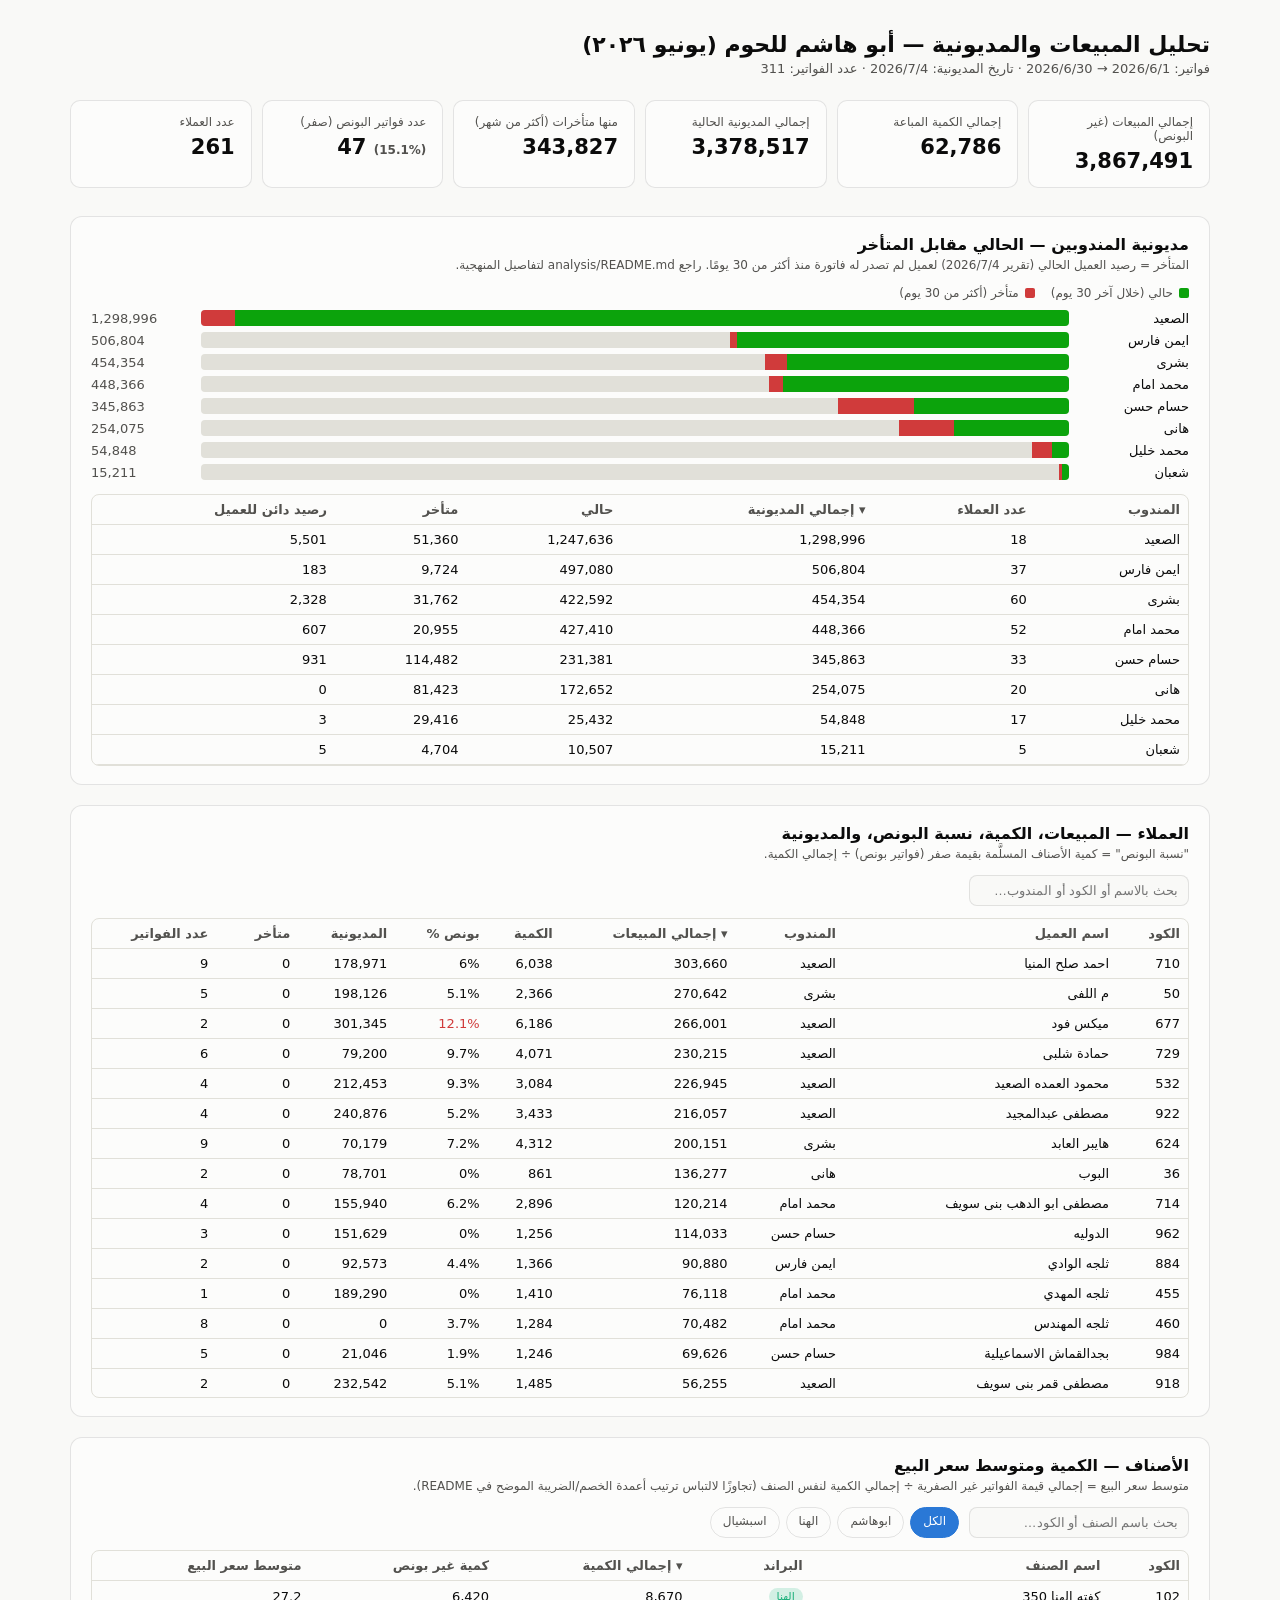
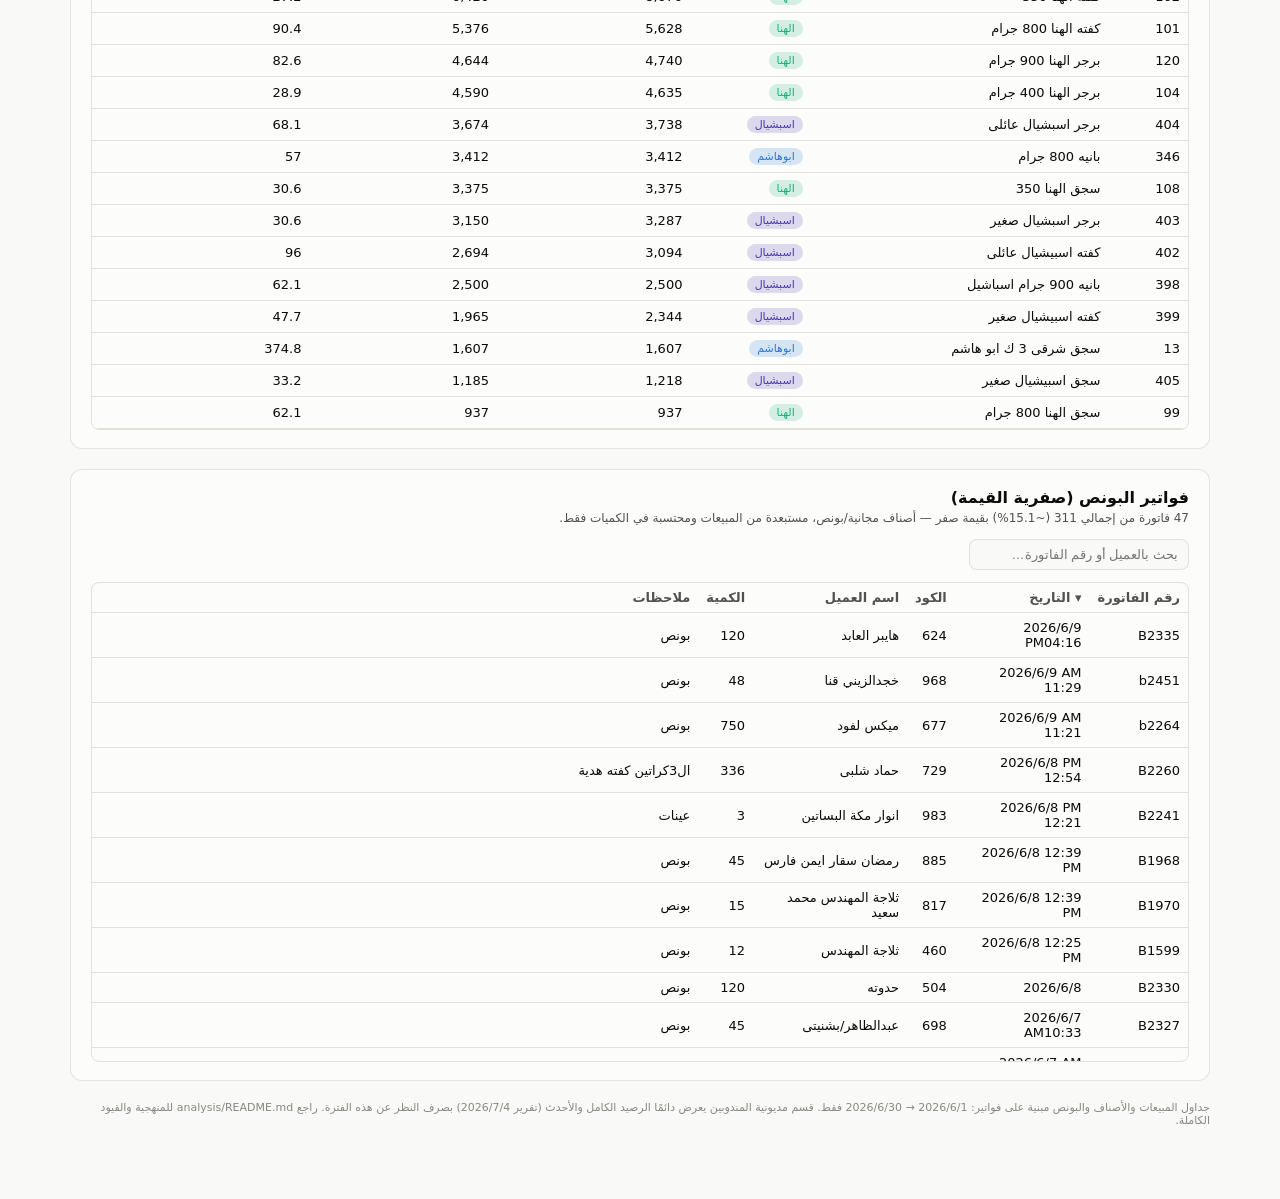
<file: analysis/dashboard_2026_06.html>
<!doctype html>
<html lang="ar" dir="rtl">
<head>
<meta charset="utf-8">
<meta name="viewport" content="width=device-width, initial-scale=1">
<title>تحليل المبيعات والمديونية — أبو هاشم للحوم (يونيو ٢٠٢٦)</title>
</head>
<body>

<style>
  :root {
    --surface-1: #fcfcfb; --page: #f9f9f7; --text-primary:#0b0b0b; --text-secondary:#52514e;
    --muted:#898781; --grid:#e1e0d9; --baseline:#c3c2b7; --border: rgba(11,11,11,0.10);
    --good:#0ca30c; --critical:#d03b3b; --blue:#2a78d6; --aqua:#1baf7a; --yellow:#eda100; --violet:#4a3aa7;
  }
  @media (prefers-color-scheme: dark) {
    :root {
      --surface-1:#1a1a19; --page:#0d0d0d; --text-primary:#ffffff; --text-secondary:#c3c2b7;
      --muted:#898781; --grid:#2c2c2a; --baseline:#383835; --border: rgba(255,255,255,0.10);
      --good:#0ca30c; --critical:#e66767; --blue:#3987e5; --aqua:#199e70; --yellow:#c98500; --violet:#9085e9;
    }
  }
  :root[data-theme="dark"] {
    --surface-1:#1a1a19; --page:#0d0d0d; --text-primary:#ffffff; --text-secondary:#c3c2b7;
    --grid:#2c2c2a; --baseline:#383835; --border: rgba(255,255,255,0.10);
    --critical:#e66767; --blue:#3987e5; --aqua:#199e70; --yellow:#c98500; --violet:#9085e9;
  }
  :root[data-theme="light"] {
    --surface-1:#fcfcfb; --page:#f9f9f7; --text-primary:#0b0b0b; --text-secondary:#52514e;
    --grid:#e1e0d9; --baseline:#c3c2b7; --border: rgba(11,11,11,0.10);
    --critical:#d03b3b; --blue:#2a78d6; --aqua:#1baf7a; --yellow:#eda100; --violet:#4a3aa7;
  }
  * { box-sizing: border-box; }
  body, .dash { background: var(--page); color: var(--text-primary);
    font-family: system-ui, -apple-system, "Segoe UI", Tahoma, sans-serif; }
  .dash { direction: rtl; max-width: 1180px; margin: 0 auto; padding: 24px 20px 64px; }
  h1 { font-size: 22px; margin: 0 0 4px; }
  .subtitle { color: var(--text-secondary); font-size: 13px; margin-bottom: 24px; }
  .kpis { display: grid; grid-template-columns: repeat(auto-fit, minmax(150px,1fr)); gap: 10px; margin-bottom: 28px; }
  .kpi { background: var(--surface-1); border: 1px solid var(--border); border-radius: 10px; padding: 14px 16px; }
  .kpi .label { color: var(--text-secondary); font-size: 12px; margin-bottom: 6px; }
  .kpi .value { font-size: 21px; font-weight: 600; font-variant-numeric: tabular-nums; direction: ltr; text-align: right; }
  section { background: var(--surface-1); border: 1px solid var(--border); border-radius: 12px;
    padding: 18px 20px; margin-bottom: 20px; }
  section h2 { font-size: 16px; margin: 0 0 4px; }
  section .note { color: var(--text-secondary); font-size: 12px; margin-bottom: 14px; }
  .legend { display:flex; gap:16px; font-size:12px; color:var(--text-secondary); margin-bottom:10px; }
  .legend span { display:inline-flex; align-items:center; gap:6px; }
  .swatch { width:10px; height:10px; border-radius:2px; display:inline-block; }
  .barrow { display:grid; grid-template-columns: 110px 1fr 100px; align-items:center; gap:10px; margin:6px 0; font-size:13px; }
  .barrow .name { color: var(--text-primary); }
  .barrow .track { height: 16px; background: var(--grid); border-radius: 4px; overflow:hidden; display:flex; }
  .barrow .seg.current { background: var(--good); }
  .barrow .seg.arrears { background: var(--critical); }
  .barrow .total { text-align:left; direction:ltr; font-variant-numeric: tabular-nums; color: var(--text-secondary); }
  table { width:100%; border-collapse: collapse; font-size: 13px; }
  th, td { padding: 7px 8px; border-bottom: 1px solid var(--grid); text-align: right; }
  th { color: var(--text-secondary); font-weight: 600; cursor: pointer; user-select: none; white-space: nowrap; }
  th.sorted::after { content: " \25BE"; }
  td.num, th.num { direction: ltr; text-align: right; font-variant-numeric: tabular-nums; }
  .tablewrap { max-height: 480px; overflow: auto; border: 1px solid var(--grid); border-radius: 8px; }
  .controls { display:flex; gap:10px; margin-bottom: 12px; flex-wrap: wrap; }
  input[type=text] { background: var(--page); border: 1px solid var(--border); color: var(--text-primary);
    border-radius: 8px; padding: 7px 10px; font-size: 13px; min-width: 220px; }
  .tabs { display:flex; gap:6px; }
  .tab { padding: 6px 12px; border-radius: 999px; border: 1px solid var(--border); font-size: 12px; cursor: pointer; color: var(--text-secondary); }
  .tab.active { background: var(--blue); color: #fff; border-color: var(--blue); }
  .badge { display:inline-block; padding: 2px 8px; border-radius: 999px; font-size: 11px; }
  .badge.ابوهاشم { background: color-mix(in srgb, var(--blue) 18%, transparent); color: var(--blue); }
  .badge.الهنا { background: color-mix(in srgb, var(--aqua) 18%, transparent); color: var(--aqua); }
  .badge.اسبشيال { background: color-mix(in srgb, var(--violet) 18%, transparent); color: var(--violet); }
  .pct-bad { color: var(--critical); }
  footer { color: var(--muted); font-size: 11px; margin-top: 10px; }
</style>

<div class="dash">
  <h1>تحليل المبيعات والمديونية — أبو هاشم للحوم (يونيو ٢٠٢٦)</h1>
  <div class="subtitle">فواتير: 2026/6/1 → 2026/6/30 · تاريخ المديونية: 2026/7/4 · عدد الفواتير: 311</div>

  <div class="kpis">
    <div class="kpi"><div class="label">إجمالي المبيعات (غير البونص)</div><div class="value">3,867,491</div></div>
    <div class="kpi"><div class="label">إجمالي الكمية المباعة</div><div class="value">62,786</div></div>
    <div class="kpi"><div class="label">إجمالي المديونية الحالية</div><div class="value">3,378,517</div></div>
    <div class="kpi"><div class="label">منها متأخرات (أكثر من شهر)</div><div class="value">343,827</div></div>
    <div class="kpi"><div class="label">عدد فواتير البونص (صفر)</div><div class="value">47 <span style="font-size:12px;color:var(--text-secondary)">(15.1%)</span></div></div>
    <div class="kpi"><div class="label">عدد العملاء</div><div class="value">261</div></div>
  </div>

  <section>
    <h2>مديونية المندوبين — الحالي مقابل المتأخر</h2>
    <div class="note">المتأخر = رصيد العميل الحالي (تقرير 2026/7/4) لعميل لم تصدر له فاتورة منذ أكثر من 30 يومًا. راجع analysis/README.md لتفاصيل المنهجية.</div>
    <div class="legend">
      <span><span class="swatch" style="background:var(--good)"></span> حالي (خلال آخر 30 يوم)</span>
      <span><span class="swatch" style="background:var(--critical)"></span> متأخر (أكثر من 30 يوم)</span>
    </div>
    <div id="rep-chart"></div>
    <div class="tablewrap" style="margin-top:14px;">
      <table id="rep-table"></table>
    </div>
  </section>

  <section>
    <h2>العملاء — المبيعات، الكمية، نسبة البونص، والمديونية</h2>
    <div class="note">"نسبة البونص" = كمية الأصناف المسلَّمة بقيمة صفر (فواتير بونص) ÷ إجمالي الكمية.</div>
    <div class="controls">
      <input type="text" id="cust-filter" placeholder="بحث بالاسم أو الكود أو المندوب…">
    </div>
    <div class="tablewrap">
      <table id="cust-table"></table>
    </div>
  </section>

  <section>
    <h2>الأصناف — الكمية ومتوسط سعر البيع</h2>
    <div class="note">متوسط سعر البيع = إجمالي قيمة الفواتير غير الصفرية ÷ إجمالي الكمية لنفس الصنف (تجاوزًا لالتباس ترتيب أعمدة الخصم/الضريبة الموضح في README).</div>
    <div class="controls">
      <input type="text" id="item-filter" placeholder="بحث باسم الصنف أو الكود…">
      <div class="tabs" id="brand-tabs"></div>
    </div>
    <div class="tablewrap">
      <table id="item-table"></table>
    </div>
  </section>

  <section>
    <h2>فواتير البونص (صفرية القيمة)</h2>
    <div class="note">47 فاتورة من إجمالي 311 (~15.1%) بقيمة صفر — أصناف مجانية/بونص، مستبعدة من المبيعات ومحتسبة في الكميات فقط.</div>
    <div class="controls">
      <input type="text" id="zero-filter" placeholder="بحث بالعميل أو رقم الفاتورة…">
    </div>
    <div class="tablewrap">
      <table id="zero-table"></table>
    </div>
  </section>

  <footer>جداول المبيعات والأصناف والبونص مبنية على فواتير: 2026/6/1 → 2026/6/30 فقط. قسم مديونية المندوبين يعرض دائمًا الرصيد الكامل والأحدث (تقرير 2026/7/4) بصرف النظر عن هذه الفترة. راجع analysis/README.md للمنهجية والقيود الكاملة.</footer>
</div>

<script>
const REP = [{"rep": "الصعيد", "debt_pdf_snapshot_net_2026_07_04": 1293494.68, "total_debt": 1298995.93, "current_amount": 1247635.9, "arrears_amount": 51360.03, "total_credit_balance": 5501.25, "customer_count": 18.0}, {"rep": "ايمن فارس", "debt_pdf_snapshot_net_2026_07_04": 506621.3, "total_debt": 506804.28, "current_amount": 497080.34, "arrears_amount": 9723.94, "total_credit_balance": 182.98, "customer_count": 37.0}, {"rep": "بشرى", "debt_pdf_snapshot_net_2026_07_04": 452026.05, "total_debt": 454354.3, "current_amount": 422591.93, "arrears_amount": 31762.370000000003, "total_credit_balance": 2328.25, "customer_count": 60.0}, {"rep": "محمد امام", "debt_pdf_snapshot_net_2026_07_04": 447758.81, "total_debt": 448365.51, "current_amount": 427410.15, "arrears_amount": 20955.36, "total_credit_balance": 606.7, "customer_count": 52.0}, {"rep": "حسام حسن", "debt_pdf_snapshot_net_2026_07_04": 344932.25, "total_debt": 345862.92, "current_amount": 231380.94, "arrears_amount": 114481.98, "total_credit_balance": 930.67, "customer_count": 33.0}, {"rep": "هانى", "debt_pdf_snapshot_net_2026_07_04": 254075.04, "total_debt": 254075.24, "current_amount": 172652.37, "arrears_amount": 81422.87, "total_credit_balance": 0.2, "customer_count": 20.0}, {"rep": "محمد خليل", "debt_pdf_snapshot_net_2026_07_04": 54844.82, "total_debt": 54847.82, "current_amount": 25431.57, "arrears_amount": 29416.25, "total_credit_balance": 3.0, "customer_count": 17.0}, {"rep": "شعبان", "debt_pdf_snapshot_net_2026_07_04": 15206.37, "total_debt": 15210.87, "current_amount": 10506.87, "arrears_amount": 4704.0, "total_credit_balance": 4.5, "customer_count": 5.0}];
const CUST = [{"customer_code": "710", "customer_name": "احمد صلح المنيا", "sales_value": 303659.75, "total_qty": 6038.0, "bonus_qty": 360.0, "bonus_pct": 5.962239152037099, "invoice_count": 9.0, "zero_invoice_count": 3.0, "rep": "الصعيد", "last_invoice_date": "2026-06-21", "debt_amount": 178970.85, "credit_balance": 0.0, "current_amount": 178970.85, "arrears_amount": 0.0}, {"customer_code": "50", "customer_name": "م اللفى", "sales_value": 270642.0, "total_qty": 2366.0, "bonus_qty": 121.0, "bonus_pct": 5.114116652578192, "invoice_count": 5.0, "zero_invoice_count": 2.0, "rep": "بشرى", "last_invoice_date": "2026-06-30", "debt_amount": 198125.75, "credit_balance": 0.0, "current_amount": 198125.75, "arrears_amount": 0.0}, {"customer_code": "677", "customer_name": "ميكس فود", "sales_value": 266000.7, "total_qty": 6186.0, "bonus_qty": 750.0, "bonus_pct": 12.124151309408342, "invoice_count": 2.0, "zero_invoice_count": 1.0, "rep": "الصعيد", "last_invoice_date": "2026-06-09", "debt_amount": 301345.46, "credit_balance": 0.0, "current_amount": 301345.46, "arrears_amount": 0.0}, {"customer_code": "729", "customer_name": "حمادة شلبى", "sales_value": 230214.6, "total_qty": 4071.0, "bonus_qty": 396.0, "bonus_pct": 9.727339719970523, "invoice_count": 6.0, "zero_invoice_count": 2.0, "rep": "الصعيد", "last_invoice_date": "2026-06-21", "debt_amount": 79199.66, "credit_balance": 0.0, "current_amount": 79199.66, "arrears_amount": 0.0}, {"customer_code": "532", "customer_name": "محمود العمده الصعيد", "sales_value": 226945.2, "total_qty": 3084.0, "bonus_qty": 288.0, "bonus_pct": 9.33852140077821, "invoice_count": 4.0, "zero_invoice_count": 2.0, "rep": "الصعيد", "last_invoice_date": "2026-06-21", "debt_amount": 212452.62, "credit_balance": 0.0, "current_amount": 212452.62, "arrears_amount": 0.0}, {"customer_code": "922", "customer_name": "مصطفى عبدالمجيد", "sales_value": 216056.6, "total_qty": 3433.0, "bonus_qty": 180.0, "bonus_pct": 5.2432274978153215, "invoice_count": 4.0, "zero_invoice_count": 1.0, "rep": "الصعيد", "last_invoice_date": "2026-06-15", "debt_amount": 240875.5, "credit_balance": 0.0, "current_amount": 240875.5, "arrears_amount": 0.0}, {"customer_code": "624", "customer_name": "هايبر العابد", "sales_value": 200151.0, "total_qty": 4312.0, "bonus_qty": 312.0, "bonus_pct": 7.235621521335807, "invoice_count": 9.0, "zero_invoice_count": 4.0, "rep": "بشرى", "last_invoice_date": "2026-06-30", "debt_amount": 70178.86, "credit_balance": 0.0, "current_amount": 70178.86, "arrears_amount": 0.0}, {"customer_code": "36", "customer_name": "البوب", "sales_value": 136276.5, "total_qty": 861.0, "bonus_qty": 0.0, "bonus_pct": 0.0, "invoice_count": 2.0, "zero_invoice_count": 0.0, "rep": "هانى", "last_invoice_date": "2026-06-29", "debt_amount": 78701.2, "credit_balance": 0.0, "current_amount": 78701.2, "arrears_amount": 0.0}, {"customer_code": "714", "customer_name": "مصطفى ابو الدهب بنى سويف", "sales_value": 120214.2, "total_qty": 2896.0, "bonus_qty": 180.0, "bonus_pct": 6.2154696132596685, "invoice_count": 4.0, "zero_invoice_count": 1.0, "rep": "محمد امام", "last_invoice_date": "2026-06-15", "debt_amount": 155939.79, "credit_balance": 0.0, "current_amount": 155939.79, "arrears_amount": 0.0}, {"customer_code": "962", "customer_name": "الدوليه", "sales_value": 114033.0, "total_qty": 1256.0, "bonus_qty": 0.0, "bonus_pct": 0.0, "invoice_count": 3.0, "zero_invoice_count": 0.0, "rep": "حسام حسن", "last_invoice_date": "2026-06-24", "debt_amount": 151628.8, "credit_balance": 0.0, "current_amount": 151628.8, "arrears_amount": 0.0}, {"customer_code": "884", "customer_name": "ثلجه الوادي", "sales_value": 90880.0, "total_qty": 1366.0, "bonus_qty": 60.0, "bonus_pct": 4.392386530014641, "invoice_count": 2.0, "zero_invoice_count": 1.0, "rep": "ايمن فارس", "last_invoice_date": "2026-06-18", "debt_amount": 92572.75, "credit_balance": 0.0, "current_amount": 92572.75, "arrears_amount": 0.0}, {"customer_code": "455", "customer_name": "ثلجه المهدي", "sales_value": 76117.5, "total_qty": 1410.0, "bonus_qty": 0.0, "bonus_pct": 0.0, "invoice_count": 1.0, "zero_invoice_count": 0.0, "rep": "محمد امام", "last_invoice_date": "2026-06-24", "debt_amount": 189289.75, "credit_balance": 0.0, "current_amount": 189289.75, "arrears_amount": 0.0}, {"customer_code": "460", "customer_name": "ثلجه المهندس", "sales_value": 70482.0, "total_qty": 1284.0, "bonus_qty": 48.0, "bonus_pct": 3.7383177570093453, "invoice_count": 8.0, "zero_invoice_count": 4.0, "rep": "محمد امام", "last_invoice_date": "2026-06-28", "debt_amount": 0.0, "credit_balance": 19.66, "current_amount": 0.0, "arrears_amount": 0.0}, {"customer_code": "984", "customer_name": "بجدالقماش الاسماعيلية", "sales_value": 69625.7, "total_qty": 1246.0, "bonus_qty": 24.0, "bonus_pct": 1.9261637239165328, "invoice_count": 5.0, "zero_invoice_count": 1.0, "rep": "حسام حسن", "last_invoice_date": "2026-06-29", "debt_amount": 21045.7, "credit_balance": 0.0, "current_amount": 21045.7, "arrears_amount": 0.0}, {"customer_code": "918", "customer_name": "مصطفى قمر بنى سويف", "sales_value": 56255.25, "total_qty": 1485.0, "bonus_qty": 75.0, "bonus_pct": 5.05050505050505, "invoice_count": 2.0, "zero_invoice_count": 1.0, "rep": "الصعيد", "last_invoice_date": "2026-06-17", "debt_amount": 232542.31, "credit_balance": 0.0, "current_amount": 232542.31, "arrears_amount": 0.0}, {"customer_code": "776", "customer_name": "يوسف سعد الدايل مطروح", "sales_value": 55351.05, "total_qty": 1311.0, "bonus_qty": 60.0, "bonus_pct": 4.576659038901601, "invoice_count": 2.0, "zero_invoice_count": 1.0, "rep": "محمد امام", "last_invoice_date": "2026-06-21", "debt_amount": 5836.27, "credit_balance": 0.0, "current_amount": 5836.27, "arrears_amount": 0.0}, {"customer_code": "674", "customer_name": "ابو لطفى", "sales_value": 51654.0, "total_qty": 522.0, "bonus_qty": 0.0, "bonus_pct": 0.0, "invoice_count": 5.0, "zero_invoice_count": 0.0, "rep": "شعبان", "last_invoice_date": "2026-06-29", "debt_amount": 9456.87, "credit_balance": 0.0, "current_amount": 9456.87, "arrears_amount": 0.0}, {"customer_code": "693", "customer_name": "م فوزى", "sales_value": 46611.6, "total_qty": 144.0, "bonus_qty": 0.0, "bonus_pct": 0.0, "invoice_count": 3.0, "zero_invoice_count": 0.0, "rep": "شعبان", "last_invoice_date": "2026-06-25", "debt_amount": 0.0, "credit_balance": 4.5, "current_amount": 0.0, "arrears_amount": 0.0}, {"customer_code": "511", "customer_name": "طارق سعيد السماعليه", "sales_value": 46211.1, "total_qty": 999.0, "bonus_qty": 63.0, "bonus_pct": 6.306306306306306, "invoice_count": 2.0, "zero_invoice_count": 1.0, "rep": "ايمن فارس", "last_invoice_date": "2026-06-11", "debt_amount": 57192.46, "credit_balance": 0.0, "current_amount": 57192.46, "arrears_amount": 0.0}, {"customer_code": "974", "customer_name": "احمد سمير بلطيم", "sales_value": 45170.0, "total_qty": 161.0, "bonus_qty": 0.0, "bonus_pct": 0.0, "invoice_count": 1.0, "zero_invoice_count": 0.0, "rep": "حسام حسن", "last_invoice_date": "2026-06-24", "debt_amount": 27783.7, "credit_balance": 0.0, "current_amount": 27783.7, "arrears_amount": 0.0}, {"customer_code": "890", "customer_name": "الحاج م حامد شرم الشيخ", "sales_value": 45000.0, "total_qty": 120.0, "bonus_qty": 0.0, "bonus_pct": 0.0, "invoice_count": 1.0, "zero_invoice_count": 0.0, "rep": "ايمن فارس", "last_invoice_date": "2026-06-28", "debt_amount": 51605.36, "credit_balance": 0.0, "current_amount": 51605.36, "arrears_amount": 0.0}, {"customer_code": "772", "customer_name": "تامر الغربية", "sales_value": 43449.0, "total_qty": 780.0, "bonus_qty": 36.0, "bonus_pct": 4.615384615384616, "invoice_count": 4.0, "zero_invoice_count": 2.0, "rep": "ايمن فارس", "last_invoice_date": "2026-06-23", "debt_amount": 7036.85, "credit_balance": 0.0, "current_amount": 7036.85, "arrears_amount": 0.0}, {"customer_code": "802", "customer_name": "شركة العل اسكندرية", "sales_value": 43381.5, "total_qty": 574.0, "bonus_qty": 24.0, "bonus_pct": 4.181184668989547, "invoice_count": 2.0, "zero_invoice_count": 1.0, "rep": "ايمن فارس", "last_invoice_date": "2026-06-13", "debt_amount": 130712.57, "credit_balance": 0.0, "current_amount": 130712.57, "arrears_amount": 0.0}, {"customer_code": "10", "customer_name": "المحل ابو هاشم", "sales_value": 42299.1, "total_qty": 483.5, "bonus_qty": 0.0, "bonus_pct": 0.0, "invoice_count": 12.0, "zero_invoice_count": 0.0, "rep": "هانى", "last_invoice_date": "2026-06-30", "debt_amount": 14042.17, "credit_balance": 0.0, "current_amount": 14042.17, "arrears_amount": 0.0}, {"customer_code": "328", "customer_name": "ابوسليم", "sales_value": 40857.0, "total_qty": 1027.0, "bonus_qty": 135.0, "bonus_pct": 13.14508276533593, "invoice_count": 4.0, "zero_invoice_count": 1.0, "rep": "بشرى", "last_invoice_date": "2026-06-24", "debt_amount": 38201.64, "credit_balance": 0.0, "current_amount": 38201.64, "arrears_amount": 0.0}, {"customer_code": "971", "customer_name": "شركة الشريف الزقازيق", "sales_value": 39060.0, "total_qty": 630.0, "bonus_qty": 0.0, "bonus_pct": 0.0, "invoice_count": 3.0, "zero_invoice_count": 0.0, "rep": "غير محدد", "last_invoice_date": null, "debt_amount": 0.0, "credit_balance": 0.0, "current_amount": 0.0, "arrears_amount": 0.0}, {"customer_code": "698", "customer_name": "عبد الظاهر بشنيتى", "sales_value": 37772.0, "total_qty": 910.0, "bonus_qty": 45.0, "bonus_pct": 4.945054945054945, "invoice_count": 3.0, "zero_invoice_count": 1.0, "rep": "بشرى", "last_invoice_date": "2026-06-16", "debt_amount": 22087.16, "credit_balance": 0.0, "current_amount": 22087.16, "arrears_amount": 0.0}, {"customer_code": "786", "customer_name": "م العزالى م امام", "sales_value": 36026.4, "total_qty": 960.0, "bonus_qty": 0.0, "bonus_pct": 0.0, "invoice_count": 4.0, "zero_invoice_count": 0.0, "rep": "محمد امام", "last_invoice_date": "2026-06-25", "debt_amount": 6714.02, "credit_balance": 0.0, "current_amount": 6714.02, "arrears_amount": 0.0}, {"customer_code": "968", "customer_name": "م الزينى قنا", "sales_value": 35241.0, "total_qty": 648.0, "bonus_qty": 48.0, "bonus_pct": 7.4074074074074066, "invoice_count": 2.0, "zero_invoice_count": 1.0, "rep": "الصعيد", "last_invoice_date": "2026-06-09", "debt_amount": 2249.5, "credit_balance": 0.0, "current_amount": 2249.5, "arrears_amount": 0.0}, {"customer_code": "504", "customer_name": "حدوته", "sales_value": 31059.0, "total_qty": 765.0, "bonus_qty": 120.0, "bonus_pct": 15.686274509803921, "invoice_count": 2.0, "zero_invoice_count": 1.0, "rep": "بشرى", "last_invoice_date": "2026-06-08", "debt_amount": 0.0, "credit_balance": 26.3, "current_amount": 0.0, "arrears_amount": 0.0}, {"customer_code": "790", "customer_name": "ثلجة الصقر السويس", "sales_value": 26304.0, "total_qty": 841.0, "bonus_qty": 31.0, "bonus_pct": 3.686087990487515, "invoice_count": 4.0, "zero_invoice_count": 2.0, "rep": "ايمن فارس", "last_invoice_date": "2026-06-23", "debt_amount": 26569.27, "credit_balance": 0.0, "current_amount": 26569.27, "arrears_amount": 0.0}, {"customer_code": "899", "customer_name": "ثلجه النقيب ايمن فارس", "sales_value": 24660.0, "total_qty": 164.0, "bonus_qty": 0.0, "bonus_pct": 0.0, "invoice_count": 2.0, "zero_invoice_count": 0.0, "rep": "ايمن فارس", "last_invoice_date": "2026-06-22", "debt_amount": 24660.0, "credit_balance": 0.0, "current_amount": 24660.0, "arrears_amount": 0.0}, {"customer_code": "877", "customer_name": "مطعم نور الشام", "sales_value": 24466.6, "total_qty": 391.0, "bonus_qty": 0.0, "bonus_pct": 0.0, "invoice_count": 5.0, "zero_invoice_count": 0.0, "rep": "بشرى", "last_invoice_date": "2026-06-29", "debt_amount": 5.73, "credit_balance": 0.0, "current_amount": 5.73, "arrears_amount": 0.0}, {"customer_code": "898", "customer_name": "بروتين القصبجي امام", "sales_value": 23751.0, "total_qty": 525.0, "bonus_qty": 0.0, "bonus_pct": 0.0, "invoice_count": 2.0, "zero_invoice_count": 0.0, "rep": "محمد امام", "last_invoice_date": "2026-06-25", "debt_amount": 24999.86, "credit_balance": 0.0, "current_amount": 24999.86, "arrears_amount": 0.0}, {"customer_code": "975", "customer_name": "ثلاجة الشرقاوي كفر صقر", "sales_value": 21821.25, "total_qty": 501.0, "bonus_qty": 30.0, "bonus_pct": 5.9880239520958085, "invoice_count": 2.0, "zero_invoice_count": 1.0, "rep": "حسام حسن", "last_invoice_date": "2026-06-30", "debt_amount": 0.35, "credit_balance": 0.0, "current_amount": 0.35, "arrears_amount": 0.0}, {"customer_code": "552", "customer_name": "الحاج م عبدالعزيز بوجه", "sales_value": 21755.1, "total_qty": 466.0, "bonus_qty": 15.0, "bonus_pct": 3.2188841201716736, "invoice_count": 4.0, "zero_invoice_count": 1.0, "rep": "بشرى", "last_invoice_date": "2026-06-28", "debt_amount": 0.0, "credit_balance": 9.3, "current_amount": 0.0, "arrears_amount": 0.0}, {"customer_code": "986", "customer_name": "الابراهيمية فيصل", "sales_value": 21174.0, "total_qty": 330.0, "bonus_qty": 0.0, "bonus_pct": 0.0, "invoice_count": 2.0, "zero_invoice_count": 0.0, "rep": "حسام حسن", "last_invoice_date": "2026-06-22", "debt_amount": 26650.0, "credit_balance": 0.0, "current_amount": 26650.0, "arrears_amount": 0.0}, {"customer_code": "784", "customer_name": "جزارة السعيد م سعيد", "sales_value": 20405.25, "total_qty": 82.0, "bonus_qty": 0.0, "bonus_pct": 0.0, "invoice_count": 2.0, "zero_invoice_count": 0.0, "rep": "ايمن فارس", "last_invoice_date": "2026-06-25", "debt_amount": 26384.88, "credit_balance": 0.0, "current_amount": 26384.88, "arrears_amount": 0.0}, {"customer_code": "864", "customer_name": "م السوهاجى", "sales_value": 20307.0, "total_qty": 278.0, "bonus_qty": 0.0, "bonus_pct": 0.0, "invoice_count": 11.0, "zero_invoice_count": 0.0, "rep": "ايمن فارس", "last_invoice_date": "2026-06-28", "debt_amount": 0.0, "credit_balance": 1.2, "current_amount": 0.0, "arrears_amount": 0.0}, {"customer_code": "738", "customer_name": "م نور", "sales_value": 20160.0, "total_qty": 360.0, "bonus_qty": 0.0, "bonus_pct": 0.0, "invoice_count": 2.0, "zero_invoice_count": 0.0, "rep": "محمد امام", "last_invoice_date": "2026-06-25", "debt_amount": 0.0, "credit_balance": 1.42, "current_amount": 0.0, "arrears_amount": 0.0}, {"customer_code": "47", "customer_name": "سامح توفيق", "sales_value": 19500.0, "total_qty": 52.0, "bonus_qty": 0.0, "bonus_pct": 0.0, "invoice_count": 1.0, "zero_invoice_count": 0.0, "rep": "هانى", "last_invoice_date": "2026-06-15", "debt_amount": 67393.0, "credit_balance": 0.0, "current_amount": 67393.0, "arrears_amount": 0.0}, {"customer_code": "561", "customer_name": "احمد الرفاعي بردين", "sales_value": 19240.0, "total_qty": 52.0, "bonus_qty": 0.0, "bonus_pct": 0.0, "invoice_count": 4.0, "zero_invoice_count": 0.0, "rep": "بشرى", "last_invoice_date": "2026-06-29", "debt_amount": 37738.3, "credit_balance": 0.0, "current_amount": 37738.3, "arrears_amount": 0.0}, {"customer_code": "826", "customer_name": "ثلجة الملك سامح العربى", "sales_value": 19125.0, "total_qty": 810.0, "bonus_qty": 135.0, "bonus_pct": 16.666666666666664, "invoice_count": 2.0, "zero_invoice_count": 1.0, "rep": "ايمن فارس", "last_invoice_date": "2026-06-27", "debt_amount": 48837.85, "credit_balance": 0.0, "current_amount": 48837.85, "arrears_amount": 0.0}, {"customer_code": "955", "customer_name": "ثلاجة مصر والسودان", "sales_value": 18881.6, "total_qty": 84.0, "bonus_qty": 0.0, "bonus_pct": 0.0, "invoice_count": 3.0, "zero_invoice_count": 0.0, "rep": "محمد خليل", "last_invoice_date": "2026-06-23", "debt_amount": 11381.6, "credit_balance": 0.0, "current_amount": 11381.6, "arrears_amount": 0.0}, {"customer_code": "718", "customer_name": "احمد عبود ( النور )", "sales_value": 18092.0, "total_qty": 79.0, "bonus_qty": 0.0, "bonus_pct": 0.0, "invoice_count": 2.0, "zero_invoice_count": 0.0, "rep": "بشرى", "last_invoice_date": "2026-06-23", "debt_amount": 19996.71, "credit_balance": 0.0, "current_amount": 19996.71, "arrears_amount": 0.0}, {"customer_code": "980", "customer_name": "شركة الحرمين حسام حسن", "sales_value": 16363.35, "total_qty": 378.0, "bonus_qty": 27.0, "bonus_pct": 7.142857142857142, "invoice_count": 3.0, "zero_invoice_count": 1.0, "rep": "حسام حسن", "last_invoice_date": "2026-06-28", "debt_amount": 0.0, "credit_balance": 1.65, "current_amount": 0.0, "arrears_amount": 0.0}, {"customer_code": "502", "customer_name": "ثلجه بوجه", "sales_value": 15117.0, "total_qty": 379.0, "bonus_qty": 15.0, "bonus_pct": 3.95778364116095, "invoice_count": 2.0, "zero_invoice_count": 1.0, "rep": "بشرى", "last_invoice_date": "2026-06-13", "debt_amount": 0.0, "credit_balance": 1635.8, "current_amount": 0.0, "arrears_amount": 0.0}, {"customer_code": "820", "customer_name": "ام هايدى م بشرى", "sales_value": 15000.0, "total_qty": 40.0, "bonus_qty": 0.0, "bonus_pct": 0.0, "invoice_count": 1.0, "zero_invoice_count": 0.0, "rep": "بشرى", "last_invoice_date": "2026-06-15", "debt_amount": 2.0, "credit_balance": 0.0, "current_amount": 2.0, "arrears_amount": 0.0}, {"customer_code": "621", "customer_name": "مطعم السوري", "sales_value": 14579.6, "total_qty": 177.0, "bonus_qty": 0.0, "bonus_pct": 0.0, "invoice_count": 5.0, "zero_invoice_count": 0.0, "rep": "بشرى", "last_invoice_date": "2026-06-27", "debt_amount": 0.0, "credit_balance": 11.08, "current_amount": 0.0, "arrears_amount": 0.0}, {"customer_code": "67", "customer_name": "مطعم جدو", "sales_value": 14130.0, "total_qty": 69.0, "bonus_qty": 0.0, "bonus_pct": 0.0, "invoice_count": 1.0, "zero_invoice_count": 0.0, "rep": "هانى", "last_invoice_date": "2026-06-25", "debt_amount": 6042.5, "credit_balance": 0.0, "current_amount": 6042.5, "arrears_amount": 0.0}, {"customer_code": "817", "customer_name": "ثلجة المهندس م سعيد", "sales_value": 13805.7, "total_qty": 354.0, "bonus_qty": 15.0, "bonus_pct": 4.23728813559322, "invoice_count": 2.0, "zero_invoice_count": 1.0, "rep": "ايمن فارس", "last_invoice_date": "2026-06-08", "debt_amount": 921.02, "credit_balance": 0.0, "current_amount": 921.02, "arrears_amount": 0.0}, {"customer_code": "976", "customer_name": "كشري هندبليس", "sales_value": 13800.0, "total_qty": 30.0, "bonus_qty": 0.0, "bonus_pct": 0.0, "invoice_count": 1.0, "zero_invoice_count": 0.0, "rep": "غير محدد", "last_invoice_date": null, "debt_amount": 0.0, "credit_balance": 0.0, "current_amount": 0.0, "arrears_amount": 0.0}, {"customer_code": "646", "customer_name": "عبد ا عزت نصير البراء", "sales_value": 13229.4, "total_qty": 363.0, "bonus_qty": 15.0, "bonus_pct": 4.132231404958678, "invoice_count": 5.0, "zero_invoice_count": 1.0, "rep": "بشرى", "last_invoice_date": "2026-06-30", "debt_amount": 36.32, "credit_balance": 0.0, "current_amount": 36.32, "arrears_amount": 0.0}, {"customer_code": "964", "customer_name": "ثلجة ابوجزر ابوحماد", "sales_value": 13066.0, "total_qty": 71.0, "bonus_qty": 0.0, "bonus_pct": 0.0, "invoice_count": 4.0, "zero_invoice_count": 0.0, "rep": "غير محدد", "last_invoice_date": null, "debt_amount": 0.0, "credit_balance": 0.0, "current_amount": 0.0, "arrears_amount": 0.0}, {"customer_code": "979", "customer_name": "ثلاجة الاسماعيلية فاقوس", "sales_value": 12820.0, "total_qty": 212.0, "bonus_qty": 0.0, "bonus_pct": 0.0, "invoice_count": 2.0, "zero_invoice_count": 0.0, "rep": "غير محدد", "last_invoice_date": null, "debt_amount": 0.0, "credit_balance": 0.0, "current_amount": 0.0, "arrears_amount": 0.0}, {"customer_code": "1,007", "customer_name": "مطعم بلهاليبو باب الشعرية", "sales_value": 12210.0, "total_qty": 33.0, "bonus_qty": 0.0, "bonus_pct": 0.0, "invoice_count": 2.0, "zero_invoice_count": 0.0, "rep": "غير محدد", "last_invoice_date": null, "debt_amount": 0.0, "credit_balance": 0.0, "current_amount": 0.0, "arrears_amount": 0.0}, {"customer_code": "837", "customer_name": "احمد العبد شعبان", "sales_value": 12000.0, "total_qty": 32.0, "bonus_qty": 0.0, "bonus_pct": 0.0, "invoice_count": 1.0, "zero_invoice_count": 0.0, "rep": "غير محدد", "last_invoice_date": null, "debt_amount": 0.0, "credit_balance": 0.0, "current_amount": 0.0, "arrears_amount": 0.0}, {"customer_code": "719", "customer_name": "كشرى الطيب ( النور )", "sales_value": 11960.0, "total_qty": 52.0, "bonus_qty": 0.0, "bonus_pct": 0.0, "invoice_count": 2.0, "zero_invoice_count": 0.0, "rep": "بشرى", "last_invoice_date": "2026-06-25", "debt_amount": 5980.0, "credit_balance": 0.0, "current_amount": 5980.0, "arrears_amount": 0.0}, {"customer_code": "778", "customer_name": "المصطفى كفر حكيم", "sales_value": 11725.5, "total_qty": 261.0, "bonus_qty": 0.0, "bonus_pct": 0.0, "invoice_count": 1.0, "zero_invoice_count": 0.0, "rep": "محمد امام", "last_invoice_date": "2026-06-27", "debt_amount": 21622.94, "credit_balance": 0.0, "current_amount": 21622.94, "arrears_amount": 0.0}, {"customer_code": "931", "customer_name": "الغمراوى المقطم السوق التجارى", "sales_value": 11603.25, "total_qty": 189.0, "bonus_qty": 0.0, "bonus_pct": 0.0, "invoice_count": 4.0, "zero_invoice_count": 0.0, "rep": "حسام حسن", "last_invoice_date": "2026-06-30", "debt_amount": 1462.0, "credit_balance": 0.0, "current_amount": 1462.0, "arrears_amount": 0.0}, {"customer_code": "654", "customer_name": "تلجة شريف الكابتن ابو كبير", "sales_value": 11527.0, "total_qty": 80.0, "bonus_qty": 0.0, "bonus_pct": 0.0, "invoice_count": 2.0, "zero_invoice_count": 0.0, "rep": "بشرى", "last_invoice_date": "2026-06-23", "debt_amount": 66.8, "credit_balance": 0.0, "current_amount": 66.8, "arrears_amount": 0.0}, {"customer_code": "998", "customer_name": "ثلاجة أبو العز انشاص", "sales_value": 11195.0, "total_qty": 190.0, "bonus_qty": 3.0, "bonus_pct": 1.5789473684210527, "invoice_count": 3.0, "zero_invoice_count": 1.0, "rep": "غير محدد", "last_invoice_date": null, "debt_amount": 0.0, "credit_balance": 0.0, "current_amount": 0.0, "arrears_amount": 0.0}, {"customer_code": "985", "customer_name": "هايبر ابو عمار بلبيس", "sales_value": 10872.6, "total_qty": 189.0, "bonus_qty": 0.0, "bonus_pct": 0.0, "invoice_count": 1.0, "zero_invoice_count": 0.0, "rep": "حسام حسن", "last_invoice_date": "2026-06-13", "debt_amount": 0.0, "credit_balance": 0.4, "current_amount": 0.0, "arrears_amount": 0.0}, {"customer_code": "885", "customer_name": "رمضان سقارة ايمن فارس", "sales_value": 10643.7, "total_qty": 321.0, "bonus_qty": 45.0, "bonus_pct": 14.018691588785046, "invoice_count": 2.0, "zero_invoice_count": 1.0, "rep": "ايمن فارس", "last_invoice_date": "2026-06-08", "debt_amount": 11409.66, "credit_balance": 0.0, "current_amount": 11409.66, "arrears_amount": 0.0}, {"customer_code": "684", "customer_name": "ثلجة الرضا", "sales_value": 9368.7, "total_qty": 231.0, "bonus_qty": 0.0, "bonus_pct": 0.0, "invoice_count": 2.0, "zero_invoice_count": 0.0, "rep": "محمد امام", "last_invoice_date": "2026-06-28", "debt_amount": 6863.15, "credit_balance": 0.0, "current_amount": 6863.15, "arrears_amount": 0.0}, {"customer_code": "438", "customer_name": "ثلجه السيد الوكيل القرين", "sales_value": 9180.0, "total_qty": 195.0, "bonus_qty": 0.0, "bonus_pct": 0.0, "invoice_count": 1.0, "zero_invoice_count": 0.0, "rep": "بشرى", "last_invoice_date": "2026-06-23", "debt_amount": 29564.71, "credit_balance": 0.0, "current_amount": 29564.71, "arrears_amount": 0.0}, {"customer_code": "1", "customer_name": "عميل نقدى", "sales_value": 9032.6, "total_qty": 59.0, "bonus_qty": 0.0, "bonus_pct": 0.0, "invoice_count": 32.0, "zero_invoice_count": 0.0, "rep": "غير محدد", "last_invoice_date": null, "debt_amount": 0.0, "credit_balance": 0.0, "current_amount": 0.0, "arrears_amount": 0.0}, {"customer_code": "887", "customer_name": "محمود صبحي", "sales_value": 8564.0, "total_qty": 96.0, "bonus_qty": 0.0, "bonus_pct": 0.0, "invoice_count": 1.0, "zero_invoice_count": 0.0, "rep": "غير محدد", "last_invoice_date": null, "debt_amount": 0.0, "credit_balance": 0.0, "current_amount": 0.0, "arrears_amount": 0.0}, {"customer_code": "925", "customer_name": "ثلاجة حور طلوخ", "sales_value": 7892.7, "total_qty": 115.0, "bonus_qty": 0.0, "bonus_pct": 0.0, "invoice_count": 3.0, "zero_invoice_count": 0.0, "rep": "حسام حسن", "last_invoice_date": "2026-06-16", "debt_amount": 0.2, "credit_balance": 0.0, "current_amount": 0.2, "arrears_amount": 0.0}, {"customer_code": "965", "customer_name": "ثلاجة الدكتور/ابوكبير", "sales_value": 7840.0, "total_qty": 19.0, "bonus_qty": 0.0, "bonus_pct": 0.0, "invoice_count": 2.0, "zero_invoice_count": 0.0, "rep": "غير محدد", "last_invoice_date": null, "debt_amount": 0.0, "credit_balance": 0.0, "current_amount": 0.0, "arrears_amount": 0.0}, {"customer_code": "882", "customer_name": "هايبر كنده شعبان", "sales_value": 7428.0, "total_qty": 82.0, "bonus_qty": 0.0, "bonus_pct": 0.0, "invoice_count": 3.0, "zero_invoice_count": 0.0, "rep": "شعبان", "last_invoice_date": "2026-06-30", "debt_amount": 1050.0, "credit_balance": 0.0, "current_amount": 1050.0, "arrears_amount": 0.0}, {"customer_code": "988", "customer_name": "خذكامل المعتمدية", "sales_value": 7196.85, "total_qty": 73.0, "bonus_qty": 0.0, "bonus_pct": 0.0, "invoice_count": 1.0, "zero_invoice_count": 0.0, "rep": "محمد خليل", "last_invoice_date": "2026-06-13", "debt_amount": 7196.85, "credit_balance": 0.0, "current_amount": 7196.85, "arrears_amount": 0.0}, {"customer_code": "746", "customer_name": "ماركت م ابو مريم", "sales_value": 6613.9, "total_qty": 76.0, "bonus_qty": 0.0, "bonus_pct": 0.0, "invoice_count": 2.0, "zero_invoice_count": 0.0, "rep": "محمد امام", "last_invoice_date": "2026-06-28", "debt_amount": 10208.63, "credit_balance": 0.0, "current_amount": 10208.63, "arrears_amount": 0.0}, {"customer_code": "999", "customer_name": "ثلاجة الامانة طلوخ", "sales_value": 6582.1, "total_qty": 103.0, "bonus_qty": 3.0, "bonus_pct": 2.912621359223301, "invoice_count": 3.0, "zero_invoice_count": 1.0, "rep": "حسام حسن", "last_invoice_date": "2026-06-27", "debt_amount": 0.0, "credit_balance": 2.9, "current_amount": 0.0, "arrears_amount": 0.0}, {"customer_code": "1,001", "customer_name": "منفذ امان السيدة زينب", "sales_value": 6389.85, "total_qty": 77.0, "bonus_qty": 0.0, "bonus_pct": 0.0, "invoice_count": 2.0, "zero_invoice_count": 0.0, "rep": "غير محدد", "last_invoice_date": null, "debt_amount": 0.0, "credit_balance": 0.0, "current_amount": 0.0, "arrears_amount": 0.0}, {"customer_code": "940", "customer_name": "ثلاجة البطل حلوان", "sales_value": 6375.0, "total_qty": 135.0, "bonus_qty": 0.0, "bonus_pct": 0.0, "invoice_count": 1.0, "zero_invoice_count": 0.0, "rep": "حسام حسن", "last_invoice_date": "2026-06-10", "debt_amount": 477.5, "credit_balance": 0.0, "current_amount": 477.5, "arrears_amount": 0.0}, {"customer_code": "997", "customer_name": "عمر صلاح امبابة", "sales_value": 6349.2, "total_qty": 84.0, "bonus_qty": 0.0, "bonus_pct": 0.0, "invoice_count": 2.0, "zero_invoice_count": 0.0, "rep": "ايمن فارس", "last_invoice_date": "2026-06-25", "debt_amount": 549.2, "credit_balance": 0.0, "current_amount": 549.2, "arrears_amount": 0.0}, {"customer_code": "981", "customer_name": "ثلاجة/ارابيسك/ابوكبير", "sales_value": 6196.5, "total_qty": 120.0, "bonus_qty": 3.0, "bonus_pct": 2.5, "invoice_count": 2.0, "zero_invoice_count": 1.0, "rep": "حسام حسن", "last_invoice_date": "2026-06-07", "debt_amount": 0.5, "credit_balance": 0.0, "current_amount": 0.5, "arrears_amount": 0.0}, {"customer_code": "876", "customer_name": "مطعم الدمشقى", "sales_value": 6012.8, "total_qty": 83.0, "bonus_qty": 0.0, "bonus_pct": 0.0, "invoice_count": 2.0, "zero_invoice_count": 0.0, "rep": "بشرى", "last_invoice_date": "2026-06-22", "debt_amount": 0.06, "credit_balance": 0.0, "current_amount": 0.06, "arrears_amount": 0.0}, {"customer_code": "863", "customer_name": "سيد عنتر", "sales_value": 5995.2, "total_qty": 100.0, "bonus_qty": 0.0, "bonus_pct": 0.0, "invoice_count": 1.0, "zero_invoice_count": 0.0, "rep": "ايمن فارس", "last_invoice_date": "2026-06-21", "debt_amount": 6126.38, "credit_balance": 0.0, "current_amount": 6126.38, "arrears_amount": 0.0}, {"customer_code": "667", "customer_name": "م العزونى", "sales_value": 5845.799999999999, "total_qty": 132.0, "bonus_qty": 0.0, "bonus_pct": 0.0, "invoice_count": 2.0, "zero_invoice_count": 0.0, "rep": "بشرى", "last_invoice_date": "2026-06-29", "debt_amount": 28.53, "credit_balance": 0.0, "current_amount": 28.53, "arrears_amount": 0.0}, {"customer_code": "745", "customer_name": "الحسين ماركت", "sales_value": 5775.5, "total_qty": 94.0, "bonus_qty": 0.0, "bonus_pct": 0.0, "invoice_count": 1.0, "zero_invoice_count": 0.0, "rep": "محمد امام", "last_invoice_date": "2026-06-28", "debt_amount": 5935.74, "credit_balance": 0.0, "current_amount": 5935.74, "arrears_amount": 0.0}, {"customer_code": "915", "customer_name": "ثلجة زنين انور سلم", "sales_value": 4896.0, "total_qty": 72.0, "bonus_qty": 0.0, "bonus_pct": 0.0, "invoice_count": 2.0, "zero_invoice_count": 0.0, "rep": "محمد خليل", "last_invoice_date": "2026-06-17", "debt_amount": 390.32, "credit_balance": 0.0, "current_amount": 390.32, "arrears_amount": 0.0}, {"customer_code": "977", "customer_name": "شركة الطويل/كرداسة", "sales_value": 4880.0, "total_qty": 23.0, "bonus_qty": 0.0, "bonus_pct": 0.0, "invoice_count": 1.0, "zero_invoice_count": 0.0, "rep": "حسام حسن", "last_invoice_date": "2026-06-02", "debt_amount": 4880.0, "credit_balance": 0.0, "current_amount": 0.0, "arrears_amount": 4880.0}, {"customer_code": "970", "customer_name": "ثلاجة الحسن ابوحماد", "sales_value": 4588.85, "total_qty": 79.0, "bonus_qty": 0.0, "bonus_pct": 0.0, "invoice_count": 2.0, "zero_invoice_count": 0.0, "rep": "حسام حسن", "last_invoice_date": "2026-06-27", "debt_amount": 0.7, "credit_balance": 0.0, "current_amount": 0.7, "arrears_amount": 0.0}, {"customer_code": "638", "customer_name": "مجمدات قدرى", "sales_value": 4533.9, "total_qty": 108.0, "bonus_qty": 0.0, "bonus_pct": 0.0, "invoice_count": 1.0, "zero_invoice_count": 0.0, "rep": "بشرى", "last_invoice_date": "2026-06-22", "debt_amount": 0.0, "credit_balance": 627.47, "current_amount": 0.0, "arrears_amount": 0.0}, {"customer_code": "1,003", "customer_name": "رضا/الجمل/الفلج", "sales_value": 4292.0, "total_qty": 46.0, "bonus_qty": 0.0, "bonus_pct": 0.0, "invoice_count": 1.0, "zero_invoice_count": 0.0, "rep": "غير محدد", "last_invoice_date": null, "debt_amount": 0.0, "credit_balance": 0.0, "current_amount": 0.0, "arrears_amount": 0.0}, {"customer_code": "874", "customer_name": "منفذ امان المحروسة قويسنا", "sales_value": 4197.2, "total_qty": 70.0, "bonus_qty": 0.0, "bonus_pct": 0.0, "invoice_count": 1.0, "zero_invoice_count": 0.0, "rep": "ايمن فارس", "last_invoice_date": "2026-06-30", "debt_amount": 4580.62, "credit_balance": 0.0, "current_amount": 4580.62, "arrears_amount": 0.0}, {"customer_code": "1,004", "customer_name": "رضا/الصعيد/حدائق/القبة", "sales_value": 3996.0, "total_qty": 67.0, "bonus_qty": 0.0, "bonus_pct": 0.0, "invoice_count": 1.0, "zero_invoice_count": 0.0, "rep": "غير محدد", "last_invoice_date": null, "debt_amount": 0.0, "credit_balance": 0.0, "current_amount": 0.0, "arrears_amount": 0.0}, {"customer_code": "987", "customer_name": "ثلاجة الجوهرة امبابة", "sales_value": 3984.0, "total_qty": 48.0, "bonus_qty": 0.0, "bonus_pct": 0.0, "invoice_count": 1.0, "zero_invoice_count": 0.0, "rep": "محمد خليل", "last_invoice_date": "2026-06-13", "debt_amount": 0.0, "credit_balance": 1.0, "current_amount": 0.0, "arrears_amount": 0.0}, {"customer_code": "643", "customer_name": "منفذ بيع المنتجات الوطنية كفورنجم", "sales_value": 3792.6, "total_qty": 46.0, "bonus_qty": 0.0, "bonus_pct": 0.0, "invoice_count": 1.0, "zero_invoice_count": 0.0, "rep": "بشرى", "last_invoice_date": "2026-06-18", "debt_amount": 7.56, "credit_balance": 0.0, "current_amount": 7.56, "arrears_amount": 0.0}, {"customer_code": "923", "customer_name": "عيسى المقطم", "sales_value": 3688.0, "total_qty": 56.0, "bonus_qty": 0.0, "bonus_pct": 0.0, "invoice_count": 2.0, "zero_invoice_count": 0.0, "rep": "محمد خليل", "last_invoice_date": "2026-06-22", "debt_amount": 51.2, "credit_balance": 0.0, "current_amount": 51.2, "arrears_amount": 0.0}, {"customer_code": "270", "customer_name": "سمك البر الشرقي", "sales_value": 3560.0, "total_qty": 40.0, "bonus_qty": 0.0, "bonus_pct": 0.0, "invoice_count": 1.0, "zero_invoice_count": 0.0, "rep": "هانى", "last_invoice_date": "2026-06-25", "debt_amount": 3351.0, "credit_balance": 0.0, "current_amount": 3351.0, "arrears_amount": 0.0}, {"customer_code": "5", "customer_name": "الكوثر شبين الكوم", "sales_value": 3560.0, "total_qty": 40.0, "bonus_qty": 0.0, "bonus_pct": 0.0, "invoice_count": 1.0, "zero_invoice_count": 0.0, "rep": "هانى", "last_invoice_date": "2026-06-25", "debt_amount": 3122.5, "credit_balance": 0.0, "current_amount": 3122.5, "arrears_amount": 0.0}, {"customer_code": "991", "customer_name": "ابو هاشم صفطاللين", "sales_value": 3500.0, "total_qty": 37.0, "bonus_qty": 0.0, "bonus_pct": 0.0, "invoice_count": 2.0, "zero_invoice_count": 0.0, "rep": "محمد خليل", "last_invoice_date": "2026-06-30", "debt_amount": 779.0, "credit_balance": 0.0, "current_amount": 779.0, "arrears_amount": 0.0}, {"customer_code": "978", "customer_name": "هابير/مكافيصل", "sales_value": 3380.0, "total_qty": 16.0, "bonus_qty": 0.0, "bonus_pct": 0.0, "invoice_count": 1.0, "zero_invoice_count": 0.0, "rep": "حسام حسن", "last_invoice_date": "2026-06-02", "debt_amount": 3380.0, "credit_balance": 0.0, "current_amount": 0.0, "arrears_amount": 3380.0}, {"customer_code": "996", "customer_name": "مايكل العروبة", "sales_value": 3238.2, "total_qty": 36.0, "bonus_qty": 0.0, "bonus_pct": 0.0, "invoice_count": 1.0, "zero_invoice_count": 0.0, "rep": "ايمن فارس", "last_invoice_date": "2026-06-15", "debt_amount": 3238.2, "credit_balance": 0.0, "current_amount": 3238.2, "arrears_amount": 0.0}, {"customer_code": "973", "customer_name": "كامل أبو سفا عربى الخديرى", "sales_value": 2377.5, "total_qty": 39.0, "bonus_qty": 0.0, "bonus_pct": 0.0, "invoice_count": 1.0, "zero_invoice_count": 0.0, "rep": "حسام حسن", "last_invoice_date": "2026-06-23", "debt_amount": 0.0, "credit_balance": 0.5, "current_amount": 0.0, "arrears_amount": 0.0}, {"customer_code": "982", "customer_name": "الاسلامية2 حسام حسن", "sales_value": 2331.49, "total_qty": 54.0, "bonus_qty": 0.0, "bonus_pct": 0.0, "invoice_count": 1.0, "zero_invoice_count": 0.0, "rep": "حسام حسن", "last_invoice_date": "2026-06-08", "debt_amount": 2331.49, "credit_balance": 0.0, "current_amount": 2331.49, "arrears_amount": 0.0}, {"customer_code": "868", "customer_name": "منفذ اسبيكو ايمن فارس", "sales_value": 2295.0, "total_qty": 36.0, "bonus_qty": 0.0, "bonus_pct": 0.0, "invoice_count": 1.0, "zero_invoice_count": 0.0, "rep": "ايمن فارس", "last_invoice_date": "2026-06-21", "debt_amount": 4683.27, "credit_balance": 0.0, "current_amount": 4683.27, "arrears_amount": 0.0}, {"customer_code": "1,000", "customer_name": "عادل دشيش المنصورية", "sales_value": 2071.6, "total_qty": 25.0, "bonus_qty": 0.0, "bonus_pct": 0.0, "invoice_count": 1.0, "zero_invoice_count": 0.0, "rep": "غير محدد", "last_invoice_date": null, "debt_amount": 0.0, "credit_balance": 0.0, "current_amount": 0.0, "arrears_amount": 0.0}, {"customer_code": "995", "customer_name": "حسنى حسيبة فيصل", "sales_value": 2064.0, "total_qty": 15.0, "bonus_qty": 0.0, "bonus_pct": 0.0, "invoice_count": 1.0, "zero_invoice_count": 0.0, "rep": "غير محدد", "last_invoice_date": null, "debt_amount": 0.0, "credit_balance": 0.0, "current_amount": 0.0, "arrears_amount": 0.0}, {"customer_code": "1,005", "customer_name": "احمد/بدوي/سرياقوس", "sales_value": 1896.0, "total_qty": 24.0, "bonus_qty": 0.0, "bonus_pct": 0.0, "invoice_count": 1.0, "zero_invoice_count": 0.0, "rep": "غير محدد", "last_invoice_date": null, "debt_amount": 0.0, "credit_balance": 0.0, "current_amount": 0.0, "arrears_amount": 0.0}, {"customer_code": "1,006", "customer_name": "طيبة المعجوزة", "sales_value": 1860.0, "total_qty": 31.0, "bonus_qty": 0.0, "bonus_pct": 0.0, "invoice_count": 1.0, "zero_invoice_count": 0.0, "rep": "غير محدد", "last_invoice_date": null, "debt_amount": 0.0, "credit_balance": 0.0, "current_amount": 0.0, "arrears_amount": 0.0}, {"customer_code": "963", "customer_name": "ثلاجة/ابوديا/ابوحماد", "sales_value": 1611.85, "total_qty": 29.0, "bonus_qty": 0.0, "bonus_pct": 0.0, "invoice_count": 1.0, "zero_invoice_count": 0.0, "rep": "حسام حسن", "last_invoice_date": "2026-06-03", "debt_amount": 2.1, "credit_balance": 0.0, "current_amount": 0.0, "arrears_amount": 2.1}, {"customer_code": "972", "customer_name": "محمود الشقري شبين القناطر", "sales_value": 1565.25, "total_qty": 42.0, "bonus_qty": 0.0, "bonus_pct": 0.0, "invoice_count": 1.0, "zero_invoice_count": 0.0, "rep": "حسام حسن", "last_invoice_date": "2026-06-27", "debt_amount": 0.0, "credit_balance": 659.75, "current_amount": 0.0, "arrears_amount": 0.0}, {"customer_code": "992", "customer_name": "الدكتور الجيزة", "sales_value": 1436.3, "total_qty": 15.0, "bonus_qty": 0.0, "bonus_pct": 0.0, "invoice_count": 2.0, "zero_invoice_count": 0.0, "rep": "محمد خليل", "last_invoice_date": "2026-06-17", "debt_amount": 1436.3, "credit_balance": 0.0, "current_amount": 1436.3, "arrears_amount": 0.0}, {"customer_code": "993", "customer_name": "عادل المصرى الوراق", "sales_value": 1436.3, "total_qty": 15.0, "bonus_qty": 0.0, "bonus_pct": 0.0, "invoice_count": 2.0, "zero_invoice_count": 0.0, "rep": "محمد خليل", "last_invoice_date": "2026-06-17", "debt_amount": 1436.3, "credit_balance": 0.0, "current_amount": 1436.3, "arrears_amount": 0.0}, {"customer_code": "989", "customer_name": "الحرمين امبابة تخليل", "sales_value": 1380.0, "total_qty": 3.0, "bonus_qty": 0.0, "bonus_pct": 0.0, "invoice_count": 1.0, "zero_invoice_count": 0.0, "rep": "محمد خليل", "last_invoice_date": "2026-06-13", "debt_amount": 1380.0, "credit_balance": 0.0, "current_amount": 1380.0, "arrears_amount": 0.0}, {"customer_code": "990", "customer_name": "والى فتوح المريوطية", "sales_value": 1380.0, "total_qty": 3.0, "bonus_qty": 0.0, "bonus_pct": 0.0, "invoice_count": 1.0, "zero_invoice_count": 0.0, "rep": "محمد خليل", "last_invoice_date": "2026-06-13", "debt_amount": 1380.0, "credit_balance": 0.0, "current_amount": 1380.0, "arrears_amount": 0.0}, {"customer_code": "994", "customer_name": "ثلاجة الجمال فيصل", "sales_value": 1179.0, "total_qty": 15.0, "bonus_qty": 0.0, "bonus_pct": 0.0, "invoice_count": 1.0, "zero_invoice_count": 0.0, "rep": "محمد خليل", "last_invoice_date": "2026-06-15", "debt_amount": 0.0, "credit_balance": 1.0, "current_amount": 0.0, "arrears_amount": 0.0}, {"customer_code": "623", "customer_name": "الجمعيه التعاونيه الزقازيق", "sales_value": 750.0, "total_qty": 2.0, "bonus_qty": 0.0, "bonus_pct": 0.0, "invoice_count": 1.0, "zero_invoice_count": 0.0, "rep": "بشرى", "last_invoice_date": "2026-06-25", "debt_amount": 381.24, "credit_balance": 0.0, "current_amount": 381.24, "arrears_amount": 0.0}, {"customer_code": "869", "customer_name": "مطعم ميكس جريل بشرى", "sales_value": 683.4, "total_qty": 12.0, "bonus_qty": 0.0, "bonus_pct": 0.0, "invoice_count": 1.0, "zero_invoice_count": 0.0, "rep": "بشرى", "last_invoice_date": "2026-06-16", "debt_amount": 2.56, "credit_balance": 0.0, "current_amount": 2.56, "arrears_amount": 0.0}, {"customer_code": "1,002", "customer_name": "بوفلطان السيدة زينب", "sales_value": 460.0, "total_qty": 1.0, "bonus_qty": 0.0, "bonus_pct": 0.0, "invoice_count": 1.0, "zero_invoice_count": 0.0, "rep": "غير محدد", "last_invoice_date": null, "debt_amount": 0.0, "credit_balance": 0.0, "current_amount": 0.0, "arrears_amount": 0.0}, {"customer_code": "924", "customer_name": "", "sales_value": 0.0, "total_qty": 0.0, "bonus_qty": 0.0, "bonus_pct": 0.0, "invoice_count": 0.0, "zero_invoice_count": 0.0, "rep": "حسام حسن", "last_invoice_date": "2026-05-19", "debt_amount": 98904.79, "credit_balance": 0.0, "current_amount": 0.0, "arrears_amount": 98904.79}, {"customer_code": "852", "customer_name": "", "sales_value": 0.0, "total_qty": 0.0, "bonus_qty": 0.0, "bonus_pct": 0.0, "invoice_count": 0.0, "zero_invoice_count": 0.0, "rep": "الصعيد", "last_invoice_date": "2026-05-25", "debt_amount": 46376.27, "credit_balance": 0.0, "current_amount": 0.0, "arrears_amount": 46376.27}, {"customer_code": "4", "customer_name": "", "sales_value": 0.0, "total_qty": 0.0, "bonus_qty": 0.0, "bonus_pct": 0.0, "invoice_count": 0.0, "zero_invoice_count": 0.0, "rep": "هانى", "last_invoice_date": "2026-05-24", "debt_amount": 29946.36, "credit_balance": 0.0, "current_amount": 0.0, "arrears_amount": 29946.36}, {"customer_code": "3", "customer_name": "", "sales_value": 0.0, "total_qty": 0.0, "bonus_qty": 0.0, "bonus_pct": 0.0, "invoice_count": 0.0, "zero_invoice_count": 0.0, "rep": "هانى", "last_invoice_date": "2026-05-07", "debt_amount": 27092.1, "credit_balance": 0.0, "current_amount": 0.0, "arrears_amount": 27092.1}, {"customer_code": "896", "customer_name": "", "sales_value": 0.0, "total_qty": 0.0, "bonus_qty": 0.0, "bonus_pct": 0.0, "invoice_count": 0.0, "zero_invoice_count": 0.0, "rep": "محمد امام", "last_invoice_date": "2026-01-03", "debt_amount": 14055.12, "credit_balance": 0.0, "current_amount": 0.0, "arrears_amount": 14055.12}, {"customer_code": "1008", "customer_name": "", "sales_value": 0.0, "total_qty": 0.0, "bonus_qty": 0.0, "bonus_pct": 0.0, "invoice_count": 0.0, "zero_invoice_count": 0.0, "rep": "محمد خليل", "last_invoice_date": null, "debt_amount": 12931.2, "credit_balance": 0.0, "current_amount": 0.0, "arrears_amount": 12931.2}, {"customer_code": "1007", "customer_name": "", "sales_value": 0.0, "total_qty": 0.0, "bonus_qty": 0.0, "bonus_pct": 0.0, "invoice_count": 0.0, "zero_invoice_count": 0.0, "rep": "محمد خليل", "last_invoice_date": null, "debt_amount": 12210.0, "credit_balance": 0.0, "current_amount": 0.0, "arrears_amount": 12210.0}, {"customer_code": "6", "customer_name": "", "sales_value": 0.0, "total_qty": 0.0, "bonus_qty": 0.0, "bonus_pct": 0.0, "invoice_count": 0.0, "zero_invoice_count": 0.0, "rep": "بشرى", "last_invoice_date": "2025-04-16", "debt_amount": 11981.41, "credit_balance": 0.0, "current_amount": 0.0, "arrears_amount": 11981.41}, {"customer_code": "475", "customer_name": "", "sales_value": 0.0, "total_qty": 0.0, "bonus_qty": 0.0, "bonus_pct": 0.0, "invoice_count": 0.0, "zero_invoice_count": 0.0, "rep": "بشرى", "last_invoice_date": "2026-05-10", "debt_amount": 11980.7, "credit_balance": 0.0, "current_amount": 0.0, "arrears_amount": 11980.7}, {"customer_code": "27", "customer_name": "", "sales_value": 0.0, "total_qty": 0.0, "bonus_qty": 0.0, "bonus_pct": 0.0, "invoice_count": 0.0, "zero_invoice_count": 0.0, "rep": "هانى", "last_invoice_date": "2025-05-31", "debt_amount": 11960.2, "credit_balance": 0.0, "current_amount": 0.0, "arrears_amount": 11960.2}, {"customer_code": "944", "customer_name": "", "sales_value": 0.0, "total_qty": 0.0, "bonus_qty": 0.0, "bonus_pct": 0.0, "invoice_count": 0.0, "zero_invoice_count": 0.0, "rep": "حسام حسن", "last_invoice_date": "2026-05-12", "debt_amount": 5775.8, "credit_balance": 0.0, "current_amount": 0.0, "arrears_amount": 5775.8}, {"customer_code": "800", "customer_name": "", "sales_value": 0.0, "total_qty": 0.0, "bonus_qty": 0.0, "bonus_pct": 0.0, "invoice_count": 0.0, "zero_invoice_count": 0.0, "rep": "ايمن فارس", "last_invoice_date": "2025-07-28", "debt_amount": 4812.48, "credit_balance": 0.0, "current_amount": 0.0, "arrears_amount": 4812.48}, {"customer_code": "591", "customer_name": "", "sales_value": 0.0, "total_qty": 0.0, "bonus_qty": 0.0, "bonus_pct": 0.0, "invoice_count": 0.0, "zero_invoice_count": 0.0, "rep": "شعبان", "last_invoice_date": "2026-05-18", "debt_amount": 4700.0, "credit_balance": 0.0, "current_amount": 0.0, "arrears_amount": 4700.0}, {"customer_code": "679", "customer_name": "", "sales_value": 0.0, "total_qty": 0.0, "bonus_qty": 0.0, "bonus_pct": 0.0, "invoice_count": 0.0, "zero_invoice_count": 0.0, "rep": "محمد امام", "last_invoice_date": "2025-12-28", "debt_amount": 4663.14, "credit_balance": 0.0, "current_amount": 0.0, "arrears_amount": 4663.14}, {"customer_code": "900", "customer_name": "", "sales_value": 0.0, "total_qty": 0.0, "bonus_qty": 0.0, "bonus_pct": 0.0, "invoice_count": 0.0, "zero_invoice_count": 0.0, "rep": "الصعيد", "last_invoice_date": "2026-02-08", "debt_amount": 3776.2, "credit_balance": 0.0, "current_amount": 0.0, "arrears_amount": 3776.2}, {"customer_code": "921", "customer_name": "", "sales_value": 0.0, "total_qty": 0.0, "bonus_qty": 0.0, "bonus_pct": 0.0, "invoice_count": 0.0, "zero_invoice_count": 0.0, "rep": "ايمن فارس", "last_invoice_date": "2026-05-05", "debt_amount": 3413.75, "credit_balance": 0.0, "current_amount": 0.0, "arrears_amount": 3413.75}, {"customer_code": "725", "customer_name": "", "sales_value": 0.0, "total_qty": 0.0, "bonus_qty": 0.0, "bonus_pct": 0.0, "invoice_count": 0.0, "zero_invoice_count": 0.0, "rep": "هانى", "last_invoice_date": "2026-04-02", "debt_amount": 3100.0, "credit_balance": 0.0, "current_amount": 0.0, "arrears_amount": 3100.0}, {"customer_code": "43", "customer_name": "", "sales_value": 0.0, "total_qty": 0.0, "bonus_qty": 0.0, "bonus_pct": 0.0, "invoice_count": 0.0, "zero_invoice_count": 0.0, "rep": "بشرى", "last_invoice_date": null, "debt_amount": 2541.0, "credit_balance": 0.0, "current_amount": 0.0, "arrears_amount": 2541.0}, {"customer_code": "21", "customer_name": "", "sales_value": 0.0, "total_qty": 0.0, "bonus_qty": 0.0, "bonus_pct": 0.0, "invoice_count": 0.0, "zero_invoice_count": 0.0, "rep": "هانى", "last_invoice_date": null, "debt_amount": 2489.23, "credit_balance": 0.0, "current_amount": 0.0, "arrears_amount": 2489.23}, {"customer_code": "1001", "customer_name": "", "sales_value": 0.0, "total_qty": 0.0, "bonus_qty": 0.0, "bonus_pct": 0.0, "invoice_count": 0.0, "zero_invoice_count": 0.0, "rep": "محمد خليل", "last_invoice_date": null, "debt_amount": 2201.85, "credit_balance": 0.0, "current_amount": 0.0, "arrears_amount": 2201.85}, {"customer_code": "716", "customer_name": "", "sales_value": 0.0, "total_qty": 0.0, "bonus_qty": 0.0, "bonus_pct": 0.0, "invoice_count": 0.0, "zero_invoice_count": 0.0, "rep": "بشرى", "last_invoice_date": "2025-04-17", "debt_amount": 2197.55, "credit_balance": 0.0, "current_amount": 0.0, "arrears_amount": 2197.55}, {"customer_code": "927", "customer_name": "", "sales_value": 0.0, "total_qty": 0.0, "bonus_qty": 0.0, "bonus_pct": 0.0, "invoice_count": 0.0, "zero_invoice_count": 0.0, "rep": "هانى", "last_invoice_date": "2026-04-09", "debt_amount": 2091.0, "credit_balance": 0.0, "current_amount": 0.0, "arrears_amount": 2091.0}, {"customer_code": "1000", "customer_name": "", "sales_value": 0.0, "total_qty": 0.0, "bonus_qty": 0.0, "bonus_pct": 0.0, "invoice_count": 0.0, "zero_invoice_count": 0.0, "rep": "محمد خليل", "last_invoice_date": null, "debt_amount": 2071.6, "credit_balance": 0.0, "current_amount": 0.0, "arrears_amount": 2071.6}, {"customer_code": "810", "customer_name": "", "sales_value": 0.0, "total_qty": 0.0, "bonus_qty": 0.0, "bonus_pct": 0.0, "invoice_count": 0.0, "zero_invoice_count": 0.0, "rep": "بشرى", "last_invoice_date": "2025-03-19", "debt_amount": 2041.4, "credit_balance": 0.0, "current_amount": 0.0, "arrears_amount": 2041.4}, {"customer_code": "853", "customer_name": "", "sales_value": 0.0, "total_qty": 0.0, "bonus_qty": 0.0, "bonus_pct": 0.0, "invoice_count": 0.0, "zero_invoice_count": 0.0, "rep": "هانى", "last_invoice_date": "2025-07-15", "debt_amount": 1440.0, "credit_balance": 0.0, "current_amount": 0.0, "arrears_amount": 1440.0}, {"customer_code": "926", "customer_name": "", "sales_value": 0.0, "total_qty": 0.0, "bonus_qty": 0.0, "bonus_pct": 0.0, "invoice_count": 0.0, "zero_invoice_count": 0.0, "rep": "هانى", "last_invoice_date": "2026-04-08", "debt_amount": 1335.0, "credit_balance": 0.0, "current_amount": 0.0, "arrears_amount": 1335.0}, {"customer_code": "928", "customer_name": "", "sales_value": 0.0, "total_qty": 0.0, "bonus_qty": 0.0, "bonus_pct": 0.0, "invoice_count": 0.0, "zero_invoice_count": 0.0, "rep": "حسام حسن", "last_invoice_date": "2026-04-11", "debt_amount": 1275.0, "credit_balance": 0.0, "current_amount": 0.0, "arrears_amount": 1275.0}, {"customer_code": "933", "customer_name": "", "sales_value": 0.0, "total_qty": 0.0, "bonus_qty": 0.0, "bonus_pct": 0.0, "invoice_count": 0.0, "zero_invoice_count": 0.0, "rep": "هانى", "last_invoice_date": "2026-05-24", "debt_amount": 939.9, "credit_balance": 0.0, "current_amount": 0.0, "arrears_amount": 939.9}, {"customer_code": "7", "customer_name": "", "sales_value": 0.0, "total_qty": 0.0, "bonus_qty": 0.0, "bonus_pct": 0.0, "invoice_count": 0.0, "zero_invoice_count": 0.0, "rep": "هانى", "last_invoice_date": null, "debt_amount": 880.0, "credit_balance": 0.0, "current_amount": 0.0, "arrears_amount": 880.0}, {"customer_code": "774", "customer_name": "", "sales_value": 0.0, "total_qty": 0.0, "bonus_qty": 0.0, "bonus_pct": 0.0, "invoice_count": 0.0, "zero_invoice_count": 0.0, "rep": "ايمن فارس", "last_invoice_date": "2026-04-23", "debt_amount": 741.59, "credit_balance": 0.0, "current_amount": 0.0, "arrears_amount": 741.59}, {"customer_code": "669", "customer_name": "", "sales_value": 0.0, "total_qty": 0.0, "bonus_qty": 0.0, "bonus_pct": 0.0, "invoice_count": 0.0, "zero_invoice_count": 0.0, "rep": "بشرى", "last_invoice_date": "2026-03-30", "debt_amount": 567.49, "credit_balance": 0.0, "current_amount": 0.0, "arrears_amount": 567.49}, {"customer_code": "758", "customer_name": "", "sales_value": 0.0, "total_qty": 0.0, "bonus_qty": 0.0, "bonus_pct": 0.0, "invoice_count": 0.0, "zero_invoice_count": 0.0, "rep": "محمد امام", "last_invoice_date": "2025-08-20", "debt_amount": 550.65, "credit_balance": 0.0, "current_amount": 0.0, "arrears_amount": 550.65}, {"customer_code": "844", "customer_name": "", "sales_value": 0.0, "total_qty": 0.0, "bonus_qty": 0.0, "bonus_pct": 0.0, "invoice_count": 0.0, "zero_invoice_count": 0.0, "rep": "الصعيد", "last_invoice_date": "2025-06-16", "debt_amount": 529.44, "credit_balance": 0.0, "current_amount": 0.0, "arrears_amount": 529.44}, {"customer_code": "953", "customer_name": "", "sales_value": 0.0, "total_qty": 0.0, "bonus_qty": 0.0, "bonus_pct": 0.0, "invoice_count": 0.0, "zero_invoice_count": 0.0, "rep": "ايمن فارس", "last_invoice_date": "2026-05-21", "debt_amount": 491.6, "credit_balance": 0.0, "current_amount": 0.0, "arrears_amount": 491.6}, {"customer_code": "782", "customer_name": "", "sales_value": 0.0, "total_qty": 0.0, "bonus_qty": 0.0, "bonus_pct": 0.0, "invoice_count": 0.0, "zero_invoice_count": 0.0, "rep": "محمد امام", "last_invoice_date": "2026-01-04", "debt_amount": 444.39, "credit_balance": 0.0, "current_amount": 0.0, "arrears_amount": 444.39}, {"customer_code": "916", "customer_name": "", "sales_value": 0.0, "total_qty": 0.0, "bonus_qty": 0.0, "bonus_pct": 0.0, "invoice_count": 0.0, "zero_invoice_count": 0.0, "rep": "بشرى", "last_invoice_date": "2026-05-21", "debt_amount": 350.62, "credit_balance": 0.0, "current_amount": 0.0, "arrears_amount": 350.62}, {"customer_code": "870", "customer_name": "", "sales_value": 0.0, "total_qty": 0.0, "bonus_qty": 0.0, "bonus_pct": 0.0, "invoice_count": 0.0, "zero_invoice_count": 0.0, "rep": "الصعيد", "last_invoice_date": "2025-08-21", "debt_amount": 299.47, "credit_balance": 0.0, "current_amount": 0.0, "arrears_amount": 299.47}, {"customer_code": "919", "customer_name": "", "sales_value": 0.0, "total_qty": 0.0, "bonus_qty": 0.0, "bonus_pct": 0.0, "invoice_count": 0.0, "zero_invoice_count": 0.0, "rep": "حسام حسن", "last_invoice_date": "2026-04-20", "debt_amount": 254.45, "credit_balance": 0.0, "current_amount": 0.0, "arrears_amount": 254.45}, {"customer_code": "862", "customer_name": "", "sales_value": 0.0, "total_qty": 0.0, "bonus_qty": 0.0, "bonus_pct": 0.0, "invoice_count": 0.0, "zero_invoice_count": 0.0, "rep": "الصعيد", "last_invoice_date": "2025-07-31", "debt_amount": 249.75, "credit_balance": 0.0, "current_amount": 0.0, "arrears_amount": 249.75}, {"customer_code": "939", "customer_name": "", "sales_value": 0.0, "total_qty": 0.0, "bonus_qty": 0.0, "bonus_pct": 0.0, "invoice_count": 0.0, "zero_invoice_count": 0.0, "rep": "محمد امام", "last_invoice_date": "2026-04-15", "debt_amount": 218.75, "credit_balance": 0.0, "current_amount": 0.0, "arrears_amount": 218.75}, {"customer_code": "388", "customer_name": "", "sales_value": 0.0, "total_qty": 0.0, "bonus_qty": 0.0, "bonus_pct": 0.0, "invoice_count": 0.0, "zero_invoice_count": 0.0, "rep": "محمد امام", "last_invoice_date": "2026-04-01", "debt_amount": 199.24, "credit_balance": 0.0, "current_amount": 0.0, "arrears_amount": 199.24}, {"customer_code": "737", "customer_name": "", "sales_value": 0.0, "total_qty": 0.0, "bonus_qty": 0.0, "bonus_pct": 0.0, "invoice_count": 0.0, "zero_invoice_count": 0.0, "rep": "محمد امام", "last_invoice_date": null, "debt_amount": 178.4, "credit_balance": 0.0, "current_amount": 0.0, "arrears_amount": 178.4}, {"customer_code": "730", "customer_name": "", "sales_value": 0.0, "total_qty": 0.0, "bonus_qty": 0.0, "bonus_pct": 0.0, "invoice_count": 0.0, "zero_invoice_count": 0.0, "rep": "محمد امام", "last_invoice_date": null, "debt_amount": 160.0, "credit_balance": 0.0, "current_amount": 0.0, "arrears_amount": 160.0}, {"customer_code": "686", "customer_name": "", "sales_value": 0.0, "total_qty": 0.0, "bonus_qty": 0.0, "bonus_pct": 0.0, "invoice_count": 0.0, "zero_invoice_count": 0.0, "rep": "محمد امام", "last_invoice_date": null, "debt_amount": 147.87, "credit_balance": 0.0, "current_amount": 0.0, "arrears_amount": 147.87}, {"customer_code": "909", "customer_name": "", "sales_value": 0.0, "total_qty": 0.0, "bonus_qty": 0.0, "bonus_pct": 0.0, "invoice_count": 0.0, "zero_invoice_count": 0.0, "rep": "هانى", "last_invoice_date": "2026-03-03", "debt_amount": 145.61, "credit_balance": 0.0, "current_amount": 0.0, "arrears_amount": 145.61}, {"customer_code": "906", "customer_name": "", "sales_value": 0.0, "total_qty": 0.0, "bonus_qty": 0.0, "bonus_pct": 0.0, "invoice_count": 0.0, "zero_invoice_count": 0.0, "rep": "ايمن فارس", "last_invoice_date": "2026-02-22", "debt_amount": 131.75, "credit_balance": 0.0, "current_amount": 0.0, "arrears_amount": 131.75}, {"customer_code": "920", "customer_name": "", "sales_value": 0.0, "total_qty": 0.0, "bonus_qty": 0.0, "bonus_pct": 0.0, "invoice_count": 0.0, "zero_invoice_count": 0.0, "rep": "الصعيد", "last_invoice_date": "2026-03-18", "debt_amount": 123.75, "credit_balance": 0.0, "current_amount": 0.0, "arrears_amount": 123.75}, {"customer_code": "743", "customer_name": "", "sales_value": 0.0, "total_qty": 0.0, "bonus_qty": 0.0, "bonus_pct": 0.0, "invoice_count": 0.0, "zero_invoice_count": 0.0, "rep": "محمد امام", "last_invoice_date": "2025-04-09", "debt_amount": 99.08, "credit_balance": 0.0, "current_amount": 0.0, "arrears_amount": 99.08}, {"customer_code": "805", "customer_name": "", "sales_value": 0.0, "total_qty": 0.0, "bonus_qty": 0.0, "bonus_pct": 0.0, "invoice_count": 0.0, "zero_invoice_count": 0.0, "rep": "ايمن فارس", "last_invoice_date": "2026-04-30", "debt_amount": 93.43, "credit_balance": 0.0, "current_amount": 0.0, "arrears_amount": 93.43}, {"customer_code": "713", "customer_name": "", "sales_value": 0.0, "total_qty": 0.0, "bonus_qty": 0.0, "bonus_pct": 0.0, "invoice_count": 0.0, "zero_invoice_count": 0.0, "rep": "محمد امام", "last_invoice_date": "2026-05-25", "debt_amount": 87.98, "credit_balance": 0.0, "current_amount": 0.0, "arrears_amount": 87.98}, {"customer_code": "960", "customer_name": "", "sales_value": 0.0, "total_qty": 0.0, "bonus_qty": 0.0, "bonus_pct": 0.0, "invoice_count": 0.0, "zero_invoice_count": 0.0, "rep": "محمد امام", "last_invoice_date": "2026-05-11", "debt_amount": 64.9, "credit_balance": 0.0, "current_amount": 0.0, "arrears_amount": 64.9}, {"customer_code": "838", "customer_name": "", "sales_value": 0.0, "total_qty": 0.0, "bonus_qty": 0.0, "bonus_pct": 0.0, "invoice_count": 0.0, "zero_invoice_count": 0.0, "rep": "محمد امام", "last_invoice_date": "2025-06-18", "debt_amount": 64.32, "credit_balance": 0.0, "current_amount": 0.0, "arrears_amount": 64.32}, {"customer_code": "630", "customer_name": "", "sales_value": 0.0, "total_qty": 0.0, "bonus_qty": 0.0, "bonus_pct": 0.0, "invoice_count": 0.0, "zero_invoice_count": 0.0, "rep": "بشرى", "last_invoice_date": "2025-06-28", "debt_amount": 54.07, "credit_balance": 0.0, "current_amount": 0.0, "arrears_amount": 54.07}, {"customer_code": "417", "customer_name": "", "sales_value": 0.0, "total_qty": 0.0, "bonus_qty": 0.0, "bonus_pct": 0.0, "invoice_count": 0.0, "zero_invoice_count": 0.0, "rep": "ايمن فارس", "last_invoice_date": "2026-03-05", "debt_amount": 28.75, "credit_balance": 0.0, "current_amount": 0.0, "arrears_amount": 28.75}, {"customer_code": "604", "customer_name": "", "sales_value": 0.0, "total_qty": 0.0, "bonus_qty": 0.0, "bonus_pct": 0.0, "invoice_count": 0.0, "zero_invoice_count": 0.0, "rep": "بشرى", "last_invoice_date": "2025-11-16", "debt_amount": 19.44, "credit_balance": 0.0, "current_amount": 0.0, "arrears_amount": 19.44}, {"customer_code": "875", "customer_name": "", "sales_value": 0.0, "total_qty": 0.0, "bonus_qty": 0.0, "bonus_pct": 0.0, "invoice_count": 0.0, "zero_invoice_count": 0.0, "rep": "ايمن فارس", "last_invoice_date": "2026-03-14", "debt_amount": 7.55, "credit_balance": 0.0, "current_amount": 0.0, "arrears_amount": 7.55}, {"customer_code": "454", "customer_name": "", "sales_value": 0.0, "total_qty": 0.0, "bonus_qty": 0.0, "bonus_pct": 0.0, "invoice_count": 0.0, "zero_invoice_count": 0.0, "rep": "بشرى", "last_invoice_date": "2026-04-19", "debt_amount": 5.64, "credit_balance": 0.0, "current_amount": 0.0, "arrears_amount": 5.64}, {"customer_code": "208", "customer_name": "", "sales_value": 0.0, "total_qty": 0.0, "bonus_qty": 0.0, "bonus_pct": 0.0, "invoice_count": 0.0, "zero_invoice_count": 0.0, "rep": "بشرى", "last_invoice_date": "2025-07-16", "debt_amount": 5.2, "credit_balance": 0.0, "current_amount": 0.0, "arrears_amount": 5.2}, {"customer_code": "48", "customer_name": "", "sales_value": 0.0, "total_qty": 0.0, "bonus_qty": 0.0, "bonus_pct": 0.0, "invoice_count": 0.0, "zero_invoice_count": 0.0, "rep": "شعبان", "last_invoice_date": "2026-01-31", "debt_amount": 4.0, "credit_balance": 0.0, "current_amount": 0.0, "arrears_amount": 4.0}, {"customer_code": "888", "customer_name": "", "sales_value": 0.0, "total_qty": 0.0, "bonus_qty": 0.0, "bonus_pct": 0.0, "invoice_count": 0.0, "zero_invoice_count": 0.0, "rep": "بشرى", "last_invoice_date": "2026-02-02", "debt_amount": 3.41, "credit_balance": 0.0, "current_amount": 0.0, "arrears_amount": 3.41}, {"customer_code": "728", "customer_name": "", "sales_value": 0.0, "total_qty": 0.0, "bonus_qty": 0.0, "bonus_pct": 0.0, "invoice_count": 0.0, "zero_invoice_count": 0.0, "rep": "الصعيد", "last_invoice_date": "2026-05-07", "debt_amount": 3.09, "credit_balance": 0.0, "current_amount": 0.0, "arrears_amount": 3.09}, {"customer_code": "961", "customer_name": "", "sales_value": 0.0, "total_qty": 0.0, "bonus_qty": 0.0, "bonus_pct": 0.0, "invoice_count": 0.0, "zero_invoice_count": 0.0, "rep": "حسام حسن", "last_invoice_date": "2026-05-17", "debt_amount": 2.8, "credit_balance": 0.0, "current_amount": 0.0, "arrears_amount": 2.8}, {"customer_code": "683", "customer_name": "", "sales_value": 0.0, "total_qty": 0.0, "bonus_qty": 0.0, "bonus_pct": 0.0, "invoice_count": 0.0, "zero_invoice_count": 0.0, "rep": "محمد امام", "last_invoice_date": null, "debt_amount": 2.8, "credit_balance": 0.0, "current_amount": 0.0, "arrears_amount": 2.8}, {"customer_code": "389", "customer_name": "", "sales_value": 0.0, "total_qty": 0.0, "bonus_qty": 0.0, "bonus_pct": 0.0, "invoice_count": 0.0, "zero_invoice_count": 0.0, "rep": "محمد امام", "last_invoice_date": "2025-02-17", "debt_amount": 2.78, "credit_balance": 0.0, "current_amount": 0.0, "arrears_amount": 2.78}, {"customer_code": "937", "customer_name": "", "sales_value": 0.0, "total_qty": 0.0, "bonus_qty": 0.0, "bonus_pct": 0.0, "invoice_count": 0.0, "zero_invoice_count": 0.0, "rep": "حسام حسن", "last_invoice_date": "2026-04-25", "debt_amount": 2.6, "credit_balance": 0.0, "current_amount": 0.0, "arrears_amount": 2.6}, {"customer_code": "668", "customer_name": "", "sales_value": 0.0, "total_qty": 0.0, "bonus_qty": 0.0, "bonus_pct": 0.0, "invoice_count": 0.0, "zero_invoice_count": 0.0, "rep": "هانى", "last_invoice_date": "2026-01-04", "debt_amount": 2.6, "credit_balance": 0.0, "current_amount": 0.0, "arrears_amount": 2.6}, {"customer_code": "795", "customer_name": "", "sales_value": 0.0, "total_qty": 0.0, "bonus_qty": 0.0, "bonus_pct": 0.0, "invoice_count": 0.0, "zero_invoice_count": 0.0, "rep": "محمد امام", "last_invoice_date": "2025-02-25", "debt_amount": 2.25, "credit_balance": 0.0, "current_amount": 0.0, "arrears_amount": 2.25}, {"customer_code": "771", "customer_name": "", "sales_value": 0.0, "total_qty": 0.0, "bonus_qty": 0.0, "bonus_pct": 0.0, "invoice_count": 0.0, "zero_invoice_count": 0.0, "rep": "بشرى", "last_invoice_date": "2025-07-12", "debt_amount": 2.04, "credit_balance": 0.0, "current_amount": 0.0, "arrears_amount": 2.04}, {"customer_code": "945", "customer_name": "", "sales_value": 0.0, "total_qty": 0.0, "bonus_qty": 0.0, "bonus_pct": 0.0, "invoice_count": 0.0, "zero_invoice_count": 0.0, "rep": "ايمن فارس", "last_invoice_date": "2026-04-21", "debt_amount": 2.0, "credit_balance": 0.0, "current_amount": 0.0, "arrears_amount": 2.0}, {"customer_code": "846", "customer_name": "", "sales_value": 0.0, "total_qty": 0.0, "bonus_qty": 0.0, "bonus_pct": 0.0, "invoice_count": 0.0, "zero_invoice_count": 0.0, "rep": "الصعيد", "last_invoice_date": "2025-05-22", "debt_amount": 2.0, "credit_balance": 0.0, "current_amount": 0.0, "arrears_amount": 2.0}, {"customer_code": "834", "customer_name": "", "sales_value": 0.0, "total_qty": 0.0, "bonus_qty": 0.0, "bonus_pct": 0.0, "invoice_count": 0.0, "zero_invoice_count": 0.0, "rep": "بشرى", "last_invoice_date": "2025-05-08", "debt_amount": 2.0, "credit_balance": 0.0, "current_amount": 0.0, "arrears_amount": 2.0}, {"customer_code": "702", "customer_name": "", "sales_value": 0.0, "total_qty": 0.0, "bonus_qty": 0.0, "bonus_pct": 0.0, "invoice_count": 0.0, "zero_invoice_count": 0.0, "rep": "محمد امام", "last_invoice_date": null, "debt_amount": 2.0, "credit_balance": 0.0, "current_amount": 0.0, "arrears_amount": 2.0}, {"customer_code": "695", "customer_name": "", "sales_value": 0.0, "total_qty": 0.0, "bonus_qty": 0.0, "bonus_pct": 0.0, "invoice_count": 0.0, "zero_invoice_count": 0.0, "rep": "محمد امام", "last_invoice_date": "2025-02-25", "debt_amount": 1.93, "credit_balance": 0.0, "current_amount": 0.0, "arrears_amount": 1.93}, {"customer_code": "627", "customer_name": "", "sales_value": 0.0, "total_qty": 0.0, "bonus_qty": 0.0, "bonus_pct": 0.0, "invoice_count": 0.0, "zero_invoice_count": 0.0, "rep": "بشرى", "last_invoice_date": null, "debt_amount": 1.82, "credit_balance": 0.0, "current_amount": 0.0, "arrears_amount": 1.82}, {"customer_code": "717", "customer_name": "", "sales_value": 0.0, "total_qty": 0.0, "bonus_qty": 0.0, "bonus_pct": 0.0, "invoice_count": 0.0, "zero_invoice_count": 0.0, "rep": "محمد امام", "last_invoice_date": null, "debt_amount": 1.8, "credit_balance": 0.0, "current_amount": 0.0, "arrears_amount": 1.8}, {"customer_code": "932", "customer_name": "", "sales_value": 0.0, "total_qty": 0.0, "bonus_qty": 0.0, "bonus_pct": 0.0, "invoice_count": 0.0, "zero_invoice_count": 0.0, "rep": "محمد خليل", "last_invoice_date": "2026-04-29", "debt_amount": 1.6, "credit_balance": 0.0, "current_amount": 0.0, "arrears_amount": 1.6}, {"customer_code": "747", "customer_name": "", "sales_value": 0.0, "total_qty": 0.0, "bonus_qty": 0.0, "bonus_pct": 0.0, "invoice_count": 0.0, "zero_invoice_count": 0.0, "rep": "بشرى", "last_invoice_date": null, "debt_amount": 1.56, "credit_balance": 0.0, "current_amount": 0.0, "arrears_amount": 1.56}, {"customer_code": "943", "customer_name": "", "sales_value": 0.0, "total_qty": 0.0, "bonus_qty": 0.0, "bonus_pct": 0.0, "invoice_count": 0.0, "zero_invoice_count": 0.0, "rep": "حسام حسن", "last_invoice_date": "2026-04-21", "debt_amount": 1.49, "credit_balance": 0.0, "current_amount": 0.0, "arrears_amount": 1.49}, {"customer_code": "607", "customer_name": "", "sales_value": 0.0, "total_qty": 0.0, "bonus_qty": 0.0, "bonus_pct": 0.0, "invoice_count": 0.0, "zero_invoice_count": 0.0, "rep": "بشرى", "last_invoice_date": "2025-12-20", "debt_amount": 1.4, "credit_balance": 0.0, "current_amount": 0.0, "arrears_amount": 1.4}, {"customer_code": "748", "customer_name": "", "sales_value": 0.0, "total_qty": 0.0, "bonus_qty": 0.0, "bonus_pct": 0.0, "invoice_count": 0.0, "zero_invoice_count": 0.0, "rep": "محمد امام", "last_invoice_date": null, "debt_amount": 1.4, "credit_balance": 0.0, "current_amount": 0.0, "arrears_amount": 1.4}, {"customer_code": "842", "customer_name": "", "sales_value": 0.0, "total_qty": 0.0, "bonus_qty": 0.0, "bonus_pct": 0.0, "invoice_count": 0.0, "zero_invoice_count": 0.0, "rep": "محمد امام", "last_invoice_date": "2025-05-20", "debt_amount": 1.25, "credit_balance": 0.0, "current_amount": 0.0, "arrears_amount": 1.25}, {"customer_code": "661", "customer_name": "", "sales_value": 0.0, "total_qty": 0.0, "bonus_qty": 0.0, "bonus_pct": 0.0, "invoice_count": 0.0, "zero_invoice_count": 0.0, "rep": "بشرى", "last_invoice_date": "2026-04-25", "debt_amount": 1.19, "credit_balance": 0.0, "current_amount": 0.0, "arrears_amount": 1.19}, {"customer_code": "941", "customer_name": "", "sales_value": 0.0, "total_qty": 0.0, "bonus_qty": 0.0, "bonus_pct": 0.0, "invoice_count": 0.0, "zero_invoice_count": 0.0, "rep": "حسام حسن", "last_invoice_date": "2026-04-18", "debt_amount": 1.1, "credit_balance": 0.0, "current_amount": 0.0, "arrears_amount": 1.1}, {"customer_code": "603", "customer_name": "", "sales_value": 0.0, "total_qty": 0.0, "bonus_qty": 0.0, "bonus_pct": 0.0, "invoice_count": 0.0, "zero_invoice_count": 0.0, "rep": "بشرى", "last_invoice_date": null, "debt_amount": 1.08, "credit_balance": 0.0, "current_amount": 0.0, "arrears_amount": 1.08}, {"customer_code": "631", "customer_name": "", "sales_value": 0.0, "total_qty": 0.0, "bonus_qty": 0.0, "bonus_pct": 0.0, "invoice_count": 0.0, "zero_invoice_count": 0.0, "rep": "بشرى", "last_invoice_date": null, "debt_amount": 1.0, "credit_balance": 0.0, "current_amount": 0.0, "arrears_amount": 1.0}, {"customer_code": "628", "customer_name": "", "sales_value": 0.0, "total_qty": 0.0, "bonus_qty": 0.0, "bonus_pct": 0.0, "invoice_count": 0.0, "zero_invoice_count": 0.0, "rep": "بشرى", "last_invoice_date": null, "debt_amount": 1.0, "credit_balance": 0.0, "current_amount": 0.0, "arrears_amount": 1.0}, {"customer_code": "360", "customer_name": "", "sales_value": 0.0, "total_qty": 0.0, "bonus_qty": 0.0, "bonus_pct": 0.0, "invoice_count": 0.0, "zero_invoice_count": 0.0, "rep": "حسام حسن", "last_invoice_date": "2026-04-21", "debt_amount": 1.0, "credit_balance": 0.0, "current_amount": 0.0, "arrears_amount": 1.0}, {"customer_code": "685", "customer_name": "", "sales_value": 0.0, "total_qty": 0.0, "bonus_qty": 0.0, "bonus_pct": 0.0, "invoice_count": 0.0, "zero_invoice_count": 0.0, "rep": "محمد امام", "last_invoice_date": "2025-01-05", "debt_amount": 0.99, "credit_balance": 0.0, "current_amount": 0.0, "arrears_amount": 0.99}, {"customer_code": "703", "customer_name": "", "sales_value": 0.0, "total_qty": 0.0, "bonus_qty": 0.0, "bonus_pct": 0.0, "invoice_count": 0.0, "zero_invoice_count": 0.0, "rep": "محمد امام", "last_invoice_date": null, "debt_amount": 0.9, "credit_balance": 0.0, "current_amount": 0.0, "arrears_amount": 0.9}, {"customer_code": "720", "customer_name": "", "sales_value": 0.0, "total_qty": 0.0, "bonus_qty": 0.0, "bonus_pct": 0.0, "invoice_count": 0.0, "zero_invoice_count": 0.0, "rep": "هانى", "last_invoice_date": null, "debt_amount": 0.87, "credit_balance": 0.0, "current_amount": 0.0, "arrears_amount": 0.87}, {"customer_code": "966", "customer_name": "", "sales_value": 0.0, "total_qty": 0.0, "bonus_qty": 0.0, "bonus_pct": 0.0, "invoice_count": 0.0, "zero_invoice_count": 0.0, "rep": "حسام حسن", "last_invoice_date": "2026-05-24", "debt_amount": 0.85, "credit_balance": 0.0, "current_amount": 0.0, "arrears_amount": 0.85}, {"customer_code": "822", "customer_name": "", "sales_value": 0.0, "total_qty": 0.0, "bonus_qty": 0.0, "bonus_pct": 0.0, "invoice_count": 0.0, "zero_invoice_count": 0.0, "rep": "محمد امام", "last_invoice_date": "2025-03-11", "debt_amount": 0.82, "credit_balance": 0.0, "current_amount": 0.0, "arrears_amount": 0.82}, {"customer_code": "803", "customer_name": "", "sales_value": 0.0, "total_qty": 0.0, "bonus_qty": 0.0, "bonus_pct": 0.0, "invoice_count": 0.0, "zero_invoice_count": 0.0, "rep": "محمد امام", "last_invoice_date": "2025-01-29", "debt_amount": 0.64, "credit_balance": 0.0, "current_amount": 0.0, "arrears_amount": 0.64}, {"customer_code": "843", "customer_name": "", "sales_value": 0.0, "total_qty": 0.0, "bonus_qty": 0.0, "bonus_pct": 0.0, "invoice_count": 0.0, "zero_invoice_count": 0.0, "rep": "محمد امام", "last_invoice_date": "2025-05-19", "debt_amount": 0.62, "credit_balance": 0.0, "current_amount": 0.0, "arrears_amount": 0.62}, {"customer_code": "742", "customer_name": "", "sales_value": 0.0, "total_qty": 0.0, "bonus_qty": 0.0, "bonus_pct": 0.0, "invoice_count": 0.0, "zero_invoice_count": 0.0, "rep": "محمد امام", "last_invoice_date": null, "debt_amount": 0.6, "credit_balance": 0.0, "current_amount": 0.0, "arrears_amount": 0.6}, {"customer_code": "867", "customer_name": "", "sales_value": 0.0, "total_qty": 0.0, "bonus_qty": 0.0, "bonus_pct": 0.0, "invoice_count": 0.0, "zero_invoice_count": 0.0, "rep": "ايمن فارس", "last_invoice_date": "2025-11-16", "debt_amount": 0.5, "credit_balance": 0.0, "current_amount": 0.0, "arrears_amount": 0.5}, {"customer_code": "620", "customer_name": "", "sales_value": 0.0, "total_qty": 0.0, "bonus_qty": 0.0, "bonus_pct": 0.0, "invoice_count": 0.0, "zero_invoice_count": 0.0, "rep": "بشرى", "last_invoice_date": "2026-04-10", "debt_amount": 0.5, "credit_balance": 0.0, "current_amount": 0.0, "arrears_amount": 0.5}, {"customer_code": "682", "customer_name": "", "sales_value": 0.0, "total_qty": 0.0, "bonus_qty": 0.0, "bonus_pct": 0.0, "invoice_count": 0.0, "zero_invoice_count": 0.0, "rep": "محمد امام", "last_invoice_date": "2025-02-04", "debt_amount": 0.46, "credit_balance": 0.0, "current_amount": 0.0, "arrears_amount": 0.46}, {"customer_code": "705", "customer_name": "", "sales_value": 0.0, "total_qty": 0.0, "bonus_qty": 0.0, "bonus_pct": 0.0, "invoice_count": 0.0, "zero_invoice_count": 0.0, "rep": "بشرى", "last_invoice_date": null, "debt_amount": 0.42, "credit_balance": 0.0, "current_amount": 0.0, "arrears_amount": 0.42}, {"customer_code": "865", "customer_name": "", "sales_value": 0.0, "total_qty": 0.0, "bonus_qty": 0.0, "bonus_pct": 0.0, "invoice_count": 0.0, "zero_invoice_count": 0.0, "rep": "ايمن فارس", "last_invoice_date": "2025-10-28", "debt_amount": 0.32, "credit_balance": 0.0, "current_amount": 0.0, "arrears_amount": 0.32}, {"customer_code": "767", "customer_name": "", "sales_value": 0.0, "total_qty": 0.0, "bonus_qty": 0.0, "bonus_pct": 0.0, "invoice_count": 0.0, "zero_invoice_count": 0.0, "rep": "محمد امام", "last_invoice_date": null, "debt_amount": 0.28, "credit_balance": 0.0, "current_amount": 0.0, "arrears_amount": 0.28}, {"customer_code": "712", "customer_name": "", "sales_value": 0.0, "total_qty": 0.0, "bonus_qty": 0.0, "bonus_pct": 0.0, "invoice_count": 0.0, "zero_invoice_count": 0.0, "rep": "ايمن فارس", "last_invoice_date": "2025-06-19", "debt_amount": 0.22, "credit_balance": 0.0, "current_amount": 0.0, "arrears_amount": 0.22}, {"customer_code": "704", "customer_name": "", "sales_value": 0.0, "total_qty": 0.0, "bonus_qty": 0.0, "bonus_pct": 0.0, "invoice_count": 0.0, "zero_invoice_count": 0.0, "rep": "بشرى", "last_invoice_date": null, "debt_amount": 0.22, "credit_balance": 0.0, "current_amount": 0.0, "arrears_amount": 0.22}, {"customer_code": "633", "customer_name": "", "sales_value": 0.0, "total_qty": 0.0, "bonus_qty": 0.0, "bonus_pct": 0.0, "invoice_count": 0.0, "zero_invoice_count": 0.0, "rep": "بشرى", "last_invoice_date": null, "debt_amount": 0.2, "credit_balance": 0.0, "current_amount": 0.0, "arrears_amount": 0.2}, {"customer_code": "839", "customer_name": "", "sales_value": 0.0, "total_qty": 0.0, "bonus_qty": 0.0, "bonus_pct": 0.0, "invoice_count": 0.0, "zero_invoice_count": 0.0, "rep": "الصعيد", "last_invoice_date": "2025-05-15", "debt_amount": 0.06, "credit_balance": 0.0, "current_amount": 0.0, "arrears_amount": 0.06}, {"customer_code": "619", "customer_name": "", "sales_value": 0.0, "total_qty": 0.0, "bonus_qty": 0.0, "bonus_pct": 0.0, "invoice_count": 0.0, "zero_invoice_count": 0.0, "rep": "بشرى", "last_invoice_date": "2026-04-26", "debt_amount": 0.01, "credit_balance": 0.0, "current_amount": 0.0, "arrears_amount": 0.01}, {"customer_code": "601", "customer_name": "", "sales_value": 0.0, "total_qty": 0.0, "bonus_qty": 0.0, "bonus_pct": 0.0, "invoice_count": 0.0, "zero_invoice_count": 0.0, "rep": "ايمن فارس", "last_invoice_date": "2026-02-04", "debt_amount": 0.0, "credit_balance": 58.59, "current_amount": 0.0, "arrears_amount": 0.0}, {"customer_code": "780", "customer_name": "", "sales_value": 0.0, "total_qty": 0.0, "bonus_qty": 0.0, "bonus_pct": 0.0, "invoice_count": 0.0, "zero_invoice_count": 0.0, "rep": "ايمن فارس", "last_invoice_date": "2025-08-25", "debt_amount": 0.0, "credit_balance": 49.03, "current_amount": 0.0, "arrears_amount": 0.0}, {"customer_code": "783", "customer_name": "", "sales_value": 0.0, "total_qty": 0.0, "bonus_qty": 0.0, "bonus_pct": 0.0, "invoice_count": 0.0, "zero_invoice_count": 0.0, "rep": "ايمن فارس", "last_invoice_date": "2025-07-20", "debt_amount": 0.0, "credit_balance": 3.96, "current_amount": 0.0, "arrears_amount": 0.0}, {"customer_code": "821", "customer_name": "", "sales_value": 0.0, "total_qty": 0.0, "bonus_qty": 0.0, "bonus_pct": 0.0, "invoice_count": 0.0, "zero_invoice_count": 0.0, "rep": "ايمن فارس", "last_invoice_date": "2026-02-12", "debt_amount": 0.0, "credit_balance": 14.83, "current_amount": 0.0, "arrears_amount": 0.0}, {"customer_code": "804", "customer_name": "", "sales_value": 0.0, "total_qty": 0.0, "bonus_qty": 0.0, "bonus_pct": 0.0, "invoice_count": 0.0, "zero_invoice_count": 0.0, "rep": "ايمن فارس", "last_invoice_date": "2026-05-21", "debt_amount": 0.0, "credit_balance": 3.2, "current_amount": 0.0, "arrears_amount": 0.0}, {"customer_code": "866", "customer_name": "", "sales_value": 0.0, "total_qty": 0.0, "bonus_qty": 0.0, "bonus_pct": 0.0, "invoice_count": 0.0, "zero_invoice_count": 0.0, "rep": "ايمن فارس", "last_invoice_date": "2025-09-13", "debt_amount": 0.0, "credit_balance": 0.5, "current_amount": 0.0, "arrears_amount": 0.0}, {"customer_code": "854", "customer_name": "", "sales_value": 0.0, "total_qty": 0.0, "bonus_qty": 0.0, "bonus_pct": 0.0, "invoice_count": 0.0, "zero_invoice_count": 0.0, "rep": "ايمن فارس", "last_invoice_date": "2025-08-09", "debt_amount": 0.0, "credit_balance": 49.87, "current_amount": 0.0, "arrears_amount": 0.0}, {"customer_code": "947", "customer_name": "", "sales_value": 0.0, "total_qty": 0.0, "bonus_qty": 0.0, "bonus_pct": 0.0, "invoice_count": 0.0, "zero_invoice_count": 0.0, "rep": "ايمن فارس", "last_invoice_date": "2026-04-26", "debt_amount": 0.0, "credit_balance": 1.8, "current_amount": 0.0, "arrears_amount": 0.0}, {"customer_code": "845", "customer_name": "", "sales_value": 0.0, "total_qty": 0.0, "bonus_qty": 0.0, "bonus_pct": 0.0, "invoice_count": 0.0, "zero_invoice_count": 0.0, "rep": "الصعيد", "last_invoice_date": "2026-04-07", "debt_amount": 0.0, "credit_balance": 5500.0, "current_amount": 0.0, "arrears_amount": 0.0}, {"customer_code": "908", "customer_name": "", "sales_value": 0.0, "total_qty": 0.0, "bonus_qty": 0.0, "bonus_pct": 0.0, "invoice_count": 0.0, "zero_invoice_count": 0.0, "rep": "الصعيد", "last_invoice_date": "2026-02-26", "debt_amount": 0.0, "credit_balance": 1.25, "current_amount": 0.0, "arrears_amount": 0.0}, {"customer_code": "903", "customer_name": "شوكليت اند تشيز", "sales_value": 0.0, "total_qty": 1.0, "bonus_qty": 1.0, "bonus_pct": 100.0, "invoice_count": 1.0, "zero_invoice_count": 1.0, "rep": "بشرى", "last_invoice_date": "2026-06-16", "debt_amount": 188.0, "credit_balance": 0.0, "current_amount": 188.0, "arrears_amount": 0.0}, {"customer_code": "676", "customer_name": "", "sales_value": 0.0, "total_qty": 0.0, "bonus_qty": 0.0, "bonus_pct": 0.0, "invoice_count": 0.0, "zero_invoice_count": 0.0, "rep": "بشرى", "last_invoice_date": "2025-02-05", "debt_amount": 0.0, "credit_balance": 3.06, "current_amount": 0.0, "arrears_amount": 0.0}, {"customer_code": "629", "customer_name": "", "sales_value": 0.0, "total_qty": 0.0, "bonus_qty": 0.0, "bonus_pct": 0.0, "invoice_count": 0.0, "zero_invoice_count": 0.0, "rep": "بشرى", "last_invoice_date": "2025-03-11", "debt_amount": 0.0, "credit_balance": 0.42, "current_amount": 0.0, "arrears_amount": 0.0}, {"customer_code": "613", "customer_name": "", "sales_value": 0.0, "total_qty": 0.0, "bonus_qty": 0.0, "bonus_pct": 0.0, "invoice_count": 0.0, "zero_invoice_count": 0.0, "rep": "بشرى", "last_invoice_date": null, "debt_amount": 0.0, "credit_balance": 0.07, "current_amount": 0.0, "arrears_amount": 0.0}, {"customer_code": "614", "customer_name": "", "sales_value": 0.0, "total_qty": 0.0, "bonus_qty": 0.0, "bonus_pct": 0.0, "invoice_count": 0.0, "zero_invoice_count": 0.0, "rep": "بشرى", "last_invoice_date": null, "debt_amount": 0.0, "credit_balance": 5.48, "current_amount": 0.0, "arrears_amount": 0.0}, {"customer_code": "506", "customer_name": "", "sales_value": 0.0, "total_qty": 0.0, "bonus_qty": 0.0, "bonus_pct": 0.0, "invoice_count": 0.0, "zero_invoice_count": 0.0, "rep": "بشرى", "last_invoice_date": "2025-09-14", "debt_amount": 0.0, "credit_balance": 3.39, "current_amount": 0.0, "arrears_amount": 0.0}, {"customer_code": "644", "customer_name": "", "sales_value": 0.0, "total_qty": 0.0, "bonus_qty": 0.0, "bonus_pct": 0.0, "invoice_count": 0.0, "zero_invoice_count": 0.0, "rep": "بشرى", "last_invoice_date": "2026-05-05", "debt_amount": 0.0, "credit_balance": 1.1, "current_amount": 0.0, "arrears_amount": 0.0}, {"customer_code": "611", "customer_name": "", "sales_value": 0.0, "total_qty": 0.0, "bonus_qty": 0.0, "bonus_pct": 0.0, "invoice_count": 0.0, "zero_invoice_count": 0.0, "rep": "بشرى", "last_invoice_date": null, "debt_amount": 0.0, "credit_balance": 0.35, "current_amount": 0.0, "arrears_amount": 0.0}, {"customer_code": "612", "customer_name": "", "sales_value": 0.0, "total_qty": 0.0, "bonus_qty": 0.0, "bonus_pct": 0.0, "invoice_count": 0.0, "zero_invoice_count": 0.0, "rep": "بشرى", "last_invoice_date": "2025-01-18", "debt_amount": 0.0, "credit_balance": 0.88, "current_amount": 0.0, "arrears_amount": 0.0}, {"customer_code": "895", "customer_name": "", "sales_value": 0.0, "total_qty": 0.0, "bonus_qty": 0.0, "bonus_pct": 0.0, "invoice_count": 0.0, "zero_invoice_count": 0.0, "rep": "بشرى", "last_invoice_date": "2026-05-19", "debt_amount": 0.0, "credit_balance": 3.31, "current_amount": 0.0, "arrears_amount": 0.0}, {"customer_code": "891", "customer_name": "", "sales_value": 0.0, "total_qty": 0.0, "bonus_qty": 0.0, "bonus_pct": 0.0, "invoice_count": 0.0, "zero_invoice_count": 0.0, "rep": "بشرى", "last_invoice_date": "2025-11-25", "debt_amount": 0.0, "credit_balance": 0.2, "current_amount": 0.0, "arrears_amount": 0.0}, {"customer_code": "618", "customer_name": "", "sales_value": 0.0, "total_qty": 0.0, "bonus_qty": 0.0, "bonus_pct": 0.0, "invoice_count": 0.0, "zero_invoice_count": 0.0, "rep": "بشرى", "last_invoice_date": "2025-01-18", "debt_amount": 0.0, "credit_balance": 0.04, "current_amount": 0.0, "arrears_amount": 0.0}, {"customer_code": "912", "customer_name": "", "sales_value": 0.0, "total_qty": 0.0, "bonus_qty": 0.0, "bonus_pct": 0.0, "invoice_count": 0.0, "zero_invoice_count": 0.0, "rep": "حسام حسن", "last_invoice_date": "2026-03-08", "debt_amount": 0.0, "credit_balance": 201.48, "current_amount": 0.0, "arrears_amount": 0.0}, {"customer_code": "914", "customer_name": "", "sales_value": 0.0, "total_qty": 0.0, "bonus_qty": 0.0, "bonus_pct": 0.0, "invoice_count": 0.0, "zero_invoice_count": 0.0, "rep": "حسام حسن", "last_invoice_date": "2026-03-14", "debt_amount": 0.0, "credit_balance": 62.13, "current_amount": 0.0, "arrears_amount": 0.0}, {"customer_code": "917", "customer_name": "", "sales_value": 0.0, "total_qty": 0.0, "bonus_qty": 0.0, "bonus_pct": 0.0, "invoice_count": 0.0, "zero_invoice_count": 0.0, "rep": "حسام حسن", "last_invoice_date": "2026-04-14", "debt_amount": 0.0, "credit_balance": 0.36, "current_amount": 0.0, "arrears_amount": 0.0}, {"customer_code": "967", "customer_name": "", "sales_value": 0.0, "total_qty": 0.0, "bonus_qty": 0.0, "bonus_pct": 0.0, "invoice_count": 0.0, "zero_invoice_count": 0.0, "rep": "حسام حسن", "last_invoice_date": "2026-05-25", "debt_amount": 0.0, "credit_balance": 1.5, "current_amount": 0.0, "arrears_amount": 0.0}, {"customer_code": "731", "customer_name": "", "sales_value": 0.0, "total_qty": 0.0, "bonus_qty": 0.0, "bonus_pct": 0.0, "invoice_count": 0.0, "zero_invoice_count": 0.0, "rep": "محمد امام", "last_invoice_date": "2025-01-15", "debt_amount": 0.0, "credit_balance": 35.78, "current_amount": 0.0, "arrears_amount": 0.0}, {"customer_code": "736", "customer_name": "", "sales_value": 0.0, "total_qty": 0.0, "bonus_qty": 0.0, "bonus_pct": 0.0, "invoice_count": 0.0, "zero_invoice_count": 0.0, "rep": "محمد امام", "last_invoice_date": "2025-02-08", "debt_amount": 0.0, "credit_balance": 0.21, "current_amount": 0.0, "arrears_amount": 0.0}, {"customer_code": "744", "customer_name": "", "sales_value": 0.0, "total_qty": 0.0, "bonus_qty": 0.0, "bonus_pct": 0.0, "invoice_count": 0.0, "zero_invoice_count": 0.0, "rep": "محمد امام", "last_invoice_date": null, "debt_amount": 0.0, "credit_balance": 0.5, "current_amount": 0.0, "arrears_amount": 0.0}, {"customer_code": "740", "customer_name": "", "sales_value": 0.0, "total_qty": 0.0, "bonus_qty": 0.0, "bonus_pct": 0.0, "invoice_count": 0.0, "zero_invoice_count": 0.0, "rep": "محمد امام", "last_invoice_date": "2025-01-22", "debt_amount": 0.0, "credit_balance": 503.82, "current_amount": 0.0, "arrears_amount": 0.0}, {"customer_code": "721", "customer_name": "", "sales_value": 0.0, "total_qty": 0.0, "bonus_qty": 0.0, "bonus_pct": 0.0, "invoice_count": 0.0, "zero_invoice_count": 0.0, "rep": "محمد امام", "last_invoice_date": "2026-03-30", "debt_amount": 0.0, "credit_balance": 0.96, "current_amount": 0.0, "arrears_amount": 0.0}, {"customer_code": "726", "customer_name": "", "sales_value": 0.0, "total_qty": 0.0, "bonus_qty": 0.0, "bonus_pct": 0.0, "invoice_count": 0.0, "zero_invoice_count": 0.0, "rep": "محمد امام", "last_invoice_date": "2025-06-29", "debt_amount": 0.0, "credit_balance": 4.26, "current_amount": 0.0, "arrears_amount": 0.0}, {"customer_code": "848", "customer_name": "", "sales_value": 0.0, "total_qty": 0.0, "bonus_qty": 0.0, "bonus_pct": 0.0, "invoice_count": 0.0, "zero_invoice_count": 0.0, "rep": "محمد امام", "last_invoice_date": "2025-06-29", "debt_amount": 0.0, "credit_balance": 1.18, "current_amount": 0.0, "arrears_amount": 0.0}, {"customer_code": "819", "customer_name": "", "sales_value": 0.0, "total_qty": 0.0, "bonus_qty": 0.0, "bonus_pct": 0.0, "invoice_count": 0.0, "zero_invoice_count": 0.0, "rep": "محمد امام", "last_invoice_date": "2025-04-19", "debt_amount": 0.0, "credit_balance": 0.5, "current_amount": 0.0, "arrears_amount": 0.0}, {"customer_code": "787", "customer_name": "", "sales_value": 0.0, "total_qty": 0.0, "bonus_qty": 0.0, "bonus_pct": 0.0, "invoice_count": 0.0, "zero_invoice_count": 0.0, "rep": "محمد امام", "last_invoice_date": "2025-01-19", "debt_amount": 0.0, "credit_balance": 7.82, "current_amount": 0.0, "arrears_amount": 0.0}, {"customer_code": "792", "customer_name": "", "sales_value": 0.0, "total_qty": 0.0, "bonus_qty": 0.0, "bonus_pct": 0.0, "invoice_count": 0.0, "zero_invoice_count": 0.0, "rep": "محمد امام", "last_invoice_date": "2025-01-22", "debt_amount": 0.0, "credit_balance": 9.34, "current_amount": 0.0, "arrears_amount": 0.0}, {"customer_code": "958", "customer_name": "", "sales_value": 0.0, "total_qty": 0.0, "bonus_qty": 0.0, "bonus_pct": 0.0, "invoice_count": 0.0, "zero_invoice_count": 0.0, "rep": "محمد امام", "last_invoice_date": "2026-05-11", "debt_amount": 0.0, "credit_balance": 1.5, "current_amount": 0.0, "arrears_amount": 0.0}, {"customer_code": "959", "customer_name": "", "sales_value": 0.0, "total_qty": 0.0, "bonus_qty": 0.0, "bonus_pct": 0.0, "invoice_count": 0.0, "zero_invoice_count": 0.0, "rep": "محمد امام", "last_invoice_date": "2026-05-13", "debt_amount": 0.0, "credit_balance": 19.75, "current_amount": 0.0, "arrears_amount": 0.0}, {"customer_code": "1009", "customer_name": "", "sales_value": 0.0, "total_qty": 0.0, "bonus_qty": 0.0, "bonus_pct": 0.0, "invoice_count": 0.0, "zero_invoice_count": 0.0, "rep": "محمد خليل", "last_invoice_date": null, "debt_amount": 0.0, "credit_balance": 1.0, "current_amount": 0.0, "arrears_amount": 0.0}, {"customer_code": "583", "customer_name": "", "sales_value": 0.0, "total_qty": 0.0, "bonus_qty": 0.0, "bonus_pct": 0.0, "invoice_count": 0.0, "zero_invoice_count": 0.0, "rep": "هانى", "last_invoice_date": null, "debt_amount": 0.0, "credit_balance": 0.2, "current_amount": 0.0, "arrears_amount": 0.0}, {"customer_code": "983", "customer_name": "انوار مكة البساتين", "sales_value": 0.0, "total_qty": 3.0, "bonus_qty": 3.0, "bonus_pct": 100.0, "invoice_count": 1.0, "zero_invoice_count": 1.0, "rep": "غير محدد", "last_invoice_date": null, "debt_amount": 0.0, "credit_balance": 0.0, "current_amount": 0.0, "arrears_amount": 0.0}];
const ITEMS = [{"item_code": "13", "item_name": "سجق شرقى 3 ك ابو هاشم", "brand": "ابوهاشم", "total_qty": 1607.0, "paid_qty": 1607.0, "paid_value": 602275.0, "avg_selling_price": 374.78220286247665, "line_count": 41.0}, {"item_code": "101", "item_name": "كفته الهنا 800 جرام", "brand": "الهنا", "total_qty": 5628.0, "paid_qty": 5376.0, "paid_value": 486138.6, "avg_selling_price": 90.42756696428572, "line_count": 63.0}, {"item_code": "120", "item_name": "برجر الهنا 900 جرام", "brand": "الهنا", "total_qty": 4740.0, "paid_qty": 4644.0, "paid_value": 383628.0, "avg_selling_price": 82.60723514211887, "line_count": 45.0}, {"item_code": "402", "item_name": "كفته اسبيشيال عائلى", "brand": "اسبشيال", "total_qty": 3094.0, "paid_qty": 2694.0, "paid_value": 258560.61, "avg_selling_price": 95.97646993318484, "line_count": 47.0}, {"item_code": "404", "item_name": "برجر اسبشيال عائلى", "brand": "اسبشيال", "total_qty": 3738.0, "paid_qty": 3674.0, "paid_value": 250080.9, "avg_selling_price": 68.06774632553075, "line_count": 60.0}, {"item_code": "346", "item_name": "بانيه 800 جرام", "brand": "ابوهاشم", "total_qty": 3412.0, "paid_qty": 3412.0, "paid_value": 194466.0, "avg_selling_price": 56.9947245017585, "line_count": 47.0}, {"item_code": "102", "item_name": "كفته الهنا 350", "brand": "الهنا", "total_qty": 8670.0, "paid_qty": 6420.0, "paid_value": 174624.0, "avg_selling_price": 27.2, "line_count": 62.0}, {"item_code": "398", "item_name": "بانيه 900 جرام اسباشيل", "brand": "اسبشيال", "total_qty": 2500.0, "paid_qty": 2500.0, "paid_value": 155198.0, "avg_selling_price": 62.0792, "line_count": 29.0}, {"item_code": "439", "item_name": "استربس الهنا 800 جرام", "brand": "الهنا", "total_qty": 935.0, "paid_qty": 934.0, "paid_value": 140100.0, "avg_selling_price": 150.0, "line_count": 26.0}, {"item_code": "104", "item_name": "برجر الهنا 400 جرام", "brand": "الهنا", "total_qty": 4635.0, "paid_qty": 4590.0, "paid_value": 132651.0, "avg_selling_price": 28.9, "line_count": 39.0}, {"item_code": "257", "item_name": "سجق الهنا 5 كيلو", "brand": "الهنا", "total_qty": 358.0, "paid_qty": 358.0, "paid_value": 132485.0, "avg_selling_price": 370.0698324022346, "line_count": 33.0}, {"item_code": "108", "item_name": "سجق الهنا 350", "brand": "الهنا", "total_qty": 3375.0, "paid_qty": 3375.0, "paid_value": 103275.0, "avg_selling_price": 30.6, "line_count": 24.0}, {"item_code": "403", "item_name": "برجر اسبشيال صغير", "brand": "اسبشيال", "total_qty": 3287.0, "paid_qty": 3150.0, "paid_value": 96437.2, "avg_selling_price": 30.614984126984126, "line_count": 33.0}, {"item_code": "399", "item_name": "كفته اسبيشيال صغير", "brand": "اسبشيال", "total_qty": 2344.0, "paid_qty": 1965.0, "paid_value": 93758.38, "avg_selling_price": 47.7141882951654, "line_count": 37.0}, {"item_code": "435", "item_name": "عجينة بقرى 5 ك", "brand": "ابوهاشم", "total_qty": 166.0, "paid_qty": 166.0, "paid_value": 75850.0, "avg_selling_price": 456.9277108433735, "line_count": 20.0}, {"item_code": "1", "item_name": "مفروم صافى 400 جم", "brand": "ابوهاشم", "total_qty": 647.0, "paid_qty": 647.0, "paid_value": 62412.0, "avg_selling_price": 96.46367851622875, "line_count": 16.0}, {"item_code": "441", "item_name": "استريس اسبشيال 900 جرام", "brand": "اسبشيال", "total_qty": 374.0, "paid_qty": 374.0, "paid_value": 61560.0, "avg_selling_price": 164.59893048128342, "line_count": 19.0}, {"item_code": "2", "item_name": "كبده اسكندرانى 400", "brand": "ابوهاشم", "total_qty": 797.0, "paid_qty": 797.0, "paid_value": 60605.0, "avg_selling_price": 76.04140526976161, "line_count": 26.0}, {"item_code": "80", "item_name": "برجر 1200 جم", "brand": "ابوهاشم", "total_qty": 395.0, "paid_qty": 395.0, "paid_value": 59143.5, "avg_selling_price": 149.73037974683544, "line_count": 3.0}, {"item_code": "99", "item_name": "سجق الهنا 800 جرام", "brand": "الهنا", "total_qty": 937.0, "paid_qty": 937.0, "paid_value": 58148.8, "avg_selling_price": 62.05848452508005, "line_count": 12.0}, {"item_code": "255", "item_name": "برجر ابو هاشم جامبو 1.5 كيلو", "brand": "ابوهاشم", "total_qty": 252.0, "paid_qty": 251.0, "paid_value": 45430.0, "avg_selling_price": 180.996015936255, "line_count": 14.0}, {"item_code": "107", "item_name": "سجق 800 ابو هاشم", "brand": "ابوهاشم", "total_qty": 353.0, "paid_qty": 353.0, "paid_value": 40345.2, "avg_selling_price": 114.29235127478752, "line_count": 12.0}, {"item_code": "405", "item_name": "سجق اسبيشيال صغير", "brand": "اسبشيال", "total_qty": 1218.0, "paid_qty": 1185.0, "paid_value": 39370.5, "avg_selling_price": 33.22405063291139, "line_count": 17.0}, {"item_code": "406", "item_name": "سجق اسبيشيال عائلى", "brand": "اسبشيال", "total_qty": 456.0, "paid_qty": 456.0, "paid_value": 32558.399999999998, "avg_selling_price": 71.39999999999999, "line_count": 4.0}, {"item_code": "420", "item_name": "برجر الهنا 800 جرام", "brand": "الهنا", "total_qty": 588.0, "paid_qty": 528.0, "paid_value": 27376.8, "avg_selling_price": 51.85, "line_count": 8.0}, {"item_code": "421", "item_name": "برجر ابو هاشم 1 ك", "brand": "ابوهاشم", "total_qty": 219.0, "paid_qty": 219.0, "paid_value": 26462.2, "avg_selling_price": 120.83196347031964, "line_count": 10.0}, {"item_code": "114", "item_name": "كفته ابو هاشم 800", "brand": "ابوهاشم", "total_qty": 242.0, "paid_qty": 240.0, "paid_value": 24743.6, "avg_selling_price": 103.09833333333333, "line_count": 15.0}, {"item_code": "292", "item_name": "عجينه سجق 5 كيلو الهنا", "brand": "الهنا", "total_qty": 73.0, "paid_qty": 73.0, "paid_value": 16790.0, "avg_selling_price": 230.0, "line_count": 4.0}, {"item_code": "7", "item_name": "سجق 350 جم ابو هاشم", "brand": "ابوهاشم", "total_qty": 181.0, "paid_qty": 180.0, "paid_value": 9443.5, "avg_selling_price": 52.46388888888889, "line_count": 9.0}, {"item_code": "33", "item_name": "كيلو مفروم هندى", "brand": "ابوهاشم", "total_qty": 34.5, "paid_qty": 34.5, "paid_value": 9131.0, "avg_selling_price": 264.6666666666667, "line_count": 11.0}, {"item_code": "8", "item_name": "كفته 350 جم ابو هاشم", "brand": "ابوهاشم", "total_qty": 142.0, "paid_qty": 142.0, "paid_value": 7107.6, "avg_selling_price": 50.053521126760565, "line_count": 6.0}, {"item_code": "447", "item_name": "استربس الهنا 900 جرام", "brand": "الهنا", "total_qty": 45.0, "paid_qty": 45.0, "paid_value": 6975.0, "avg_selling_price": 155.0, "line_count": 7.0}, {"item_code": "440", "item_name": "استربس الهنا 1 كيلو", "brand": "الهنا", "total_qty": 3.0, "paid_qty": 3.0, "paid_value": 360.0, "avg_selling_price": 120.0, "line_count": 1.0}];
const ZERO = [{"invoice_no": "B2335", "date": "2026/6/9 PM04:16", "customer_code": "624", "customer_name": "هايبر العابد", "qty": 120.0, "notes": "بونص", "source_file": "فواتير_المبيعات_يونيو_2026-1.md"}, {"invoice_no": "b2451", "date": "2026/6/9 AM 11:29", "customer_code": "968", "customer_name": "خجدالزيني قنا", "qty": 48.0, "notes": "بونص", "source_file": "فواتير_المبيعات_يونيو_2026-1.md"}, {"invoice_no": "b2264", "date": "2026/6/9 AM 11:21", "customer_code": "677", "customer_name": "ميكس لفود", "qty": 750.0, "notes": "بونص", "source_file": "فواتير_المبيعات_يونيو_2026-1.md"}, {"invoice_no": "B2260", "date": "2026/6/8 PM 12:54", "customer_code": "729", "customer_name": "حماد شلبى", "qty": 336.0, "notes": "ال3كراتين كفته هدية", "source_file": "فواتير_المبيعات_يونيو_2026-1.md"}, {"invoice_no": "B2241", "date": "2026/6/8 PM 12:21", "customer_code": "983", "customer_name": "انوار مكة البساتين", "qty": 3.0, "notes": "عينات", "source_file": "فواتير_المبيعات_يونيو_2026-1.md"}, {"invoice_no": "B1968", "date": "2026/6/8 12:39 PM", "customer_code": "885", "customer_name": "رمضان سقار ايمن فارس", "qty": 45.0, "notes": "بونص", "source_file": "فواتير_المبيعات_يونيو_2026-1.md"}, {"invoice_no": "B1970", "date": "2026/6/8 12:39 PM", "customer_code": "817", "customer_name": "ثلاجة المهندس محمد سعيد", "qty": 15.0, "notes": "بونص", "source_file": "فواتير_المبيعات_يونيو_2026-1.md"}, {"invoice_no": "B1599", "date": "2026/6/8 12:25 PM", "customer_code": "460", "customer_name": "ثلاجة المهندس", "qty": 12.0, "notes": "بونص", "source_file": "فواتير_المبيعات_يونيو_2026-1.md"}, {"invoice_no": "B2330", "date": "2026/6/8", "customer_code": "504", "customer_name": "حدوته", "qty": 120.0, "notes": "بونص", "source_file": "فواتير_المبيعات_يونيو_2026-1.md"}, {"invoice_no": "B2327", "date": "2026/6/7 AM10:33", "customer_code": "698", "customer_name": "عبدالظاهر/بشنيتى", "qty": 45.0, "notes": "بونص", "source_file": "فواتير_المبيعات_يونيو_2026-1.md"}, {"invoice_no": "B2237", "date": "2026/6/7 AM 11:18", "customer_code": "981", "customer_name": "ثلاجة/ارابيسك/ابوكبير", "qty": 3.0, "notes": "عينات", "source_file": "فواتير_المبيعات_يونيو_2026-1.md"}, {"invoice_no": "B1966", "date": "2026/6/7 11:01 AM", "customer_code": "790", "customer_name": "ثلاجة الصقر السويس", "qty": 16.0, "notes": "كيس كفته 800 ابو هاشم عينة + كرتونة كفته الهنا صن بونص *(نص الملاحظة مضغوط في الصورة الأصلية، الصياغة الدقيقة غير مؤكدة)*", "source_file": "فواتير_المبيعات_يونيو_2026-1.md"}, {"invoice_no": "b2324", "date": "2026/6/4 AM11:44", "customer_code": "328", "customer_name": "ابوسليم", "qty": 135.0, "notes": "بونص", "source_file": "فواتير_المبيعات_يونيو_2026-1.md"}, {"invoice_no": "b2485", "date": "2026/6/30 PM04:22", "customer_code": "975", "customer_name": "ثلاجة الشرقاوي كفر صقر", "qty": 30.0, "notes": "بونص", "source_file": "فواتير_المبيعات_يونيو_2026-1.md"}, {"invoice_no": "b2511", "date": "2026/6/30 AM09:57", "customer_code": "624", "customer_name": "هايبر العابد", "qty": 96.0, "notes": "بونص", "source_file": "فواتير_المبيعات_يونيو_2026-1.md"}, {"invoice_no": "b2512", "date": "2026/6/30 AM09:56", "customer_code": "646", "customer_name": "عبدالله عزت ناصر البراء", "qty": 15.0, "notes": "بونص", "source_file": "فواتير_المبيعات_يونيو_2026-1.md"}, {"invoice_no": "b2319", "date": "2026/6/3 PM01:44", "customer_code": "624", "customer_name": "هايبر/العابد", "qty": 48.0, "notes": "بونص", "source_file": "فواتير_المبيعات_يونيو_2026-1.md"}, {"invoice_no": "B1596", "date": "2026/6/3 09:49 AM", "customer_code": "710", "customer_name": "احمد صلاح المنيا", "qty": 240.0, "notes": "بونص", "source_file": "فواتير_المبيعات_يونيو_2026-1.md"}, {"invoice_no": "B1597", "date": "2026/6/3 09:49 AM", "customer_code": "532", "customer_name": "محمود العمدة الصعيد", "qty": 132.0, "notes": "بونص", "source_file": "فواتير_المبيعات_يونيو_2026-1.md"}, {"invoice_no": "b2480", "date": "2026/6/28 PM12:43", "customer_code": "980", "customer_name": "شركة الحرمين حسام حسن", "qty": 27.0, "notes": "بونص", "source_file": "فواتير_المبيعات_يونيو_2026-1.md"}, {"invoice_no": "b2434", "date": "2026/6/28 AM 11:01", "customer_code": "460", "customer_name": "ثلاجة المهندس", "qty": 12.0, "notes": "بونص", "source_file": "فواتير_المبيعات_يونيو_2026-1.md"}, {"invoice_no": "b1991", "date": "2026/6/27 AM09:42", "customer_code": "826", "customer_name": "ثلاجة اللحم السامح العربي", "qty": 135.0, "notes": "بونص", "source_file": "فواتير_المبيعات_يونيو_2026-1.md"}, {"invoice_no": "b1987", "date": "2026/6/23 PM12:45", "customer_code": "772", "customer_name": "تامر الغربية", "qty": 24.0, "notes": "بونص", "source_file": "فواتير_المبيعات_يونيو_2026-1.md"}, {"invoice_no": "b1985", "date": "2026/6/23 PM12:43", "customer_code": "790", "customer_name": "ثلاجة الصقر السويس", "qty": 15.0, "notes": "بونص", "source_file": "فواتير_المبيعات_يونيو_2026-1.md"}, {"invoice_no": "b2431", "date": "2026/6/23 AM09:49", "customer_code": "460", "customer_name": "ثلاجة المهندس", "qty": 12.0, "notes": "بونص", "source_file": "فواتير_المبيعات_يونيو_2026-1.md"}, {"invoice_no": "b2374", "date": "2026/6/21 PM12:29", "customer_code": "776", "customer_name": "يوسف/سعد/الدايل/مطروح", "qty": 60.0, "notes": "بونص", "source_file": "فواتير_المبيعات_يونيو_2026-1.md"}, {"invoice_no": "b2370", "date": "2026/6/21 PM02:58", "customer_code": "50", "customer_name": "تجذالالفى", "qty": 120.0, "notes": "بونص", "source_file": "فواتير_المبيعات_يونيو_2026-1.md"}, {"invoice_no": "b2286", "date": "2026/6/21 AM 11:51", "customer_code": "729", "customer_name": "حماد شلبي", "qty": 60.0, "notes": "بونص", "source_file": "فواتير_المبيعات_يونيو_2026-1.md"}, {"invoice_no": "b2283", "date": "2026/6/21 AM 11:50", "customer_code": "532", "customer_name": "محمود العمد الصعيد", "qty": 156.0, "notes": "بونص", "source_file": "فواتير_المبيعات_يونيو_2026-1.md"}, {"invoice_no": "b2281", "date": "2026/6/21 AM 11:44", "customer_code": "710", "customer_name": "احمد صلاح المنيا", "qty": 60.0, "notes": "بونص", "source_file": "فواتير_المبيعات_يونيو_2026-1.md"}, {"invoice_no": "b2279", "date": "2026/6/21 AM 11:41", "customer_code": "710", "customer_name": "احمد صلاح المنيا", "qty": 60.0, "notes": "بونص", "source_file": "فواتير_المبيعات_يونيو_2026-1.md"}, {"invoice_no": "b2317", "date": "2026/6/2 PM01:41", "customer_code": "552", "customer_name": "الحاج/محمد/عبدالعزيز/بوجه", "qty": 15.0, "notes": "بونص", "source_file": "فواتير_المبيعات_يونيو_2026-1.md"}, {"invoice_no": "b2167", "date": "2026/6/2", "customer_code": "772", "customer_name": "تامر الغريبة", "qty": 12.0, "notes": "بونص", "source_file": "فواتير_المبيعات_يونيو_2026-1.md"}, {"invoice_no": "b1982", "date": "2026/6/18 PM02:44", "customer_code": "884", "customer_name": "ثلاجة الوادي", "qty": 60.0, "notes": "بونص", "source_file": "فواتير_المبيعات_يونيو_2026-1.md"}, {"invoice_no": "b2365", "date": "2026/6/17 PM12:39", "customer_code": "918", "customer_name": "مصطفى/المربني/سويف", "qty": 75.0, "notes": "بونص", "source_file": "فواتير_المبيعات_يونيو_2026-1.md"}, {"invoice_no": "b2417", "date": "2026/6/17 AM11:18", "customer_code": "460", "customer_name": "ثلاجة المهندس", "qty": 12.0, "notes": "بونص", "source_file": "فواتير_المبيعات_يونيو_2026-1.md"}, {"invoice_no": "b2366", "date": "2026/6/16 PM12:52", "customer_code": "624", "customer_name": null, "qty": 48.0, "notes": "بونص", "source_file": "فواتير_المبيعات_يونيو_2026-1.md"}, {"invoice_no": "b2367", "date": "2026/6/16 PM12:51", "customer_code": "903", "customer_name": "شوكليت/الندتشيز", "qty": 1.0, "notes": "عينة", "source_file": "فواتير_المبيعات_يونيو_2026-1.md"}, {"invoice_no": "b2459", "date": "2026/6/16 PM02:23", "customer_code": "999", "customer_name": "ثلاجة الامانة طلوخ", "qty": 3.0, "notes": "عينات", "source_file": "فواتير_المبيعات_يونيو_2026-1.md"}, {"invoice_no": "b2460", "date": "2026/6/16 PM02:20", "customer_code": "998", "customer_name": "ثلاجة أبو العز انشاص", "qty": 3.0, "notes": "عينات", "source_file": "فواتير_المبيعات_يونيو_2026-1.md"}, {"invoice_no": "b2271", "date": "2026/6/15 AM 11:13", "customer_code": "714", "customer_name": "مصطفى ابوالد هبابني سويف", "qty": 180.0, "notes": "بونص", "source_file": "فواتير_المبيعات_يونيو_2026-1.md"}, {"invoice_no": "b2268", "date": "2026/6/15 AM 11:05", "customer_code": "922", "customer_name": "مصطفى عبدالمجيد", "qty": 180.0, "notes": "بونص", "source_file": "فواتير_المبيعات_يونيو_2026-1.md"}, {"invoice_no": "b2340", "date": "2026/6/13 PM12:29", "customer_code": "50", "customer_name": "تجمدالفى", "qty": 1.0, "notes": "عينة", "source_file": "فواتير_المبيعات_يونيو_2026-1.md"}, {"invoice_no": "b2339", "date": "2026/6/13 PM12:25", "customer_code": "502", "customer_name": "ثلاجة بوجه", "qty": 15.0, "notes": "بونص", "source_file": "فواتير_المبيعات_يونيو_2026-1.md"}, {"invoice_no": "B1975", "date": "2026/6/13 12:01 PM", "customer_code": "802", "customer_name": "شركة العلا الاسكندرية", "qty": 24.0, "notes": "بونص", "source_file": "فواتير_المبيعات_يونيو_2026-1.md"}, {"invoice_no": "b2250", "date": "2026/6/11 PM 12:54", "customer_code": "984", "customer_name": "كجة القماش الاسماعيلية", "qty": 24.0, "notes": "بونص", "source_file": "فواتير_المبيعات_يونيو_2026-1.md"}, {"invoice_no": "B1974", "date": "2026/6/11 12:00 PM", "customer_code": "511", "customer_name": "طارق سعيد الاسماعيليه", "qty": 63.0, "notes": "بونص", "source_file": "فواتير_المبيعات_يونيو_2026-1.md"}];

function fmt(n) { return Math.round(n).toLocaleString('en-US'); }
function pct(n) { return (Math.round(n*10)/10).toLocaleString('en-US'); }

function renderRepChart() {
  const el = document.getElementById('rep-chart');
  const maxTotal = Math.max(...REP.map(r => r.total_debt));
  el.innerHTML = REP.map(r => {
    const curW = (r.current_amount / maxTotal * 100).toFixed(2);
    const arrW = (r.arrears_amount / maxTotal * 100).toFixed(2);
    return `<div class="barrow">
      <div class="name">${r.rep}</div>
      <div class="track"><div class="seg current" style="width:${curW}%"></div><div class="seg arrears" style="width:${arrW}%"></div></div>
      <div class="total">${fmt(r.total_debt)}</div>
    </div>`;
  }).join('');
}

function makeSortableTable(tableId, columns, rows, opts) {
  opts = opts || {};
  const table = document.getElementById(tableId);
  let sortCol = opts.defaultSort || columns[0].key;
  let sortDir = opts.defaultDir || 'desc';
  let filterFn = () => true;

  function render() {
    let data = rows.filter(filterFn);
    data.sort((a, b) => {
      const av = a[sortCol], bv = b[sortCol];
      let cmp;
      if (typeof av === 'number' && typeof bv === 'number') cmp = av - bv;
      else cmp = String(av).localeCompare(String(bv), 'ar');
      return sortDir === 'asc' ? cmp : -cmp;
    });
    const thead = '<thead><tr>' + columns.map(c =>
      `<th class="${c.num ? 'num' : ''} ${c.key === sortCol ? 'sorted' : ''}" data-key="${c.key}">${c.label}</th>`
    ).join('') + '</tr></thead>';
    const tbody = '<tbody>' + data.map(row => '<tr>' + columns.map(c => {
      let v = row[c.key];
      if (c.fmt) v = c.fmt(v, row);
      return `<td class="${c.num ? 'num' : ''}">${v}</td>`;
    }).join('') + '</tr>').join('') + '</tbody>';
    table.innerHTML = thead + tbody;
    table.querySelectorAll('th').forEach(th => {
      th.addEventListener('click', () => {
        const key = th.dataset.key;
        if (key === sortCol) sortDir = sortDir === 'asc' ? 'desc' : 'asc';
        else { sortCol = key; sortDir = 'desc'; }
        render();
      });
    });
  }
  render();
  return { setFilter: (fn) => { filterFn = fn; render(); } };
}

renderRepChart();

makeSortableTable('rep-table', [
  {key:'rep', label:'المندوب'},
  {key:'customer_count', label:'عدد العملاء', num:true},
  {key:'total_debt', label:'إجمالي المديونية', num:true, fmt:fmt},
  {key:'current_amount', label:'حالي', num:true, fmt:fmt},
  {key:'arrears_amount', label:'متأخر', num:true, fmt:fmt},
  {key:'total_credit_balance', label:'رصيد دائن للعميل', num:true, fmt:fmt},
], REP, {defaultSort:'total_debt'});

const custTableCtl = makeSortableTable('cust-table', [
  {key:'customer_code', label:'الكود', num:true},
  {key:'customer_name', label:'اسم العميل'},
  {key:'rep', label:'المندوب'},
  {key:'sales_value', label:'إجمالي المبيعات', num:true, fmt:fmt},
  {key:'total_qty', label:'الكمية', num:true, fmt:fmt},
  {key:'bonus_pct', label:'% بونص', num:true, fmt:(v)=> `<span class="${v>=10?'pct-bad':''}">${pct(v)}%</span>`},
  {key:'debt_amount', label:'المديونية', num:true, fmt:fmt},
  {key:'arrears_amount', label:'متأخر', num:true, fmt:fmt},
  {key:'invoice_count', label:'عدد الفواتير', num:true},
], CUST, {defaultSort:'sales_value'});

document.getElementById('cust-filter').addEventListener('input', (e) => {
  const q = e.target.value.trim();
  custTableCtl.setFilter(q === '' ? () => true : (r) =>
    (r.customer_name + r.customer_code + r.rep).includes(q));
});

const itemColumns = [
  {key:'item_code', label:'الكود', num:true},
  {key:'item_name', label:'اسم الصنف'},
  {key:'brand', label:'البراند', fmt: (v) => `<span class="badge ${v}">${v}</span>`},
  {key:'total_qty', label:'إجمالي الكمية', num:true, fmt:fmt},
  {key:'paid_qty', label:'كمية غير بونص', num:true, fmt:fmt},
  {key:'avg_selling_price', label:'متوسط سعر البيع', num:true, fmt:(v)=> v ? pct(v) : '—'},
];
const itemTableCtl = makeSortableTable('item-table', itemColumns, ITEMS, {defaultSort:'total_qty'});

let itemBrandFilter = 'الكل';
let itemQuery = '';
function applyItemFilter() {
  itemTableCtl.setFilter((r) => {
    const brandOk = itemBrandFilter === 'الكل' || r.brand === itemBrandFilter;
    const q = itemQuery.trim();
    const textOk = q === '' || (r.item_name + r.item_code).includes(q);
    return brandOk && textOk;
  });
}
document.getElementById('item-filter').addEventListener('input', (e) => { itemQuery = e.target.value; applyItemFilter(); });
const brands = ['الكل', ...new Set(ITEMS.map(r => r.brand))];
document.getElementById('brand-tabs').innerHTML = brands.map(b =>
  `<div class="tab ${b==='الكل'?'active':''}" data-brand="${b}">${b}</div>`).join('');
document.querySelectorAll('.tab').forEach(t => t.addEventListener('click', () => {
  document.querySelectorAll('.tab').forEach(x => x.classList.remove('active'));
  t.classList.add('active');
  itemBrandFilter = t.dataset.brand;
  applyItemFilter();
}));

const zeroTableCtl = makeSortableTable('zero-table', [
  {key:'invoice_no', label:'رقم الفاتورة'},
  {key:'date', label:'التاريخ', num:true},
  {key:'customer_code', label:'الكود', num:true},
  {key:'customer_name', label:'اسم العميل'},
  {key:'qty', label:'الكمية', num:true, fmt:fmt},
  {key:'notes', label:'ملاحظات'},
], ZERO, {defaultSort:'date', defaultDir:'desc'});
document.getElementById('zero-filter').addEventListener('input', (e) => {
  const q = e.target.value.trim();
  zeroTableCtl.setFilter(q === '' ? () => true : (r) => (r.customer_name + r.customer_code + r.invoice_no).includes(q));
});
</script>

</body>
</html>
</file>
<file: executive_dashboard/style.css>
/* ============================================================================
   Abu Hashem — Executive Financial Dashboard
   Premium dark (slate/navy) glassmorphism theme, Arabic RTL.
   Visual language mirrors the approved design reference; authored from scratch
   so the whole bundle stays fully offline (no Tailwind / no CDN).
   ========================================================================== */
@font-face { font-family:'Cairo'; font-weight:400; font-display:swap;
  src:url('vendor/fonts/Cairo-400.woff2') format('woff2'); }
@font-face { font-family:'Cairo'; font-weight:600; font-display:swap;
  src:url('vendor/fonts/Cairo-600.woff2') format('woff2'); }
@font-face { font-family:'Cairo'; font-weight:700; font-display:swap;
  src:url('vendor/fonts/Cairo-700.woff2') format('woff2'); }

:root{
  --bg:#0a0e1a; --bg2:#0d1220; --panel:#111827; --panel2:#1e293b;
  --border:rgba(255,255,255,.08); --border2:rgba(255,255,255,.06);
  --ink:#e2e8f0; --muted:#94a3b8; --dim:#64748b;
  --blue:#3b82f6; --violet:#8b5cf6; --violet2:#c4b5fd; --green:#10b981;
  --amber:#f59e0b; --red:#ef4444; --orange:#f97316; --cyan:#06b6d4; --pink:#ec4899;
  --glass:rgba(17,24,39,.85); --glass-light:rgba(255,255,255,.03);
  --shadow:0 20px 40px rgba(0,0,0,.3);
  --grad:linear-gradient(135deg,#3b82f6,#8b5cf6);
}
[data-theme="light"]{
  --bg:#eef2f7; --bg2:#e6ebf2; --panel:#ffffff; --panel2:#f1f5f9;
  --border:rgba(15,23,42,.10); --border2:rgba(15,23,42,.07);
  --ink:#0f172a; --muted:#475569; --dim:#64748b;
  --glass:rgba(255,255,255,.9); --glass-light:rgba(15,23,42,.02);
  --shadow:0 16px 30px rgba(15,23,42,.12);
}
*{box-sizing:border-box}
html,body{margin:0;padding:0}
body{font-family:'Cairo',system-ui,'Segoe UI',Tahoma,sans-serif;
  background:radial-gradient(1200px 600px at 100% -10%,rgba(59,130,246,.10),transparent 60%),
             radial-gradient(1000px 500px at -10% 10%,rgba(139,92,246,.10),transparent 55%),
             var(--bg);
  color:var(--ink);min-height:100vh;font-size:14px}
h1,h2,h3,h4{margin:0}
a{color:var(--blue);text-decoration:none}
.ic{width:18px;height:18px;fill:none;stroke:currentColor;stroke-width:2;
  stroke-linecap:round;stroke-linejoin:round;flex:none}

.glass{background:var(--glass);backdrop-filter:blur(12px);
  border:1px solid var(--border);border-radius:16px}

/* ---- Top bar ---- */
.topbar{position:sticky;top:0;z-index:200;display:flex;align-items:center;gap:16px;
  padding:12px 20px;border-radius:0;border-left:0;border-right:0;border-top:0}
.brand{display:flex;align-items:center;gap:12px;min-width:0}
.brand-mark{width:44px;height:44px;border-radius:12px;background:var(--grad);
  display:grid;place-items:center;font-weight:800;color:#fff;box-shadow:var(--shadow);flex:none}
/* Two brand logos in the header (Abu Hashem + Special) */
.brand-logos{display:flex;align-items:center;gap:10px;flex:none}
.brand-logo{height:46px;width:auto;max-width:80px;object-fit:contain;display:block}
.brand-txt{min-width:0}
.brand-txt h1{font-size:16px;font-weight:800;white-space:nowrap;overflow:hidden;text-overflow:ellipsis}
.brand-sub{font-size:12px;color:var(--muted)}
.brand-sub b{color:var(--violet2)}
.topbar-actions{margin-inline-start:auto;display:flex;gap:8px;flex-wrap:wrap}
.pill-btn{display:inline-flex;align-items:center;gap:7px;padding:8px 14px;border-radius:10px;
  background:var(--glass-light);border:1px solid var(--border);color:var(--ink);
  font-family:inherit;font-size:13px;font-weight:600;cursor:pointer;transition:.2s}
.pill-btn:hover{border-color:var(--blue);color:var(--blue);transform:translateY(-1px)}
.pill-btn.ghost{background:transparent}
.icon-btn{background:transparent;border:0;color:var(--ink);cursor:pointer;padding:6px;border-radius:8px}
.icon-btn:hover{background:var(--glass-light)}

/* ---- Layout ---- */
.layout{display:flex;gap:18px;align-items:flex-start;padding:18px 20px 60px;max-width:1680px;margin:0 auto}
.sidebar{position:sticky;top:82px;width:240px;flex:none;padding:14px;display:flex;flex-direction:column;gap:4px}
.nav-group-label{font-size:11px;color:var(--dim);letter-spacing:.06em;padding:4px 10px 8px}
.nav-item{display:flex;align-items:center;gap:11px;cursor:pointer;transition:.2s;
  border-radius:10px;padding:11px 14px;color:var(--muted);font-weight:600;font-size:13.5px}
.nav-item:hover{background:rgba(59,130,246,.10);color:var(--ink)}
.nav-item.active{background:rgba(59,130,246,.15);color:var(--blue)}
.nav-item.active .ic{color:var(--blue)}
.nav-note{margin-top:14px;padding:10px;border-radius:10px;background:var(--glass-light);
  font-size:11px;color:var(--dim);line-height:1.7}
.content{flex:1;min-width:0;display:flex;flex-direction:column;gap:18px}

/* ---- Filter bar ---- */
.filterbar{position:sticky;top:82px;z-index:150;padding:14px 16px}
.filters{display:grid;grid-template-columns:repeat(auto-fit,minmax(150px,1fr));gap:10px}
.filters label{display:flex;flex-direction:column;gap:5px;font-size:11px;color:var(--muted);font-weight:600}
.filters select,.search-input{background:var(--glass-light);border:1px solid var(--border);
  border-radius:9px;padding:8px 11px;color:var(--ink);font-family:inherit;font-size:13px;outline:none}
.filters select:focus,.search-input:focus{border-color:var(--blue)}
.filters select:disabled{opacity:.55;cursor:not-allowed}
.filter-actions{display:flex;gap:10px;align-items:center;margin-top:12px;flex-wrap:wrap}
.filter-actions .search-input{flex:1;min-width:180px}
.chips{display:flex;gap:8px;flex-wrap:wrap;margin-top:10px}
.chip{display:inline-flex;align-items:center;gap:6px;padding:4px 11px;border-radius:20px;
  background:rgba(59,130,246,.15);color:#93c5fd;font-size:12px;font-weight:600;cursor:pointer}
.chip b{color:#fff}
.chip:hover{background:rgba(239,68,68,.2);color:#fca5a5}

/* ---- Sections & cards ---- */
.section{display:none;flex-direction:column;gap:18px;animation:fadeIn .45s ease}
.section.active{display:flex}
.section-head{display:flex;align-items:center;justify-content:space-between;gap:12px;flex-wrap:wrap}
.section-head h2{font-size:19px;font-weight:800}
.section-head p{color:var(--muted);font-size:12.5px;margin-top:3px}
.grid{display:grid;gap:16px}
.g-2{grid-template-columns:repeat(2,1fr)}
.g-3{grid-template-columns:repeat(3,1fr)}
.g-4{grid-template-columns:repeat(4,1fr)}
.span-2{grid-column:span 2}
.span-3{grid-column:span 3}

.card{background:var(--glass);border:1px solid var(--border);border-radius:16px;
  padding:16px 16px 14px;transition:.3s;display:flex;flex-direction:column;min-width:0}
.card:hover{box-shadow:var(--shadow)}
.card-head{display:flex;align-items:center;justify-content:space-between;gap:10px;margin-bottom:6px}
.card-head h3{font-size:14.5px;font-weight:700}
.card-head .sub{font-size:11px;color:var(--dim);font-weight:600}
.card-tools{display:flex;gap:6px}
.mini-btn{background:transparent;border:1px solid var(--border);border-radius:7px;color:var(--muted);
  cursor:pointer;padding:4px 7px;font-size:11px;font-family:inherit;transition:.2s}
.mini-btn:hover{color:var(--blue);border-color:var(--blue)}
.echart{width:100%;height:340px}
.echart.tall{height:440px}
.echart.short{height:260px}

/* ---- KPI cards ---- */
.kpi-grid{display:grid;grid-template-columns:repeat(auto-fill,minmax(190px,1fr));gap:14px}
.kpi-card{position:relative;overflow:hidden;background:var(--glass);border:1px solid var(--border);
  border-radius:16px;padding:16px;transition:.3s;opacity:0;animation:fadeIn .5s ease forwards}
.kpi-card:hover{transform:translateY(-4px);box-shadow:var(--shadow)}
.kpi-card::after{content:"";position:absolute;inset-inline-end:-30px;top:-30px;width:90px;height:90px;
  border-radius:50%;background:var(--accent,var(--blue));opacity:.12;filter:blur(6px)}
.kpi-ico{width:38px;height:38px;border-radius:11px;display:grid;place-items:center;margin-bottom:10px;
  background:color-mix(in srgb,var(--accent,var(--blue)) 20%,transparent);color:var(--accent,var(--blue))}
.kpi-val{font-size:23px;font-weight:800;letter-spacing:-.5px;line-height:1.1}
.kpi-lbl{font-size:12px;color:var(--muted);margin-top:3px;font-weight:600}
.kpi-sub{font-size:11px;margin-top:6px;font-weight:700}
.kpi-sub.up{color:var(--green)} .kpi-sub.down{color:var(--red)} .kpi-sub.na{color:var(--dim)}

/* ---- Insight box ---- */
.insight{margin-top:12px;border-radius:12px;padding:12px 13px;background:var(--glass-light);
  border:1px solid var(--border2);border-inline-start:3px solid var(--blue)}
.insight.p-high{border-inline-start-color:var(--red)}
.insight.p-med{border-inline-start-color:var(--amber)}
.insight.p-low{border-inline-start-color:var(--green)}
.insight-head{display:flex;align-items:center;gap:8px;margin-bottom:7px}
.insight-head h4{font-size:12.5px;font-weight:800}
.prio{font-size:10.5px;font-weight:800;padding:2px 9px;border-radius:20px;margin-inline-start:auto}
.prio.p-high{background:rgba(239,68,68,.2);color:#fca5a5}
.prio.p-med{background:rgba(245,158,11,.2);color:#fcd34d}
.prio.p-low{background:rgba(16,185,129,.2);color:#6ee7b7}
.insight-grid{display:grid;grid-template-columns:1fr 1fr;gap:6px 16px;font-size:11.5px;line-height:1.65}
.insight-grid .k{color:var(--dim);font-weight:700}
.insight-grid .row{display:flex;gap:6px}
.insight-grid .row span{color:var(--muted)}

/* ---- Tables ---- */
.tbl-wrap{overflow-x:auto}
table.dataTable{width:100%!important;color:var(--ink);border-collapse:collapse}
table.dataTable thead th{background:rgba(59,130,246,.15);color:var(--ink);
  border-bottom:2px solid rgba(59,130,246,.3)!important;font-weight:700;text-align:right;padding:11px}
table.dataTable tbody td{border-bottom:1px solid var(--border2)!important;padding:9px 11px}
table.dataTable tbody tr{background:transparent!important}
table.dataTable tbody tr:hover{background:rgba(255,255,255,.03)!important;cursor:pointer}
.dataTables_wrapper .dataTables_filter input,
.dataTables_wrapper .dataTables_length select{background:var(--glass-light);border:1px solid var(--border);
  border-radius:8px;color:var(--ink);padding:5px 9px}
.dataTables_wrapper .dataTables_info,.dataTables_wrapper label{color:var(--muted)!important;font-size:12px}
.dataTables_wrapper .dataTables_paginate .paginate_button{color:var(--muted)!important}
.dataTables_wrapper .dataTables_paginate .paginate_button.current{
  background:var(--blue)!important;border-radius:7px;color:#fff!important;border:0!important}
.dt-button{background:var(--glass-light)!important;border:1px solid var(--border)!important;
  color:var(--ink)!important;border-radius:8px!important;font-family:inherit!important;font-size:12px!important;padding:5px 12px!important}
.dt-button:hover{border-color:var(--blue)!important;color:var(--blue)!important}
.zero-invoice td{background:rgba(239,68,68,.12)!important;color:#fca5a5}

.badge-b{padding:3px 10px;border-radius:20px;font-size:11px;font-weight:700;display:inline-block}
.bonus-0{background:rgba(239,68,68,.2);color:#fca5a5}
.bonus-1{background:rgba(245,158,11,.2);color:#fcd34d}
.bonus-2{background:rgba(249,115,22,.2);color:#fdba74}
.bonus-3{background:rgba(16,185,129,.2);color:#6ee7b7}
.bonus-5{background:rgba(59,130,246,.2);color:#93c5fd}
.age-current{color:var(--green)} .age-d1_30{color:#34d399} .age-d31_60{color:var(--amber)}
.age-d61_90{color:var(--orange)} .age-d91_120{color:var(--red)} .age-d120p{color:#dc2626;font-weight:800}
.num{font-variant-numeric:tabular-nums;font-feature-settings:"tnum"}
.pos{color:var(--green)} .neg{color:var(--red)}

/* ---- Drill modal ---- */
.drill-modal{display:none;position:fixed;inset:0;background:rgba(0,0,0,.8);z-index:1000;overflow:auto}
.drill-modal.open{display:block}
.drill-content{max-width:1150px;margin:40px auto;padding:26px}
.drill-head{display:flex;align-items:center;justify-content:space-between;margin-bottom:16px}
.drill-head h2{font-size:18px;font-weight:800}
.mini-kpis{display:grid;grid-template-columns:repeat(auto-fit,minmax(140px,1fr));gap:12px;margin-bottom:16px}
.mini-kpi{background:var(--glass-light);border:1px solid var(--border2);border-radius:12px;padding:12px}
.mini-kpi .v{font-size:18px;font-weight:800}
.mini-kpi .l{font-size:11px;color:var(--muted)}

/* ---- Toast ---- */
.toast{position:fixed;inset-block-end:24px;inset-inline-start:50%;transform:translateX(50%) translateY(30px);
  background:var(--panel2);border:1px solid var(--border);border-radius:10px;padding:11px 18px;
  font-size:13px;font-weight:600;opacity:0;transition:.3s;z-index:1200;pointer-events:none;box-shadow:var(--shadow)}
.toast.show{opacity:1;transform:translateX(50%) translateY(0)}

.note{font-size:11.5px;color:var(--dim);line-height:1.7}
.tag-approx{font-size:10px;font-weight:700;color:#fcd34d;background:rgba(245,158,11,.15);
  padding:2px 8px;border-radius:6px;margin-inline-start:6px}

@keyframes fadeIn{from{opacity:0;transform:translateY(16px)}to{opacity:1;transform:translateY(0)}}
::-webkit-scrollbar{width:9px;height:9px}
::-webkit-scrollbar-track{background:var(--bg)}
::-webkit-scrollbar-thumb{background:#2d3a54;border-radius:5px}
::-webkit-scrollbar-thumb:hover{background:var(--blue)}

/* ---- Responsive ---- */
.nav-backdrop{display:none;position:fixed;inset:0;background:rgba(0,0,0,.45);z-index:399}
@media(max-width:1100px){.g-4{grid-template-columns:repeat(2,1fr)}.g-3{grid-template-columns:1fr}
  .span-2,.span-3{grid-column:auto}}
@media(max-width:960px){
  .sidebar{position:fixed;inset-block:0;inset-inline-start:0;top:0;width:250px;z-index:400;
    border-radius:0;transform:translateX(100%);transition:transform .3s,visibility .3s;padding-top:80px;
    height:100dvh;max-height:100vh;overflow-y:auto;visibility:hidden}
  .sidebar.open{transform:translateX(0);visibility:visible}
  .nav-backdrop.show{display:block}
  .g-2{grid-template-columns:1fr}
  .content{width:100%}
}
@media(max-width:640px){
  .brand-txt h1{font-size:13px}.kpi-grid{grid-template-columns:repeat(2,1fr)}
  .topbar-actions .pill-btn span{display:none}
}

/* ---- Print ---- */
@media print{
  body{background:#fff;color:#000}
  .topbar,.sidebar,.filterbar,.card-tools,.pill-btn,.mini-btn,#navToggle,.nav-backdrop{display:none!important}
  .section{display:flex!important}.layout{padding:0}
  .card,.kpi-card,.glass{border:1px solid #ccc;box-shadow:none;background:#fff;break-inside:avoid}
  .echart{height:300px}
}
</file>
